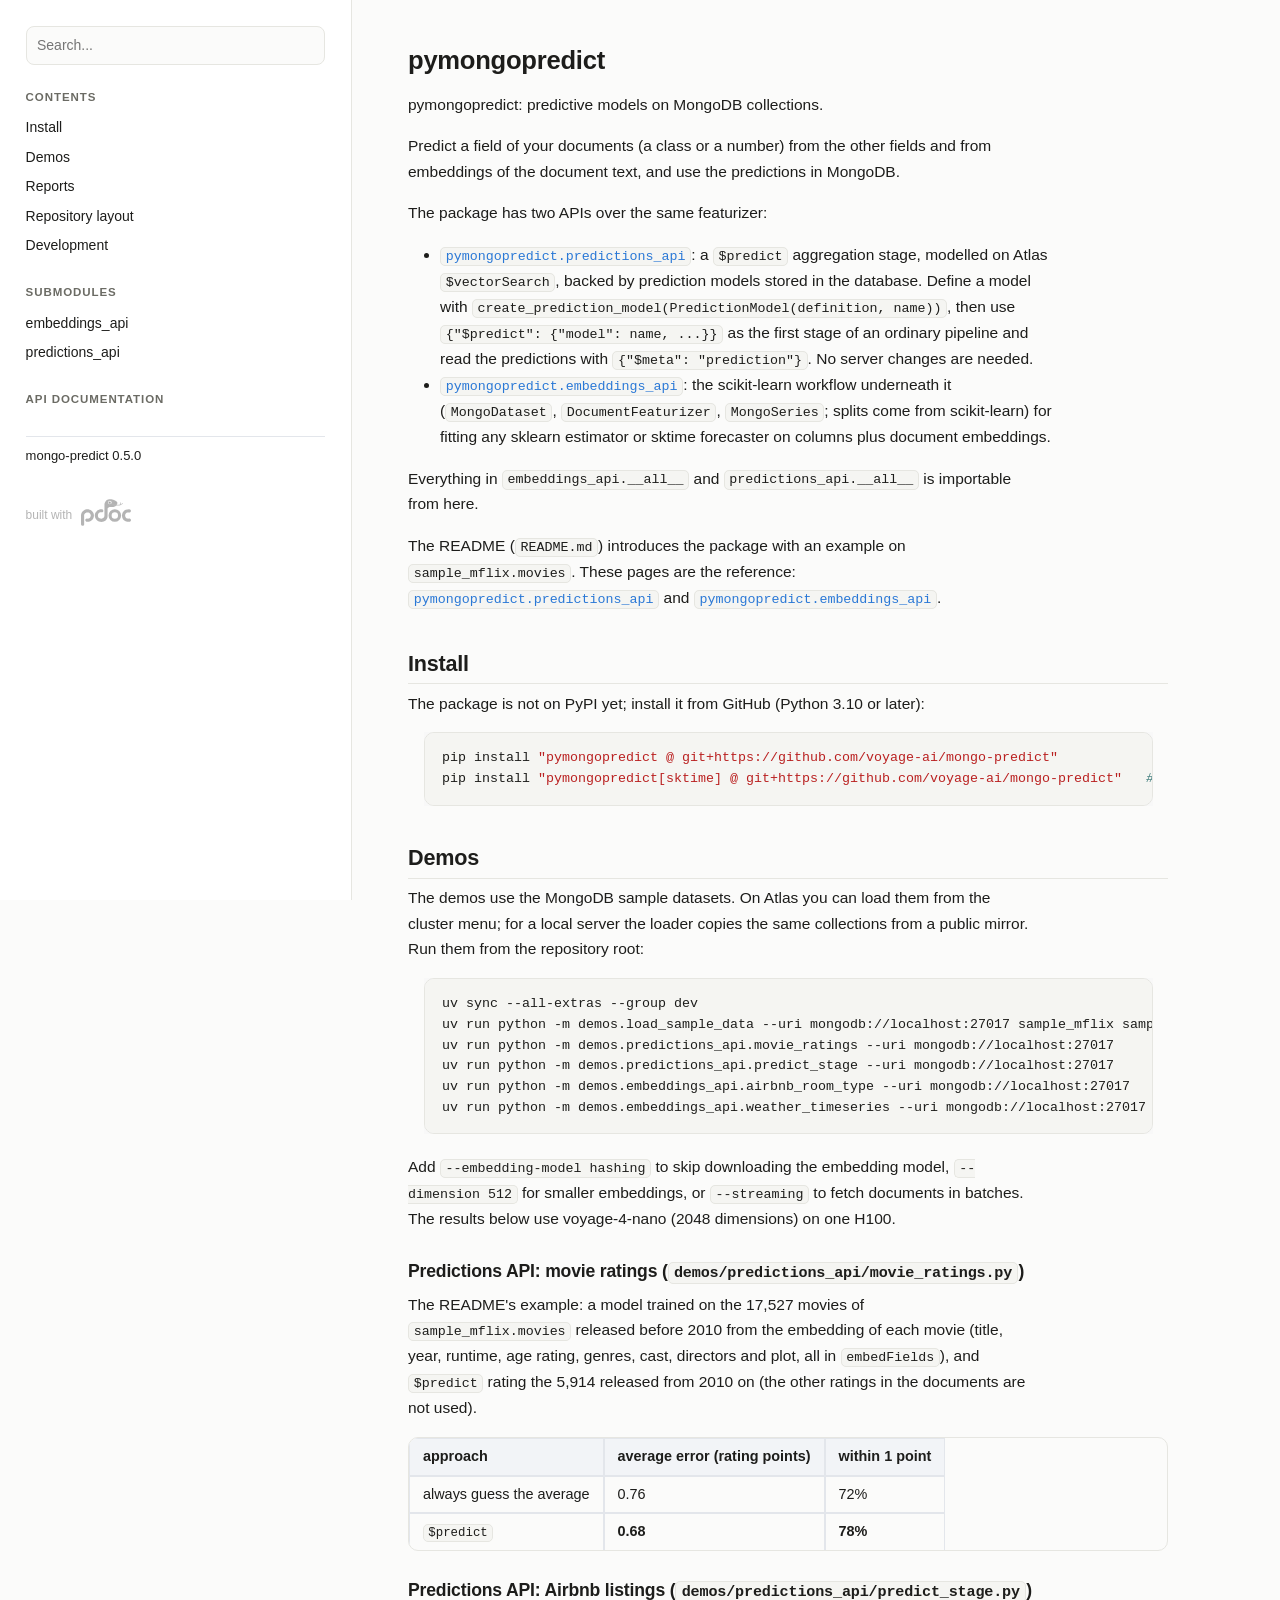
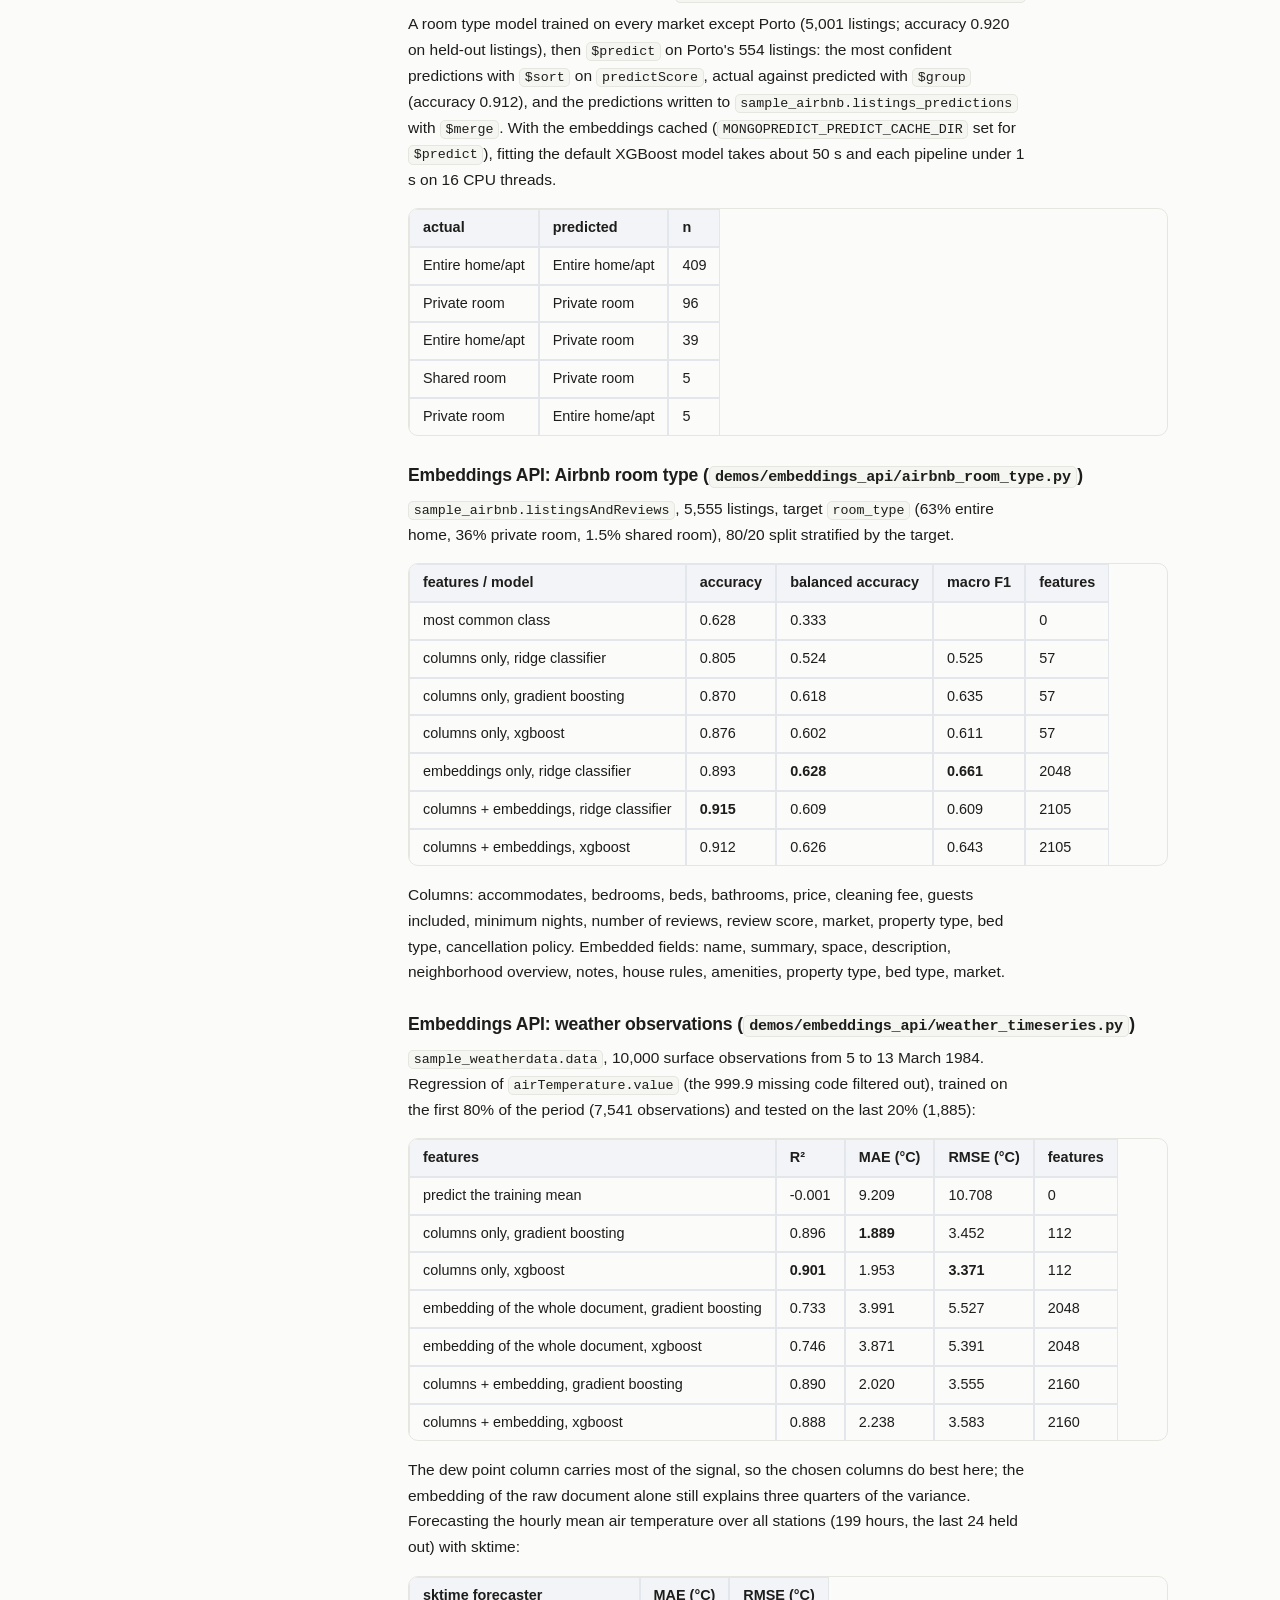
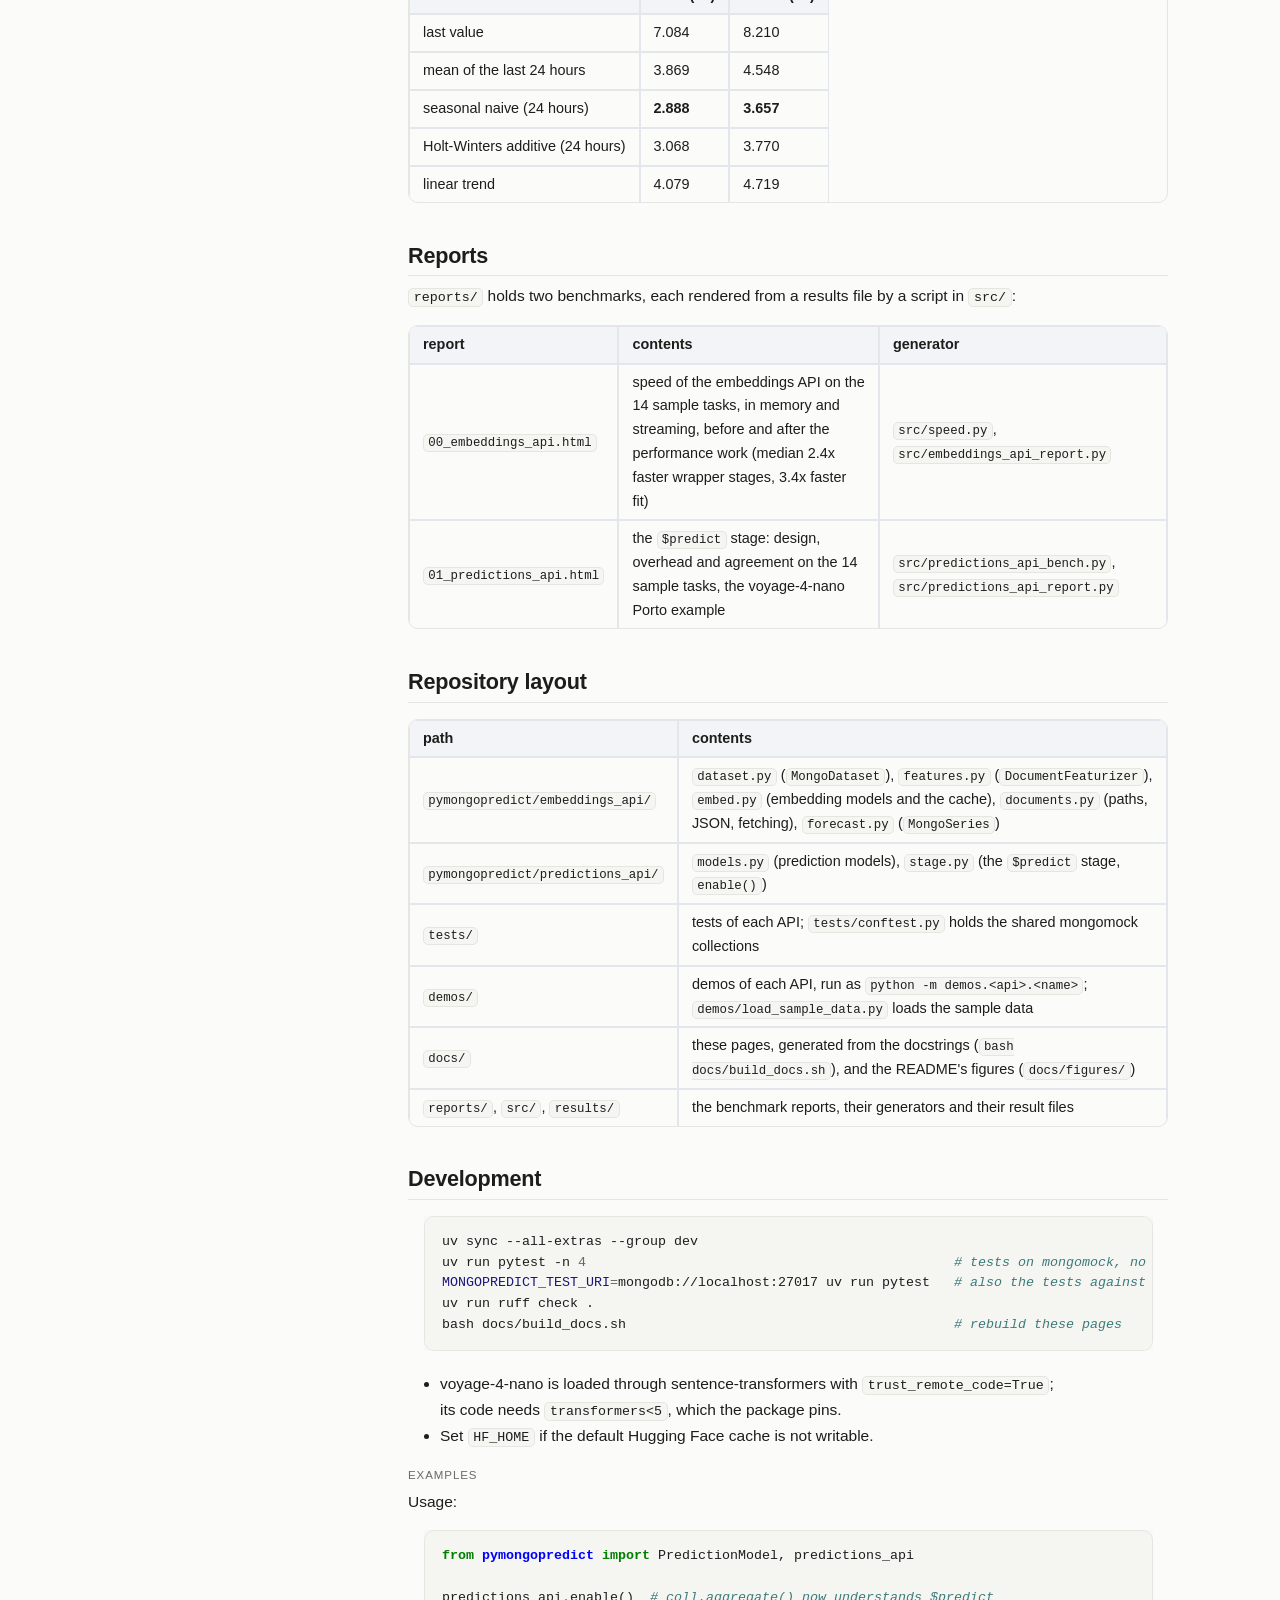
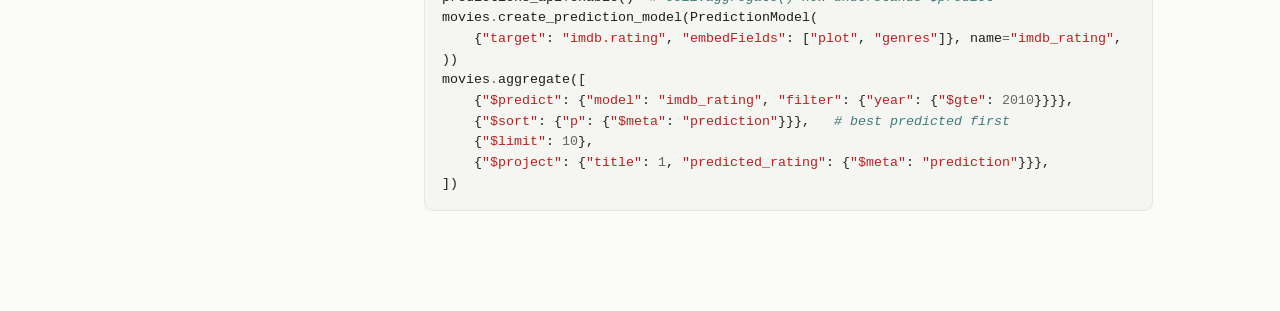
<file: docs/index.html>
<!doctype html>
<html>
<head>
    <meta charset="utf-8">
    <meta http-equiv="refresh" content="0; url=./pymongopredict.html"/>
<!-- mongopredict-theme -->
<style>/* Theme added to every pdoc page by docs/_postprocess.py (light, and dark from the system setting). */
.pdoc{--text:#1d1d1b;--muted:#6b6b64;--link:#2a78d6;--link-hover:#1b5fb0;--code:#f5f5f2;--active:#fff6d6;
      --accent:#f2f4f7;--accent2:#e3e6eb;--nav-hover:rgba(42,120,214,.08);--name:#1b5fb0;--def:#8a3ffc;
      --annotation:#0a7f6f;--border:#e6e6e1;--surface:#fff;--chip:#eef4fc}
:root{--pdoc-background:#fbfbfa}
@media (prefers-color-scheme: dark){
  :root{--pdoc-background:#111110}
  .pdoc{--text:#ecebe6;--muted:#a3a29a;--link:#6aa8f5;--link-hover:#9cc6fa;--code:#1b1b19;--active:#3a3420;
        --accent:#1d1d1b;--accent2:#2a2a27;--nav-hover:rgba(106,168,245,.10);--name:#8ab8f7;--def:#c39bff;
        --annotation:#4fd1bd;--border:#2c2c29;--surface:#171715;--chip:#1c2a3d}
}
html,body{background:var(--pdoc-background)}
.pdoc{font-family:Inter,-apple-system,"Segoe UI",Roboto,Helvetica,Arial,sans-serif;font-size:15.5px;line-height:1.65;
      -webkit-font-smoothing:antialiased;color:var(--text)}
.pdoc code,.pdoc pre,.pdoc .signature{font-family:"JetBrains Mono",ui-monospace,SFMono-Regular,Menlo,Consolas,monospace;
      font-size:.86em}
@media (min-width:770px){main.pdoc{padding:2.5rem 3rem 4rem calc(var(--sidebar-width) + 3.5rem)}}
.pdoc h1,.pdoc h2,.pdoc h3,.pdoc h4{font-weight:650;letter-spacing:-.01em;line-height:1.25}
.pdoc h1{font-size:1.9rem;margin:.2rem 0 1rem}
.pdoc h2{font-size:1.35rem;margin-top:2.2rem;padding-bottom:.35rem;border-bottom:1px solid var(--border)}
.pdoc h3{font-size:1.1rem;margin-top:1.6rem}
.pdoc a{text-decoration:none}
.pdoc a:hover{text-decoration:underline;text-underline-offset:3px}
.pdoc .modulename{font-size:1.6rem;font-weight:700;margin-bottom:.5rem}
/* inline code */
.pdoc :not(pre)>code{background:var(--code);border:1px solid var(--border);border-radius:5px;padding:.08em .35em}
/* code blocks */
.pdoc .pdoc-code{position:relative;margin:1rem 0 1.25rem}
.pdoc .pdoc-code pre,.pdoc pre{background:var(--code) !important;border:1px solid var(--border);border-radius:10px;
      padding:.95rem 1.1rem;line-height:1.55;overflow-x:auto}
.pdoc .mp-copy{position:absolute;top:.5rem;right:.5rem;font:500 12px/1 Inter,-apple-system,"Segoe UI",sans-serif;
      color:var(--muted);background:var(--surface);border:1px solid var(--border);border-radius:6px;padding:.35rem .55rem;
      cursor:pointer;opacity:0;transition:opacity .15s}
.pdoc .pdoc-code:hover .mp-copy,.pdoc .mp-copy:focus{opacity:1}
.pdoc .mp-copy.done{color:var(--link)}
/* each class and function as a card */
main.pdoc > section[id]{background:var(--surface);border:1px solid var(--border);border-radius:14px;
      padding:1.2rem 1.5rem 1rem;margin:1.5rem 0;box-shadow:0 1px 3px rgba(0,0,0,.05)}
.pdoc .classattr{border-top:1px solid var(--border);padding-top:.9rem;margin-top:.9rem}
.pdoc .attr{background:none;border:0;padding:0;margin:0 0 .4rem;font-size:1.02rem}
.pdoc .signature{display:block;margin-top:.5rem;padding:.6rem .85rem;white-space:pre-wrap;
      background:var(--code) !important;border:1px solid var(--border);border-radius:8px}
.pdoc .def{color:var(--def);font-weight:600}
.pdoc .name{color:var(--name);font-weight:650}
.pdoc .annotation{color:var(--annotation)}
.pdoc .headerlink{opacity:0;transition:opacity .15s}
.pdoc .attr:hover .headerlink,.pdoc h2:hover .headerlink{opacity:.6}
.pdoc .docstring{margin-top:.6rem}
.pdoc .docstring > p,.pdoc .docstring li{max-width:72ch}
/* numpy sections: Parameters / Returns / Raises headers */
.pdoc .docstring h6{font-size:.72rem;letter-spacing:.08em;text-transform:uppercase;color:var(--muted);margin:1.2rem 0 .4rem}
.pdoc .docstring dl dt code,.pdoc .docstring dt{font-weight:600}
/* tables */
.pdoc table{border-collapse:separate;border-spacing:0;width:auto;border:1px solid var(--border);border-radius:10px;
      overflow:hidden;margin:1rem 0;font-size:.93em}
.pdoc th{background:var(--accent);text-align:left;font-weight:600}
.pdoc th,.pdoc td{padding:.5rem .8rem;border-bottom:1px solid var(--border)}
.pdoc tr:last-child td{border-bottom:0}
.pdoc tbody tr:hover td{background:var(--nav-hover)}
/* sidebar */
nav.pdoc{background:var(--surface);border-right:1px solid var(--border);box-shadow:none;font-size:14px}
nav.pdoc a:hover{text-decoration:none}
nav.pdoc li{border-radius:6px}
nav.pdoc h2{font-size:.72rem;letter-spacing:.08em;text-transform:uppercase;color:var(--muted);border:0;margin-top:1.4rem}
nav.pdoc input[type=search]{border:1px solid var(--border);border-radius:8px;background:var(--pdoc-background);
      color:var(--text);padding:.45rem .65rem}
.pdoc .attribution{color:var(--muted);font-size:12px}

@media (prefers-color-scheme: dark){
pre { line-height: 125%; }
td.linenos .normal { color: #6e7681; background-color: #0d1117; padding-left: 5px; padding-right: 5px; }
span.linenos { color: #6e7681; background-color: #0d1117; padding-left: 5px; padding-right: 5px; }
td.linenos .special { color: #e6edf3; background-color: #6e7681; padding-left: 5px; padding-right: 5px; }
span.linenos.special { color: #e6edf3; background-color: #6e7681; padding-left: 5px; padding-right: 5px; }
.pdoc .pdoc-code .hll { background-color: #6e7681 }
.pdoc .pdoc-code { background: #0d1117; color: #E6EDF3 }
.pdoc .pdoc-code .c { color: #8B949E; font-style: italic } /* Comment */
.pdoc .pdoc-code .err { color: #F85149 } /* Error */
.pdoc .pdoc-code .esc { color: #E6EDF3 } /* Escape */
.pdoc .pdoc-code .g { color: #E6EDF3 } /* Generic */
.pdoc .pdoc-code .k { color: #FF7B72 } /* Keyword */
.pdoc .pdoc-code .l { color: #A5D6FF } /* Literal */
.pdoc .pdoc-code .n { color: #E6EDF3 } /* Name */
.pdoc .pdoc-code .o { color: #FF7B72; font-weight: bold } /* Operator */
.pdoc .pdoc-code .x { color: #E6EDF3 } /* Other */
.pdoc .pdoc-code .p { color: #E6EDF3 } /* Punctuation */
.pdoc .pdoc-code .ch { color: #8B949E; font-style: italic } /* Comment.Hashbang */
.pdoc .pdoc-code .cm { color: #8B949E; font-style: italic } /* Comment.Multiline */
.pdoc .pdoc-code .cp { color: #8B949E; font-weight: bold; font-style: italic } /* Comment.Preproc */
.pdoc .pdoc-code .cpf { color: #8B949E; font-style: italic } /* Comment.PreprocFile */
.pdoc .pdoc-code .c1 { color: #8B949E; font-style: italic } /* Comment.Single */
.pdoc .pdoc-code .cs { color: #8B949E; font-weight: bold; font-style: italic } /* Comment.Special */
.pdoc .pdoc-code .gd { color: #FFA198; background-color: #490202 } /* Generic.Deleted */
.pdoc .pdoc-code .ge { color: #E6EDF3; font-style: italic } /* Generic.Emph */
.pdoc .pdoc-code .ges { color: #E6EDF3; font-weight: bold; font-style: italic } /* Generic.EmphStrong */
.pdoc .pdoc-code .gr { color: #FFA198 } /* Generic.Error */
.pdoc .pdoc-code .gh { color: #79C0FF; font-weight: bold } /* Generic.Heading */
.pdoc .pdoc-code .gi { color: #56D364; background-color: #0F5323 } /* Generic.Inserted */
.pdoc .pdoc-code .go { color: #8B949E } /* Generic.Output */
.pdoc .pdoc-code .gp { color: #8B949E } /* Generic.Prompt */
.pdoc .pdoc-code .gs { color: #E6EDF3; font-weight: bold } /* Generic.Strong */
.pdoc .pdoc-code .gu { color: #79C0FF } /* Generic.Subheading */
.pdoc .pdoc-code .gt { color: #FF7B72 } /* Generic.Traceback */
.pdoc .pdoc-code .g-Underline { color: #E6EDF3; text-decoration: underline } /* Generic.Underline */
.pdoc .pdoc-code .kc { color: #79C0FF } /* Keyword.Constant */
.pdoc .pdoc-code .kd { color: #FF7B72 } /* Keyword.Declaration */
.pdoc .pdoc-code .kn { color: #FF7B72 } /* Keyword.Namespace */
.pdoc .pdoc-code .kp { color: #79C0FF } /* Keyword.Pseudo */
.pdoc .pdoc-code .kr { color: #FF7B72 } /* Keyword.Reserved */
.pdoc .pdoc-code .kt { color: #FF7B72 } /* Keyword.Type */
.pdoc .pdoc-code .ld { color: #79C0FF } /* Literal.Date */
.pdoc .pdoc-code .m { color: #A5D6FF } /* Literal.Number */
.pdoc .pdoc-code .s { color: #A5D6FF } /* Literal.String */
.pdoc .pdoc-code .na { color: #E6EDF3 } /* Name.Attribute */
.pdoc .pdoc-code .nb { color: #E6EDF3 } /* Name.Builtin */
.pdoc .pdoc-code .nc { color: #F0883E; font-weight: bold } /* Name.Class */
.pdoc .pdoc-code .no { color: #79C0FF; font-weight: bold } /* Name.Constant */
.pdoc .pdoc-code .nd { color: #D2A8FF; font-weight: bold } /* Name.Decorator */
.pdoc .pdoc-code .ni { color: #FFA657 } /* Name.Entity */
.pdoc .pdoc-code .ne { color: #F0883E; font-weight: bold } /* Name.Exception */
.pdoc .pdoc-code .nf { color: #D2A8FF; font-weight: bold } /* Name.Function */
.pdoc .pdoc-code .nl { color: #79C0FF; font-weight: bold } /* Name.Label */
.pdoc .pdoc-code .nn { color: #FF7B72 } /* Name.Namespace */
.pdoc .pdoc-code .nx { color: #E6EDF3 } /* Name.Other */
.pdoc .pdoc-code .py { color: #79C0FF } /* Name.Property */
.pdoc .pdoc-code .nt { color: #7EE787 } /* Name.Tag */
.pdoc .pdoc-code .nv { color: #79C0FF } /* Name.Variable */
.pdoc .pdoc-code .ow { color: #FF7B72; font-weight: bold } /* Operator.Word */
.pdoc .pdoc-code .pm { color: #E6EDF3 } /* Punctuation.Marker */
.pdoc .pdoc-code .w { color: #6E7681 } /* Text.Whitespace */
.pdoc .pdoc-code .mb { color: #A5D6FF } /* Literal.Number.Bin */
.pdoc .pdoc-code .mf { color: #A5D6FF } /* Literal.Number.Float */
.pdoc .pdoc-code .mh { color: #A5D6FF } /* Literal.Number.Hex */
.pdoc .pdoc-code .mi { color: #A5D6FF } /* Literal.Number.Integer */
.pdoc .pdoc-code .mo { color: #A5D6FF } /* Literal.Number.Oct */
.pdoc .pdoc-code .sa { color: #79C0FF } /* Literal.String.Affix */
.pdoc .pdoc-code .sb { color: #A5D6FF } /* Literal.String.Backtick */
.pdoc .pdoc-code .sc { color: #A5D6FF } /* Literal.String.Char */
.pdoc .pdoc-code .dl { color: #79C0FF } /* Literal.String.Delimiter */
.pdoc .pdoc-code .sd { color: #A5D6FF } /* Literal.String.Doc */
.pdoc .pdoc-code .s2 { color: #A5D6FF } /* Literal.String.Double */
.pdoc .pdoc-code .se { color: #79C0FF } /* Literal.String.Escape */
.pdoc .pdoc-code .sh { color: #79C0FF } /* Literal.String.Heredoc */
.pdoc .pdoc-code .si { color: #A5D6FF } /* Literal.String.Interpol */
.pdoc .pdoc-code .sx { color: #A5D6FF } /* Literal.String.Other */
.pdoc .pdoc-code .sr { color: #79C0FF } /* Literal.String.Regex */
.pdoc .pdoc-code .s1 { color: #A5D6FF } /* Literal.String.Single */
.pdoc .pdoc-code .ss { color: #A5D6FF } /* Literal.String.Symbol */
.pdoc .pdoc-code .bp { color: #E6EDF3 } /* Name.Builtin.Pseudo */
.pdoc .pdoc-code .fm { color: #D2A8FF; font-weight: bold } /* Name.Function.Magic */
.pdoc .pdoc-code .vc { color: #79C0FF } /* Name.Variable.Class */
.pdoc .pdoc-code .vg { color: #79C0FF } /* Name.Variable.Global */
.pdoc .pdoc-code .vi { color: #79C0FF } /* Name.Variable.Instance */
.pdoc .pdoc-code .vm { color: #79C0FF } /* Name.Variable.Magic */
.pdoc .pdoc-code .il { color: #A5D6FF } /* Literal.Number.Integer.Long */
}</style>
</head>
</html>
<script>
document.querySelectorAll('.pdoc .pdoc-code').forEach(function (box) {
  if (box.querySelector('.mp-copy')) return;
  var b = document.createElement('button');
  b.className = 'mp-copy'; b.type = 'button'; b.textContent = 'Copy';
  b.addEventListener('click', function () {
    var text = box.querySelector('pre').innerText;
    navigator.clipboard.writeText(text).then(function () {
      b.textContent = 'Copied'; b.classList.add('done');
      setTimeout(function () { b.textContent = 'Copy'; b.classList.remove('done'); }, 1400);
    });
  });
  box.appendChild(b);
});
</script>
</file>
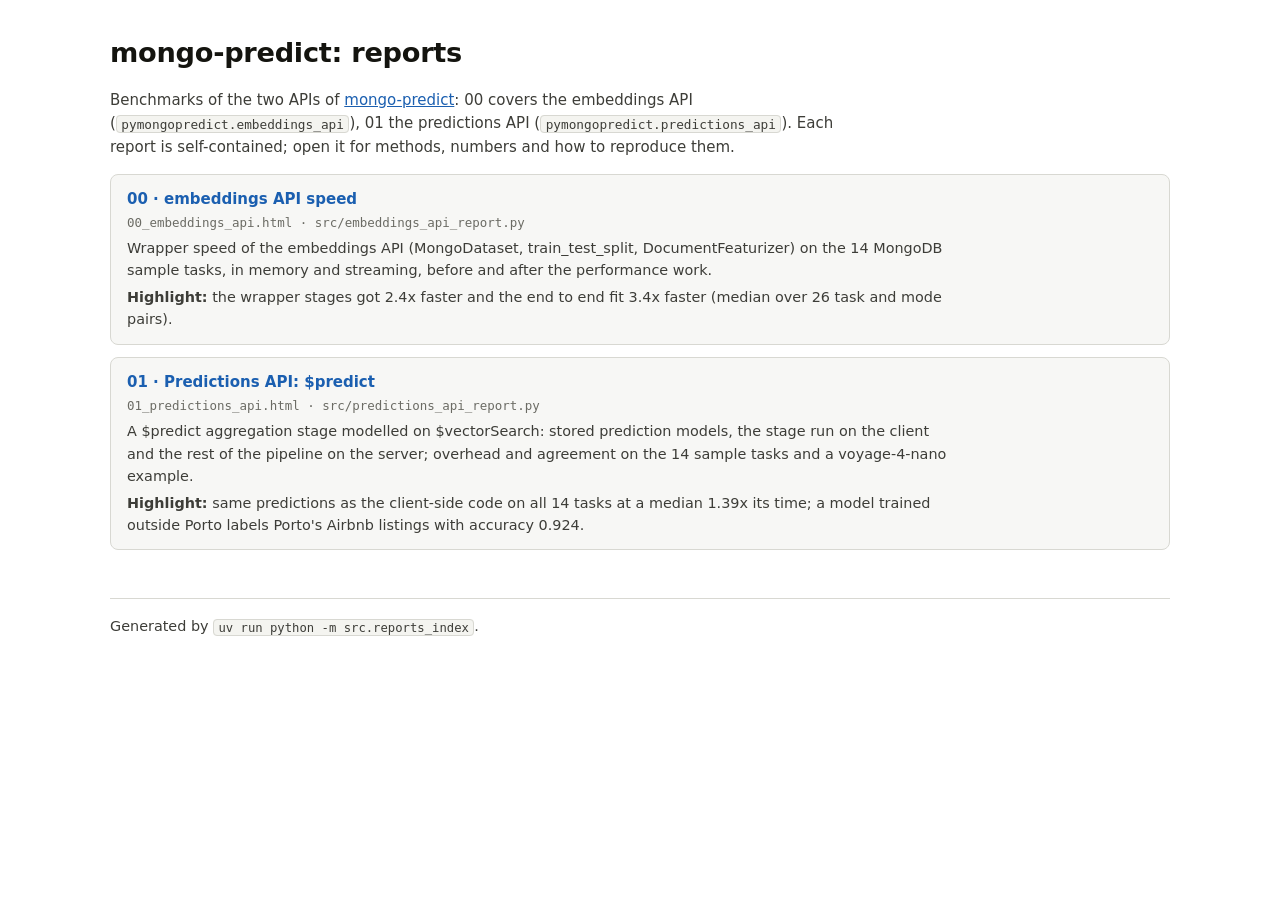
<file: reports/index.html>
<!doctype html><html lang="en"><head><meta charset="utf-8">
<meta name="viewport" content="width=device-width,initial-scale=1">
<title>mongo-predict reports</title>
<style>
:root { --surface-0:#ffffff; --surface-1:#f7f7f5; --surface-2:#ecece7; --border:#d8d8d2;
  --text-1:#14140f; --text-2:#3d3d38; --text-3:#6b6b64; --accent:#1b5fb0; --callout:#eef4fd;
  --good:#1b5fb0; --bad:#c0392b; --code-bg:#f4f4f0; --radius:8px; }
* { box-sizing:border-box; }
body { font:15px/1.55 system-ui,-apple-system,"Segoe UI",Roboto,Helvetica,Arial,sans-serif;
  color:var(--text-1); background:var(--surface-0); max-width:1100px; margin:0 auto; padding:2rem 1.25rem 4rem; }
h1 { font-size:1.7rem; margin:0 0 .25rem; letter-spacing:-.01em; }
h2 { font-size:1.2rem; margin:2.2rem 0 .8rem; padding-bottom:.35rem; border-bottom:1px solid var(--border); }
h3 { font-size:1rem; margin:1.4rem 0 .4rem; }
p, li { color:var(--text-2); max-width:80ch; }
a { color:var(--accent); }
code { font-family:ui-monospace,Menlo,monospace; font-size:.85em; background:var(--code-bg);
  border:1px solid var(--border); border-radius:4px; padding:.05em .35em; }
pre { background:var(--code-bg); border:1px solid var(--border); border-radius:var(--radius); padding:1rem 1.1rem;
  white-space:pre-wrap; overflow-wrap:anywhere; font-family:ui-monospace,Menlo,monospace; font-size:.8rem;
  line-height:1.5; color:var(--text-2); }
.wrap { overflow-x:auto; }
table { border-collapse:collapse; width:100%; font-size:.82rem; background:var(--surface-1);
  border:1px solid var(--border); border-radius:var(--radius); overflow:hidden; margin:.6rem 0; }
th,td { text-align:right; padding:.4rem .6rem; border-bottom:1px solid var(--border); white-space:nowrap;
  font-variant-numeric:tabular-nums; }
th:first-child,td:first-child { text-align:left; }
th { color:var(--text-2); font-weight:600; background:var(--surface-0); position:sticky; top:0; }
tr:last-child td { border-bottom:none; }
tr.avg td { background:var(--callout); font-weight:600; border-top:2px solid var(--border); }
td.txt { white-space:normal; text-align:left; }
tr.span td { background:var(--surface-0); text-align:left; white-space:nowrap; }
.pos { color:var(--good); } .neg { color:var(--bad); }
.tiles { display:flex; flex-wrap:wrap; gap:.9rem; margin:1rem 0; }
.tile { background:var(--surface-1); border:1px solid var(--border); border-radius:var(--radius);
  padding:.85rem 1rem; min-width:150px; }
.tile .num { font-size:1.5rem; font-weight:650; letter-spacing:-.02em; line-height:1.1; }
.tile .lbl { color:var(--text-2); font-size:.82rem; margin-top:.2rem; max-width:22ch; }
.callout { background:var(--callout); border:1px solid var(--border); border-radius:var(--radius);
  padding:1rem 1.15rem; margin:1rem 0; }
details { margin:.8rem 0; border:1px solid var(--border); border-radius:var(--radius); padding:.4rem .9rem; background:var(--surface-1); }
summary { cursor:pointer; font-weight:600; color:var(--text-2); }
header.top { display:flex; justify-content:space-between; align-items:baseline; border-bottom:1px solid var(--border);
  padding-bottom:.5rem; margin-bottom:1.2rem; font-size:.9rem; color:var(--text-2); }
.note { color:var(--text-3); font-size:.9rem; }
caption { caption-side:top; text-align:center; color:var(--text-3); font-size:.8rem; padding:0 0 4px; }
footer { margin-top:3rem; padding-top:1rem; border-top:1px solid var(--border); color:var(--text-2); font-size:.9rem; }

.lead { max-width:80ch; }
.card { background:var(--surface-1); border:1px solid var(--border);
  border-radius:var(--radius); padding:.8rem 1rem; margin:.8rem 0; }
.card .t { font-weight:650; }
.card .t a { text-decoration:none; }
.card .f { font-family:ui-monospace,Menlo,monospace; font-size:.78rem; color:var(--text-3); margin:.1rem 0 .3rem; }
.card .d, .card .h { color:var(--text-2); font-size:.9rem; max-width:90ch; }
.card .h { margin-top:.3rem; }
</style></head>
<body>
<h1>mongo-predict: reports</h1>
<p class="lead">Benchmarks of the two APIs of <a href="https://github.com/voyage-ai/mongo-predict">mongo-predict</a>: 00 covers
the embeddings API (<code>pymongopredict.embeddings_api</code>), 01 the predictions API (<code>pymongopredict.predictions_api</code>). Each report
is self-contained; open it for methods, numbers and how to reproduce them.</p>
<div class="card"><div class="t"><a href="00_embeddings_api.html">00 · embeddings API speed</a></div><div class="f">00_embeddings_api.html · src/embeddings_api_report.py</div><div class="d">Wrapper speed of the embeddings API (MongoDataset, train_test_split, DocumentFeaturizer) on the 14 MongoDB sample tasks, in memory and streaming, before and after the performance work.</div><div class="h"><b>Highlight:</b> the wrapper stages got 2.4x faster and the end to end fit 3.4x faster (median over 26 task and mode pairs).</div></div><div class="card"><div class="t"><a href="01_predictions_api.html">01 · Predictions API: $predict</a></div><div class="f">01_predictions_api.html · src/predictions_api_report.py</div><div class="d">A $predict aggregation stage modelled on $vectorSearch: stored prediction models, the stage run on the client and the rest of the pipeline on the server; overhead and agreement on the 14 sample tasks and a voyage-4-nano example.</div><div class="h"><b>Highlight:</b> same predictions as the client-side code on all 14 tasks at a median 1.39x its time; a model trained outside Porto labels Porto&#x27;s Airbnb listings with accuracy 0.924.</div></div>
<footer>Generated by <code>uv run python -m src.reports_index</code>.</footer>
</body></html>
</file>
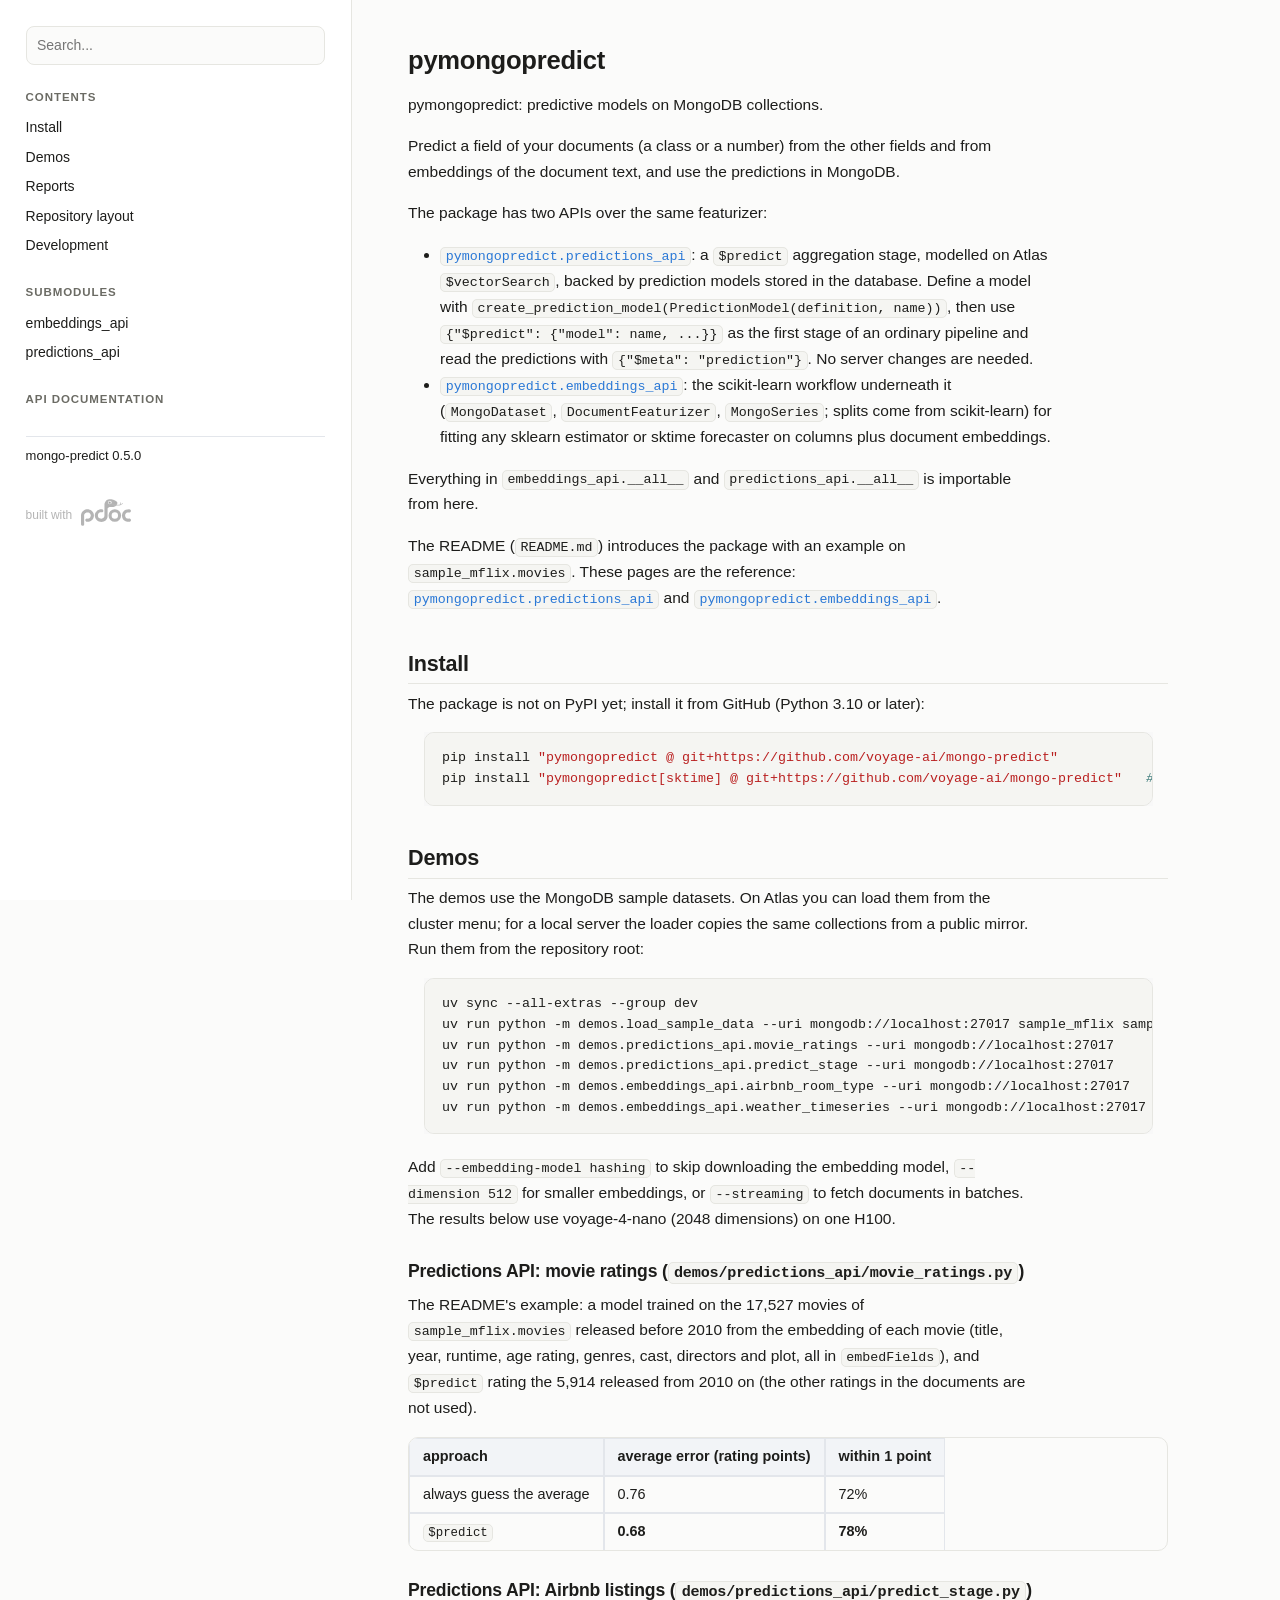
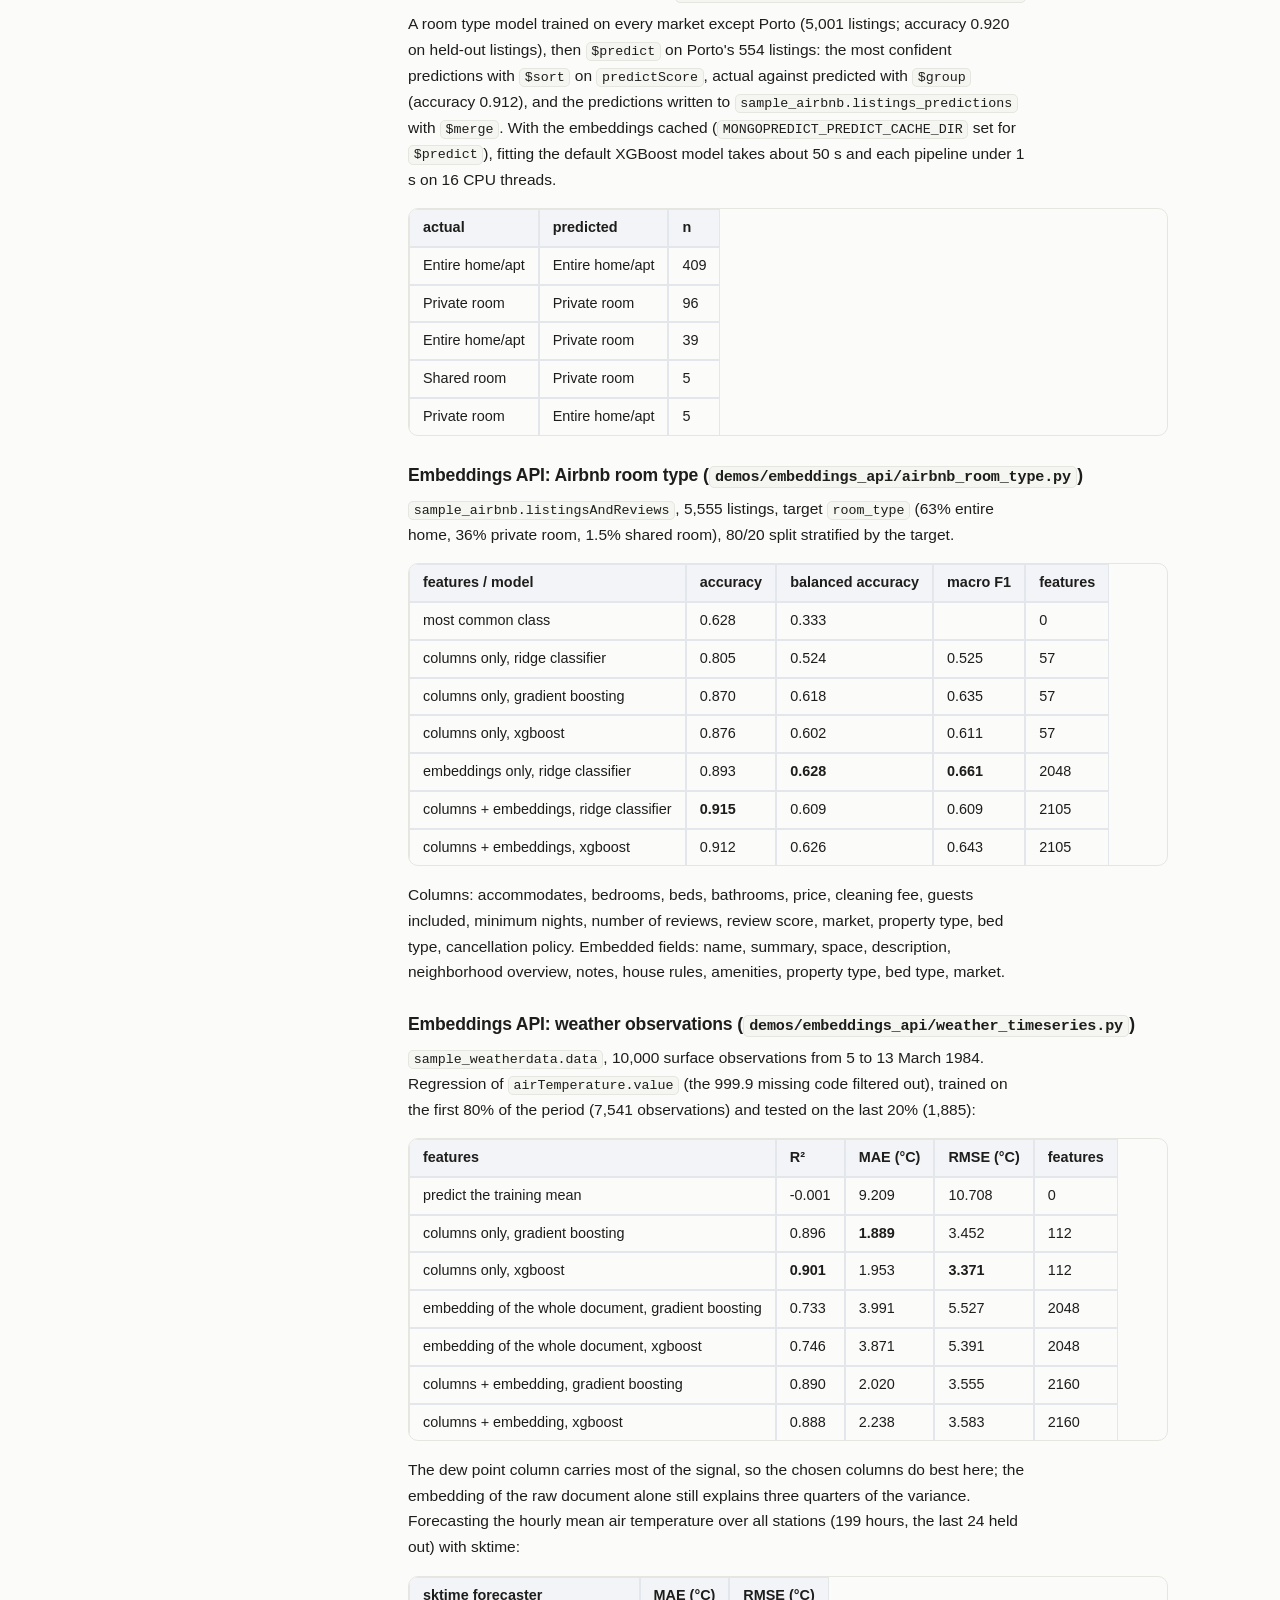
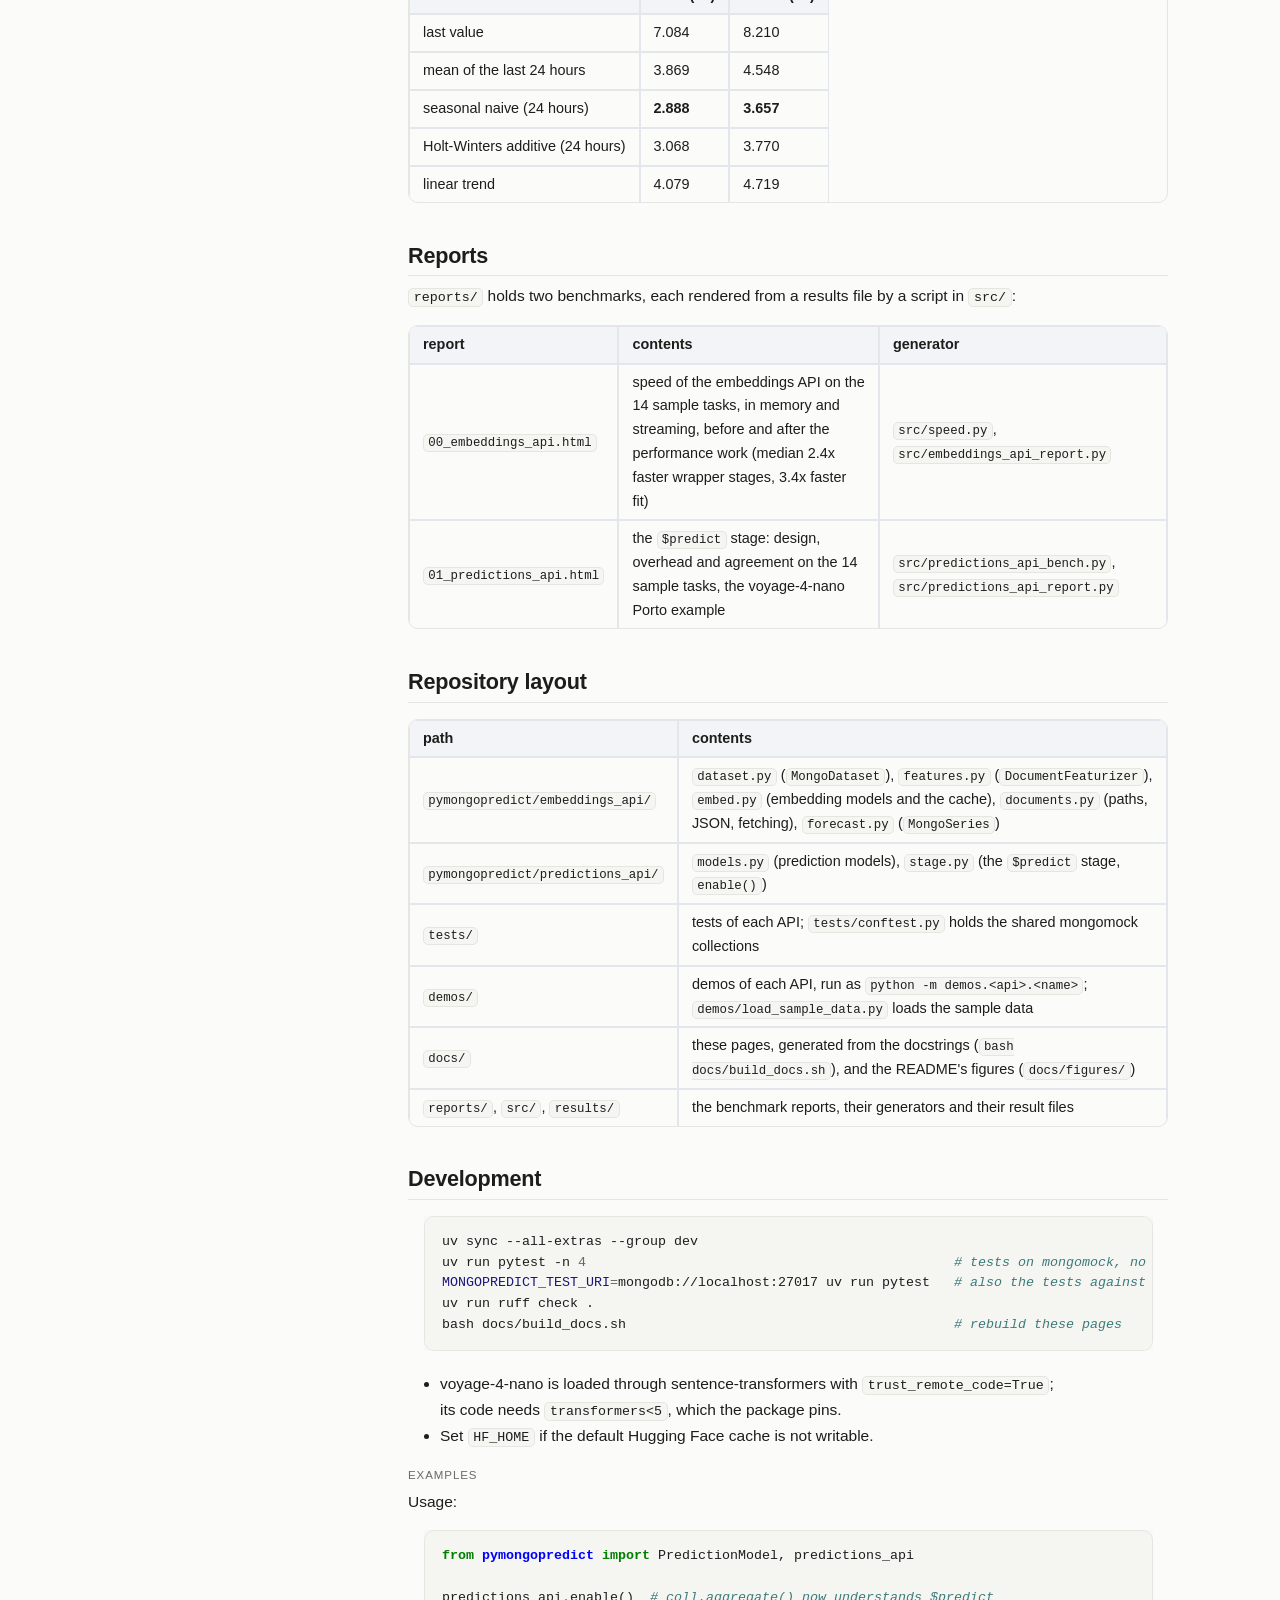
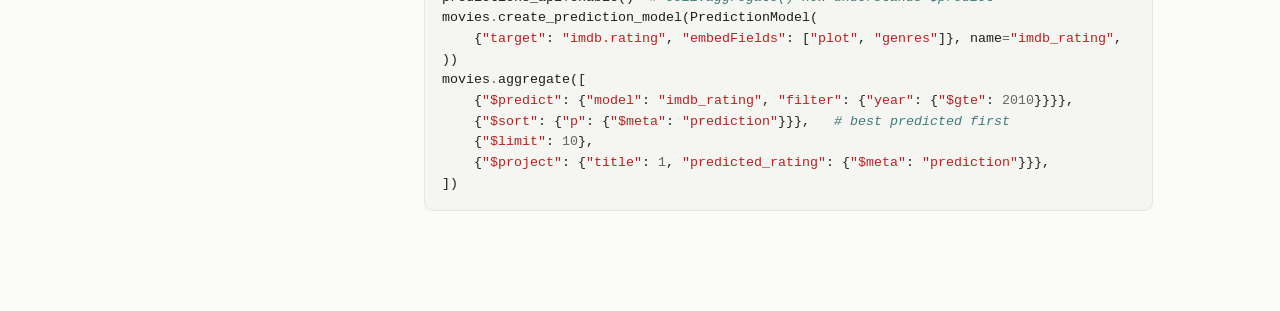
<file: docs/pymongopredict.html>
<!doctype html>
<html lang="en">
<head>
    <meta charset="utf-8">
    <meta name="viewport" content="width=device-width, initial-scale=1">
    <meta name="generator" content="pdoc 16.0.0"/>
    <title>pymongopredict API documentation</title>

    <style>/*! * Bootstrap Reboot v5.0.0 (https://getbootstrap.com/) * Copyright 2011-2021 The Bootstrap Authors * Copyright 2011-2021 Twitter, Inc. * Licensed under MIT (https://github.com/twbs/bootstrap/blob/main/LICENSE) * Forked from Normalize.css, licensed MIT (https://github.com/necolas/normalize.css/blob/master/LICENSE.md) */*,::after,::before{box-sizing:border-box}@media (prefers-reduced-motion:no-preference){:root{scroll-behavior:smooth}}body{margin:0;font-family:system-ui,-apple-system,"Segoe UI",Roboto,"Helvetica Neue",Arial,"Noto Sans","Liberation Sans",sans-serif,"Apple Color Emoji","Segoe UI Emoji","Segoe UI Symbol","Noto Color Emoji";font-size:1rem;font-weight:400;line-height:1.5;color:#212529;background-color:#fff;-webkit-text-size-adjust:100%;-webkit-tap-highlight-color:transparent}hr{margin:1rem 0;color:inherit;background-color:currentColor;border:0;opacity:.25}hr:not([size]){height:1px}h1,h2,h3,h4,h5,h6{margin-top:0;margin-bottom:.5rem;font-weight:500;line-height:1.2}h1{font-size:calc(1.375rem + 1.5vw)}@media (min-width:1200px){h1{font-size:2.5rem}}h2{font-size:calc(1.325rem + .9vw)}@media (min-width:1200px){h2{font-size:2rem}}h3{font-size:calc(1.3rem + .6vw)}@media (min-width:1200px){h3{font-size:1.75rem}}h4{font-size:calc(1.275rem + .3vw)}@media (min-width:1200px){h4{font-size:1.5rem}}h5{font-size:1.25rem}h6{font-size:1rem}p{margin-top:0;margin-bottom:1rem}abbr[data-bs-original-title],abbr[title]{-webkit-text-decoration:underline dotted;text-decoration:underline dotted;cursor:help;-webkit-text-decoration-skip-ink:none;text-decoration-skip-ink:none}address{margin-bottom:1rem;font-style:normal;line-height:inherit}ol,ul{padding-left:2rem}dl,ol,ul{margin-top:0;margin-bottom:1rem}ol ol,ol ul,ul ol,ul ul{margin-bottom:0}dt{font-weight:700}dd{margin-bottom:.5rem;margin-left:0}blockquote{margin:0 0 1rem}b,strong{font-weight:bolder}small{font-size:.875em}mark{padding:.2em;background-color:#fcf8e3}sub,sup{position:relative;font-size:.75em;line-height:0;vertical-align:baseline}sub{bottom:-.25em}sup{top:-.5em}a{color:#0d6efd;text-decoration:underline}a:hover{color:#0a58ca}a:not([href]):not([class]),a:not([href]):not([class]):hover{color:inherit;text-decoration:none}code,kbd,pre,samp{font-family:SFMono-Regular,Menlo,Monaco,Consolas,"Liberation Mono","Courier New",monospace;font-size:1em;direction:ltr;unicode-bidi:bidi-override}pre{display:block;margin-top:0;margin-bottom:1rem;overflow:auto;font-size:.875em}pre code{font-size:inherit;color:inherit;word-break:normal}code{font-size:.875em;color:#d63384;word-wrap:break-word}a>code{color:inherit}kbd{padding:.2rem .4rem;font-size:.875em;color:#fff;background-color:#212529;border-radius:.2rem}kbd kbd{padding:0;font-size:1em;font-weight:700}figure{margin:0 0 1rem}img,svg{vertical-align:middle}table{caption-side:bottom;border-collapse:collapse}caption{padding-top:.5rem;padding-bottom:.5rem;color:#6c757d;text-align:left}th{text-align:inherit;text-align:-webkit-match-parent}tbody,td,tfoot,th,thead,tr{border-color:inherit;border-style:solid;border-width:0}label{display:inline-block}button{border-radius:0}button:focus:not(:focus-visible){outline:0}button,input,optgroup,select,textarea{margin:0;font-family:inherit;font-size:inherit;line-height:inherit}button,select{text-transform:none}[role=button]{cursor:pointer}select{word-wrap:normal}select:disabled{opacity:1}[list]::-webkit-calendar-picker-indicator{display:none}[type=button],[type=reset],[type=submit],button{-webkit-appearance:button}[type=button]:not(:disabled),[type=reset]:not(:disabled),[type=submit]:not(:disabled),button:not(:disabled){cursor:pointer}::-moz-focus-inner{padding:0;border-style:none}textarea{resize:vertical}fieldset{min-width:0;padding:0;margin:0;border:0}legend{float:left;width:100%;padding:0;margin-bottom:.5rem;font-size:calc(1.275rem + .3vw);line-height:inherit}@media (min-width:1200px){legend{font-size:1.5rem}}legend+*{clear:left}::-webkit-datetime-edit-day-field,::-webkit-datetime-edit-fields-wrapper,::-webkit-datetime-edit-hour-field,::-webkit-datetime-edit-minute,::-webkit-datetime-edit-month-field,::-webkit-datetime-edit-text,::-webkit-datetime-edit-year-field{padding:0}::-webkit-inner-spin-button{height:auto}[type=search]{outline-offset:-2px;-webkit-appearance:textfield}::-webkit-search-decoration{-webkit-appearance:none}::-webkit-color-swatch-wrapper{padding:0}::file-selector-button{font:inherit}::-webkit-file-upload-button{font:inherit;-webkit-appearance:button}output{display:inline-block}iframe{border:0}summary{display:list-item;cursor:pointer}progress{vertical-align:baseline}[hidden]{display:none!important}</style>
    <style>/*! syntax-highlighting.css */pre{line-height:125%;}span.linenos{color:inherit; background-color:transparent; padding-left:5px; padding-right:20px;}.pdoc-code .hll{background-color:#ffffcc}.pdoc-code{background:#f8f8f8;}.pdoc-code .c{color:#3D7B7B; font-style:italic}.pdoc-code .err{border:1px solid #FF0000}.pdoc-code .k{color:#008000; font-weight:bold}.pdoc-code .o{color:#666666}.pdoc-code .ch{color:#3D7B7B; font-style:italic}.pdoc-code .cm{color:#3D7B7B; font-style:italic}.pdoc-code .cp{color:#9C6500}.pdoc-code .cpf{color:#3D7B7B; font-style:italic}.pdoc-code .c1{color:#3D7B7B; font-style:italic}.pdoc-code .cs{color:#3D7B7B; font-style:italic}.pdoc-code .gd{color:#A00000}.pdoc-code .ge{font-style:italic}.pdoc-code .gr{color:#E40000}.pdoc-code .gh{color:#000080; font-weight:bold}.pdoc-code .gi{color:#008400}.pdoc-code .go{color:#717171}.pdoc-code .gp{color:#000080; font-weight:bold}.pdoc-code .gs{font-weight:bold}.pdoc-code .gu{color:#800080; font-weight:bold}.pdoc-code .gt{color:#0044DD}.pdoc-code .kc{color:#008000; font-weight:bold}.pdoc-code .kd{color:#008000; font-weight:bold}.pdoc-code .kn{color:#008000; font-weight:bold}.pdoc-code .kp{color:#008000}.pdoc-code .kr{color:#008000; font-weight:bold}.pdoc-code .kt{color:#B00040}.pdoc-code .m{color:#666666}.pdoc-code .s{color:#BA2121}.pdoc-code .na{color:#687822}.pdoc-code .nb{color:#008000}.pdoc-code .nc{color:#0000FF; font-weight:bold}.pdoc-code .no{color:#880000}.pdoc-code .nd{color:#AA22FF}.pdoc-code .ni{color:#717171; font-weight:bold}.pdoc-code .ne{color:#CB3F38; font-weight:bold}.pdoc-code .nf{color:#0000FF}.pdoc-code .nl{color:#767600}.pdoc-code .nn{color:#0000FF; font-weight:bold}.pdoc-code .nt{color:#008000; font-weight:bold}.pdoc-code .nv{color:#19177C}.pdoc-code .ow{color:#AA22FF; font-weight:bold}.pdoc-code .w{color:#bbbbbb}.pdoc-code .mb{color:#666666}.pdoc-code .mf{color:#666666}.pdoc-code .mh{color:#666666}.pdoc-code .mi{color:#666666}.pdoc-code .mo{color:#666666}.pdoc-code .sa{color:#BA2121}.pdoc-code .sb{color:#BA2121}.pdoc-code .sc{color:#BA2121}.pdoc-code .dl{color:#BA2121}.pdoc-code .sd{color:#BA2121; font-style:italic}.pdoc-code .s2{color:#BA2121}.pdoc-code .se{color:#AA5D1F; font-weight:bold}.pdoc-code .sh{color:#BA2121}.pdoc-code .si{color:#A45A77; font-weight:bold}.pdoc-code .sx{color:#008000}.pdoc-code .sr{color:#A45A77}.pdoc-code .s1{color:#BA2121}.pdoc-code .ss{color:#19177C}.pdoc-code .bp{color:#008000}.pdoc-code .fm{color:#0000FF}.pdoc-code .vc{color:#19177C}.pdoc-code .vg{color:#19177C}.pdoc-code .vi{color:#19177C}.pdoc-code .vm{color:#19177C}.pdoc-code .il{color:#666666}</style>
    <style>/*! theme.css */:root{--pdoc-background:#fff;}.pdoc{--text:#212529;--muted:#6c757d;--link:#3660a5;--link-hover:#1659c5;--code:#f8f8f8;--active:#fff598;--accent:#eee;--accent2:#c1c1c1;--nav-hover:rgba(255, 255, 255, 0.5);--name:#0066BB;--def:#008800;--annotation:#007020;}</style>
    <style>/*! layout.css */html, body{width:100%;height:100%;}html, main{scroll-behavior:smooth;}body{background-color:var(--pdoc-background);}@media (max-width:769px){#navtoggle{cursor:pointer;position:absolute;width:50px;height:40px;top:1rem;right:1rem;border-color:var(--text);color:var(--text);display:flex;opacity:0.8;z-index:999;}#navtoggle:hover{opacity:1;}#togglestate + div{display:none;}#togglestate:checked + div{display:inherit;}main, header{padding:2rem 3vw;}header + main{margin-top:-3rem;}.git-button{display:none !important;}nav input[type="search"]{max-width:77%;}nav input[type="search"]:first-child{margin-top:-6px;}nav input[type="search"]:valid ~ *{display:none !important;}}@media (min-width:770px){:root{--sidebar-width:clamp(12.5rem, 28vw, 22rem);}nav{position:fixed;overflow:auto;height:100vh;width:var(--sidebar-width);}main, header{padding:3rem 2rem 3rem calc(var(--sidebar-width) + 3rem);width:calc(54rem + var(--sidebar-width));max-width:100%;}header + main{margin-top:-4rem;}#navtoggle{display:none;}}#togglestate{position:absolute;height:0;opacity:0;}nav.pdoc{--pad:clamp(0.5rem, 2vw, 1.75rem);--indent:1.5rem;background-color:var(--accent);border-right:1px solid var(--accent2);box-shadow:0 0 20px rgba(50, 50, 50, .2) inset;padding:0 0 0 var(--pad);overflow-wrap:anywhere;scrollbar-width:thin; scrollbar-color:var(--accent2) transparent; z-index:1}nav.pdoc::-webkit-scrollbar{width:.4rem; }nav.pdoc::-webkit-scrollbar-thumb{background-color:var(--accent2); }nav.pdoc > div{padding:var(--pad) 0;}nav.pdoc .module-list-button{display:inline-flex;align-items:center;color:var(--text);border-color:var(--muted);margin-bottom:1rem;}nav.pdoc .module-list-button:hover{border-color:var(--text);}nav.pdoc input[type=search]{display:block;outline-offset:0;width:calc(100% - var(--pad));}nav.pdoc .logo{max-width:calc(100% - var(--pad));max-height:35vh;display:block;margin:0 auto 1rem;transform:translate(calc(-.5 * var(--pad)), 0);}nav.pdoc ul{list-style:none;padding-left:0;}nav.pdoc > div > ul{margin-left:calc(0px - var(--pad));}nav.pdoc li a{padding:.2rem 0 .2rem calc(var(--pad) + var(--indent));}nav.pdoc > div > ul > li > a{padding-left:var(--pad);}nav.pdoc li{transition:all 100ms;}nav.pdoc li:hover{background-color:var(--nav-hover);}nav.pdoc a, nav.pdoc a:hover{color:var(--text);}nav.pdoc a{display:block;}nav.pdoc > h2:first-of-type{margin-top:1.5rem;}nav.pdoc .class:before{content:"class ";color:var(--muted);}nav.pdoc .function:after{content:"()";color:var(--muted);}nav.pdoc footer:before{content:"";display:block;width:calc(100% - var(--pad));border-top:solid var(--accent2) 1px;margin-top:1.5rem;padding-top:.5rem;}nav.pdoc footer{font-size:small;}</style>
    <style>/*! content.css */.pdoc{color:var(--text);box-sizing:border-box;line-height:1.5;background:none;}.pdoc .pdoc-button{cursor:pointer;display:inline-block;border:solid black 1px;border-radius:2px;font-size:.75rem;padding:calc(0.5em - 1px) 1em;transition:100ms all;}.pdoc .alert{padding:1rem 1rem 1rem calc(1.5rem + 24px);border:1px solid transparent;border-radius:.25rem;background-repeat:no-repeat;background-position:.75rem center;margin-bottom:1rem;}.pdoc .alert > em{display:none;}.pdoc .alert > *:last-child{margin-bottom:0;}.pdoc .alert.note{color:#084298;background-color:#cfe2ff;border-color:#b6d4fe;background-image:url("data:image/svg+xml,%3Csvg%20xmlns%3D%22http%3A//www.w3.org/2000/svg%22%20width%3D%2224%22%20height%3D%2224%22%20fill%3D%22%23084298%22%20viewBox%3D%220%200%2016%2016%22%3E%3Cpath%20d%3D%22M8%2016A8%208%200%201%200%208%200a8%208%200%200%200%200%2016zm.93-9.412-1%204.705c-.07.34.029.533.304.533.194%200%20.487-.07.686-.246l-.088.416c-.287.346-.92.598-1.465.598-.703%200-1.002-.422-.808-1.319l.738-3.468c.064-.293.006-.399-.287-.47l-.451-.081.082-.381%202.29-.287zM8%205.5a1%201%200%201%201%200-2%201%201%200%200%201%200%202z%22/%3E%3C/svg%3E");}.pdoc .alert.tip{color:#0a3622;background-color:#d1e7dd;border-color:#a3cfbb;background-image:url("data:image/svg+xml,%3Csvg%20xmlns%3D%22http%3A//www.w3.org/2000/svg%22%20width%3D%2224%22%20height%3D%2224%22%20fill%3D%22%230a3622%22%20viewBox%3D%220%200%2016%2016%22%3E%3Cpath%20d%3D%22M2%206a6%206%200%201%201%2010.174%204.31c-.203.196-.359.4-.453.619l-.762%201.769A.5.5%200%200%201%2010.5%2013a.5.5%200%200%201%200%201%20.5.5%200%200%201%200%201l-.224.447a1%201%200%200%201-.894.553H6.618a1%201%200%200%201-.894-.553L5.5%2015a.5.5%200%200%201%200-1%20.5.5%200%200%201%200-1%20.5.5%200%200%201-.46-.302l-.761-1.77a2%202%200%200%200-.453-.618A5.98%205.98%200%200%201%202%206m6-5a5%205%200%200%200-3.479%208.592c.263.254.514.564.676.941L5.83%2012h4.342l.632-1.467c.162-.377.413-.687.676-.941A5%205%200%200%200%208%201%22/%3E%3C/svg%3E");}.pdoc .alert.important{color:#055160;background-color:#cff4fc;border-color:#9eeaf9;background-image:url("data:image/svg+xml,%3Csvg%20xmlns%3D%22http%3A//www.w3.org/2000/svg%22%20width%3D%2224%22%20height%3D%2224%22%20fill%3D%22%23055160%22%20viewBox%3D%220%200%2016%2016%22%3E%3Cpath%20d%3D%22M2%200a2%202%200%200%200-2%202v12a2%202%200%200%200%202%202h12a2%202%200%200%200%202-2V2a2%202%200%200%200-2-2zm6%204c.535%200%20.954.462.9.995l-.35%203.507a.552.552%200%200%201-1.1%200L7.1%204.995A.905.905%200%200%201%208%204m.002%206a1%201%200%201%201%200%202%201%201%200%200%201%200-2%22/%3E%3C/svg%3E");}.pdoc .alert.warning{color:#664d03;background-color:#fff3cd;border-color:#ffecb5;background-image:url("data:image/svg+xml,%3Csvg%20xmlns%3D%22http%3A//www.w3.org/2000/svg%22%20width%3D%2224%22%20height%3D%2224%22%20fill%3D%22%23664d03%22%20viewBox%3D%220%200%2016%2016%22%3E%3Cpath%20d%3D%22M8.982%201.566a1.13%201.13%200%200%200-1.96%200L.165%2013.233c-.457.778.091%201.767.98%201.767h13.713c.889%200%201.438-.99.98-1.767L8.982%201.566zM8%205c.535%200%20.954.462.9.995l-.35%203.507a.552.552%200%200%201-1.1%200L7.1%205.995A.905.905%200%200%201%208%205zm.002%206a1%201%200%201%201%200%202%201%201%200%200%201%200-2z%22/%3E%3C/svg%3E");}.pdoc .alert.caution{color:#842029;background-color:#f8d7da;border-color:#f5c2c7;background-image:url("data:image/svg+xml,%3Csvg%20xmlns%3D%22http%3A//www.w3.org/2000/svg%22%20width%3D%2224%22%20height%3D%2224%22%20fill%3D%22%23842029%22%20viewBox%3D%220%200%2016%2016%22%3E%3Cpath%20d%3D%22M11.46.146A.5.5%200%200%200%2011.107%200H4.893a.5.5%200%200%200-.353.146L.146%204.54A.5.5%200%200%200%200%204.893v6.214a.5.5%200%200%200%20.146.353l4.394%204.394a.5.5%200%200%200%20.353.146h6.214a.5.5%200%200%200%20.353-.146l4.394-4.394a.5.5%200%200%200%20.146-.353V4.893a.5.5%200%200%200-.146-.353zM8%204c.535%200%20.954.462.9.995l-.35%203.507a.552.552%200%200%201-1.1%200L7.1%204.995A.905.905%200%200%201%208%204m.002%206a1%201%200%201%201%200%202%201%201%200%200%201%200-2%22/%3E%3C/svg%3E");}.pdoc .alert.danger{color:#842029;background-color:#f8d7da;border-color:#f5c2c7;background-image:url("data:image/svg+xml,%3Csvg%20xmlns%3D%22http%3A//www.w3.org/2000/svg%22%20width%3D%2224%22%20height%3D%2224%22%20fill%3D%22%23842029%22%20viewBox%3D%220%200%2016%2016%22%3E%3Cpath%20d%3D%22M5.52.359A.5.5%200%200%201%206%200h4a.5.5%200%200%201%20.474.658L8.694%206H12.5a.5.5%200%200%201%20.395.807l-7%209a.5.5%200%200%201-.873-.454L6.823%209.5H3.5a.5.5%200%200%201-.48-.641l2.5-8.5z%22/%3E%3C/svg%3E");}.pdoc .visually-hidden{position:absolute !important;width:1px !important;height:1px !important;padding:0 !important;margin:-1px !important;overflow:hidden !important;clip:rect(0, 0, 0, 0) !important;white-space:nowrap !important;border:0 !important;}.pdoc h1, .pdoc h2, .pdoc h3{font-weight:300;margin:.3em 0;padding:.2em 0;}.pdoc > section:not(.module-info) h1{font-size:1.5rem;font-weight:500;}.pdoc > section:not(.module-info) h2{font-size:1.4rem;font-weight:500;}.pdoc > section:not(.module-info) h3{font-size:1.3rem;font-weight:500;}.pdoc > section:not(.module-info) h4{font-size:1.2rem;}.pdoc > section:not(.module-info) h5{font-size:1.1rem;}.pdoc a{text-decoration:none;color:var(--link);}.pdoc a:hover{color:var(--link-hover);}.pdoc blockquote{margin-left:2rem;}.pdoc pre{border-top:1px solid var(--accent2);border-bottom:1px solid var(--accent2);margin-top:0;margin-bottom:1em;padding:.5rem 0 .5rem .5rem;overflow-x:auto;background-color:var(--code);}.pdoc code{color:var(--text);padding:.2em .4em;margin:0;font-size:85%;background-color:var(--accent);border-radius:6px;}.pdoc a > code{color:inherit;}.pdoc pre > code{display:inline-block;font-size:inherit;background:none;border:none;padding:0;}.pdoc > section:not(.module-info){margin-bottom:1.5rem;}.pdoc .modulename{margin-top:0;font-weight:bold;}.pdoc .modulename a{color:var(--link);transition:100ms all;}.pdoc .git-button{float:right;border:solid var(--link) 1px;}.pdoc .git-button:hover{background-color:var(--link);color:var(--pdoc-background);}.view-source-toggle-state,.view-source-toggle-state ~ .pdoc-code{display:none;}.view-source-toggle-state:checked ~ .pdoc-code{display:block;}.view-source-button{display:inline-block;float:right;font-size:.75rem;line-height:1.5rem;color:var(--muted);padding:0 .4rem 0 1.3rem;cursor:pointer;text-indent:-2px;}.view-source-button > span{visibility:hidden;}.module-info .view-source-button{float:none;display:flex;justify-content:flex-end;margin:-1.2rem .4rem -.2rem 0;}.view-source-button::before{position:absolute;content:"View Source";display:list-item;list-style-type:disclosure-closed;}.view-source-toggle-state:checked ~ .attr .view-source-button::before,.view-source-toggle-state:checked ~ .view-source-button::before{list-style-type:disclosure-open;}.pdoc .docstring{margin-bottom:1.5rem;}.pdoc section:not(.module-info) .docstring{margin-left:clamp(0rem, 5vw - 2rem, 1rem);}.pdoc .docstring .pdoc-code{margin-left:1em;margin-right:1em;}.pdoc h1:target,.pdoc h2:target,.pdoc h3:target,.pdoc h4:target,.pdoc h5:target,.pdoc h6:target,.pdoc .pdoc-code > pre > span:target{background-color:var(--active);box-shadow:-1rem 0 0 0 var(--active);}.pdoc .pdoc-code > pre > span:target{display:block;}.pdoc div:target > .attr,.pdoc section:target > .attr,.pdoc dd:target > a{background-color:var(--active);}.pdoc *{scroll-margin:2rem;}.pdoc .pdoc-code .linenos{user-select:none;}.pdoc .attr:hover{filter:contrast(0.95);}.pdoc section, .pdoc .classattr{position:relative;}.pdoc .headerlink{--width:clamp(1rem, 3vw, 2rem);position:absolute;top:0;left:calc(0rem - var(--width));transition:all 100ms ease-in-out;opacity:0;}.pdoc .headerlink::before{content:"#";display:block;text-align:center;width:var(--width);height:2.3rem;line-height:2.3rem;font-size:1.5rem;}.pdoc .attr:hover ~ .headerlink,.pdoc *:target > .headerlink,.pdoc .headerlink:hover{opacity:1;}.pdoc .attr{display:block;margin:.5rem 0 .5rem;padding:.4rem .4rem .4rem 1rem;background-color:var(--accent);overflow-x:auto;}.pdoc .classattr{margin-left:2rem;}.pdoc .decorator-deprecated{color:#842029;}.pdoc .decorator-deprecated ~ span{filter:grayscale(1) opacity(0.8);}.pdoc .name{color:var(--name);font-weight:bold;}.pdoc .def{color:var(--def);font-weight:bold;}.pdoc .signature{background-color:transparent;}.pdoc .param, .pdoc .return-annotation{white-space:pre;}.pdoc .signature.multiline .param{display:block;}.pdoc .signature.condensed .param{display:inline-block;}.pdoc .annotation{color:var(--annotation);}.pdoc .view-value-toggle-state,.pdoc .view-value-toggle-state ~ .default_value{display:none;}.pdoc .view-value-toggle-state:checked ~ .default_value{display:inherit;}.pdoc .view-value-button{font-size:.5rem;vertical-align:middle;border-style:dashed;margin-top:-0.1rem;}.pdoc .view-value-button:hover{background:white;}.pdoc .view-value-button::before{content:"show";text-align:center;width:2.2em;display:inline-block;}.pdoc .view-value-toggle-state:checked ~ .view-value-button::before{content:"hide";}.pdoc .inherited{margin-left:2rem;}.pdoc .inherited dt{font-weight:700;}.pdoc .inherited dt, .pdoc .inherited dd{display:inline;margin-left:0;margin-bottom:.5rem;}.pdoc .inherited dd:not(:last-child):after{content:", ";}.pdoc .inherited .class:before{content:"class ";}.pdoc .inherited .function a:after{content:"()";}.pdoc .search-result .docstring{overflow:auto;max-height:25vh;}.pdoc .search-result.focused > .attr{background-color:var(--active);}.pdoc .attribution{margin-top:2rem;display:block;opacity:0.5;transition:all 200ms;filter:grayscale(100%);}.pdoc .attribution:hover{opacity:1;filter:grayscale(0%);}.pdoc .attribution img{margin-left:5px;height:27px;vertical-align:bottom;width:50px;transition:all 200ms;}.pdoc table{display:block;width:max-content;max-width:100%;overflow:auto;margin-bottom:1rem;}.pdoc table th{font-weight:600;}.pdoc table th, .pdoc table td{padding:6px 13px;border:1px solid var(--accent2);}</style>
    <style>/*! custom.css */</style><!-- mongopredict-theme -->
<style>/* Theme added to every pdoc page by docs/_postprocess.py (light, and dark from the system setting). */
.pdoc{--text:#1d1d1b;--muted:#6b6b64;--link:#2a78d6;--link-hover:#1b5fb0;--code:#f5f5f2;--active:#fff6d6;
      --accent:#f2f4f7;--accent2:#e3e6eb;--nav-hover:rgba(42,120,214,.08);--name:#1b5fb0;--def:#8a3ffc;
      --annotation:#0a7f6f;--border:#e6e6e1;--surface:#fff;--chip:#eef4fc}
:root{--pdoc-background:#fbfbfa}
@media (prefers-color-scheme: dark){
  :root{--pdoc-background:#111110}
  .pdoc{--text:#ecebe6;--muted:#a3a29a;--link:#6aa8f5;--link-hover:#9cc6fa;--code:#1b1b19;--active:#3a3420;
        --accent:#1d1d1b;--accent2:#2a2a27;--nav-hover:rgba(106,168,245,.10);--name:#8ab8f7;--def:#c39bff;
        --annotation:#4fd1bd;--border:#2c2c29;--surface:#171715;--chip:#1c2a3d}
}
html,body{background:var(--pdoc-background)}
.pdoc{font-family:Inter,-apple-system,"Segoe UI",Roboto,Helvetica,Arial,sans-serif;font-size:15.5px;line-height:1.65;
      -webkit-font-smoothing:antialiased;color:var(--text)}
.pdoc code,.pdoc pre,.pdoc .signature{font-family:"JetBrains Mono",ui-monospace,SFMono-Regular,Menlo,Consolas,monospace;
      font-size:.86em}
@media (min-width:770px){main.pdoc{padding:2.5rem 3rem 4rem calc(var(--sidebar-width) + 3.5rem)}}
.pdoc h1,.pdoc h2,.pdoc h3,.pdoc h4{font-weight:650;letter-spacing:-.01em;line-height:1.25}
.pdoc h1{font-size:1.9rem;margin:.2rem 0 1rem}
.pdoc h2{font-size:1.35rem;margin-top:2.2rem;padding-bottom:.35rem;border-bottom:1px solid var(--border)}
.pdoc h3{font-size:1.1rem;margin-top:1.6rem}
.pdoc a{text-decoration:none}
.pdoc a:hover{text-decoration:underline;text-underline-offset:3px}
.pdoc .modulename{font-size:1.6rem;font-weight:700;margin-bottom:.5rem}
/* inline code */
.pdoc :not(pre)>code{background:var(--code);border:1px solid var(--border);border-radius:5px;padding:.08em .35em}
/* code blocks */
.pdoc .pdoc-code{position:relative;margin:1rem 0 1.25rem}
.pdoc .pdoc-code pre,.pdoc pre{background:var(--code) !important;border:1px solid var(--border);border-radius:10px;
      padding:.95rem 1.1rem;line-height:1.55;overflow-x:auto}
.pdoc .mp-copy{position:absolute;top:.5rem;right:.5rem;font:500 12px/1 Inter,-apple-system,"Segoe UI",sans-serif;
      color:var(--muted);background:var(--surface);border:1px solid var(--border);border-radius:6px;padding:.35rem .55rem;
      cursor:pointer;opacity:0;transition:opacity .15s}
.pdoc .pdoc-code:hover .mp-copy,.pdoc .mp-copy:focus{opacity:1}
.pdoc .mp-copy.done{color:var(--link)}
/* each class and function as a card */
main.pdoc > section[id]{background:var(--surface);border:1px solid var(--border);border-radius:14px;
      padding:1.2rem 1.5rem 1rem;margin:1.5rem 0;box-shadow:0 1px 3px rgba(0,0,0,.05)}
.pdoc .classattr{border-top:1px solid var(--border);padding-top:.9rem;margin-top:.9rem}
.pdoc .attr{background:none;border:0;padding:0;margin:0 0 .4rem;font-size:1.02rem}
.pdoc .signature{display:block;margin-top:.5rem;padding:.6rem .85rem;white-space:pre-wrap;
      background:var(--code) !important;border:1px solid var(--border);border-radius:8px}
.pdoc .def{color:var(--def);font-weight:600}
.pdoc .name{color:var(--name);font-weight:650}
.pdoc .annotation{color:var(--annotation)}
.pdoc .headerlink{opacity:0;transition:opacity .15s}
.pdoc .attr:hover .headerlink,.pdoc h2:hover .headerlink{opacity:.6}
.pdoc .docstring{margin-top:.6rem}
.pdoc .docstring > p,.pdoc .docstring li{max-width:72ch}
/* numpy sections: Parameters / Returns / Raises headers */
.pdoc .docstring h6{font-size:.72rem;letter-spacing:.08em;text-transform:uppercase;color:var(--muted);margin:1.2rem 0 .4rem}
.pdoc .docstring dl dt code,.pdoc .docstring dt{font-weight:600}
/* tables */
.pdoc table{border-collapse:separate;border-spacing:0;width:auto;border:1px solid var(--border);border-radius:10px;
      overflow:hidden;margin:1rem 0;font-size:.93em}
.pdoc th{background:var(--accent);text-align:left;font-weight:600}
.pdoc th,.pdoc td{padding:.5rem .8rem;border-bottom:1px solid var(--border)}
.pdoc tr:last-child td{border-bottom:0}
.pdoc tbody tr:hover td{background:var(--nav-hover)}
/* sidebar */
nav.pdoc{background:var(--surface);border-right:1px solid var(--border);box-shadow:none;font-size:14px}
nav.pdoc a:hover{text-decoration:none}
nav.pdoc li{border-radius:6px}
nav.pdoc h2{font-size:.72rem;letter-spacing:.08em;text-transform:uppercase;color:var(--muted);border:0;margin-top:1.4rem}
nav.pdoc input[type=search]{border:1px solid var(--border);border-radius:8px;background:var(--pdoc-background);
      color:var(--text);padding:.45rem .65rem}
.pdoc .attribution{color:var(--muted);font-size:12px}

@media (prefers-color-scheme: dark){
pre { line-height: 125%; }
td.linenos .normal { color: #6e7681; background-color: #0d1117; padding-left: 5px; padding-right: 5px; }
span.linenos { color: #6e7681; background-color: #0d1117; padding-left: 5px; padding-right: 5px; }
td.linenos .special { color: #e6edf3; background-color: #6e7681; padding-left: 5px; padding-right: 5px; }
span.linenos.special { color: #e6edf3; background-color: #6e7681; padding-left: 5px; padding-right: 5px; }
.pdoc .pdoc-code .hll { background-color: #6e7681 }
.pdoc .pdoc-code { background: #0d1117; color: #E6EDF3 }
.pdoc .pdoc-code .c { color: #8B949E; font-style: italic } /* Comment */
.pdoc .pdoc-code .err { color: #F85149 } /* Error */
.pdoc .pdoc-code .esc { color: #E6EDF3 } /* Escape */
.pdoc .pdoc-code .g { color: #E6EDF3 } /* Generic */
.pdoc .pdoc-code .k { color: #FF7B72 } /* Keyword */
.pdoc .pdoc-code .l { color: #A5D6FF } /* Literal */
.pdoc .pdoc-code .n { color: #E6EDF3 } /* Name */
.pdoc .pdoc-code .o { color: #FF7B72; font-weight: bold } /* Operator */
.pdoc .pdoc-code .x { color: #E6EDF3 } /* Other */
.pdoc .pdoc-code .p { color: #E6EDF3 } /* Punctuation */
.pdoc .pdoc-code .ch { color: #8B949E; font-style: italic } /* Comment.Hashbang */
.pdoc .pdoc-code .cm { color: #8B949E; font-style: italic } /* Comment.Multiline */
.pdoc .pdoc-code .cp { color: #8B949E; font-weight: bold; font-style: italic } /* Comment.Preproc */
.pdoc .pdoc-code .cpf { color: #8B949E; font-style: italic } /* Comment.PreprocFile */
.pdoc .pdoc-code .c1 { color: #8B949E; font-style: italic } /* Comment.Single */
.pdoc .pdoc-code .cs { color: #8B949E; font-weight: bold; font-style: italic } /* Comment.Special */
.pdoc .pdoc-code .gd { color: #FFA198; background-color: #490202 } /* Generic.Deleted */
.pdoc .pdoc-code .ge { color: #E6EDF3; font-style: italic } /* Generic.Emph */
.pdoc .pdoc-code .ges { color: #E6EDF3; font-weight: bold; font-style: italic } /* Generic.EmphStrong */
.pdoc .pdoc-code .gr { color: #FFA198 } /* Generic.Error */
.pdoc .pdoc-code .gh { color: #79C0FF; font-weight: bold } /* Generic.Heading */
.pdoc .pdoc-code .gi { color: #56D364; background-color: #0F5323 } /* Generic.Inserted */
.pdoc .pdoc-code .go { color: #8B949E } /* Generic.Output */
.pdoc .pdoc-code .gp { color: #8B949E } /* Generic.Prompt */
.pdoc .pdoc-code .gs { color: #E6EDF3; font-weight: bold } /* Generic.Strong */
.pdoc .pdoc-code .gu { color: #79C0FF } /* Generic.Subheading */
.pdoc .pdoc-code .gt { color: #FF7B72 } /* Generic.Traceback */
.pdoc .pdoc-code .g-Underline { color: #E6EDF3; text-decoration: underline } /* Generic.Underline */
.pdoc .pdoc-code .kc { color: #79C0FF } /* Keyword.Constant */
.pdoc .pdoc-code .kd { color: #FF7B72 } /* Keyword.Declaration */
.pdoc .pdoc-code .kn { color: #FF7B72 } /* Keyword.Namespace */
.pdoc .pdoc-code .kp { color: #79C0FF } /* Keyword.Pseudo */
.pdoc .pdoc-code .kr { color: #FF7B72 } /* Keyword.Reserved */
.pdoc .pdoc-code .kt { color: #FF7B72 } /* Keyword.Type */
.pdoc .pdoc-code .ld { color: #79C0FF } /* Literal.Date */
.pdoc .pdoc-code .m { color: #A5D6FF } /* Literal.Number */
.pdoc .pdoc-code .s { color: #A5D6FF } /* Literal.String */
.pdoc .pdoc-code .na { color: #E6EDF3 } /* Name.Attribute */
.pdoc .pdoc-code .nb { color: #E6EDF3 } /* Name.Builtin */
.pdoc .pdoc-code .nc { color: #F0883E; font-weight: bold } /* Name.Class */
.pdoc .pdoc-code .no { color: #79C0FF; font-weight: bold } /* Name.Constant */
.pdoc .pdoc-code .nd { color: #D2A8FF; font-weight: bold } /* Name.Decorator */
.pdoc .pdoc-code .ni { color: #FFA657 } /* Name.Entity */
.pdoc .pdoc-code .ne { color: #F0883E; font-weight: bold } /* Name.Exception */
.pdoc .pdoc-code .nf { color: #D2A8FF; font-weight: bold } /* Name.Function */
.pdoc .pdoc-code .nl { color: #79C0FF; font-weight: bold } /* Name.Label */
.pdoc .pdoc-code .nn { color: #FF7B72 } /* Name.Namespace */
.pdoc .pdoc-code .nx { color: #E6EDF3 } /* Name.Other */
.pdoc .pdoc-code .py { color: #79C0FF } /* Name.Property */
.pdoc .pdoc-code .nt { color: #7EE787 } /* Name.Tag */
.pdoc .pdoc-code .nv { color: #79C0FF } /* Name.Variable */
.pdoc .pdoc-code .ow { color: #FF7B72; font-weight: bold } /* Operator.Word */
.pdoc .pdoc-code .pm { color: #E6EDF3 } /* Punctuation.Marker */
.pdoc .pdoc-code .w { color: #6E7681 } /* Text.Whitespace */
.pdoc .pdoc-code .mb { color: #A5D6FF } /* Literal.Number.Bin */
.pdoc .pdoc-code .mf { color: #A5D6FF } /* Literal.Number.Float */
.pdoc .pdoc-code .mh { color: #A5D6FF } /* Literal.Number.Hex */
.pdoc .pdoc-code .mi { color: #A5D6FF } /* Literal.Number.Integer */
.pdoc .pdoc-code .mo { color: #A5D6FF } /* Literal.Number.Oct */
.pdoc .pdoc-code .sa { color: #79C0FF } /* Literal.String.Affix */
.pdoc .pdoc-code .sb { color: #A5D6FF } /* Literal.String.Backtick */
.pdoc .pdoc-code .sc { color: #A5D6FF } /* Literal.String.Char */
.pdoc .pdoc-code .dl { color: #79C0FF } /* Literal.String.Delimiter */
.pdoc .pdoc-code .sd { color: #A5D6FF } /* Literal.String.Doc */
.pdoc .pdoc-code .s2 { color: #A5D6FF } /* Literal.String.Double */
.pdoc .pdoc-code .se { color: #79C0FF } /* Literal.String.Escape */
.pdoc .pdoc-code .sh { color: #79C0FF } /* Literal.String.Heredoc */
.pdoc .pdoc-code .si { color: #A5D6FF } /* Literal.String.Interpol */
.pdoc .pdoc-code .sx { color: #A5D6FF } /* Literal.String.Other */
.pdoc .pdoc-code .sr { color: #79C0FF } /* Literal.String.Regex */
.pdoc .pdoc-code .s1 { color: #A5D6FF } /* Literal.String.Single */
.pdoc .pdoc-code .ss { color: #A5D6FF } /* Literal.String.Symbol */
.pdoc .pdoc-code .bp { color: #E6EDF3 } /* Name.Builtin.Pseudo */
.pdoc .pdoc-code .fm { color: #D2A8FF; font-weight: bold } /* Name.Function.Magic */
.pdoc .pdoc-code .vc { color: #79C0FF } /* Name.Variable.Class */
.pdoc .pdoc-code .vg { color: #79C0FF } /* Name.Variable.Global */
.pdoc .pdoc-code .vi { color: #79C0FF } /* Name.Variable.Instance */
.pdoc .pdoc-code .vm { color: #79C0FF } /* Name.Variable.Magic */
.pdoc .pdoc-code .il { color: #A5D6FF } /* Literal.Number.Integer.Long */
}</style>
</head>
<body>
    <nav class="pdoc">
        <label id="navtoggle" for="togglestate" class="pdoc-button"><svg xmlns='http://www.w3.org/2000/svg' viewBox='0 0 30 30'><path stroke-linecap='round' stroke="currentColor" stroke-miterlimit='10' stroke-width='2' d='M4 7h22M4 15h22M4 23h22'/></svg></label>
        <input id="togglestate" type="checkbox" aria-hidden="true" tabindex="-1">
        <div>

            <input type="search" placeholder="Search..." role="searchbox" aria-label="search"
                   pattern=".+" required>

            <h2>Contents</h2>
            <ul>
  <li><a href="#install">Install</a></li>
  <li><a href="#demos">Demos</a></li>
  <li><a href="#reports">Reports</a></li>
  <li><a href="#repository-layout">Repository layout</a></li>
  <li><a href="#development">Development</a></li>
</ul>


            <h2>Submodules</h2>
            <ul>
                    <li><a href="pymongopredict/embeddings_api.html">embeddings_api</a></li>
                    <li><a href="pymongopredict/predictions_api.html">predictions_api</a></li>
            </ul>

            <h2>API Documentation</h2>
                <ul class="memberlist">
    </ul>


            <footer>mongo-predict 0.5.0</footer>

        <a class="attribution" title="pdoc: Python API documentation generator" href="https://pdoc.dev" target="_blank">
            built with <span class="visually-hidden">pdoc</span><img
                alt="pdoc logo"
                src="data:image/svg+xml,%3Csvg%20xmlns%3D%22http%3A//www.w3.org/2000/svg%22%20role%3D%22img%22%20aria-label%3D%22pdoc%20logo%22%20width%3D%22300%22%20height%3D%22160%22%20viewBox%3D%220%200%20150%2080%22%3E%3Ctitle%3Epdoc%3C/title%3E%3Cpath%20d%3D%22M132.316%2048.886c.276-4.679%202.342-6.698%204.409-7.982s4.27-1.165%206.751-1.055c1.586.07%203.044.156%204.222-.482%201.142-.619%202.026-1.932%202.162-3.739.268-3.576-1.929-5.368-5.006-5.551s-7.599.524-10.517%201.606c-4.455%201.652-8.588%206.606-9.552%208.992s-2.342%206.193-1.745%2010.873%202.664%209.221%205.878%2011.79%205.878%203.808%2010.103%204.312%203.444.229%206.062.229%205.006-2.202%204.914-4.909-2.296-5.001-4.501-4.863-3.077.505-5.281.229-7.715-2.064-7.899-9.451z%22%20fill%3D%22%23198754%22/%3E%3Ccircle%20cx%3D%22101.504%22%20cy%3D%2248.943%22%20r%3D%2214.208%22%20fill%3D%22none%22%20stroke%3D%22%23198754%22%20stroke-width%3D%229.354%22/%3E%3Cpath%20d%3D%22M87.81.002c-3.637.065-5.001.454-7.014%201.232s-3.443%201.363-6.3%204.282c-1.723%201.76-3.148%205.019-3.776%207.329-.413%201.521-.316%202.63-.316%202.63l-.195%2034.612c.065%205.774-6.755%208.305-9.612%208.37s-9.678-1.038-9.743-9.408%207.128-9.521%208.362-9.521c1.413-.13%202.526-.021%203.718-.016%202.071.009%204.157-.778%204.092-4.671s-4.157-4.736-4.157-4.736c-6.3-.843-11.43%202.206-11.43%202.206S40.917%2038.15%2041.372%2049.634%2051.568%2068.19%2061.311%2068.125s18.316-7.007%2018.445-17.193l.13-22.772c.046-2.291%202.683-3.644%204.476-4.203.745-.232%201.694-.274%201.694-.274l10.457-.13s4.871-.324%207.729-3.114%204.352-6.294%204.352-6.294.974-3.049.13-4.606-.195-1.233-2.792-3.309-8.573-4.477-8.573-4.477S91.447-.063%2087.81.002zM0%2047.169l.065%2028.417S0%2080.127%204.481%2079.997s5.072-3.866%205.049-4.152l-.113-28.482s1.624-7.656%209.937-7.721%2010.002%206.942%2010.002%208.499-.909%2010.51-9.093%2010.51c-.948%200-2.99-.567-4.145-.272-3.919%201-3.194%204.554-3.194%204.554s.065%205.061%207.404%204.996%2018.575-6.034%2018.575-19.074S26.953%2030.04%2019.549%2029.91%201.234%2035.296%200%2047.169z%22%20fill%3D%22%23198754%22/%3E%3Cg%20transform%3D%22matrix%28.325601%200%200%20.325256%20-10.32669%20-45.802786%29%22%3E%3Ccircle%20cx%3D%22297.554%22%20cy%3D%22172.286%22%20r%3D%2216.5%22%20fill%3D%22%23fff%22/%3E%3Cellipse%20cx%3D%22297.709%22%20cy%3D%22172.642%22%20rx%3D%2211.071%22%20ry%3D%2210.871%22%20fill%3D%22%23105a48%22/%3E%3Ccircle%20cx%3D%22304.104%22%20cy%3D%22167.667%22%20r%3D%224.5%22%20fill%3D%22%23fff%22/%3E%3C/g%3E%3Cpath%20d%3D%22M94.661%2017.032l.893-1.476s.99.714%201.916.925%201.575.114%202.955.114l14.565-.162c1.283-.032%203.085-.762%203.02-3.293s-.373-3.503-.373-3.503l1.283-.487s.52.503.877%201.573.309%201.995.292%202.66-.227%201.541-.227%201.541%201.564-.308%202.359-1.038.823-.779%201.489-1.508.812-.86.812-.86.552-.13.877.26.341.957.065%201.46-1.672%202.206-3.247%203.066-2.76%201.427-3.929%201.768-3.848.73-7.063.714l-10.944-.114s-2.143-.081-3.02-.373-2.241-.973-2.598-1.265z%22%20fill%3D%22%23d36d49%22/%3E%3Cg%20fill%3D%22%23105a48%22%3E%3Cellipse%20cx%3D%2293.052%22%20cy%3D%2243.567%22%20rx%3D%22.869%22%20ry%3D%221.014%22%20transform%3D%22rotate%28341.022%29%22/%3E%3Cellipse%20cx%3D%22104.3%22%20cy%3D%22-16.184%22%20rx%3D%22.865%22%20ry%3D%221.009%22%20transform%3D%22rotate%2814.786%29%22/%3E%3C/g%3E%3C/svg%3E"/>
        </a>
</div>
    </nav>
    <main class="pdoc">
            <section class="module-info">
                    <h1 class="modulename">
pymongopredict    </h1>

                        <div class="docstring"><p>pymongopredict: predictive models on MongoDB collections.</p>

<p>Predict a field of your documents (a class or a number) from the other fields and from
embeddings of the document text, and use the predictions in MongoDB.</p>

<p>The package has two APIs over the same featurizer:</p>

<ul>
<li><code><a href="pymongopredict/predictions_api.html">pymongopredict.predictions_api</a></code>: a <code>$predict</code> aggregation stage, modelled on Atlas
<code>$vectorSearch</code>, backed by prediction models stored in the database. Define a model with
<code>create_prediction_model(PredictionModel(definition, name))</code>, then use
<code>{"$predict": {"model": name, ...}}</code> as the first stage of an ordinary pipeline and read
the predictions with <code>{"$meta": "prediction"}</code>. No server changes are needed.</li>
<li><code><a href="pymongopredict/embeddings_api.html">pymongopredict.embeddings_api</a></code>: the scikit-learn workflow underneath it
(<code>MongoDataset</code>, <code>DocumentFeaturizer</code>, <code>MongoSeries</code>; splits come from scikit-learn) for fitting
any sklearn estimator or sktime forecaster on columns plus document embeddings.</li>
</ul>

<p>Everything in <code>embeddings_api.__all__</code> and <code>predictions_api.__all__</code> is importable from
here.</p>

<p>The README (<code>README.md</code>) introduces the package with an example on <code>sample_mflix.movies</code>. These pages are the
reference: <code><a href="pymongopredict/predictions_api.html">pymongopredict.predictions_api</a></code> and <code><a href="pymongopredict/embeddings_api.html">pymongopredict.embeddings_api</a></code>.</p>

<h2 id="install">Install</h2>

<p>The package is not on PyPI yet; install it from GitHub (Python 3.10 or later):</p>

<div class="pdoc-code codehilite"><pre><span></span>pip<span class="w"> </span>install<span class="w"> </span><span class="s2">"pymongopredict @ git+https://github.com/voyage-ai/mongo-predict"</span>
pip<span class="w"> </span>install<span class="w"> </span><span class="s2">"pymongopredict[sktime] @ git+https://github.com/voyage-ai/mongo-predict"</span><span class="w">   </span><span class="c1"># + sktime for forecasting</span>
</pre></div>

<h2 id="demos">Demos</h2>

<p>The demos use the MongoDB sample datasets. On Atlas you can load them from the cluster menu; for a local server the
loader copies the same collections from a public mirror. Run them from the repository root:</p>

<div class="pdoc-code codehilite"><pre><span></span>uv<span class="w"> </span>sync<span class="w"> </span>--all-extras<span class="w"> </span>--group<span class="w"> </span>dev
uv<span class="w"> </span>run<span class="w"> </span>python<span class="w"> </span>-m<span class="w"> </span>demos.load_sample_data<span class="w"> </span>--uri<span class="w"> </span>mongodb://localhost:27017<span class="w"> </span>sample_mflix<span class="w"> </span>sample_airbnb<span class="w"> </span>sample_weatherdata
uv<span class="w"> </span>run<span class="w"> </span>python<span class="w"> </span>-m<span class="w"> </span>demos.predictions_api.movie_ratings<span class="w"> </span>--uri<span class="w"> </span>mongodb://localhost:27017
uv<span class="w"> </span>run<span class="w"> </span>python<span class="w"> </span>-m<span class="w"> </span>demos.predictions_api.predict_stage<span class="w"> </span>--uri<span class="w"> </span>mongodb://localhost:27017
uv<span class="w"> </span>run<span class="w"> </span>python<span class="w"> </span>-m<span class="w"> </span>demos.embeddings_api.airbnb_room_type<span class="w"> </span>--uri<span class="w"> </span>mongodb://localhost:27017
uv<span class="w"> </span>run<span class="w"> </span>python<span class="w"> </span>-m<span class="w"> </span>demos.embeddings_api.weather_timeseries<span class="w"> </span>--uri<span class="w"> </span>mongodb://localhost:27017
</pre></div>

<p>Add <code>--embedding-model hashing</code> to skip downloading the embedding model, <code>--dimension 512</code> for smaller embeddings,
or <code>--streaming</code> to fetch documents in batches. The results below use voyage-4-nano (2048 dimensions) on one H100.</p>

<h3 id="predictions-api-movie-ratings-demospredictions_apimovie_ratingspy">Predictions API: movie ratings (<code>demos/predictions_api/movie_ratings.py</code>)</h3>

<p>The README's example: a model trained on the 17,527 movies of <code>sample_mflix.movies</code> released before 2010 from the
embedding of each movie (title, year, runtime, age rating, genres, cast, directors and plot, all in <code>embedFields</code>),
and <code>$predict</code> rating the 5,914 released from 2010 on (the other ratings in the documents are not used).</p>

<table>
<thead>
<tr>
  <th>approach</th>
  <th>average error (rating points)</th>
  <th>within 1 point</th>
</tr>
</thead>
<tbody>
<tr>
  <td>always guess the average</td>
  <td>0.76</td>
  <td>72%</td>
</tr>
<tr>
  <td><code>$predict</code></td>
  <td><strong>0.68</strong></td>
  <td><strong>78%</strong></td>
</tr>
</tbody>
</table>

<h3 id="predictions-api-airbnb-listings-demospredictions_apipredict_stagepy">Predictions API: Airbnb listings (<code>demos/predictions_api/predict_stage.py</code>)</h3>

<p>A room type model trained on every market except Porto (5,001 listings; accuracy 0.920 on held-out listings), then
<code>$predict</code> on Porto's 554 listings: the most confident predictions with <code>$sort</code> on <code>predictScore</code>, actual against
predicted with <code>$group</code> (accuracy 0.912), and the predictions written to <code>sample_airbnb.listings_predictions</code> with
<code>$merge</code>. With the embeddings cached (<code>MONGOPREDICT_PREDICT_CACHE_DIR</code> set for <code>$predict</code>), fitting the default
XGBoost model takes about 50 s and each pipeline under 1 s on 16 CPU threads.</p>

<table>
<thead>
<tr>
  <th>actual</th>
  <th>predicted</th>
  <th>n</th>
</tr>
</thead>
<tbody>
<tr>
  <td>Entire home/apt</td>
  <td>Entire home/apt</td>
  <td>409</td>
</tr>
<tr>
  <td>Private room</td>
  <td>Private room</td>
  <td>96</td>
</tr>
<tr>
  <td>Entire home/apt</td>
  <td>Private room</td>
  <td>39</td>
</tr>
<tr>
  <td>Shared room</td>
  <td>Private room</td>
  <td>5</td>
</tr>
<tr>
  <td>Private room</td>
  <td>Entire home/apt</td>
  <td>5</td>
</tr>
</tbody>
</table>

<h3 id="embeddings-api-airbnb-room-type-demosembeddings_apiairbnb_room_typepy">Embeddings API: Airbnb room type (<code>demos/embeddings_api/airbnb_room_type.py</code>)</h3>

<p><code>sample_airbnb.listingsAndReviews</code>, 5,555 listings, target <code>room_type</code> (63% entire home, 36% private room, 1.5%
shared room), 80/20 split stratified by the target.</p>

<table>
<thead>
<tr>
  <th>features / model</th>
  <th>accuracy</th>
  <th>balanced accuracy</th>
  <th>macro F1</th>
  <th>features</th>
</tr>
</thead>
<tbody>
<tr>
  <td>most common class</td>
  <td>0.628</td>
  <td>0.333</td>
  <td></td>
  <td>0</td>
</tr>
<tr>
  <td>columns only, ridge classifier</td>
  <td>0.805</td>
  <td>0.524</td>
  <td>0.525</td>
  <td>57</td>
</tr>
<tr>
  <td>columns only, gradient boosting</td>
  <td>0.870</td>
  <td>0.618</td>
  <td>0.635</td>
  <td>57</td>
</tr>
<tr>
  <td>columns only, xgboost</td>
  <td>0.876</td>
  <td>0.602</td>
  <td>0.611</td>
  <td>57</td>
</tr>
<tr>
  <td>embeddings only, ridge classifier</td>
  <td>0.893</td>
  <td><strong>0.628</strong></td>
  <td><strong>0.661</strong></td>
  <td>2048</td>
</tr>
<tr>
  <td>columns + embeddings, ridge classifier</td>
  <td><strong>0.915</strong></td>
  <td>0.609</td>
  <td>0.609</td>
  <td>2105</td>
</tr>
<tr>
  <td>columns + embeddings, xgboost</td>
  <td>0.912</td>
  <td>0.626</td>
  <td>0.643</td>
  <td>2105</td>
</tr>
</tbody>
</table>

<p>Columns: accommodates, bedrooms, beds, bathrooms, price, cleaning fee, guests included, minimum nights, number of
reviews, review score, market, property type, bed type, cancellation policy. Embedded fields: name, summary, space,
description, neighborhood overview, notes, house rules, amenities, property type, bed type, market.</p>

<h3 id="embeddings-api-weather-observations-demosembeddings_apiweather_timeseriespy">Embeddings API: weather observations (<code>demos/embeddings_api/weather_timeseries.py</code>)</h3>

<p><code>sample_weatherdata.data</code>, 10,000 surface observations from 5 to 13 March 1984. Regression of
<code>airTemperature.value</code> (the 999.9 missing code filtered out), trained on the first 80% of the period (7,541
observations) and tested on the last 20% (1,885):</p>

<table>
<thead>
<tr>
  <th>features</th>
  <th>R²</th>
  <th>MAE (°C)</th>
  <th>RMSE (°C)</th>
  <th>features</th>
</tr>
</thead>
<tbody>
<tr>
  <td>predict the training mean</td>
  <td>-0.001</td>
  <td>9.209</td>
  <td>10.708</td>
  <td>0</td>
</tr>
<tr>
  <td>columns only, gradient boosting</td>
  <td>0.896</td>
  <td><strong>1.889</strong></td>
  <td>3.452</td>
  <td>112</td>
</tr>
<tr>
  <td>columns only, xgboost</td>
  <td><strong>0.901</strong></td>
  <td>1.953</td>
  <td><strong>3.371</strong></td>
  <td>112</td>
</tr>
<tr>
  <td>embedding of the whole document, gradient boosting</td>
  <td>0.733</td>
  <td>3.991</td>
  <td>5.527</td>
  <td>2048</td>
</tr>
<tr>
  <td>embedding of the whole document, xgboost</td>
  <td>0.746</td>
  <td>3.871</td>
  <td>5.391</td>
  <td>2048</td>
</tr>
<tr>
  <td>columns + embedding, gradient boosting</td>
  <td>0.890</td>
  <td>2.020</td>
  <td>3.555</td>
  <td>2160</td>
</tr>
<tr>
  <td>columns + embedding, xgboost</td>
  <td>0.888</td>
  <td>2.238</td>
  <td>3.583</td>
  <td>2160</td>
</tr>
</tbody>
</table>

<p>The dew point column carries most of the signal, so the chosen columns do best here; the embedding of the raw
document alone still explains three quarters of the variance. Forecasting the hourly mean air temperature over all
stations (199 hours, the last 24 held out) with sktime:</p>

<table>
<thead>
<tr>
  <th>sktime forecaster</th>
  <th>MAE (°C)</th>
  <th>RMSE (°C)</th>
</tr>
</thead>
<tbody>
<tr>
  <td>last value</td>
  <td>7.084</td>
  <td>8.210</td>
</tr>
<tr>
  <td>mean of the last 24 hours</td>
  <td>3.869</td>
  <td>4.548</td>
</tr>
<tr>
  <td>seasonal naive (24 hours)</td>
  <td><strong>2.888</strong></td>
  <td><strong>3.657</strong></td>
</tr>
<tr>
  <td>Holt-Winters additive (24 hours)</td>
  <td>3.068</td>
  <td>3.770</td>
</tr>
<tr>
  <td>linear trend</td>
  <td>4.079</td>
  <td>4.719</td>
</tr>
</tbody>
</table>

<h2 id="reports">Reports</h2>

<p><code>reports/</code> holds two benchmarks, each rendered from a results file by a script in <code>src/</code>:</p>

<table>
<thead>
<tr>
  <th>report</th>
  <th>contents</th>
  <th>generator</th>
</tr>
</thead>
<tbody>
<tr>
  <td><code>00_embeddings_api.html</code></td>
  <td>speed of the embeddings API on the 14 sample tasks, in memory and streaming, before and after the performance work (median 2.4x faster wrapper stages, 3.4x faster fit)</td>
  <td><code>src/speed.py</code>, <code>src/embeddings_api_report.py</code></td>
</tr>
<tr>
  <td><code>01_predictions_api.html</code></td>
  <td>the <code>$predict</code> stage: design, overhead and agreement on the 14 sample tasks, the voyage-4-nano Porto example</td>
  <td><code>src/predictions_api_bench.py</code>, <code>src/predictions_api_report.py</code></td>
</tr>
</tbody>
</table>

<h2 id="repository-layout">Repository layout</h2>

<table>
<thead>
<tr>
  <th>path</th>
  <th>contents</th>
</tr>
</thead>
<tbody>
<tr>
  <td><code>pymongopredict/embeddings_api/</code></td>
  <td><code>dataset.py</code> (<code>MongoDataset</code>), <code>features.py</code> (<code>DocumentFeaturizer</code>), <code>embed.py</code> (embedding models and the cache), <code>documents.py</code> (paths, JSON, fetching), <code>forecast.py</code> (<code>MongoSeries</code>)</td>
</tr>
<tr>
  <td><code>pymongopredict/predictions_api/</code></td>
  <td><code>models.py</code> (prediction models), <code>stage.py</code> (the <code>$predict</code> stage, <code>enable()</code>)</td>
</tr>
<tr>
  <td><code>tests/</code></td>
  <td>tests of each API; <code>tests/conftest.py</code> holds the shared mongomock collections</td>
</tr>
<tr>
  <td><code>demos/</code></td>
  <td>demos of each API, run as <code>python -m demos.&lt;api&gt;.&lt;name&gt;</code>; <code>demos/load_sample_data.py</code> loads the sample data</td>
</tr>
<tr>
  <td><code>docs/</code></td>
  <td>these pages, generated from the docstrings (<code>bash docs/build_docs.sh</code>), and the README's figures (<code>docs/figures/</code>)</td>
</tr>
<tr>
  <td><code>reports/</code>, <code>src/</code>, <code>results/</code></td>
  <td>the benchmark reports, their generators and their result files</td>
</tr>
</tbody>
</table>

<h2 id="development">Development</h2>

<div class="pdoc-code codehilite"><pre><span></span>uv<span class="w"> </span>sync<span class="w"> </span>--all-extras<span class="w"> </span>--group<span class="w"> </span>dev
uv<span class="w"> </span>run<span class="w"> </span>pytest<span class="w"> </span>-n<span class="w"> </span><span class="m">4</span><span class="w">                                              </span><span class="c1"># tests on mongomock, no network or GPU needed</span>
<span class="nv">MONGOPREDICT_TEST_URI</span><span class="o">=</span>mongodb://localhost:27017<span class="w"> </span>uv<span class="w"> </span>run<span class="w"> </span>pytest<span class="w">   </span><span class="c1"># also the tests against a real server</span>
uv<span class="w"> </span>run<span class="w"> </span>ruff<span class="w"> </span>check<span class="w"> </span>.
bash<span class="w"> </span>docs/build_docs.sh<span class="w">                                         </span><span class="c1"># rebuild these pages</span>
</pre></div>

<ul>
<li>voyage-4-nano is loaded through sentence-transformers with <code>trust_remote_code=True</code>; its code needs
<code>transformers&lt;5</code>, which the package pins.</li>
<li>Set <code>HF_HOME</code> if the default Hugging Face cache is not writable.</li>
</ul>

<h6 id="examples">Examples</h6>

<p>Usage:</p>

<div class="pdoc-code codehilite"><pre><span></span><span class="kn">from</span><span class="w"> </span><span class="nn">pymongopredict</span><span class="w"> </span><span class="kn">import</span> <span class="n">PredictionModel</span><span class="p">,</span> <span class="n">predictions_api</span>

<span class="n">predictions_api</span><span class="o">.</span><span class="n">enable</span><span class="p">()</span>  <span class="c1"># coll.aggregate() now understands $predict</span>
<span class="n">movies</span><span class="o">.</span><span class="n">create_prediction_model</span><span class="p">(</span><span class="n">PredictionModel</span><span class="p">(</span>
    <span class="p">{</span><span class="s2">"target"</span><span class="p">:</span> <span class="s2">"imdb.rating"</span><span class="p">,</span> <span class="s2">"embedFields"</span><span class="p">:</span> <span class="p">[</span><span class="s2">"plot"</span><span class="p">,</span> <span class="s2">"genres"</span><span class="p">]},</span> <span class="n">name</span><span class="o">=</span><span class="s2">"imdb_rating"</span><span class="p">,</span>
<span class="p">))</span>
<span class="n">movies</span><span class="o">.</span><span class="n">aggregate</span><span class="p">([</span>
    <span class="p">{</span><span class="s2">"$predict"</span><span class="p">:</span> <span class="p">{</span><span class="s2">"model"</span><span class="p">:</span> <span class="s2">"imdb_rating"</span><span class="p">,</span> <span class="s2">"filter"</span><span class="p">:</span> <span class="p">{</span><span class="s2">"year"</span><span class="p">:</span> <span class="p">{</span><span class="s2">"$gte"</span><span class="p">:</span> <span class="mi">2010</span><span class="p">}}}},</span>
    <span class="p">{</span><span class="s2">"$sort"</span><span class="p">:</span> <span class="p">{</span><span class="s2">"p"</span><span class="p">:</span> <span class="p">{</span><span class="s2">"$meta"</span><span class="p">:</span> <span class="s2">"prediction"</span><span class="p">}}},</span>   <span class="c1"># best predicted first</span>
    <span class="p">{</span><span class="s2">"$limit"</span><span class="p">:</span> <span class="mi">10</span><span class="p">},</span>
    <span class="p">{</span><span class="s2">"$project"</span><span class="p">:</span> <span class="p">{</span><span class="s2">"title"</span><span class="p">:</span> <span class="mi">1</span><span class="p">,</span> <span class="s2">"predicted_rating"</span><span class="p">:</span> <span class="p">{</span><span class="s2">"$meta"</span><span class="p">:</span> <span class="s2">"prediction"</span><span class="p">}}},</span>
<span class="p">])</span>
</pre></div>
</div>

                
                
                
            </section>
    </main>
<script>
    function escapeHTML(html) {
        return document.createElement('div').appendChild(document.createTextNode(html)).parentNode.innerHTML;
    }

    const originalContent = document.querySelector("main.pdoc");
    let currentContent = originalContent;

    function setContent(innerHTML) {
        let elem;
        if (innerHTML) {
            elem = document.createElement("main");
            elem.classList.add("pdoc");
            elem.innerHTML = innerHTML;
        } else {
            elem = originalContent;
        }
        if (currentContent !== elem) {
            currentContent.replaceWith(elem);
            currentContent = elem;
        }
    }

    function getSearchTerm() {
        return (new URL(window.location)).searchParams.get("search");
    }

    const searchBox = document.querySelector(".pdoc input[type=search]");
    searchBox.addEventListener("input", function () {
        let url = new URL(window.location);
        if (searchBox.value.trim()) {
            url.hash = "";
            url.searchParams.set("search", searchBox.value);
        } else {
            url.searchParams.delete("search");
        }
        history.replaceState("", "", url.toString());
        onInput();
    });
    window.addEventListener("popstate", onInput);


    let search, searchErr;

    async function initialize() {
        try {
            search = await new Promise((resolve, reject) => {
                const script = document.createElement("script");
                script.type = "text/javascript";
                script.async = true;
                script.onload = () => resolve(window.pdocSearch);
                script.onerror = (e) => reject(e);
                script.src = "search.js";
                document.getElementsByTagName("head")[0].appendChild(script);
            });
        } catch (e) {
            console.error("Cannot fetch pdoc search index");
            searchErr = "Cannot fetch search index.";
        }
        onInput();

        document.querySelector("nav.pdoc").addEventListener("click", e => {
            if (e.target.hash) {
                searchBox.value = "";
                searchBox.dispatchEvent(new Event("input"));
            }
        });
    }

    function onInput() {
        setContent((() => {
            const term = getSearchTerm();
            if (!term) {
                return null
            }
            if (searchErr) {
                return `<h3>Error: ${searchErr}</h3>`
            }
            if (!search) {
                return "<h3>Searching...</h3>"
            }

            window.scrollTo({top: 0, left: 0, behavior: 'auto'});

            const results = search(term);

            let html;
            if (results.length === 0) {
                html = `No search results for '${escapeHTML(term)}'.`
            } else {
                html = `<h4>${results.length} search result${results.length > 1 ? "s" : ""} for '${escapeHTML(term)}'.</h4>`;
            }
            for (let result of results.slice(0, 10)) {
                let doc = result.doc;
                let url = `${doc.modulename.replaceAll(".", "/")}.html`;
                if (doc.qualname) {
                    url += `#${doc.qualname}`;
                }

                let heading;
                switch (result.doc.kind) {
                    case "function":
                        if (doc.fullname.endsWith(".__init__")) {
                            heading = `<span class="name">${doc.fullname.replace(/\.__init__$/, "")}</span>${doc.signature}`;
                        } else {
                            heading = `<span class="def">${doc.funcdef}</span> <span class="name">${doc.fullname}</span>${doc.signature}`;
                        }
                        break;
                    case "class":
                        heading = `<span class="def">class</span> <span class="name">${doc.fullname}</span>`;
                        if (doc.bases)
                            heading += `<wbr>(<span class="base">${doc.bases}</span>)`;
                        heading += `:`;
                        break;
                    case "variable":
                        heading = `<span class="name">${doc.fullname}</span>`;
                        if (doc.annotation)
                            heading += `<span class="annotation">${doc.annotation}</span>`;
                        if (doc.default_value)
                            heading += `<span class="default_value"> = ${doc.default_value}</span>`;
                        break;
                    default:
                        heading = `<span class="name">${doc.fullname}</span>`;
                        break;
                }
                html += `
                        <section class="search-result">
                        <a href="${url}" class="attr ${doc.kind}">${heading}</a>
                        <div class="docstring">${doc.doc}</div>
                        </section>
                    `;

            }
            return html;
        })());
    }

    if (getSearchTerm()) {
        initialize();
        searchBox.value = getSearchTerm();
        onInput();
    } else {
        searchBox.addEventListener("focus", initialize, {once: true});
    }

    searchBox.addEventListener("keydown", e => {
        if (["ArrowDown", "ArrowUp", "Enter"].includes(e.key)) {
            let focused = currentContent.querySelector(".search-result.focused");
            if (!focused) {
                currentContent.querySelector(".search-result").classList.add("focused");
            } else if (
                e.key === "ArrowDown"
                && focused.nextElementSibling
                && focused.nextElementSibling.classList.contains("search-result")
            ) {
                focused.classList.remove("focused");
                focused.nextElementSibling.classList.add("focused");
                focused.nextElementSibling.scrollIntoView({
                    behavior: "smooth",
                    block: "nearest",
                    inline: "nearest"
                });
            } else if (
                e.key === "ArrowUp"
                && focused.previousElementSibling
                && focused.previousElementSibling.classList.contains("search-result")
            ) {
                focused.classList.remove("focused");
                focused.previousElementSibling.classList.add("focused");
                focused.previousElementSibling.scrollIntoView({
                    behavior: "smooth",
                    block: "nearest",
                    inline: "nearest"
                });
            } else if (
                e.key === "Enter"
            ) {
                focused.querySelector("a").click();
            }
        }
    });
</script><script>
document.querySelectorAll('.pdoc .pdoc-code').forEach(function (box) {
  if (box.querySelector('.mp-copy')) return;
  var b = document.createElement('button');
  b.className = 'mp-copy'; b.type = 'button'; b.textContent = 'Copy';
  b.addEventListener('click', function () {
    var text = box.querySelector('pre').innerText;
    navigator.clipboard.writeText(text).then(function () {
      b.textContent = 'Copied'; b.classList.add('done');
      setTimeout(function () { b.textContent = 'Copy'; b.classList.remove('done'); }, 1400);
    });
  });
  box.appendChild(b);
});
</script>
</body>
</html>
</file>
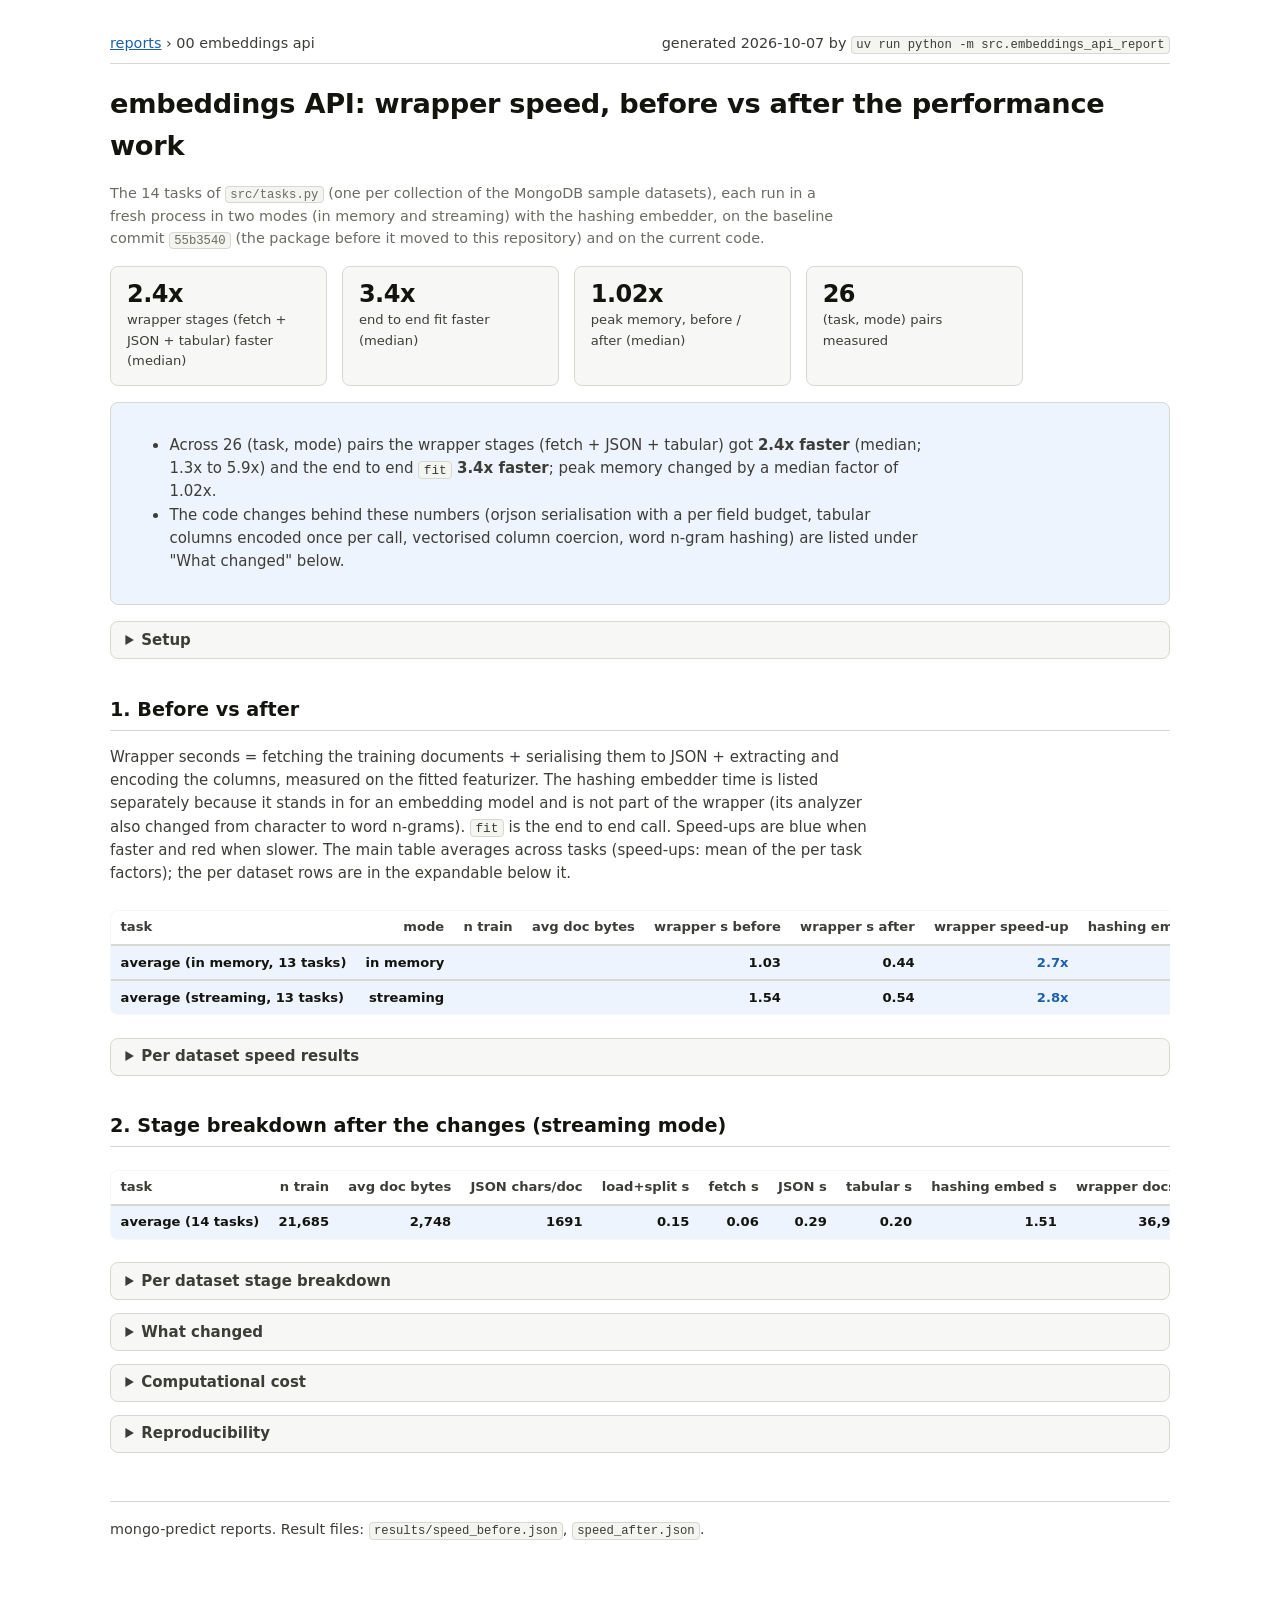
<file: reports/00_embeddings_api.html>
<!doctype html><html lang="en"><head><meta charset="utf-8">
<meta name="viewport" content="width=device-width,initial-scale=1">
<title>embeddings API speed</title><style>
:root { --surface-0:#ffffff; --surface-1:#f7f7f5; --surface-2:#ecece7; --border:#d8d8d2;
  --text-1:#14140f; --text-2:#3d3d38; --text-3:#6b6b64; --accent:#1b5fb0; --callout:#eef4fd;
  --good:#1b5fb0; --bad:#c0392b; --code-bg:#f4f4f0; --radius:8px; }
* { box-sizing:border-box; }
body { font:15px/1.55 system-ui,-apple-system,"Segoe UI",Roboto,Helvetica,Arial,sans-serif;
  color:var(--text-1); background:var(--surface-0); max-width:1100px; margin:0 auto; padding:2rem 1.25rem 4rem; }
h1 { font-size:1.7rem; margin:0 0 .25rem; letter-spacing:-.01em; }
h2 { font-size:1.2rem; margin:2.2rem 0 .8rem; padding-bottom:.35rem; border-bottom:1px solid var(--border); }
h3 { font-size:1rem; margin:1.4rem 0 .4rem; }
p, li { color:var(--text-2); max-width:80ch; }
a { color:var(--accent); }
code { font-family:ui-monospace,Menlo,monospace; font-size:.85em; background:var(--code-bg);
  border:1px solid var(--border); border-radius:4px; padding:.05em .35em; }
pre { background:var(--code-bg); border:1px solid var(--border); border-radius:var(--radius); padding:1rem 1.1rem;
  white-space:pre-wrap; overflow-wrap:anywhere; font-family:ui-monospace,Menlo,monospace; font-size:.8rem;
  line-height:1.5; color:var(--text-2); }
.wrap { overflow-x:auto; }
table { border-collapse:collapse; width:100%; font-size:.82rem; background:var(--surface-1);
  border:1px solid var(--border); border-radius:var(--radius); overflow:hidden; margin:.6rem 0; }
th,td { text-align:right; padding:.4rem .6rem; border-bottom:1px solid var(--border); white-space:nowrap;
  font-variant-numeric:tabular-nums; }
th:first-child,td:first-child { text-align:left; }
th { color:var(--text-2); font-weight:600; background:var(--surface-0); position:sticky; top:0; }
tr:last-child td { border-bottom:none; }
tr.avg td { background:var(--callout); font-weight:600; border-top:2px solid var(--border); }
td.txt { white-space:normal; text-align:left; }
tr.span td { background:var(--surface-0); text-align:left; white-space:nowrap; }
.pos { color:var(--good); } .neg { color:var(--bad); }
.tiles { display:flex; flex-wrap:wrap; gap:.9rem; margin:1rem 0; }
.tile { background:var(--surface-1); border:1px solid var(--border); border-radius:var(--radius);
  padding:.85rem 1rem; min-width:150px; }
.tile .num { font-size:1.5rem; font-weight:650; letter-spacing:-.02em; line-height:1.1; }
.tile .lbl { color:var(--text-2); font-size:.82rem; margin-top:.2rem; max-width:22ch; }
.callout { background:var(--callout); border:1px solid var(--border); border-radius:var(--radius);
  padding:1rem 1.15rem; margin:1rem 0; }
details { margin:.8rem 0; border:1px solid var(--border); border-radius:var(--radius); padding:.4rem .9rem; background:var(--surface-1); }
summary { cursor:pointer; font-weight:600; color:var(--text-2); }
header.top { display:flex; justify-content:space-between; align-items:baseline; border-bottom:1px solid var(--border);
  padding-bottom:.5rem; margin-bottom:1.2rem; font-size:.9rem; color:var(--text-2); }
.note { color:var(--text-3); font-size:.9rem; }
caption { caption-side:top; text-align:center; color:var(--text-3); font-size:.8rem; padding:0 0 4px; }
footer { margin-top:3rem; padding-top:1rem; border-top:1px solid var(--border); color:var(--text-2); font-size:.9rem; }
</style></head><body>
<header class="top"><span><a href="index.html">reports</a> &rsaquo; 00 embeddings api</span>
<span>generated 2026-10-07 by <code>uv run python -m src.embeddings_api_report</code></span></header>

<h1>embeddings API: wrapper speed, before vs after the performance work</h1>
<p class="note">The 14 tasks of <code>src/tasks.py</code> (one per collection of the MongoDB sample
datasets), each run in a fresh process in two modes (in memory and streaming) with the hashing embedder, on the baseline commit
<code>55b3540</code> (the package before it moved to this repository) and on the current code.</p>

<div class="tiles">
<div class='tile'><div class='num'>2.4x</div><div class='lbl'>wrapper stages (fetch + JSON + tabular) faster (median)</div></div>
<div class='tile'><div class='num'>3.4x</div><div class='lbl'>end to end fit faster (median)</div></div>
<div class='tile'><div class='num'>1.02x</div><div class='lbl'>peak memory, before / after (median)</div></div>
<div class='tile'><div class='num'>26</div><div class='lbl'>(task, mode) pairs measured</div></div>
</div>

<div class="callout">
<ul>
<li>Across 26 (task, mode) pairs the wrapper stages (fetch + JSON + tabular) got <b>2.4x faster</b>
(median; 1.3x to 5.9x) and the end to end <code>fit</code> <b>3.4x faster</b>; peak memory changed by a
median factor of 1.02x.</li>
<li>The code changes behind these numbers (orjson serialisation with a per field budget, tabular columns encoded once per call,
vectorised column coercion, word n-gram hashing) are listed under "What changed" below.</li>
</ul>
</div>

<details><summary>Setup</summary>
<ul>
<li>MongoDB 7.0 standalone on the same machine, sample datasets loaded with <code>python -m demos.load_sample_data</code>.</li>
<li>Every (task, mode) pair runs in a fresh process, hashing embedder (256 features, no cache), linear estimator;
"before" is commit <code>55b3540</code> of the package before it moved to this repository, "after" is the current code. Task definitions are in
<code>src/tasks.py</code>.</li>
</ul>
</details>

<h2>1. Before vs after</h2>
<p>Wrapper seconds = fetching the training documents + serialising them to JSON + extracting and encoding the columns, measured on the
fitted featurizer. The hashing embedder time is listed separately because it stands in for an embedding model and is not part of the
wrapper (its analyzer also changed from character to word n-grams). <code>fit</code> is the end to end call. Speed-ups are blue when
faster and red when slower. The main table averages across tasks (speed-ups: mean of the per task factors); the per dataset rows are
in the expandable below it.</p>
<div class='wrap'><table><thead><tr><th>task</th><th>mode</th><th>n train</th><th>avg doc bytes</th><th>wrapper s before</th><th>wrapper s after</th><th>wrapper speed-up</th><th>hashing embed s before</th><th>hashing embed s after</th><th>fit s before</th><th>fit s after</th><th>fit speed-up</th><th>peak MB before</th><th>peak MB after</th></tr></thead><tbody><tr class='avg'><td>average (in memory, 13 tasks)</td><td>in memory</td><td></td><td></td><td>1.03</td><td>0.44</td><td><span class='pos'>2.7x</span></td><td>9.90</td><td>1.22</td><td>13.08</td><td>4.10</td><td><span class='pos'>4.1x</span></td><td>771</td><td>744</td></tr><tr class='avg'><td>average (streaming, 13 tasks)</td><td>streaming</td><td></td><td></td><td>1.54</td><td>0.54</td><td><span class='pos'>2.8x</span></td><td>9.94</td><td>1.44</td><td>13.95</td><td>4.43</td><td><span class='pos'>3.7x</span></td><td>697</td><td>674</td></tr></tbody></table></div>
<details><summary>Per dataset speed results</summary><div class='wrap'><table><thead><tr><th>task</th><th>mode</th><th>n train</th><th>avg doc bytes</th><th>wrapper s before</th><th>wrapper s after</th><th>wrapper speed-up</th><th>hashing embed s before</th><th>hashing embed s after</th><th>fit s before</th><th>fit s after</th><th>fit speed-up</th><th>peak MB before</th><th>peak MB after</th></tr></thead><tbody><tr><td>airbnb_room_type</td><td>in memory</td><td>4444</td><td>16986</td><td>1.37</td><td>0.54</td><td><span class='pos'>2.5x</span></td><td>18.24</td><td>2.99</td><td>20.28</td><td>3.86</td><td><span class='pos'>5.3x</span></td><td>586</td><td>548</td></tr><tr><td>weather_air_temperature</td><td>in memory</td><td>7541</td><td>1684</td><td>0.61</td><td>0.27</td><td><span class='pos'>2.2x</span></td><td>10.52</td><td>0.92</td><td>12.21</td><td>1.90</td><td><span class='pos'>6.4x</span></td><td>452</td><td>443</td></tr><tr><td>mflix_imdb_rating</td><td>in memory</td><td>18782</td><td>1598</td><td>1.67</td><td>0.58</td><td><span class='pos'>2.9x</span></td><td>23.67</td><td>3.06</td><td>25.73</td><td>5.13</td><td><span class='pos'>5.0x</span></td><td>572</td><td>595</td></tr><tr><td>analytics_transaction_count</td><td>in memory</td><td>1396</td><td>9242</td><td>0.35</td><td>0.06</td><td><span class='pos'>5.9x</span></td><td>7.45</td><td>0.68</td><td>7.84</td><td>0.80</td><td><span class='pos'>9.8x</span></td><td>509</td><td>272</td></tr><tr><td>geospatial_wreck_type</td><td>in memory</td><td>8806</td><td>328</td><td>0.57</td><td>0.15</td><td><span class='pos'>3.9x</span></td><td>2.52</td><td>0.21</td><td>4.87</td><td>1.60</td><td><span class='pos'>3.1x</span></td><td>386</td><td>403</td></tr><tr><td>supplies_purchase_method</td><td>in memory</td><td>4000</td><td>865</td><td>0.32</td><td>0.18</td><td><span class='pos'>1.8x</span></td><td>1.83</td><td>0.25</td><td>2.28</td><td>0.67</td><td><span class='pos'>3.4x</span></td><td>254</td><td>250</td></tr><tr><td>grades_exam_score</td><td>in memory</td><td>80000</td><td>225</td><td>1.90</td><td>0.80</td><td><span class='pos'>2.4x</span></td><td>12.44</td><td>1.42</td><td>17.03</td><td>6.58</td><td><span class='pos'>2.6x</span></td><td>1333</td><td>1320</td></tr><tr><td>inspections_result</td><td>in memory</td><td>59676</td><td>276</td><td>1.42</td><td>1.09</td><td><span class='pos'>1.3x</span></td><td>8.95</td><td>1.54</td><td>17.79</td><td>9.78</td><td><span class='pos'>1.8x</span></td><td>1675</td><td>1675</td></tr><tr><td>routes_codeshare</td><td>in memory</td><td>53588</td><td>184</td><td>2.23</td><td>0.85</td><td><span class='pos'>2.6x</span></td><td>5.63</td><td>0.77</td><td>15.32</td><td>11.28</td><td><span class='pos'>1.4x</span></td><td>2106</td><td>2088</td></tr><tr><td>stories_media</td><td>in memory</td><td>7873</td><td>1024</td><td>0.31</td><td>0.17</td><td><span class='pos'>1.8x</span></td><td>5.66</td><td>0.69</td><td>8.18</td><td>1.62</td><td><span class='pos'>5.0x</span></td><td>349</td><td>338</td></tr><tr><td>trips_usertype</td><td>in memory</td><td>8000</td><td>440</td><td>0.28</td><td>0.15</td><td><span class='pos'>1.9x</span></td><td>2.59</td><td>0.39</td><td>3.08</td><td>1.38</td><td><span class='pos'>2.2x</span></td><td>323</td><td>327</td></tr><tr><td>tweets_user_lang</td><td>in memory</td><td>19428</td><td>1663</td><td>1.33</td><td>0.67</td><td><span class='pos'>2.0x</span></td><td>27.73</td><td>2.67</td><td>31.37</td><td>5.89</td><td><span class='pos'>5.3x</span></td><td>796</td><td>771</td></tr><tr><td>zips_population</td><td>in memory</td><td>23576</td><td>111</td><td>1.00</td><td>0.26</td><td><span class='pos'>3.8x</span></td><td>1.50</td><td>0.27</td><td>4.09</td><td>2.85</td><td><span class='pos'>1.4x</span></td><td>681</td><td>645</td></tr><tr><td>airbnb_room_type</td><td>streaming</td><td>4444</td><td>16986</td><td>2.03</td><td>0.90</td><td><span class='pos'>2.3x</span></td><td>20.80</td><td>3.16</td><td>21.70</td><td>4.93</td><td><span class='pos'>4.4x</span></td><td>404</td><td>376</td></tr><tr><td>weather_air_temperature</td><td>streaming</td><td>7541</td><td>1684</td><td>1.14</td><td>0.39</td><td><span class='pos'>2.9x</span></td><td>8.80</td><td>1.27</td><td>12.15</td><td>2.31</td><td><span class='pos'>5.3x</span></td><td>342</td><td>338</td></tr><tr><td>mflix_imdb_rating</td><td>streaming</td><td>18782</td><td>1598</td><td>1.82</td><td>0.73</td><td><span class='pos'>2.5x</span></td><td>19.17</td><td>3.54</td><td>24.86</td><td>5.61</td><td><span class='pos'>4.4x</span></td><td>450</td><td>468</td></tr><tr><td>analytics_transaction_count</td><td>streaming</td><td>1396</td><td>9242</td><td>0.44</td><td>0.11</td><td><span class='pos'>4.2x</span></td><td>7.79</td><td>0.64</td><td>8.05</td><td>0.98</td><td><span class='pos'>8.2x</span></td><td>435</td><td>252</td></tr><tr><td>geospatial_wreck_type</td><td>streaming</td><td>8806</td><td>328</td><td>0.39</td><td>0.18</td><td><span class='pos'>2.1x</span></td><td>1.63</td><td>0.32</td><td>6.85</td><td>1.57</td><td><span class='pos'>4.3x</span></td><td>371</td><td>373</td></tr><tr><td>supplies_purchase_method</td><td>streaming</td><td>4000</td><td>865</td><td>0.47</td><td>0.26</td><td><span class='pos'>1.8x</span></td><td>1.84</td><td>0.29</td><td>2.46</td><td>0.82</td><td><span class='pos'>3.0x</span></td><td>242</td><td>237</td></tr><tr><td>grades_exam_score</td><td>streaming</td><td>80000</td><td>225</td><td>2.73</td><td>0.96</td><td><span class='pos'>2.9x</span></td><td>12.32</td><td>1.78</td><td>18.23</td><td>7.33</td><td><span class='pos'>2.5x</span></td><td>1312</td><td>1319</td></tr><tr><td>inspections_result</td><td>streaming</td><td>59676</td><td>276</td><td>3.44</td><td>1.05</td><td><span class='pos'>3.3x</span></td><td>13.96</td><td>1.64</td><td>26.20</td><td>9.95</td><td><span class='pos'>2.6x</span></td><td>1571</td><td>1535</td></tr><tr><td>routes_codeshare</td><td>streaming</td><td>53588</td><td>184</td><td>3.55</td><td>0.98</td><td><span class='pos'>3.6x</span></td><td>6.79</td><td>1.02</td><td>16.90</td><td>11.53</td><td><span class='pos'>1.5x</span></td><td>2024</td><td>2010</td></tr><tr><td>stories_media</td><td>streaming</td><td>7873</td><td>1024</td><td>0.41</td><td>0.18</td><td><span class='pos'>2.2x</span></td><td>5.60</td><td>0.75</td><td>6.21</td><td>1.80</td><td><span class='pos'>3.4x</span></td><td>309</td><td>302</td></tr><tr><td>trips_usertype</td><td>streaming</td><td>8000</td><td>440</td><td>0.33</td><td>0.20</td><td><span class='pos'>1.7x</span></td><td>2.36</td><td>0.57</td><td>3.36</td><td>1.43</td><td><span class='pos'>2.4x</span></td><td>299</td><td>305</td></tr><tr><td>tweets_user_lang</td><td>streaming</td><td>19428</td><td>1663</td><td>1.95</td><td>0.82</td><td><span class='pos'>2.4x</span></td><td>26.58</td><td>3.43</td><td>29.90</td><td>6.64</td><td><span class='pos'>4.5x</span></td><td>640</td><td>618</td></tr><tr><td>zips_population</td><td>streaming</td><td>23576</td><td>111</td><td>1.26</td><td>0.30</td><td><span class='pos'>4.2x</span></td><td>1.57</td><td>0.30</td><td>4.45</td><td>2.72</td><td><span class='pos'>1.6x</span></td><td>663</td><td>626</td></tr></tbody></table></div></details>

<h2>2. Stage breakdown after the changes (streaming mode)</h2>
<div class='wrap'><table><thead><tr><th>task</th><th>n train</th><th>avg doc bytes</th><th>JSON chars/doc</th><th>load+split s</th><th>fetch s</th><th>JSON s</th><th>tabular s</th><th>hashing embed s</th><th>wrapper docs/s</th></tr></thead><tbody><tr class='avg'><td>average (14 tasks)</td><td>21,685</td><td>2,748</td><td>1691</td><td>0.15</td><td>0.06</td><td>0.29</td><td>0.20</td><td>1.51</td><td>36,913</td></tr></tbody></table></div>
<details><summary>Per dataset stage breakdown</summary><div class='wrap'><table><thead><tr><th>task</th><th>n train</th><th>avg doc bytes</th><th>JSON chars/doc</th><th>load+split s</th><th>fetch s</th><th>JSON s</th><th>tabular s</th><th>hashing embed s</th><th>wrapper docs/s</th></tr></thead><tbody><tr><td>airbnb_room_type</td><td>4444</td><td>16986</td><td>6119</td><td>0.02</td><td>0.13</td><td>0.62</td><td>0.15</td><td>3.16</td><td>4,962</td></tr><tr><td>weather_air_temperature</td><td>7541</td><td>1684</td><td>1512</td><td>0.09</td><td>0.05</td><td>0.20</td><td>0.14</td><td>1.27</td><td>19,301</td></tr><tr><td>mflix_imdb_rating</td><td>18782</td><td>1598</td><td>1514</td><td>0.17</td><td>0.07</td><td>0.42</td><td>0.24</td><td>3.54</td><td>25,900</td></tr><tr><td>analytics_transaction_count</td><td>1396</td><td>9242</td><td>6298</td><td>0.01</td><td>0.06</td><td>0.03</td><td>0.01</td><td>0.64</td><td>13,293</td></tr><tr><td>geospatial_wreck_type</td><td>8806</td><td>328</td><td>260</td><td>0.03</td><td>0.01</td><td>0.10</td><td>0.07</td><td>0.32</td><td>47,688</td></tr><tr><td>supplies_purchase_method</td><td>4000</td><td>865</td><td>649</td><td>0.02</td><td>0.02</td><td>0.20</td><td>0.03</td><td>0.29</td><td>15,599</td></tr><tr><td>companies_category</td><td>6474</td><td>3839</td><td>3538</td><td>0.03</td><td>0.11</td><td>0.50</td><td>0.07</td><td>2.47</td><td>9,434</td></tr><tr><td>grades_exam_score</td><td>80000</td><td>225</td><td>195</td><td>0.90</td><td>0.13</td><td>0.47</td><td>0.35</td><td>1.78</td><td>83,694</td></tr><tr><td>inspections_result</td><td>59676</td><td>276</td><td>230</td><td>0.26</td><td>0.08</td><td>0.40</td><td>0.57</td><td>1.64</td><td>56,825</td></tr><tr><td>routes_codeshare</td><td>53588</td><td>184</td><td>141</td><td>0.19</td><td>0.07</td><td>0.30</td><td>0.61</td><td>1.02</td><td>54,497</td></tr><tr><td>stories_media</td><td>7873</td><td>1024</td><td>990</td><td>0.03</td><td>0.02</td><td>0.11</td><td>0.06</td><td>0.75</td><td>42,722</td></tr><tr><td>trips_usertype</td><td>8000</td><td>440</td><td>426</td><td>0.10</td><td>0.02</td><td>0.11</td><td>0.07</td><td>0.57</td><td>40,317</td></tr><tr><td>tweets_user_lang</td><td>19428</td><td>1663</td><td>1726</td><td>0.15</td><td>0.08</td><td>0.48</td><td>0.27</td><td>3.43</td><td>23,577</td></tr><tr><td>zips_population</td><td>23576</td><td>111</td><td>82</td><td>0.11</td><td>0.05</td><td>0.11</td><td>0.14</td><td>0.30</td><td>78,978</td></tr></tbody></table></div></details>
<details><summary>What changed</summary>
<ul>
<li><b>JSON serialisation</b> uses <code>orjson</code> with a <code>default</code> hook for BSON types instead of a recursive pure-Python
conversion followed by <code>json.dumps</code>, and the <code>max_json_chars</code> budget is applied field by field so a huge trailing
array (reviews, transactions) is never serialised only to be cut off: 3x to 11x faster per document.</li>
<li><b>Tabular columns are encoded once per call</b>: <code>transform_batches</code> collects the small column frames of all batches and runs
the sklearn preprocessing a single time (embeddings still go batch by batch). Per batch sklearn overhead used to dominate on collections of
small documents (routes: 2.2 s to 0.7 s for 67k documents).</li>
<li><b>Column coercion</b> is vectorised and dotted paths are pre-split once per column.</li>
<li><b>Hashing embedder</b> defaults to hashed word uni/bigrams instead of character 3-5 grams (about 10x faster on long JSON).</li>
<li><b>Prefetching</b>: in streaming mode the next <code>_id</code> batch is fetched in a background thread while the current one is
embedded. Measured separately with voyage-4-nano on 2,048 Airbnb documents: 17.6 / 15.2 s without vs 15.1 / 15.3 s with prefetch, i.e. no
measurable gain with a local MongoDB, where fetching is under 1% of the embedding time.</li>
<li><b>Embedding models</b>: bfloat16 on CUDA (float16 overflows in voyage-4-nano and produced NaN vectors; a non-finite batch now triggers a
float32 fallback), the token limit is capped at each model's own maximum, texts are grouped by length so a batch holds at most
<code>max_batch_tokens</code>, and Matryoshka truncation (<code>"voyage-4-nano@512"</code>) is applied after the cache.</li>
<li>Fixed: removing a nested target such as <code>scores.0.score</code> from the embedded JSON now descends through arrays; stratified
splits pool singleton classes instead of failing.</li>
</ul></details>

<details><summary>Computational cost</summary>
<ul>
<li>54 (task, mode) runs (before and after), CPU only, 10 minutes of measured stage time on a shared 176 core box;
no GPU (0 H100 node hours).</li>
<li>Throughput after the changes: 5,166 training documents per second of end to end <code>fit</code>
with the hashing embedder, summed over all runs.</li>
</ul></details>

<details><summary>Reproducibility</summary>
<pre># MongoDB with the sample data (any 7.x server; the loader pulls the collections from a public mirror)
uv run python -m demos.load_sample_data --uri mongodb://localhost:27017 \
    sample_airbnb sample_weatherdata sample_analytics sample_geospatial sample_mflix sample_supplies sample_training
# baseline: a git worktree of the package at 55b3540 (before the changes and the move here) with src/ copied in
uv run python -m src.speed --uri mongodb://localhost:27017 --tag before
# current code
uv run python -m src.speed --uri mongodb://localhost:27017 --tag after
# this document
uv run python -m src.embeddings_api_report</pre>
<p>Prompt for a coding agent: "In the mongo-predict repo (github.com/voyage-ai/mongo-predict), load all MongoDB sample datasets into a local
MongoDB, run <code>python -m src.speed</code> for the baseline (tag <code>before</code>, from a git worktree of the package before it moved here, at
commit 55b3540 with this repo's <code>src/</code> copied in) and for the current code (tag <code>after</code>), then render
<code>reports/00_embeddings_api.html</code> with <code>python -m src.embeddings_api_report</code>. Tasks are defined in
<code>src/tasks.py</code>; each (task, mode) pair runs in a fresh process via <code>src/_speed_one.py</code>."</p>
</details>
<footer>mongo-predict reports. Result files: <code>results/speed_before.json</code>, <code>speed_after.json</code>.</footer>
</body></html>
</file>
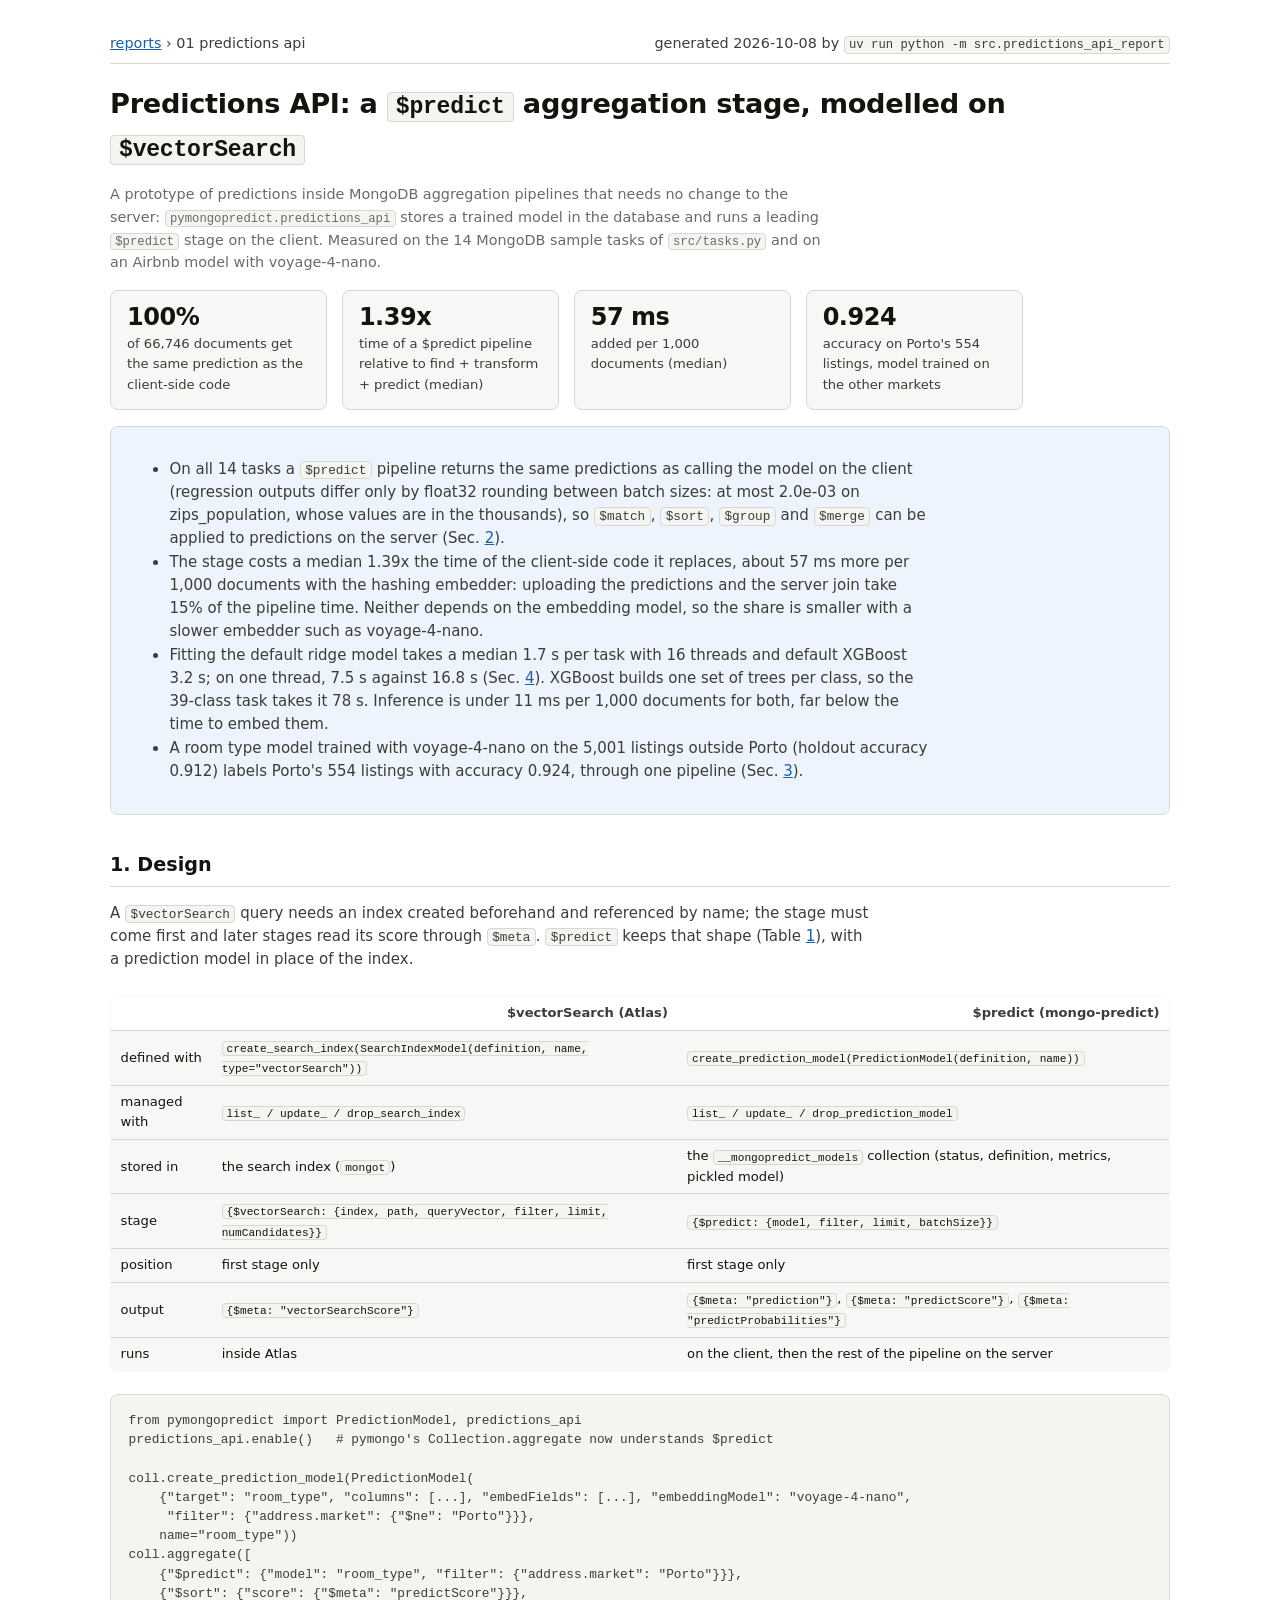
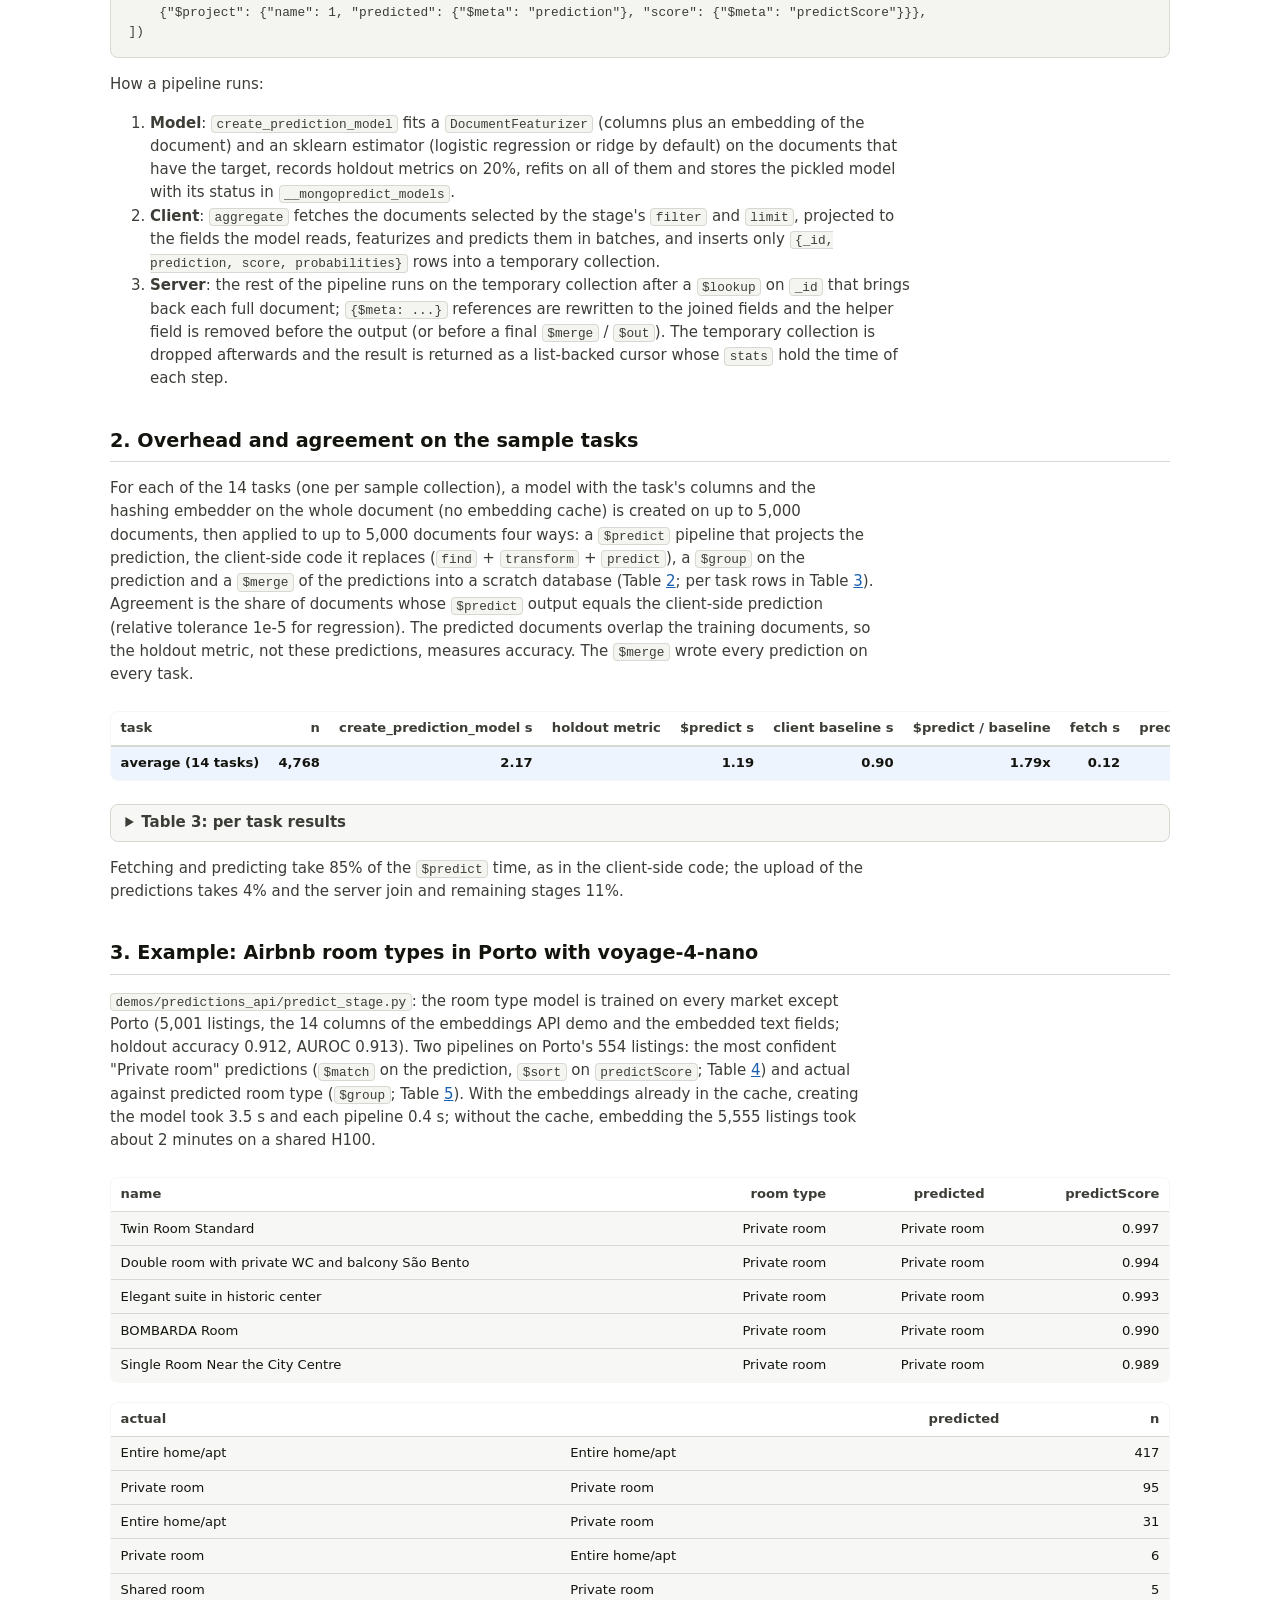
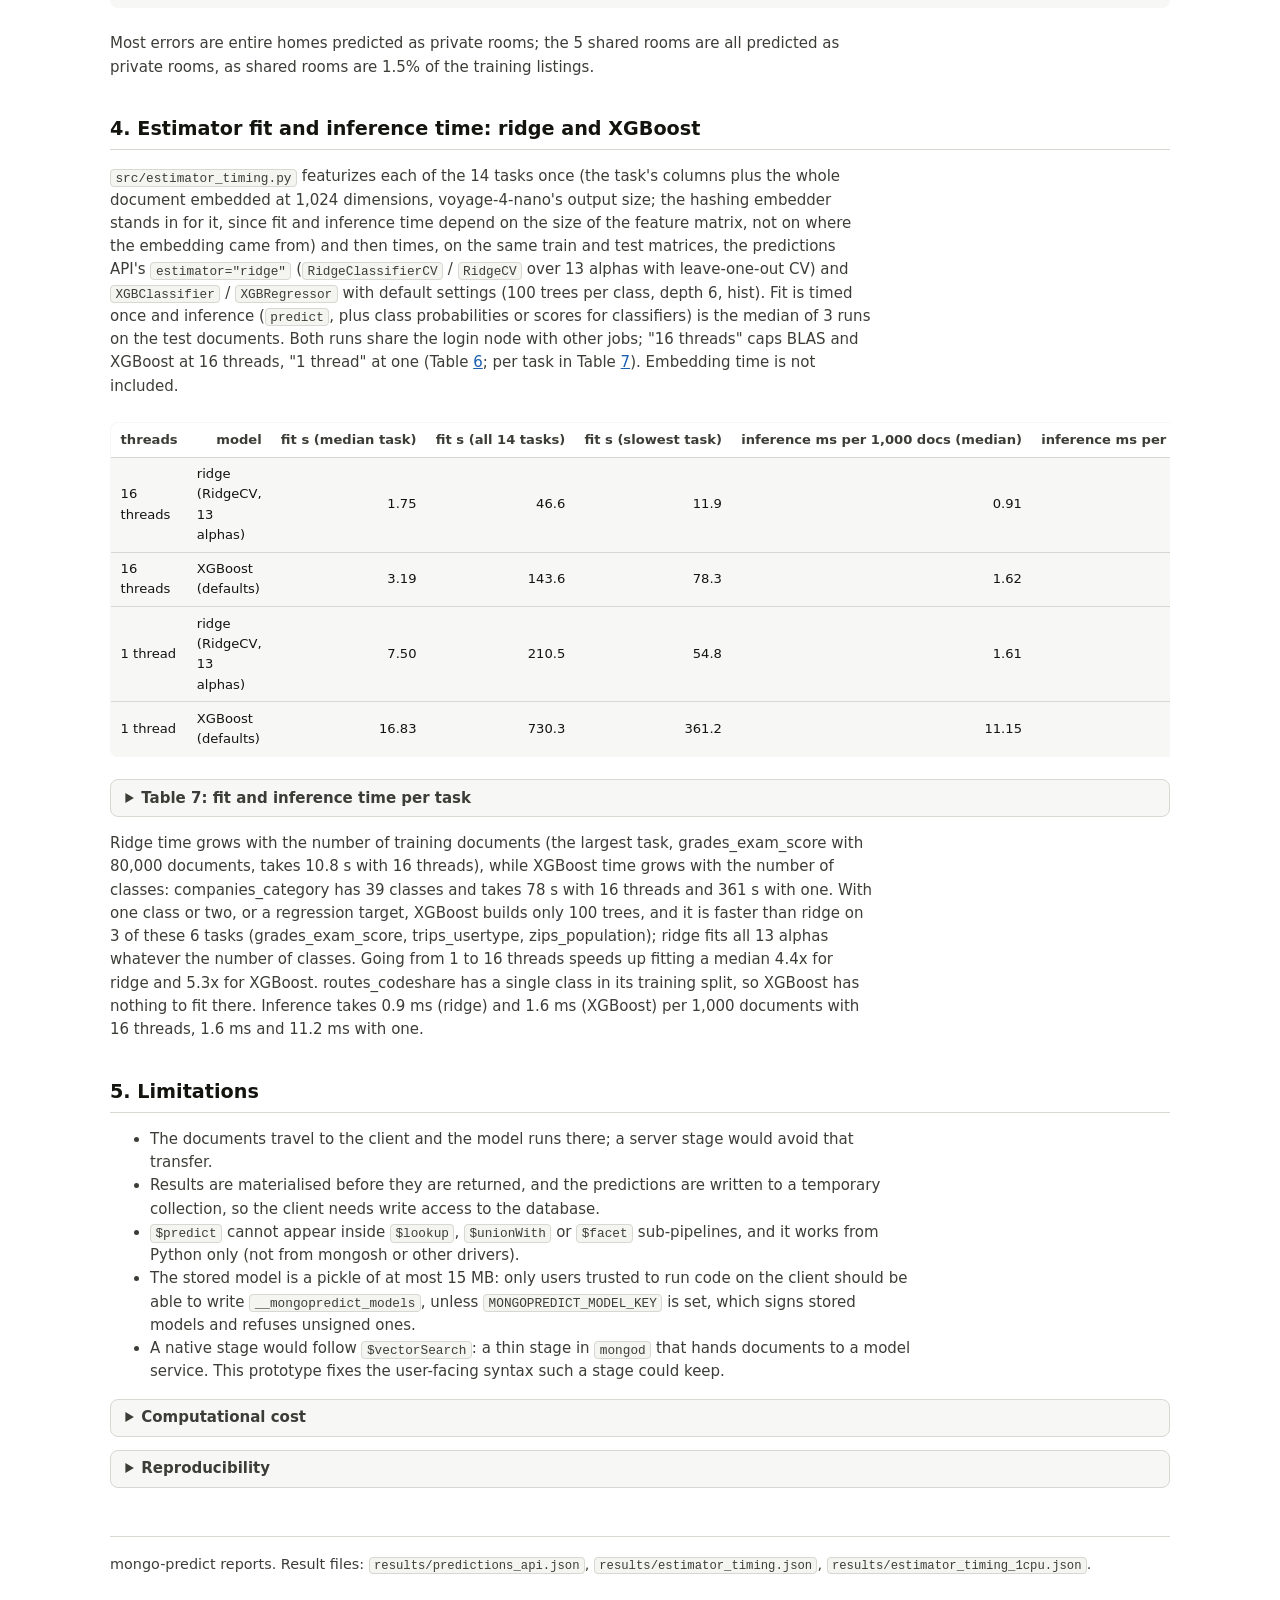
<file: reports/01_predictions_api.html>
<!doctype html><html lang="en"><head><meta charset="utf-8">
<meta name="viewport" content="width=device-width,initial-scale=1">
<title>Predictions API $predict</title><style>
:root { --surface-0:#ffffff; --surface-1:#f7f7f5; --surface-2:#ecece7; --border:#d8d8d2;
  --text-1:#14140f; --text-2:#3d3d38; --text-3:#6b6b64; --accent:#1b5fb0; --callout:#eef4fd;
  --good:#1b5fb0; --bad:#c0392b; --code-bg:#f4f4f0; --radius:8px; }
* { box-sizing:border-box; }
body { font:15px/1.55 system-ui,-apple-system,"Segoe UI",Roboto,Helvetica,Arial,sans-serif;
  color:var(--text-1); background:var(--surface-0); max-width:1100px; margin:0 auto; padding:2rem 1.25rem 4rem; }
h1 { font-size:1.7rem; margin:0 0 .25rem; letter-spacing:-.01em; }
h2 { font-size:1.2rem; margin:2.2rem 0 .8rem; padding-bottom:.35rem; border-bottom:1px solid var(--border); }
h3 { font-size:1rem; margin:1.4rem 0 .4rem; }
p, li { color:var(--text-2); max-width:80ch; }
a { color:var(--accent); }
code { font-family:ui-monospace,Menlo,monospace; font-size:.85em; background:var(--code-bg);
  border:1px solid var(--border); border-radius:4px; padding:.05em .35em; }
pre { background:var(--code-bg); border:1px solid var(--border); border-radius:var(--radius); padding:1rem 1.1rem;
  white-space:pre-wrap; overflow-wrap:anywhere; font-family:ui-monospace,Menlo,monospace; font-size:.8rem;
  line-height:1.5; color:var(--text-2); }
.wrap { overflow-x:auto; }
table { border-collapse:collapse; width:100%; font-size:.82rem; background:var(--surface-1);
  border:1px solid var(--border); border-radius:var(--radius); overflow:hidden; margin:.6rem 0; }
th,td { text-align:right; padding:.4rem .6rem; border-bottom:1px solid var(--border); white-space:nowrap;
  font-variant-numeric:tabular-nums; }
th:first-child,td:first-child { text-align:left; }
th { color:var(--text-2); font-weight:600; background:var(--surface-0); position:sticky; top:0; }
tr:last-child td { border-bottom:none; }
tr.avg td { background:var(--callout); font-weight:600; border-top:2px solid var(--border); }
td.txt { white-space:normal; text-align:left; }
tr.span td { background:var(--surface-0); text-align:left; white-space:nowrap; }
.pos { color:var(--good); } .neg { color:var(--bad); }
.tiles { display:flex; flex-wrap:wrap; gap:.9rem; margin:1rem 0; }
.tile { background:var(--surface-1); border:1px solid var(--border); border-radius:var(--radius);
  padding:.85rem 1rem; min-width:150px; }
.tile .num { font-size:1.5rem; font-weight:650; letter-spacing:-.02em; line-height:1.1; }
.tile .lbl { color:var(--text-2); font-size:.82rem; margin-top:.2rem; max-width:22ch; }
.callout { background:var(--callout); border:1px solid var(--border); border-radius:var(--radius);
  padding:1rem 1.15rem; margin:1rem 0; }
details { margin:.8rem 0; border:1px solid var(--border); border-radius:var(--radius); padding:.4rem .9rem; background:var(--surface-1); }
summary { cursor:pointer; font-weight:600; color:var(--text-2); }
header.top { display:flex; justify-content:space-between; align-items:baseline; border-bottom:1px solid var(--border);
  padding-bottom:.5rem; margin-bottom:1.2rem; font-size:.9rem; color:var(--text-2); }
.note { color:var(--text-3); font-size:.9rem; }
caption { caption-side:top; text-align:center; color:var(--text-3); font-size:.8rem; padding:0 0 4px; }
footer { margin-top:3rem; padding-top:1rem; border-top:1px solid var(--border); color:var(--text-2); font-size:.9rem; }
</style></head><body>
<header class="top"><span><a href="index.html">reports</a> &rsaquo; 01 predictions api</span>
<span>generated 2026-10-08 by <code>uv run python -m src.predictions_api_report</code></span></header>

<h1>Predictions API: a <code>$predict</code> aggregation stage, modelled on <code>$vectorSearch</code></h1>
<p class="note">A prototype of predictions inside MongoDB aggregation pipelines that needs no change to the server:
<code>pymongopredict.predictions_api</code> stores a trained model in the database and runs a leading <code>$predict</code> stage on the
client. Measured on the 14 MongoDB sample tasks of <code>src/tasks.py</code> and on an Airbnb model with voyage-4-nano.</p>

<div class="tiles">
<div class='tile'><div class='num'>100%</div><div class='lbl'>of 66,746 documents get the same prediction as the client-side code</div></div>
<div class='tile'><div class='num'>1.39x</div><div class='lbl'>time of a $predict pipeline relative to find + transform + predict (median)</div></div>
<div class='tile'><div class='num'>57 ms</div><div class='lbl'>added per 1,000 documents (median)</div></div>
<div class='tile'><div class='num'>0.924</div><div class='lbl'>accuracy on Porto's 554 listings, model trained on the other markets</div></div>
</div>

<div class="callout"><ul>
<li>On all 14 tasks a <code>$predict</code> pipeline returns the same predictions as calling the model on the client
(regression outputs differ only by float32 rounding between batch sizes: at most 2.0e-03 on
zips_population, whose values are in the thousands), so <code>$match</code>, <code>$sort</code>,
<code>$group</code> and <code>$merge</code> can be applied to predictions on the server (Sec. <a href='#sec-2'>2</a>).</li>
<li>The stage costs a median 1.39x the time of the client-side code it replaces, about 57 ms more per 1,000
documents with the hashing embedder: uploading the predictions and the server join take 15%
of the pipeline time. Neither depends on the embedding model, so the share is smaller with a slower embedder such as voyage-4-nano.</li>
<li>Fitting the default ridge model takes a median 1.7 s per task with 16 threads and default XGBoost
3.2 s; on one thread, 7.5 s against 16.8 s (Sec. <a href='#sec-4'>4</a>). XGBoost builds one set of trees per class, so the 39-class task takes it
78 s. Inference is under 11 ms per 1,000 documents for both, far below the time to embed them.</li>
<li>A room type model trained with voyage-4-nano on the 5,001 listings outside Porto (holdout accuracy
0.912) labels Porto's 554 listings with accuracy 0.924, through one pipeline
(Sec. <a href='#sec-3'>3</a>).</li>
</ul></div>

<h2 id="sec-1">1. Design</h2>
<p>A <code>$vectorSearch</code> query needs an index created beforehand and referenced by name; the stage must come first and later
stages read its score through <code>$meta</code>. <code>$predict</code> keeps that shape (Table <a href='#tab-1'>1</a>), with a prediction model in
place of the index.</p>
<div id="tab-1"><div class='wrap'><table><thead><tr><th></th><th>$vectorSearch (Atlas)</th><th>$predict (mongo-predict)</th></tr></thead><tbody><tr><td class='txt'>defined with</td><td class='txt'><code>create_search_index(SearchIndexModel(definition, name, type="vectorSearch"))</code></td><td class='txt'><code>create_prediction_model(PredictionModel(definition, name))</code></td></tr><tr><td class='txt'>managed with</td><td class='txt'><code>list_ / update_ / drop_search_index</code></td><td class='txt'><code>list_ / update_ / drop_prediction_model</code></td></tr><tr><td class='txt'>stored in</td><td class='txt'>the search index (<code>mongot</code>)</td><td class='txt'>the <code>__mongopredict_models</code> collection (status, definition, metrics, pickled model)</td></tr><tr><td class='txt'>stage</td><td class='txt'><code>{$vectorSearch: {index, path, queryVector, filter, limit, numCandidates}}</code></td><td class='txt'><code>{$predict: {model, filter, limit, batchSize}}</code></td></tr><tr><td class='txt'>position</td><td class='txt'>first stage only</td><td class='txt'>first stage only</td></tr><tr><td class='txt'>output</td><td class='txt'><code>{$meta: "vectorSearchScore"}</code></td><td class='txt'><code>{$meta: "prediction"}</code>, <code>{$meta: "predictScore"}</code>, <code>{$meta: "predictProbabilities"}</code></td></tr><tr><td class='txt'>runs</td><td class='txt'>inside Atlas</td><td class='txt'>on the client, then the rest of the pipeline on the server</td></tr></tbody></table></div></div>
<pre>from pymongopredict import PredictionModel, predictions_api
predictions_api.enable()   # pymongo's Collection.aggregate now understands $predict

coll.create_prediction_model(PredictionModel(
    {"target": "room_type", "columns": [...], "embedFields": [...], "embeddingModel": "voyage-4-nano",
     "filter": {"address.market": {"$ne": "Porto"}}},
    name="room_type"))
coll.aggregate([
    {"$predict": {"model": "room_type", "filter": {"address.market": "Porto"}}},
    {"$sort": {"score": {"$meta": "predictScore"}}},
    {"$project": {"name": 1, "predicted": {"$meta": "prediction"}, "score": {"$meta": "predictScore"}}},
])</pre>
<p>How a pipeline runs:</p>
<ol>
<li><b>Model</b>: <code>create_prediction_model</code> fits a <code>DocumentFeaturizer</code> (columns plus an embedding of the
document) and an sklearn estimator (logistic regression or ridge by default) on the documents that have the target, records holdout
metrics on 20%, refits on all of them and stores the pickled model with its status in <code>__mongopredict_models</code>.</li>
<li><b>Client</b>: <code>aggregate</code> fetches the documents selected by the stage's <code>filter</code> and <code>limit</code>,
projected to the fields the model reads, featurizes and predicts them in batches, and inserts only
<code>{_id, prediction, score, probabilities}</code> rows into a temporary collection.</li>
<li><b>Server</b>: the rest of the pipeline runs on the temporary collection after a <code>$lookup</code> on <code>_id</code> that
brings back each full document; <code>{$meta: ...}</code> references are rewritten to the joined fields and the helper field is
removed before the output (or before a final <code>$merge</code> / <code>$out</code>). The temporary collection is dropped
afterwards and the result is returned as a list-backed cursor whose <code>stats</code> hold the time of each step.</li>
</ol>

<h2 id="sec-2">2. Overhead and agreement on the sample tasks</h2>
<p>For each of the 14 tasks (one per sample collection), a model with the task's columns and the hashing embedder on the whole
document (no embedding cache) is created on up to 5,000 documents, then applied to up to 5,000 documents four ways: a
<code>$predict</code> pipeline that projects the prediction, the client-side code it replaces (<code>find</code> +
<code>transform</code> + <code>predict</code>), a <code>$group</code> on the prediction and a <code>$merge</code> of the predictions into
a scratch database (Table <a href='#tab-2'>2</a>; per task rows in Table <a href='#tab-3'>3</a>). Agreement is the share of documents whose
<code>$predict</code> output equals the client-side prediction (relative tolerance 1e-5 for regression). The predicted documents
overlap the training documents, so the holdout metric, not these predictions, measures accuracy. The <code>$merge</code> wrote
every prediction on every task.</p>
<div id="tab-2"><div class='wrap'><table><thead><tr><th>task</th><th>n</th><th>create_prediction_model s</th><th>holdout metric</th><th>$predict s</th><th>client baseline s</th><th>$predict / baseline</th><th>fetch s</th><th>predict s</th><th>upload s</th><th>server s</th><th>agreement</th><th>$group s</th><th>$merge s</th></tr></thead><tbody><tr class='avg'><td>average (14 tasks)</td><td>4,768</td><td>2.17</td><td></td><td>1.19</td><td>0.90</td><td>1.79x</td><td>0.12</td><td>0.90</td><td>0.05</td><td>0.13</td><td>100.0%</td><td>1.24</td><td>1.32</td></tr></tbody></table></div></div>
<details id="tab-3"><summary>Table 3: per task results</summary><div class='wrap'><table><thead><tr><th>task</th><th>n</th><th>create_prediction_model s</th><th>holdout metric</th><th>$predict s</th><th>client baseline s</th><th>$predict / baseline</th><th>fetch s</th><th>predict s</th><th>upload s</th><th>server s</th><th>agreement</th><th>$group s</th><th>$merge s</th></tr></thead><tbody><tr><td>airbnb_room_type</td><td>5,000</td><td>9.12</td><td>accuracy 0.858</td><td>4.68</td><td>4.28</td><td>1.09x</td><td>0.47</td><td>4.01</td><td>0.05</td><td>0.15</td><td>100.0%</td><td>4.92</td><td>4.69</td></tr><tr><td>weather_air_temperature</td><td>5,000</td><td>2.07</td><td>R² 0.598</td><td>1.30</td><td>0.98</td><td>1.33x</td><td>0.20</td><td>0.92</td><td>0.05</td><td>0.13</td><td>100.0%</td><td>1.26</td><td>1.50</td></tr><tr><td>mflix_imdb_rating</td><td>5,000</td><td>2.33</td><td>R² 0.377</td><td>1.21</td><td>0.95</td><td>1.28x</td><td>0.05</td><td>0.98</td><td>0.04</td><td>0.13</td><td>100.0%</td><td>1.29</td><td>1.32</td></tr><tr><td>analytics_transaction_count</td><td>1,746</td><td>1.80</td><td>R² 0.341</td><td>0.95</td><td>0.83</td><td>1.14x</td><td>0.11</td><td>0.76</td><td>0.03</td><td>0.05</td><td>100.0%</td><td>1.00</td><td>0.98</td></tr><tr><td>geospatial_wreck_type</td><td>5,000</td><td>0.71</td><td>accuracy 0.930</td><td>0.53</td><td>0.24</td><td>2.25x</td><td>0.02</td><td>0.33</td><td>0.04</td><td>0.13</td><td>100.0%</td><td>0.48</td><td>0.66</td></tr><tr><td>supplies_purchase_method</td><td>5,000</td><td>1.39</td><td>accuracy 0.556</td><td>0.90</td><td>0.64</td><td>1.42x</td><td>0.15</td><td>0.58</td><td>0.04</td><td>0.13</td><td>100.0%</td><td>0.90</td><td>1.03</td></tr><tr><td>companies_category</td><td>5,000</td><td>5.79</td><td>accuracy 0.331</td><td>2.70</td><td>2.10</td><td>1.28x</td><td>0.35</td><td>2.11</td><td>0.09</td><td>0.14</td><td>100.0%</td><td>2.86</td><td>3.03</td></tr><tr><td>grades_exam_score</td><td>5,000</td><td>0.54</td><td>R² -0.003</td><td>0.36</td><td>0.16</td><td>2.28x</td><td>0.02</td><td>0.18</td><td>0.04</td><td>0.12</td><td>100.0%</td><td>0.44</td><td>0.45</td></tr><tr><td>inspections_result</td><td>5,000</td><td>0.84</td><td>accuracy 0.647</td><td>0.56</td><td>0.19</td><td>2.85x</td><td>0.07</td><td>0.28</td><td>0.05</td><td>0.16</td><td>100.0%</td><td>0.48</td><td>0.63</td></tr><tr><td>routes_codeshare</td><td>5,000</td><td>0.64</td><td>accuracy 0.962</td><td>0.44</td><td>0.19</td><td>2.36x</td><td>0.02</td><td>0.25</td><td>0.04</td><td>0.13</td><td>100.0%</td><td>0.49</td><td>0.51</td></tr><tr><td>stories_media</td><td>5,000</td><td>1.53</td><td>accuracy 0.827</td><td>0.83</td><td>0.61</td><td>1.36x</td><td>0.04</td><td>0.61</td><td>0.04</td><td>0.13</td><td>100.0%</td><td>0.97</td><td>0.99</td></tr><tr><td>trips_usertype</td><td>5,000</td><td>0.79</td><td>accuracy 0.998</td><td>0.65</td><td>0.34</td><td>1.94x</td><td>0.02</td><td>0.41</td><td>0.04</td><td>0.17</td><td>100.0%</td><td>0.59</td><td>0.86</td></tr><tr><td>tweets_user_lang</td><td>5,000</td><td>2.17</td><td>accuracy 0.905</td><td>1.21</td><td>0.96</td><td>1.26x</td><td>0.09</td><td>0.94</td><td>0.05</td><td>0.13</td><td>100.0%</td><td>1.28</td><td>1.38</td></tr><tr><td>zips_population</td><td>5,000</td><td>0.62</td><td>R² 0.249</td><td>0.40</td><td>0.12</td><td>3.24x</td><td>0.01</td><td>0.21</td><td>0.04</td><td>0.13</td><td>100.0%</td><td>0.40</td><td>0.52</td></tr></tbody></table></div></details>
<p>Fetching and predicting take 85% of the <code>$predict</code> time, as in
the client-side code; the upload of the predictions takes 4% and the server join and remaining
stages 11%.</p>

<h2 id="sec-3">3. Example: Airbnb room types in Porto with voyage-4-nano</h2>
<p><code>demos/predictions_api/predict_stage.py</code>: the room type model is trained on every market except Porto
(5,001 listings, the 14 columns of the embeddings API demo and the embedded text fields; holdout accuracy
0.912, AUROC 0.913). Two pipelines on Porto's 554 listings:
the most confident "Private room" predictions (<code>$match</code> on the prediction, <code>$sort</code> on
<code>predictScore</code>; Table <a href='#tab-4'>4</a>) and actual against predicted room type (<code>$group</code>; Table <a href='#tab-5'>5</a>).
With the embeddings already in the cache, creating the model took 3.5 s and each pipeline
0.4 s; without the cache, embedding the 5,555 listings took about 2 minutes on a shared H100.</p>
<div id="tab-4"><div class='wrap'><table><thead><tr><th>name</th><th>room type</th><th>predicted</th><th>predictScore</th></tr></thead><tbody><tr><td class='txt'>Twin Room Standard</td><td>Private room</td><td>Private room</td><td>0.997</td></tr><tr><td class='txt'>Double room with private WC and balcony São Bento</td><td>Private room</td><td>Private room</td><td>0.994</td></tr><tr><td class='txt'>Elegant suite in historic center</td><td>Private room</td><td>Private room</td><td>0.993</td></tr><tr><td class='txt'>BOMBARDA Room</td><td>Private room</td><td>Private room</td><td>0.990</td></tr><tr><td class='txt'>Single Room Near the City Centre</td><td>Private room</td><td>Private room</td><td>0.989</td></tr></tbody></table></div></div>
<div id="tab-5"><div class='wrap'><table><thead><tr><th>actual</th><th>predicted</th><th>n</th></tr></thead><tbody><tr><td class='txt'>Entire home/apt</td><td class='txt'>Entire home/apt</td><td>417</td></tr><tr><td class='txt'>Private room</td><td class='txt'>Private room</td><td>95</td></tr><tr><td class='txt'>Entire home/apt</td><td class='txt'>Private room</td><td>31</td></tr><tr><td class='txt'>Private room</td><td class='txt'>Entire home/apt</td><td>6</td></tr><tr><td class='txt'>Shared room</td><td class='txt'>Private room</td><td>5</td></tr></tbody></table></div></div>
<p>Most errors are entire homes predicted as private rooms; the 5 shared rooms are all predicted as private rooms, as shared rooms
are 1.5% of the training listings.</p>

<h2 id="sec-4">4. Estimator fit and inference time: ridge and XGBoost</h2>
<p><code>src/estimator_timing.py</code> featurizes each of the 14 tasks once (the task's columns plus the whole document
embedded at 1,024 dimensions, voyage-4-nano's output size; the hashing embedder stands in for it, since fit and inference time
depend on the size of the feature matrix, not on where the embedding came from) and then times, on the same train and test
matrices, the predictions API's <code>estimator="ridge"</code> (<code>RidgeClassifierCV</code> / <code>RidgeCV</code> over 13
alphas with leave-one-out CV) and <code>XGBClassifier</code> / <code>XGBRegressor</code> with default settings (100 trees per class,
depth 6, hist). Fit is timed once and inference (<code>predict</code>, plus class probabilities or scores for classifiers) is the
median of 3 runs on the test documents. Both runs share the login node with other jobs; "16 threads" caps BLAS and XGBoost at 16
threads, "1 thread" at one (Table <a href='#tab-6'>6</a>; per task in Table <a href='#tab-7'>7</a>). Embedding time is not included.</p>
<div id="tab-6"><div class='wrap'><table><thead><tr><th>threads</th><th>model</th><th>fit s (median task)</th><th>fit s (all 14 tasks)</th><th>fit s (slowest task)</th><th>inference ms per 1,000 docs (median)</th><th>inference ms per test set (median)</th></tr></thead><tbody><tr><td class='txt'>16 threads</td><td class='txt'>ridge (RidgeCV, 13 alphas)</td><td>1.75</td><td>46.6</td><td>11.9</td><td>0.91</td><td>2.2</td></tr><tr><td class='txt'>16 threads</td><td class='txt'>XGBoost (defaults)</td><td>3.19</td><td>143.6</td><td>78.3</td><td>1.62</td><td>2.7</td></tr><tr><td class='txt'>1 thread</td><td class='txt'>ridge (RidgeCV, 13 alphas)</td><td>7.50</td><td>210.5</td><td>54.8</td><td>1.61</td><td>3.4</td></tr><tr><td class='txt'>1 thread</td><td class='txt'>XGBoost (defaults)</td><td>16.83</td><td>730.3</td><td>361.2</td><td>11.15</td><td>25.8</td></tr></tbody></table></div></div>
<details id="tab-7"><summary>Table 7: fit and inference time per task</summary><div class='wrap'><table><thead><tr><th>task</th><th>train / test docs</th><th>classes</th><th>ridge fit s (16 threads)</th><th>XGBoost fit s (16 threads)</th><th>ridge inference ms (16 threads)</th><th>XGBoost inference ms (16 threads)</th><th>ridge fit s (1 thread)</th><th>XGBoost fit s (1 thread)</th><th>ridge inference ms (1 thread)</th><th>XGBoost inference ms (1 thread)</th></tr></thead><tbody><tr><td class='txt'>airbnb_room_type</td><td>4,444 / 1,111</td><td>3</td><td>0.98</td><td>9.71</td><td>1.4</td><td>2.6</td><td>3.78</td><td>41.21</td><td>2.3</td><td>15.1</td></tr><tr><td class='txt'>weather_air_temperature</td><td>7,199 / 2,227</td><td>regression</td><td>1.37</td><td>2.04</td><td>1.2</td><td>2.0</td><td>6.05</td><td>10.14</td><td>1.2</td><td>10.0</td></tr><tr><td class='txt'>mflix_imdb_rating</td><td>18,782 / 4,696</td><td>regression</td><td>3.15</td><td>7.89</td><td>2.6</td><td>2.8</td><td>12.54</td><td>41.51</td><td>2.4</td><td>19.8</td></tr><tr><td class='txt'>analytics_transaction_count</td><td>1,396 / 350</td><td>regression</td><td>0.26</td><td>3.17</td><td>0.3</td><td>0.8</td><td>1.39</td><td>18.17</td><td>0.3</td><td>1.8</td></tr><tr><td class='txt'>geospatial_wreck_type</td><td>8,806 / 2,202</td><td>3</td><td>2.01</td><td>1.73</td><td>2.2</td><td>3.9</td><td>8.71</td><td>7.97</td><td>4.5</td><td>32.1</td></tr><tr><td class='txt'>supplies_purchase_method</td><td>4,000 / 1,000</td><td>3</td><td>0.87</td><td>3.20</td><td>1.1</td><td>2.6</td><td>3.14</td><td>14.23</td><td>1.9</td><td>14.3</td></tr><tr><td class='txt'>companies_category</td><td>6,474 / 1,619</td><td>39</td><td>1.26</td><td>78.30</td><td>2.1</td><td>12.8</td><td>5.69</td><td>361.23</td><td>6.1</td><td>134.2</td></tr><tr><td class='txt'>grades_exam_score</td><td>80,000 / 20,000</td><td>regression</td><td>10.82</td><td>1.87</td><td>9.9</td><td>7.3</td><td>49.56</td><td>15.49</td><td>12.3</td><td>81.1</td></tr><tr><td class='txt'>inspections_result</td><td>59,676 / 14,919</td><td>5</td><td>11.92</td><td>8.79</td><td>17.7</td><td>25.5</td><td>54.80</td><td>75.56</td><td>30.5</td><td>302.5</td></tr><tr><td class='txt'>routes_codeshare</td><td>11,671 / 2,918</td><td>1</td><td>3.12</td><td>0.37</td><td>3.0</td><td>2.7</td><td>15.85</td><td>2.66</td><td>4.0</td><td>25.5</td></tr><tr><td class='txt'>stories_media</td><td>7,873 / 1,969</td><td>3</td><td>1.45</td><td>7.13</td><td>1.8</td><td>3.0</td><td>6.10</td><td>36.83</td><td>3.6</td><td>28.8</td></tr><tr><td class='txt'>trips_usertype</td><td>8,000 / 2,000</td><td>2</td><td>1.48</td><td>0.31</td><td>1.7</td><td>2.1</td><td>6.29</td><td>1.71</td><td>2.3</td><td>13.6</td></tr><tr><td class='txt'>tweets_user_lang</td><td>19,428 / 4,857</td><td>3</td><td>3.92</td><td>18.29</td><td>4.5</td><td>9.7</td><td>17.36</td><td>98.43</td><td>9.6</td><td>72.6</td></tr><tr><td class='txt'>zips_population</td><td>23,576 / 5,894</td><td>regression</td><td>4.01</td><td>0.76</td><td>3.1</td><td>2.2</td><td>19.24</td><td>5.14</td><td>3.2</td><td>26.2</td></tr></tbody></table></div></details>
<p>Ridge time grows with the number of training documents (the largest task, grades_exam_score with
80,000 documents, takes 10.8 s with 16 threads), while XGBoost time grows with the number of
classes: companies_category has 39 classes and takes 78 s with 16 threads and 361 s with one.
With one class or two, or a regression target, XGBoost builds only 100 trees, and it is faster than ridge on
3 of these 6 tasks (grades_exam_score, trips_usertype, zips_population); ridge fits all 13 alphas
whatever the number of classes. Going from 1 to 16 threads speeds up fitting a median 4.4x for ridge and 5.3x for XGBoost. routes_codeshare has a single class in its training split, so XGBoost has nothing to fit there. Inference
takes 0.9 ms (ridge) and 1.6 ms (XGBoost) per 1,000 documents with 16 threads, 1.6 ms and 11.2 ms with one.</p>

<h2 id="sec-5">5. Limitations</h2>
<ul>
<li>The documents travel to the client and the model runs there; a server stage would avoid that transfer.</li>
<li>Results are materialised before they are returned, and the predictions are written to a temporary collection, so the client
needs write access to the database.</li>
<li><code>$predict</code> cannot appear inside <code>$lookup</code>, <code>$unionWith</code> or <code>$facet</code> sub-pipelines, and it
works from Python only (not from mongosh or other drivers).</li>
<li>The stored model is a pickle of at most 15 MB: only users trusted to run code on the client should be able to write
<code>__mongopredict_models</code>, unless <code>MONGOPREDICT_MODEL_KEY</code> is set, which signs stored models and refuses
unsigned ones.</li>
<li>A native stage would follow <code>$vectorSearch</code>: a thin stage in <code>mongod</code> that hands documents to a model
service. This prototype fixes the user-facing syntax such a stage could keep.</li>
</ul>

<details><summary>Computational cost</summary>
<ul>
<li>Sec. <a href='#sec-2'>2</a>: 1.6 minutes of measured time on the login node's CPUs (MongoDB 7.0.14 on the same machine), no GPU
(0 H100 node hours). Throughput of the <code>$predict</code> pipelines: 3,994
documents per second with the hashing embedder.</li>
<li>Sec. <a href='#sec-4'>4</a>: 18.9 minutes of fit and inference on the login node's CPUs over the 2 thread settings
(0 H100 node hours), plus featurizing the 14 tasks with the hashing embedder for each run.</li>
<li>Sec. <a href='#sec-3'>3</a>: voyage-4-nano embeddings of the 5,555 listings, computed once on one shared H100 (about 2 minutes, under 0.01 H100
node hours) and then read from the embedding cache.</li>
</ul></details>

<details><summary>Reproducibility</summary>
<pre># MongoDB with the sample data
uv run python -m demos.load_sample_data --uri mongodb://localhost:27017 \
    sample_airbnb sample_weatherdata sample_analytics sample_geospatial sample_mflix sample_supplies sample_training
# benchmark (part 2 embeds with voyage-4-nano: a GPU, or a cache that holds the embeddings)
uv run python -m src.predictions_api_bench --uri mongodb://localhost:27017 --cache-dir .mongopredict_cache
# Sec. 4: ridge and XGBoost timing, 16 threads and 1 thread
OMP_NUM_THREADS=16 OPENBLAS_NUM_THREADS=16 MKL_NUM_THREADS=16 uv run python -m src.estimator_timing --threads 16
OMP_NUM_THREADS=1 OPENBLAS_NUM_THREADS=1 MKL_NUM_THREADS=1 uv run python -m src.estimator_timing --threads 1 \
    --out results/estimator_timing_1cpu.json
# this document
uv run python -m src.predictions_api_report</pre>
<p>Prompt for a coding agent: "In the mongo-predict repo (github.com/voyage-ai/mongo-predict), load the MongoDB sample datasets into a
local MongoDB, run <code>python -m src.predictions_api_bench</code> (part 1: for each task of <code>src/tasks.py</code>, create a prediction
model with the hashing embedder on up to 5,000 documents and time a <code>$predict</code> projection, the client-side
find + transform + predict, a <code>$group</code> and a <code>$merge</code>, checking that the predictions agree; part 2: the Airbnb room
type model trained outside Porto with voyage-4-nano and queried on Porto), which writes <code>results/predictions_api.json</code>; run
<code>python -m src.estimator_timing</code> with 16 threads and with 1 thread (BLAS and XGBoost capped through the environment and
<code>--threads</code>; the second with <code>--out results/estimator_timing_1cpu.json</code>) to time fitting and inference of the
ridge estimator against default XGBoost on the same 1,024-dimension embedding plus column features of each task; then
render <code>reports/01_predictions_api.html</code> with <code>python -m src.predictions_api_report</code>. The stage is in
<code>pymongopredict/predictions_api/</code>."</p>
</details>
<footer>mongo-predict reports. Result files: <code>results/predictions_api.json</code>, <code>results/estimator_timing.json</code>,
<code>results/estimator_timing_1cpu.json</code>.</footer>
</body></html>
</file>
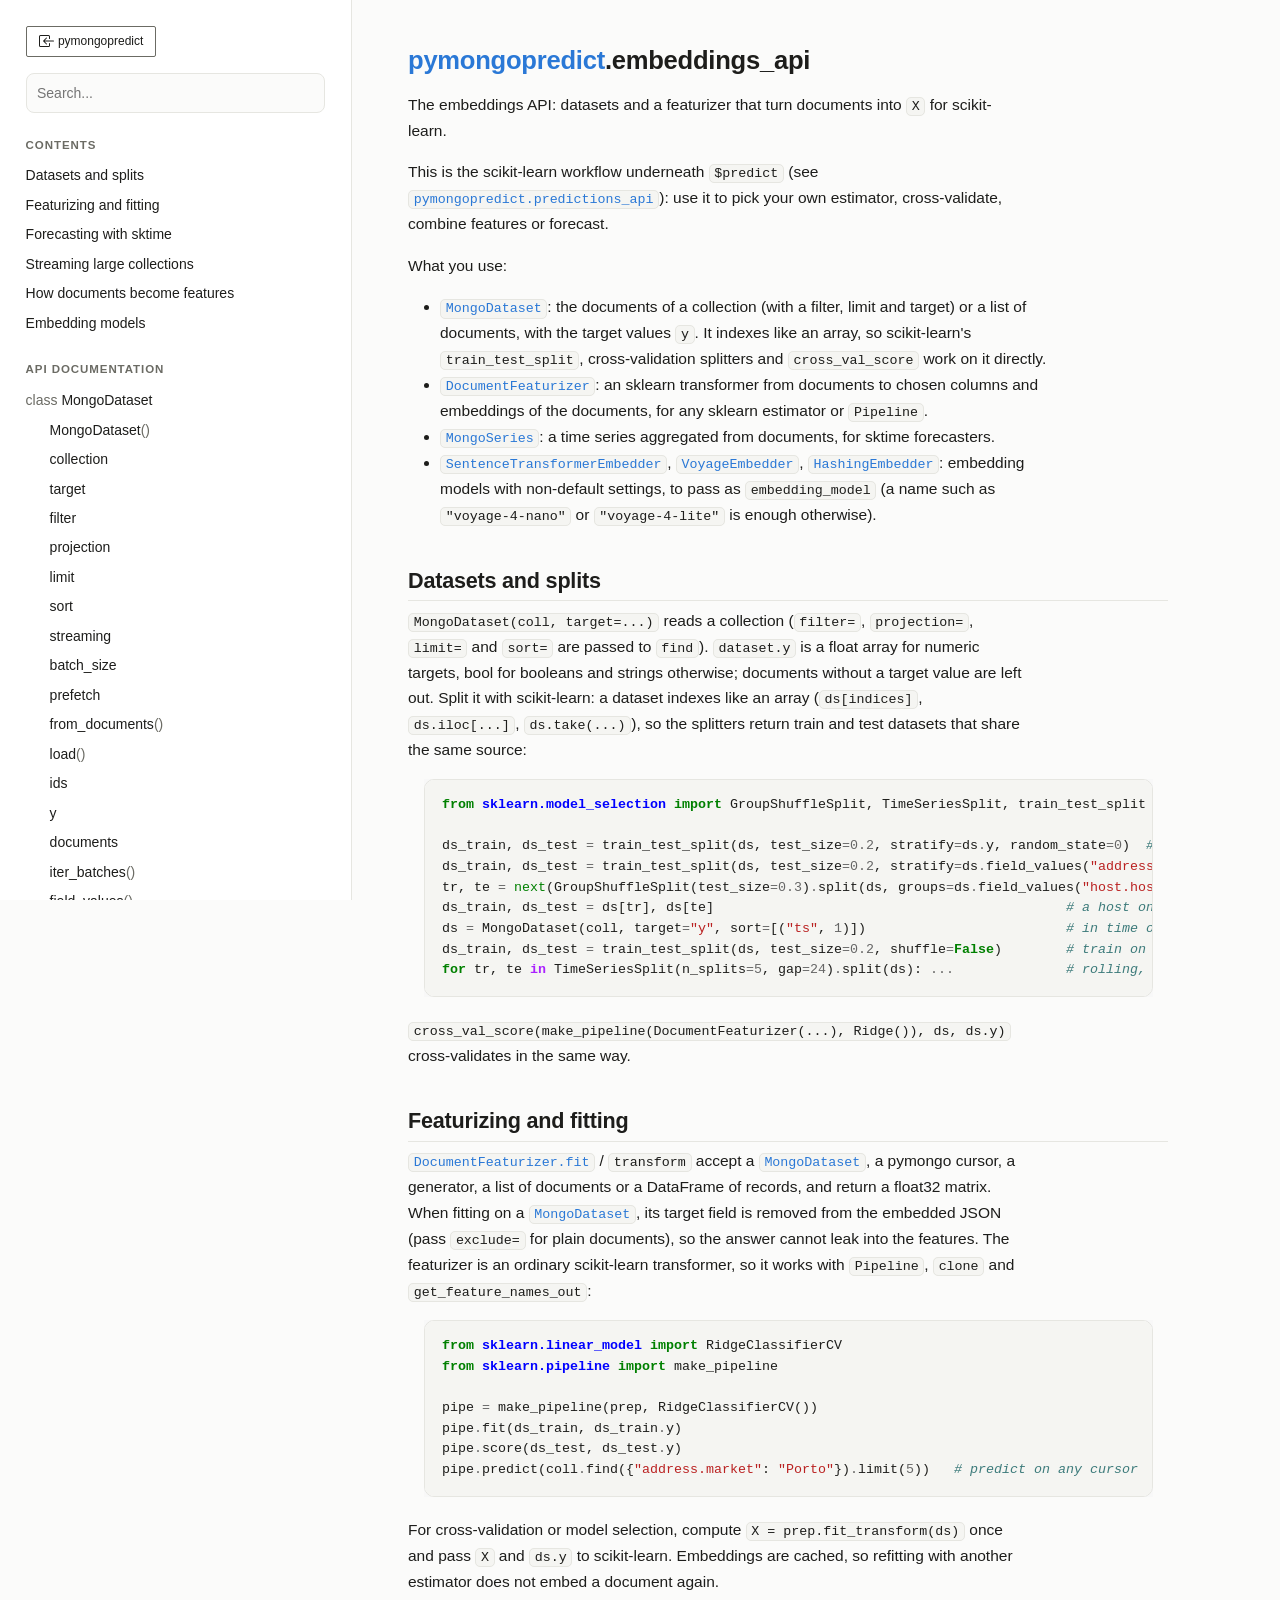
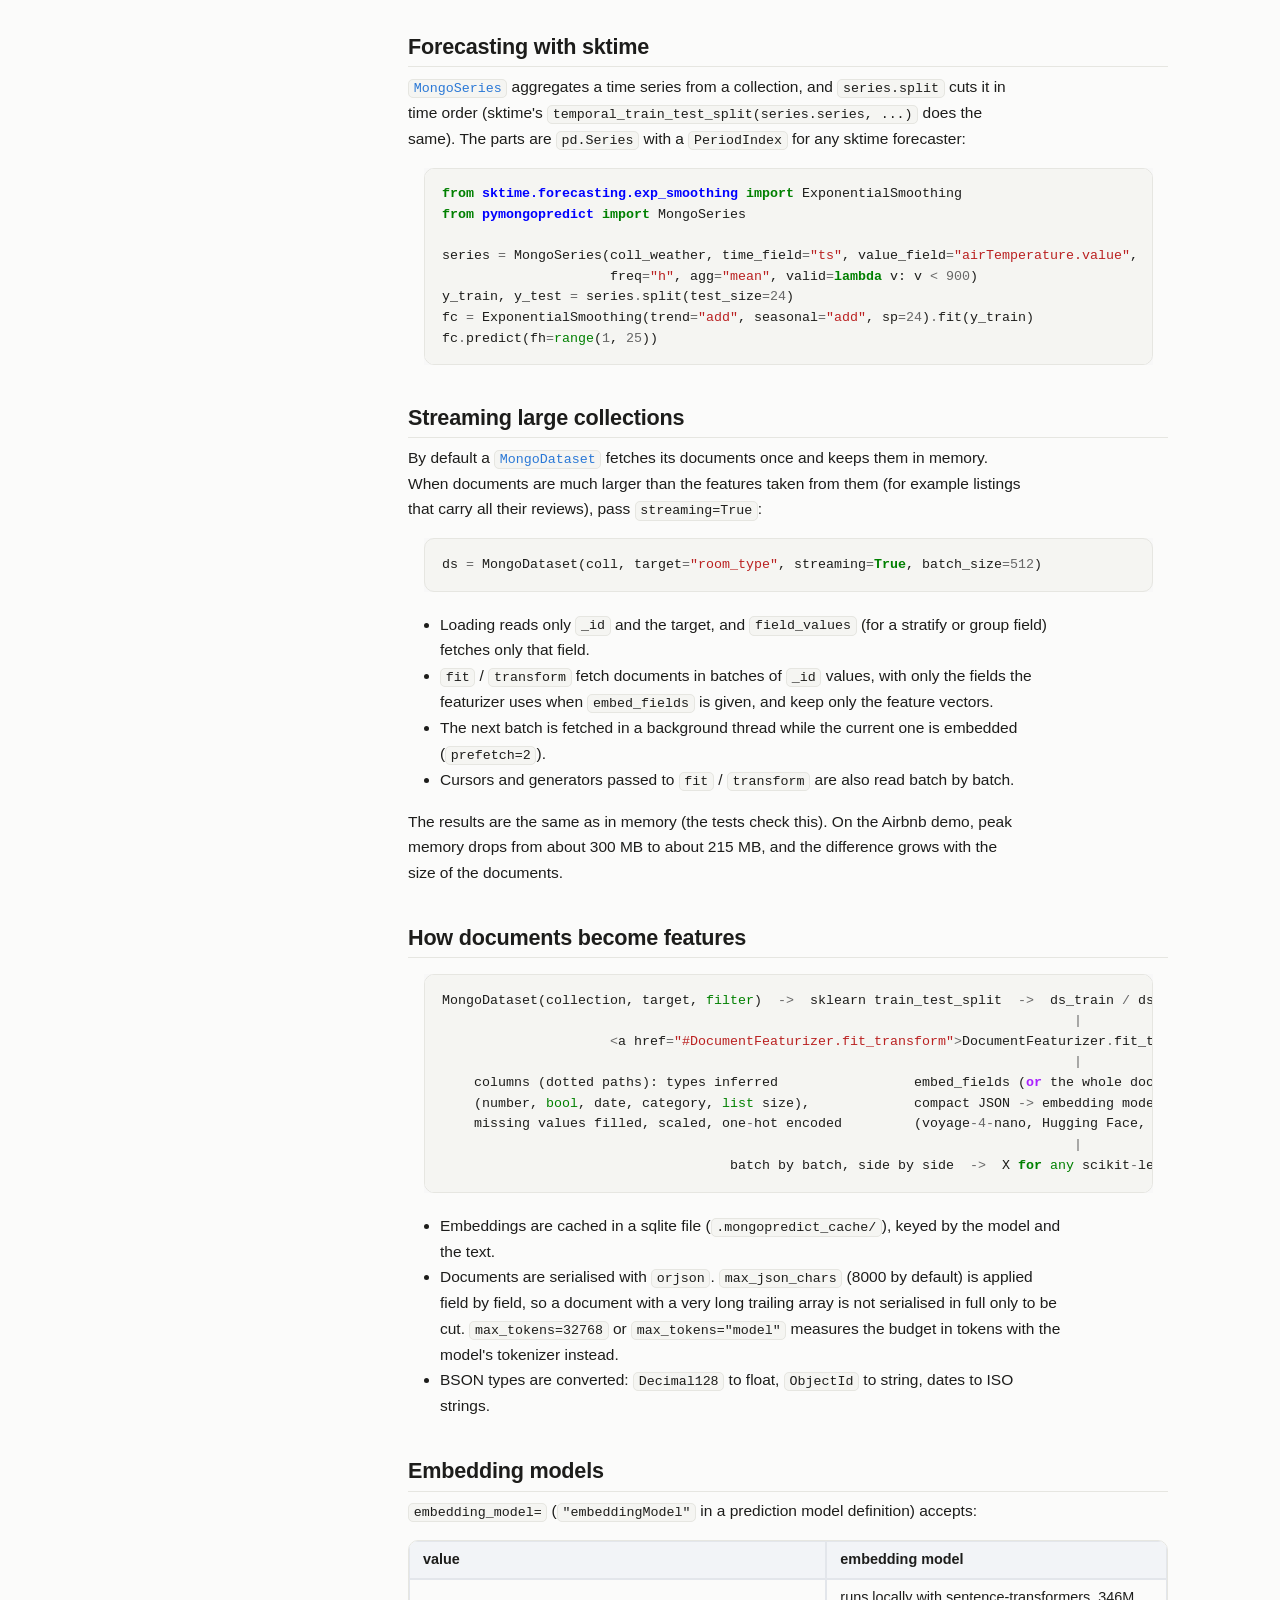
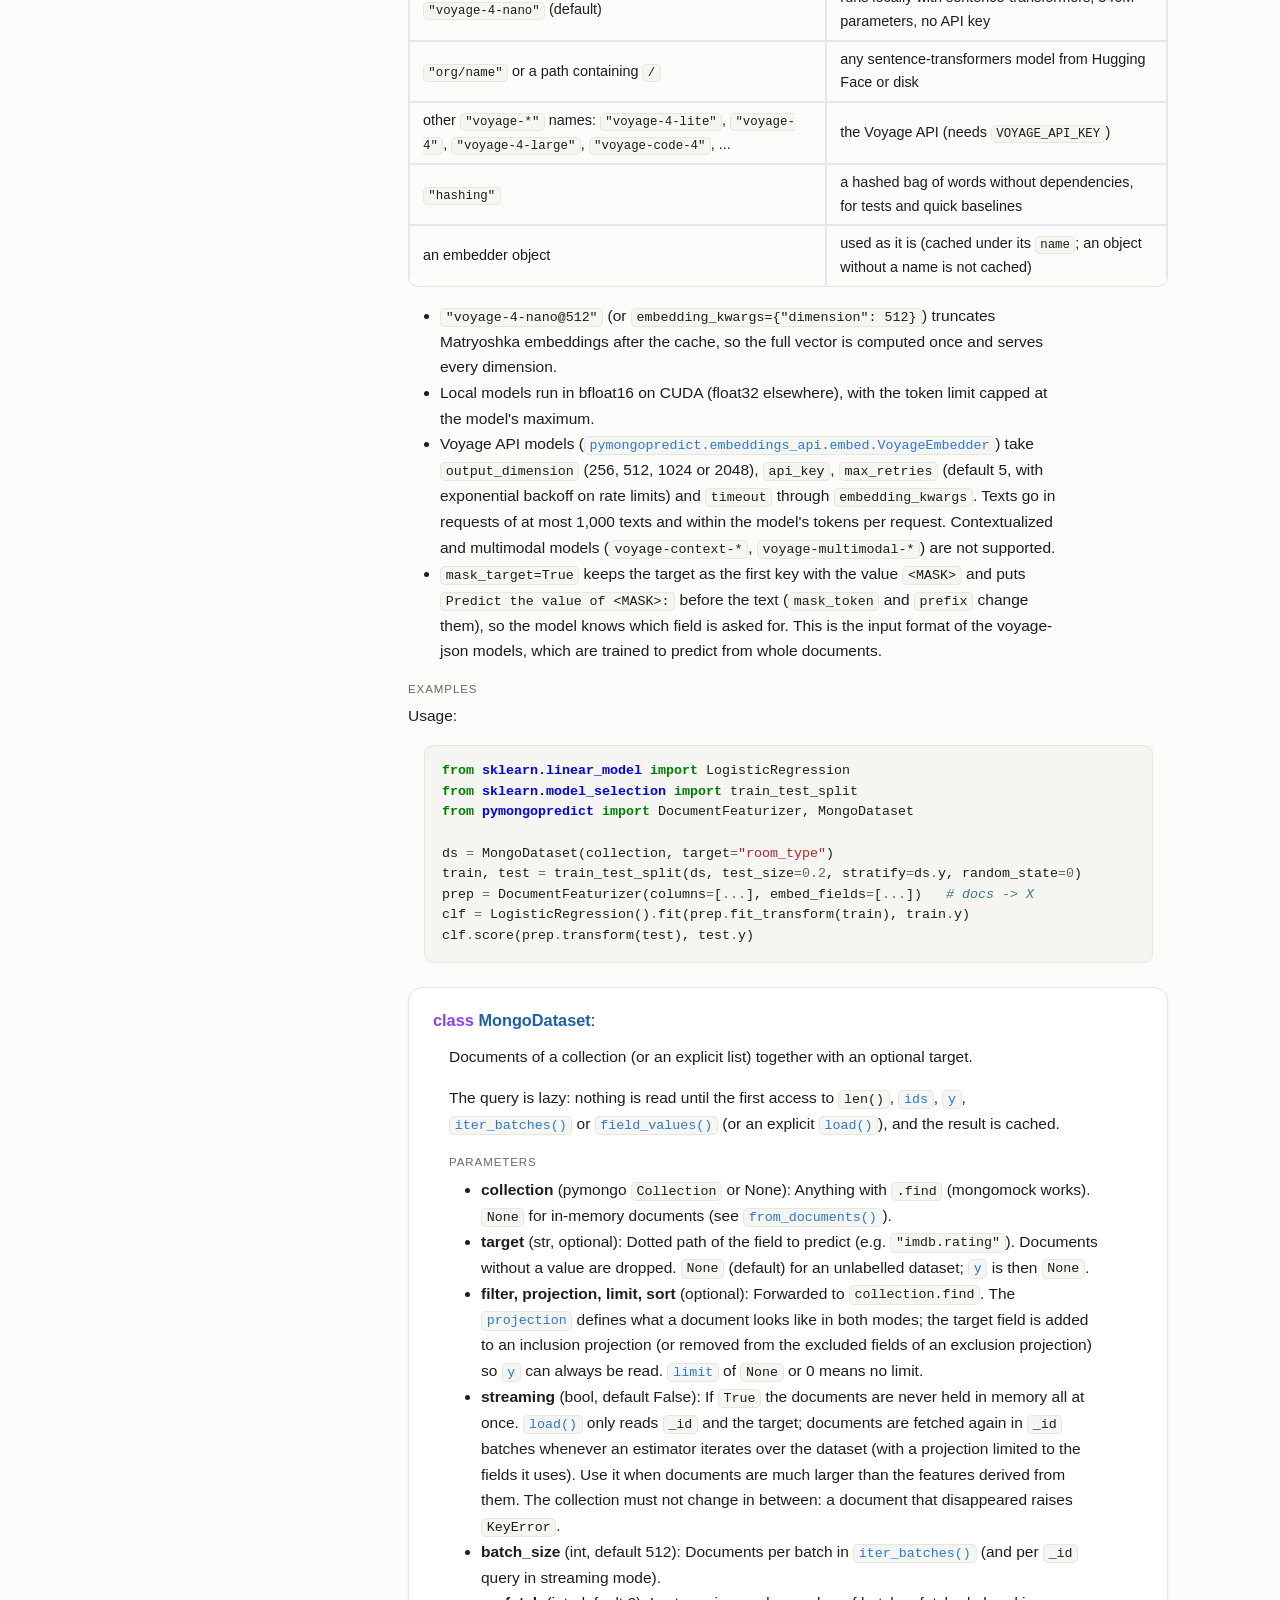
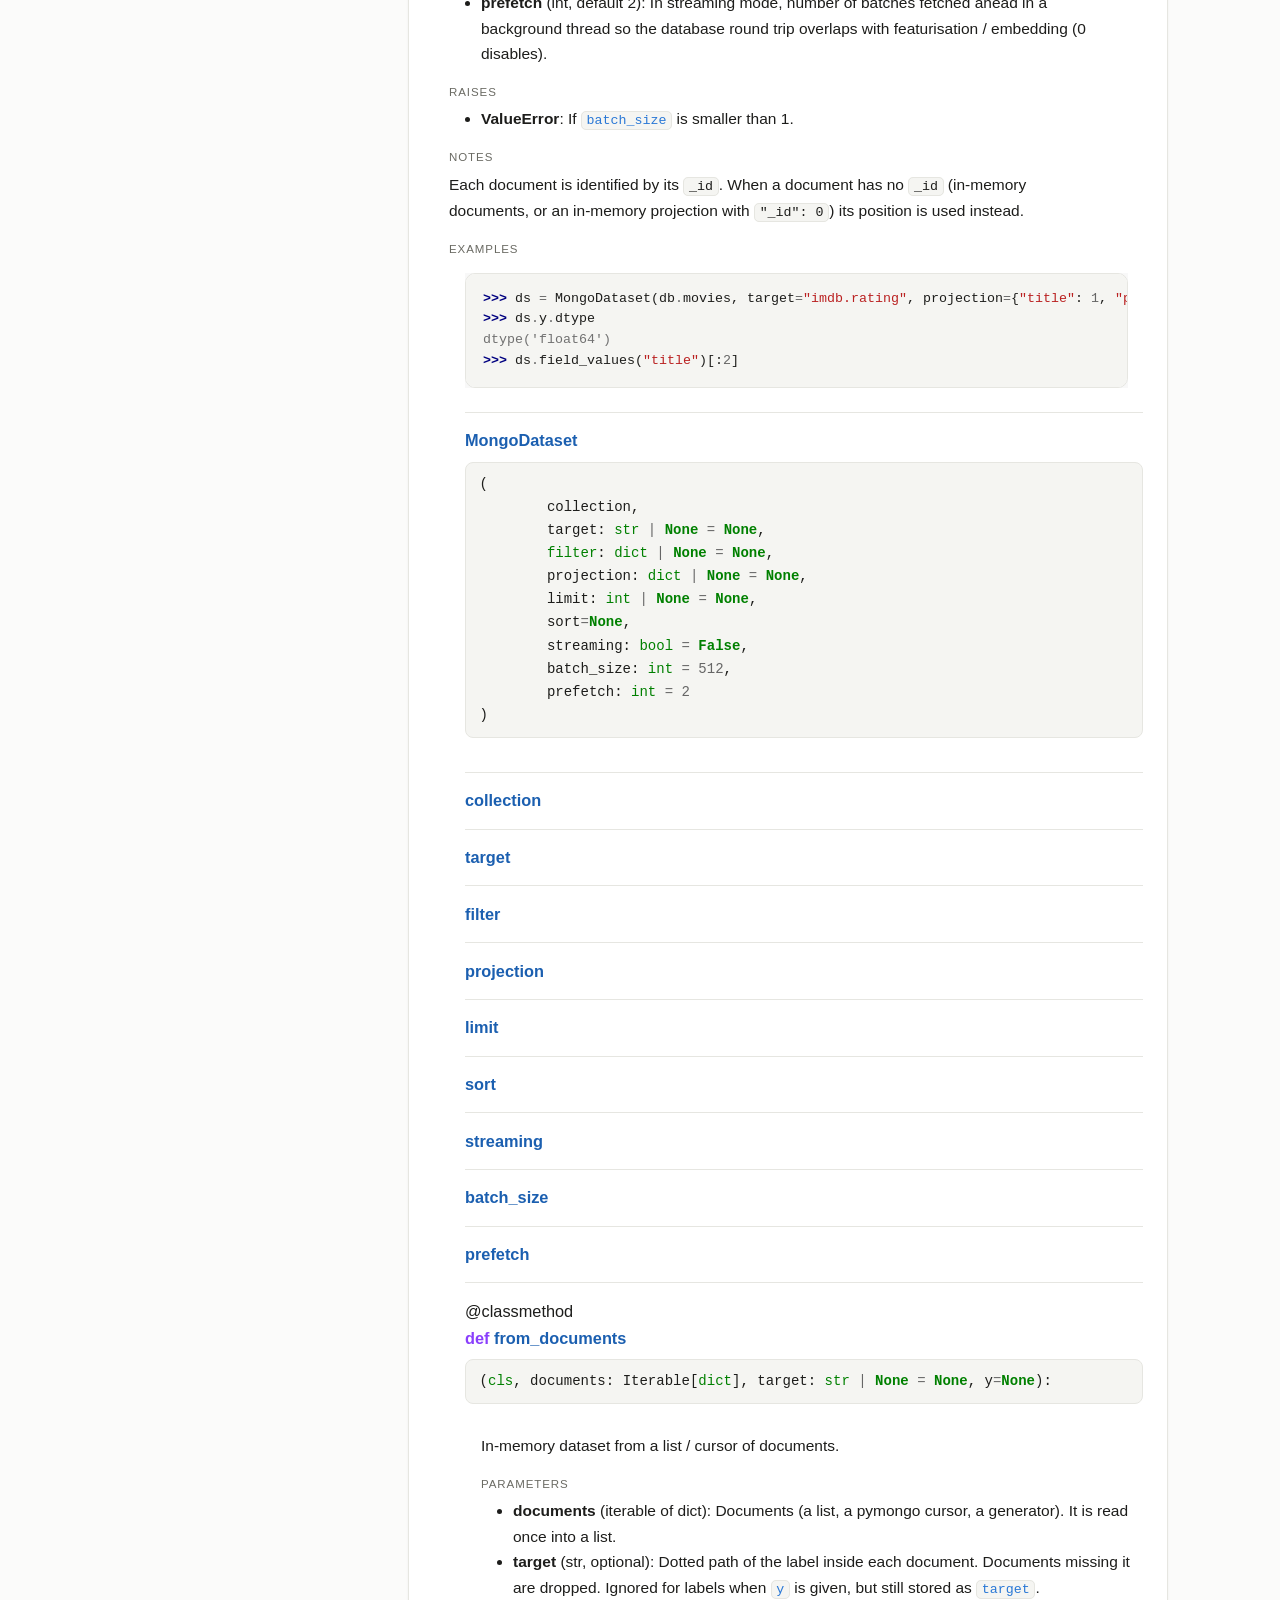
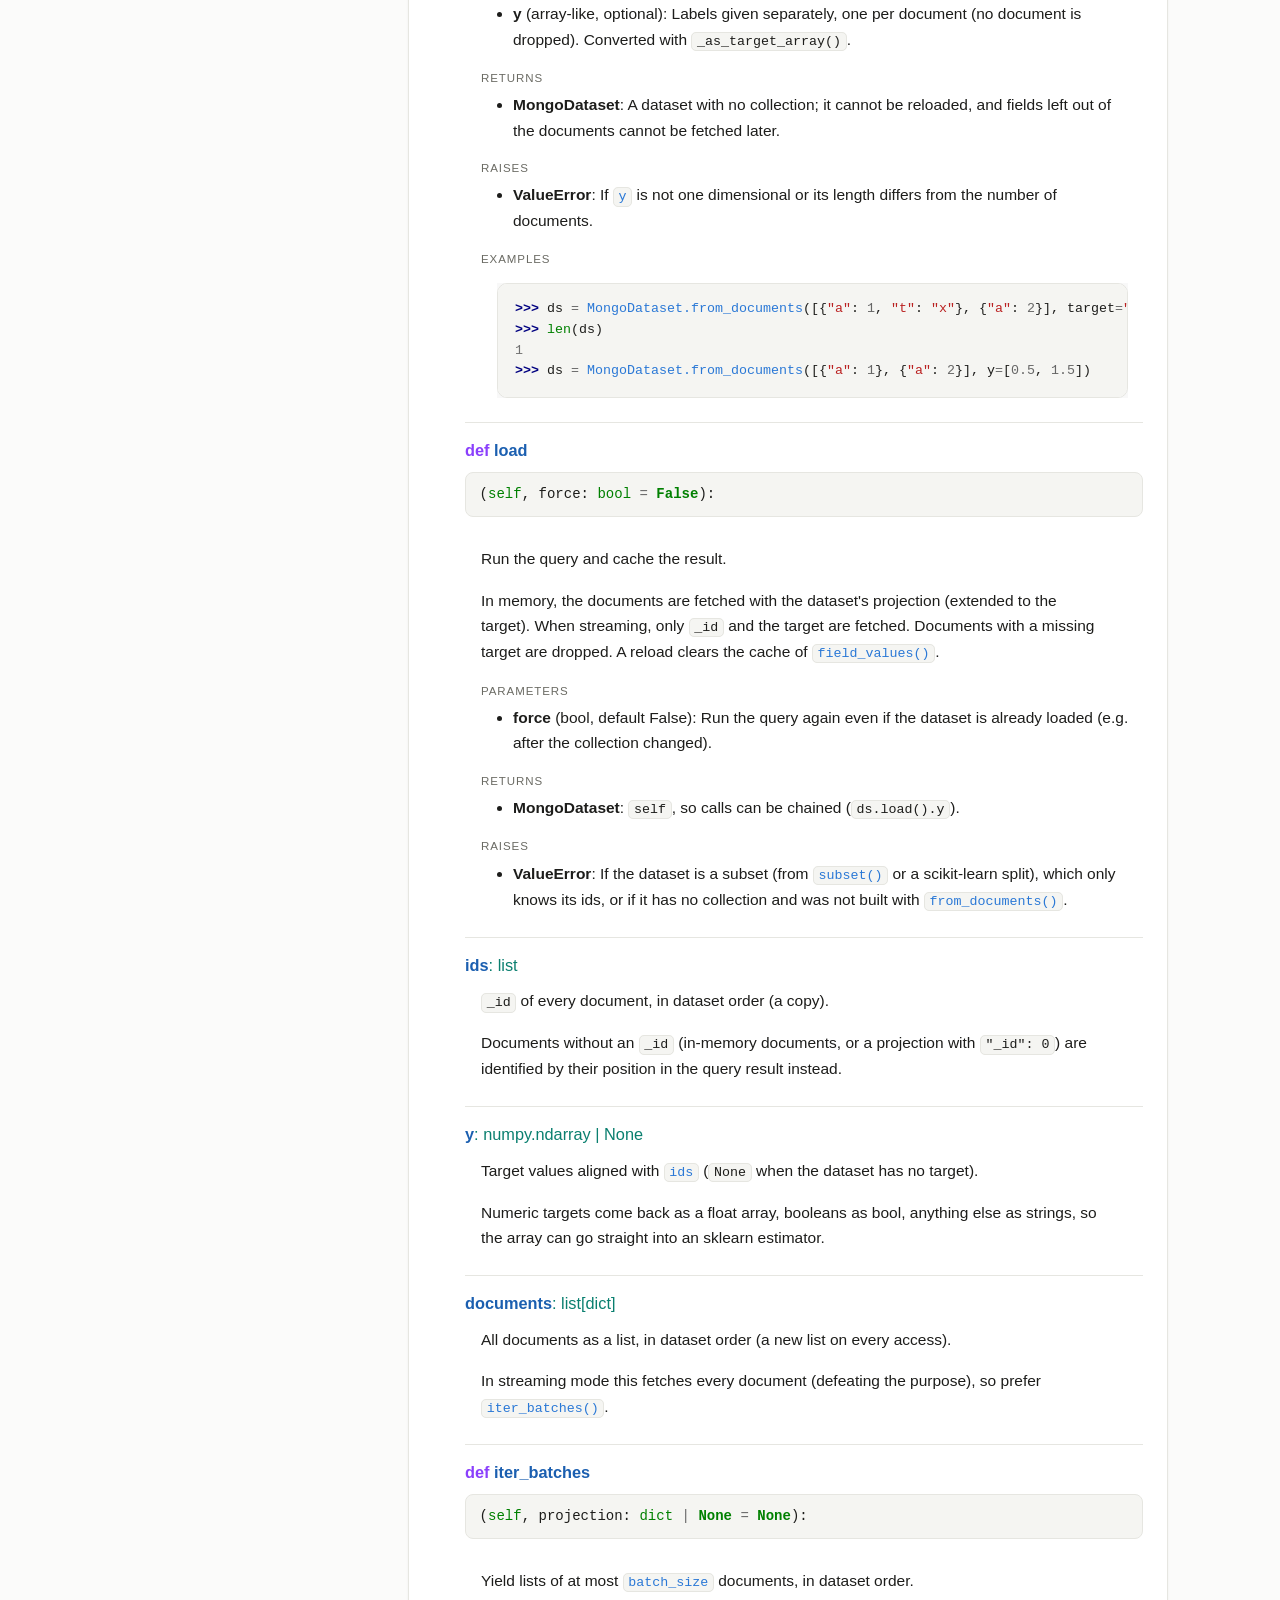
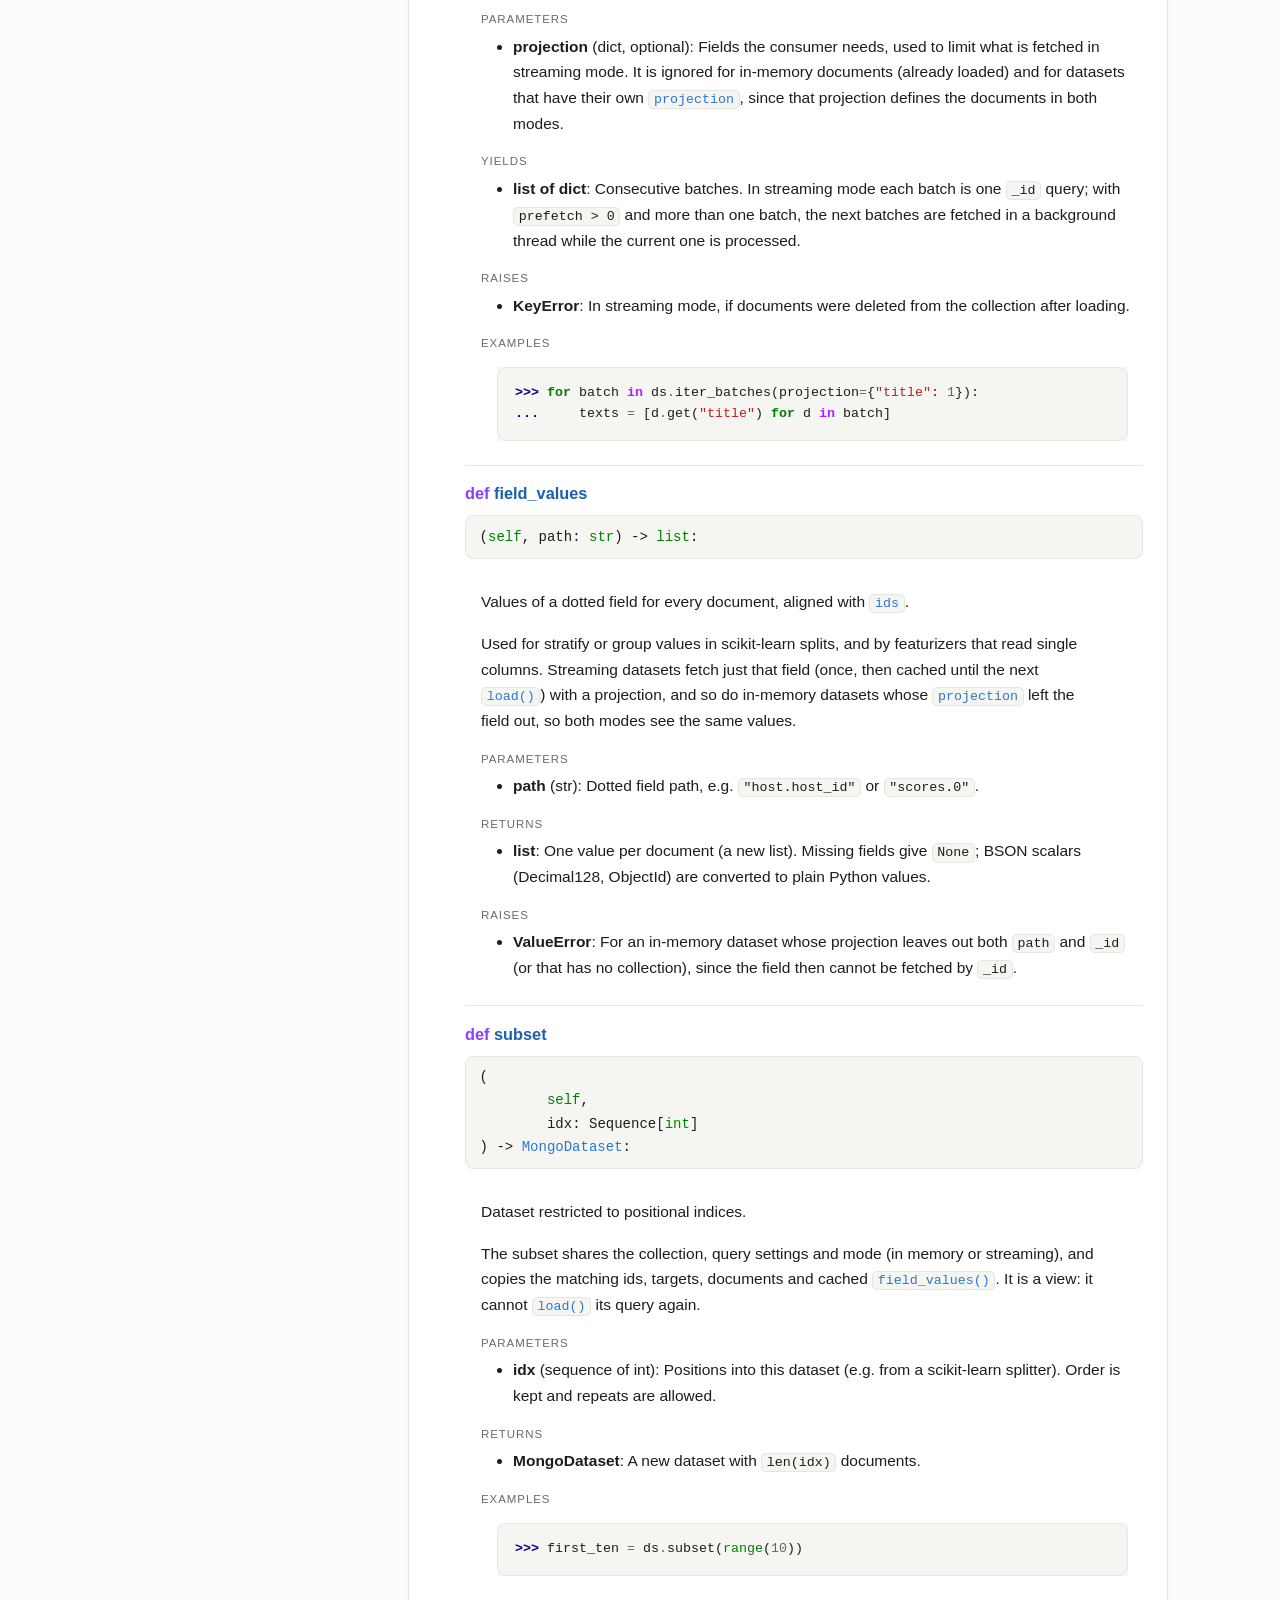
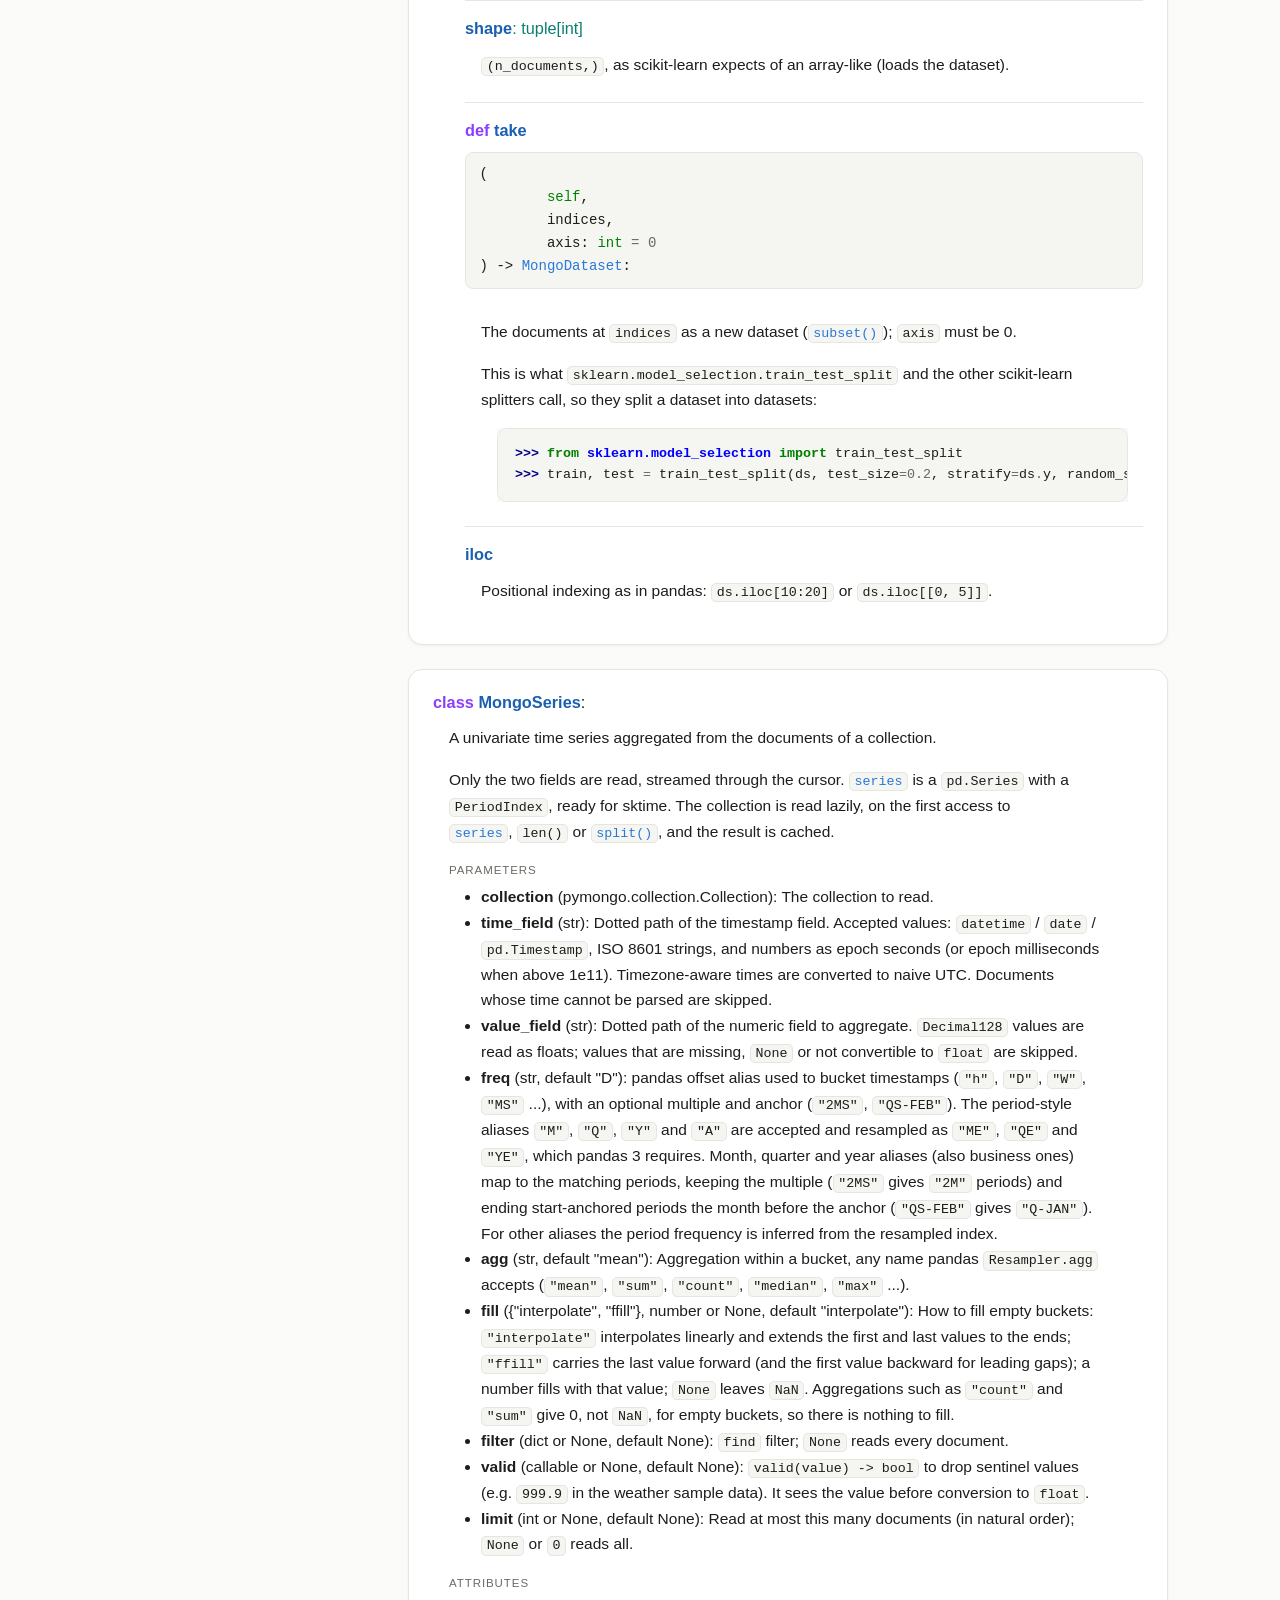
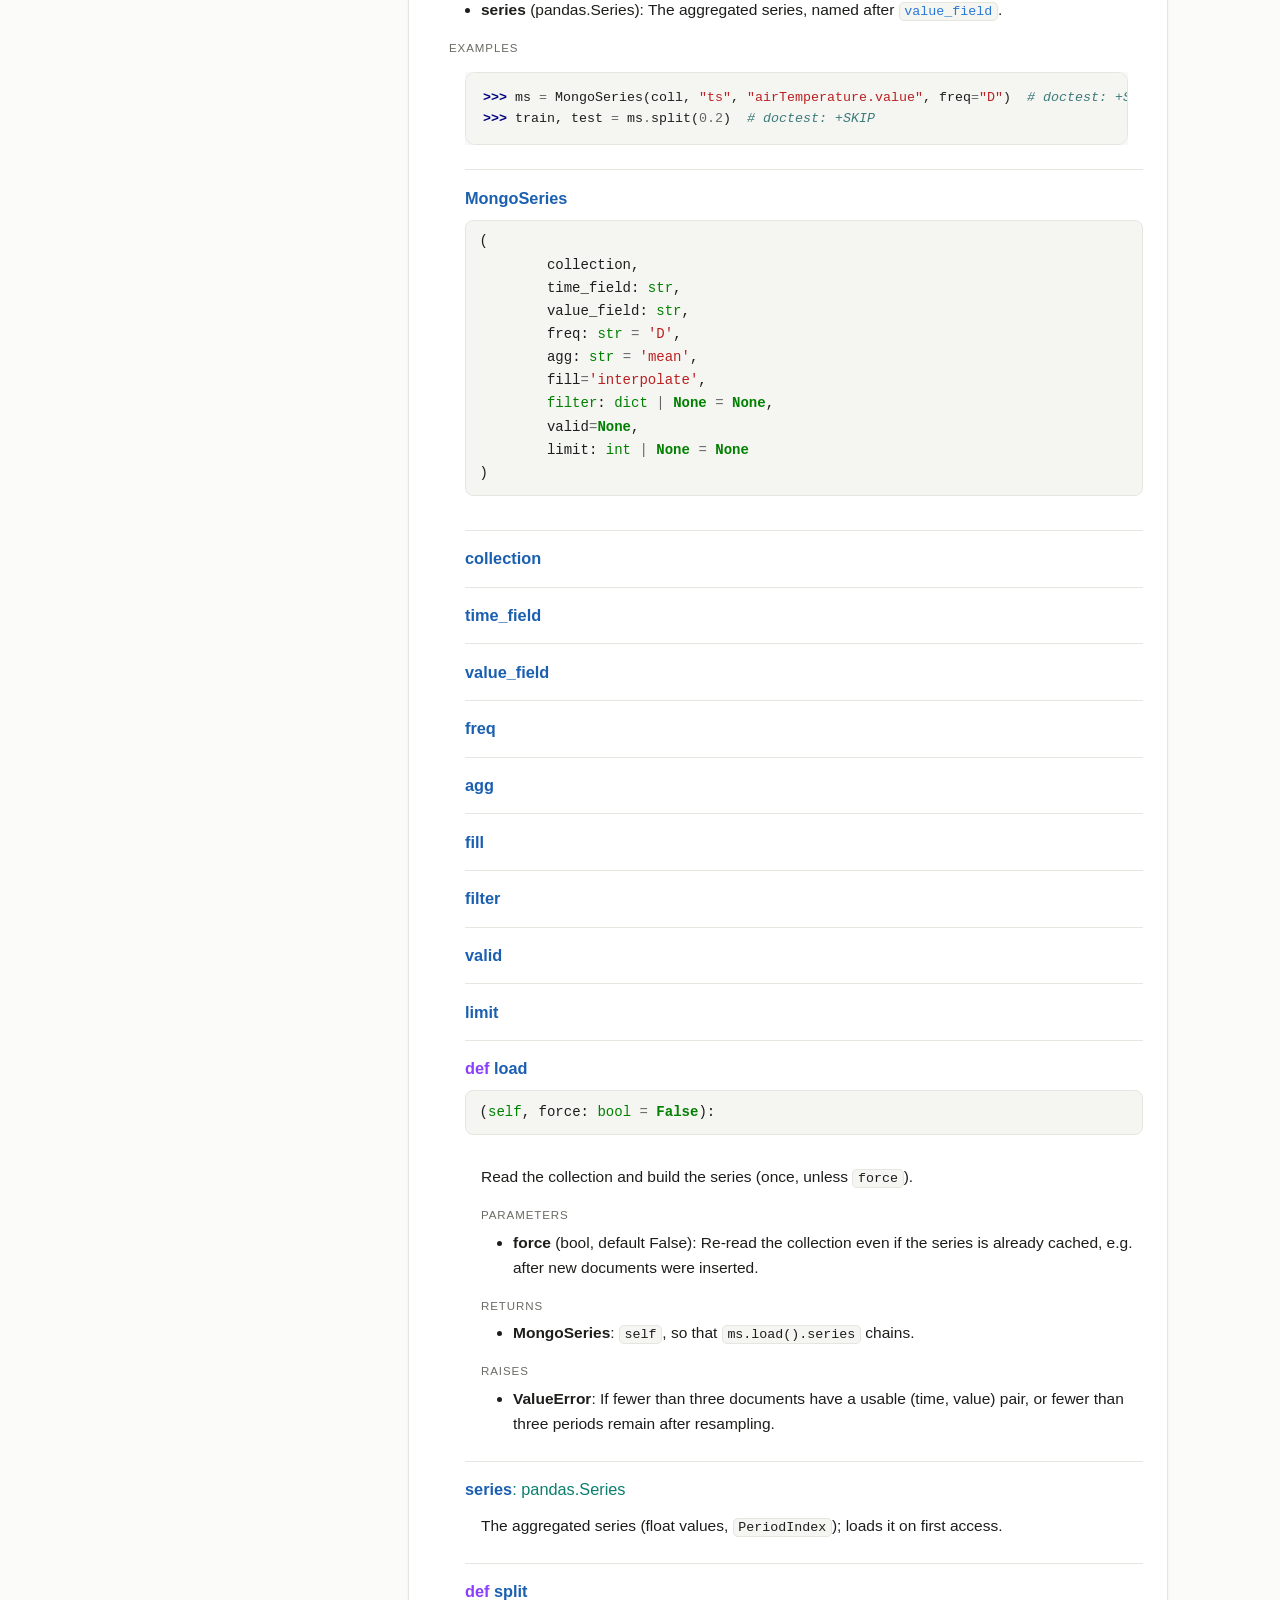
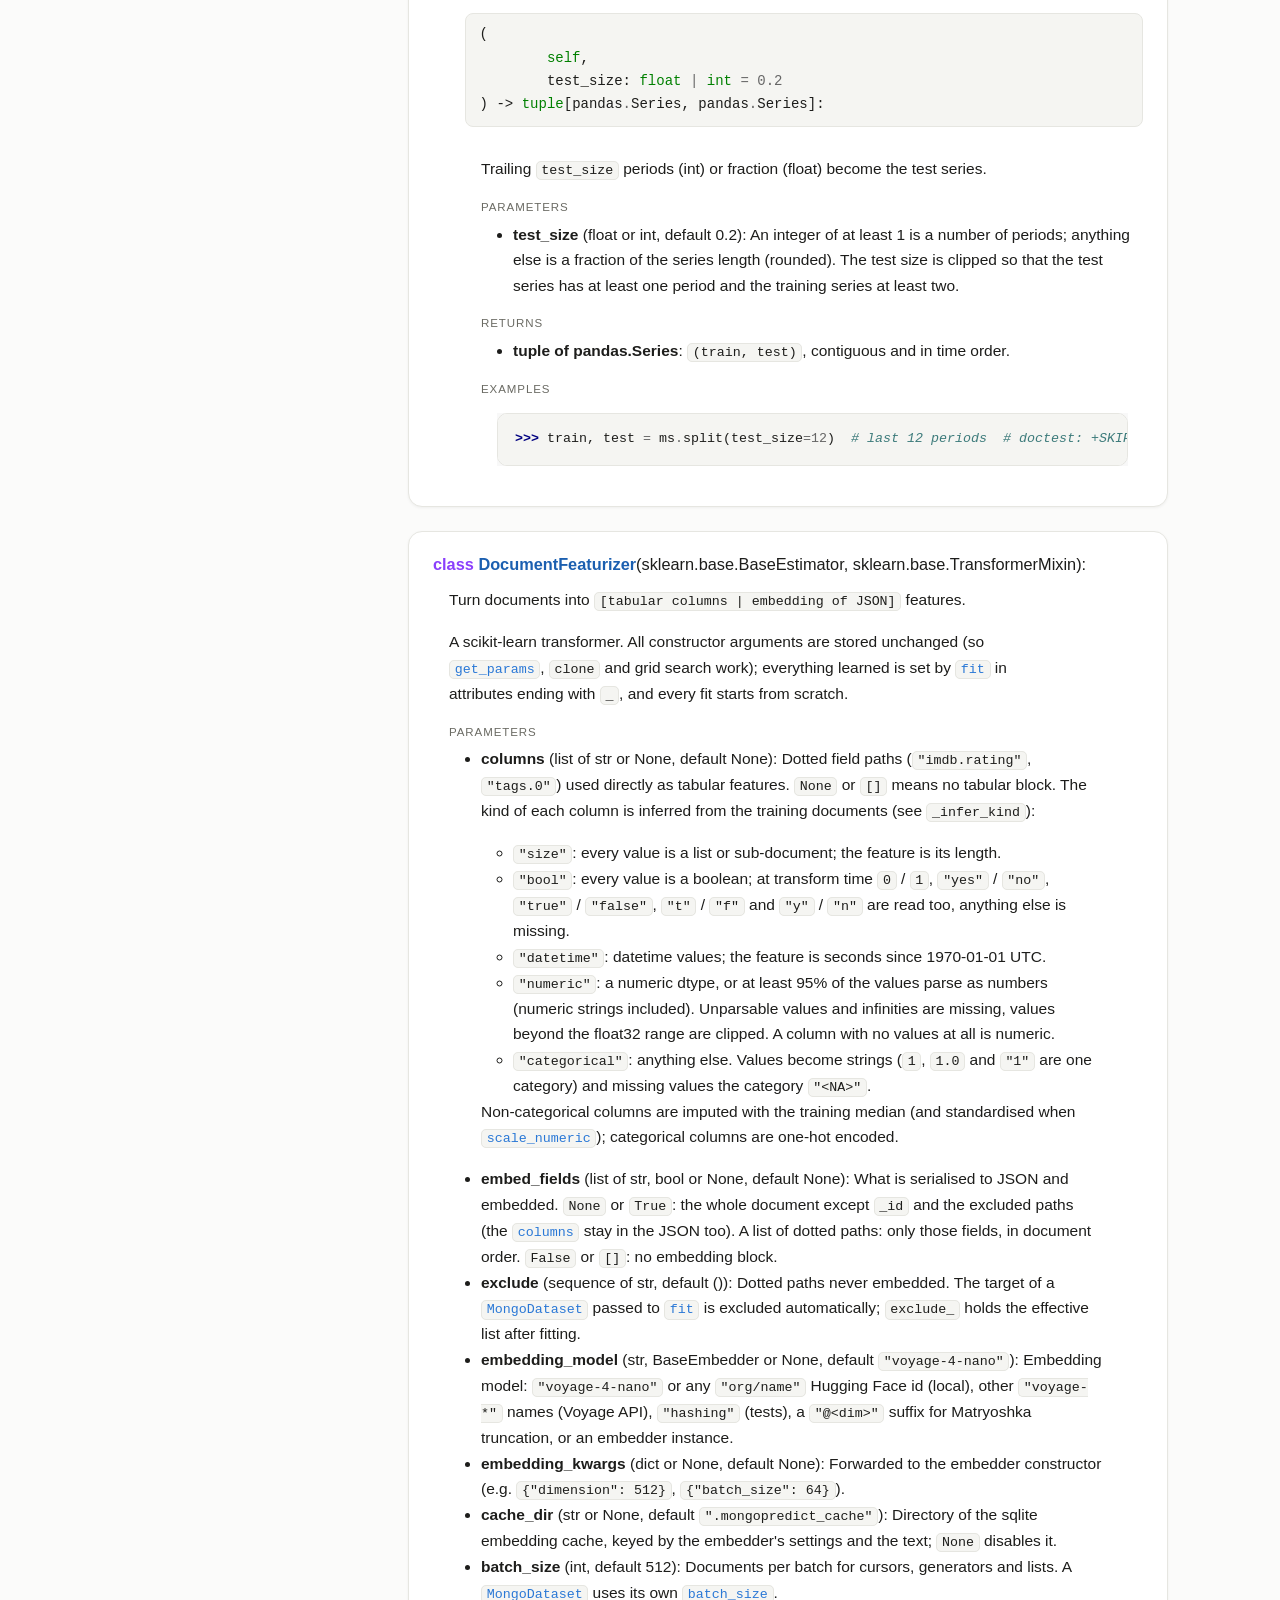
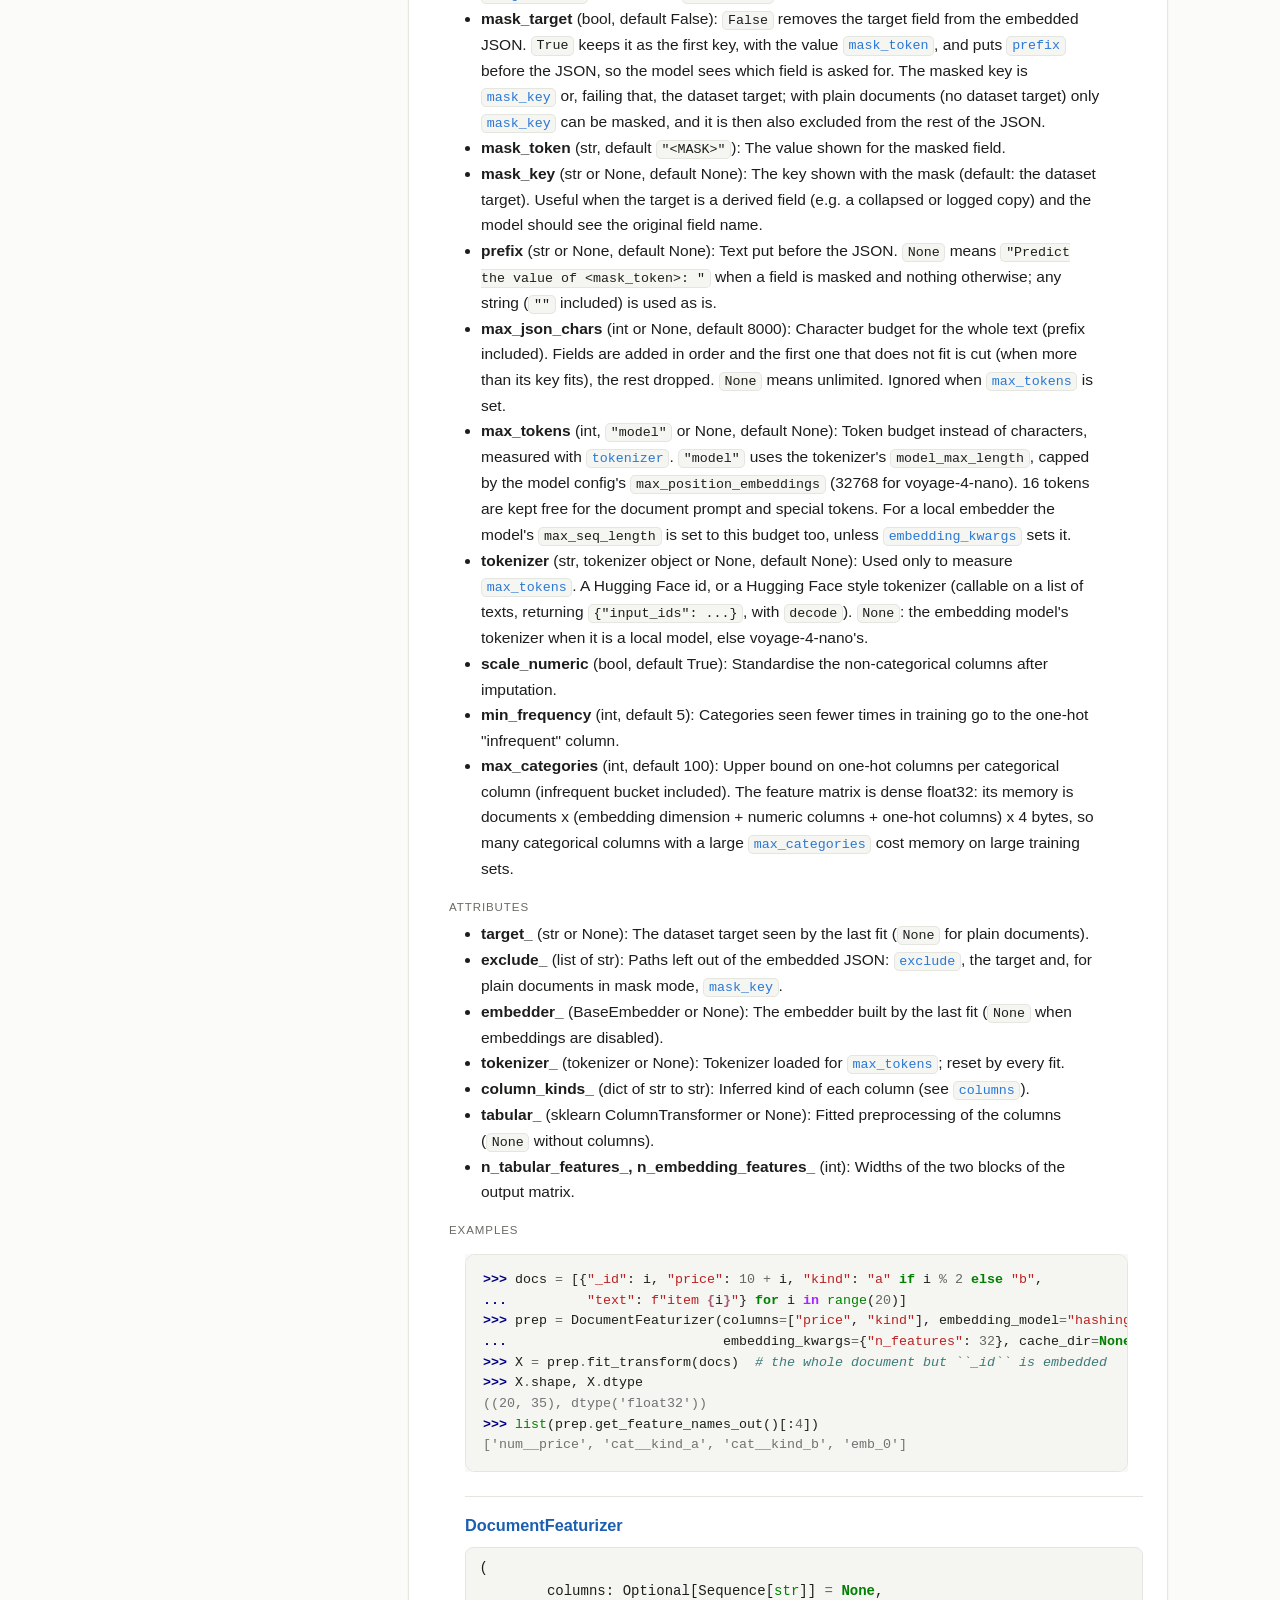
<file: docs/pymongopredict/embeddings_api.html>
<!doctype html>
<html lang="en">
<head>
    <meta charset="utf-8">
    <meta name="viewport" content="width=device-width, initial-scale=1">
    <meta name="generator" content="pdoc 16.0.0"/>
    <title>pymongopredict.embeddings_api API documentation</title>

    <style>/*! * Bootstrap Reboot v5.0.0 (https://getbootstrap.com/) * Copyright 2011-2021 The Bootstrap Authors * Copyright 2011-2021 Twitter, Inc. * Licensed under MIT (https://github.com/twbs/bootstrap/blob/main/LICENSE) * Forked from Normalize.css, licensed MIT (https://github.com/necolas/normalize.css/blob/master/LICENSE.md) */*,::after,::before{box-sizing:border-box}@media (prefers-reduced-motion:no-preference){:root{scroll-behavior:smooth}}body{margin:0;font-family:system-ui,-apple-system,"Segoe UI",Roboto,"Helvetica Neue",Arial,"Noto Sans","Liberation Sans",sans-serif,"Apple Color Emoji","Segoe UI Emoji","Segoe UI Symbol","Noto Color Emoji";font-size:1rem;font-weight:400;line-height:1.5;color:#212529;background-color:#fff;-webkit-text-size-adjust:100%;-webkit-tap-highlight-color:transparent}hr{margin:1rem 0;color:inherit;background-color:currentColor;border:0;opacity:.25}hr:not([size]){height:1px}h1,h2,h3,h4,h5,h6{margin-top:0;margin-bottom:.5rem;font-weight:500;line-height:1.2}h1{font-size:calc(1.375rem + 1.5vw)}@media (min-width:1200px){h1{font-size:2.5rem}}h2{font-size:calc(1.325rem + .9vw)}@media (min-width:1200px){h2{font-size:2rem}}h3{font-size:calc(1.3rem + .6vw)}@media (min-width:1200px){h3{font-size:1.75rem}}h4{font-size:calc(1.275rem + .3vw)}@media (min-width:1200px){h4{font-size:1.5rem}}h5{font-size:1.25rem}h6{font-size:1rem}p{margin-top:0;margin-bottom:1rem}abbr[data-bs-original-title],abbr[title]{-webkit-text-decoration:underline dotted;text-decoration:underline dotted;cursor:help;-webkit-text-decoration-skip-ink:none;text-decoration-skip-ink:none}address{margin-bottom:1rem;font-style:normal;line-height:inherit}ol,ul{padding-left:2rem}dl,ol,ul{margin-top:0;margin-bottom:1rem}ol ol,ol ul,ul ol,ul ul{margin-bottom:0}dt{font-weight:700}dd{margin-bottom:.5rem;margin-left:0}blockquote{margin:0 0 1rem}b,strong{font-weight:bolder}small{font-size:.875em}mark{padding:.2em;background-color:#fcf8e3}sub,sup{position:relative;font-size:.75em;line-height:0;vertical-align:baseline}sub{bottom:-.25em}sup{top:-.5em}a{color:#0d6efd;text-decoration:underline}a:hover{color:#0a58ca}a:not([href]):not([class]),a:not([href]):not([class]):hover{color:inherit;text-decoration:none}code,kbd,pre,samp{font-family:SFMono-Regular,Menlo,Monaco,Consolas,"Liberation Mono","Courier New",monospace;font-size:1em;direction:ltr;unicode-bidi:bidi-override}pre{display:block;margin-top:0;margin-bottom:1rem;overflow:auto;font-size:.875em}pre code{font-size:inherit;color:inherit;word-break:normal}code{font-size:.875em;color:#d63384;word-wrap:break-word}a>code{color:inherit}kbd{padding:.2rem .4rem;font-size:.875em;color:#fff;background-color:#212529;border-radius:.2rem}kbd kbd{padding:0;font-size:1em;font-weight:700}figure{margin:0 0 1rem}img,svg{vertical-align:middle}table{caption-side:bottom;border-collapse:collapse}caption{padding-top:.5rem;padding-bottom:.5rem;color:#6c757d;text-align:left}th{text-align:inherit;text-align:-webkit-match-parent}tbody,td,tfoot,th,thead,tr{border-color:inherit;border-style:solid;border-width:0}label{display:inline-block}button{border-radius:0}button:focus:not(:focus-visible){outline:0}button,input,optgroup,select,textarea{margin:0;font-family:inherit;font-size:inherit;line-height:inherit}button,select{text-transform:none}[role=button]{cursor:pointer}select{word-wrap:normal}select:disabled{opacity:1}[list]::-webkit-calendar-picker-indicator{display:none}[type=button],[type=reset],[type=submit],button{-webkit-appearance:button}[type=button]:not(:disabled),[type=reset]:not(:disabled),[type=submit]:not(:disabled),button:not(:disabled){cursor:pointer}::-moz-focus-inner{padding:0;border-style:none}textarea{resize:vertical}fieldset{min-width:0;padding:0;margin:0;border:0}legend{float:left;width:100%;padding:0;margin-bottom:.5rem;font-size:calc(1.275rem + .3vw);line-height:inherit}@media (min-width:1200px){legend{font-size:1.5rem}}legend+*{clear:left}::-webkit-datetime-edit-day-field,::-webkit-datetime-edit-fields-wrapper,::-webkit-datetime-edit-hour-field,::-webkit-datetime-edit-minute,::-webkit-datetime-edit-month-field,::-webkit-datetime-edit-text,::-webkit-datetime-edit-year-field{padding:0}::-webkit-inner-spin-button{height:auto}[type=search]{outline-offset:-2px;-webkit-appearance:textfield}::-webkit-search-decoration{-webkit-appearance:none}::-webkit-color-swatch-wrapper{padding:0}::file-selector-button{font:inherit}::-webkit-file-upload-button{font:inherit;-webkit-appearance:button}output{display:inline-block}iframe{border:0}summary{display:list-item;cursor:pointer}progress{vertical-align:baseline}[hidden]{display:none!important}</style>
    <style>/*! syntax-highlighting.css */pre{line-height:125%;}span.linenos{color:inherit; background-color:transparent; padding-left:5px; padding-right:20px;}.pdoc-code .hll{background-color:#ffffcc}.pdoc-code{background:#f8f8f8;}.pdoc-code .c{color:#3D7B7B; font-style:italic}.pdoc-code .err{border:1px solid #FF0000}.pdoc-code .k{color:#008000; font-weight:bold}.pdoc-code .o{color:#666666}.pdoc-code .ch{color:#3D7B7B; font-style:italic}.pdoc-code .cm{color:#3D7B7B; font-style:italic}.pdoc-code .cp{color:#9C6500}.pdoc-code .cpf{color:#3D7B7B; font-style:italic}.pdoc-code .c1{color:#3D7B7B; font-style:italic}.pdoc-code .cs{color:#3D7B7B; font-style:italic}.pdoc-code .gd{color:#A00000}.pdoc-code .ge{font-style:italic}.pdoc-code .gr{color:#E40000}.pdoc-code .gh{color:#000080; font-weight:bold}.pdoc-code .gi{color:#008400}.pdoc-code .go{color:#717171}.pdoc-code .gp{color:#000080; font-weight:bold}.pdoc-code .gs{font-weight:bold}.pdoc-code .gu{color:#800080; font-weight:bold}.pdoc-code .gt{color:#0044DD}.pdoc-code .kc{color:#008000; font-weight:bold}.pdoc-code .kd{color:#008000; font-weight:bold}.pdoc-code .kn{color:#008000; font-weight:bold}.pdoc-code .kp{color:#008000}.pdoc-code .kr{color:#008000; font-weight:bold}.pdoc-code .kt{color:#B00040}.pdoc-code .m{color:#666666}.pdoc-code .s{color:#BA2121}.pdoc-code .na{color:#687822}.pdoc-code .nb{color:#008000}.pdoc-code .nc{color:#0000FF; font-weight:bold}.pdoc-code .no{color:#880000}.pdoc-code .nd{color:#AA22FF}.pdoc-code .ni{color:#717171; font-weight:bold}.pdoc-code .ne{color:#CB3F38; font-weight:bold}.pdoc-code .nf{color:#0000FF}.pdoc-code .nl{color:#767600}.pdoc-code .nn{color:#0000FF; font-weight:bold}.pdoc-code .nt{color:#008000; font-weight:bold}.pdoc-code .nv{color:#19177C}.pdoc-code .ow{color:#AA22FF; font-weight:bold}.pdoc-code .w{color:#bbbbbb}.pdoc-code .mb{color:#666666}.pdoc-code .mf{color:#666666}.pdoc-code .mh{color:#666666}.pdoc-code .mi{color:#666666}.pdoc-code .mo{color:#666666}.pdoc-code .sa{color:#BA2121}.pdoc-code .sb{color:#BA2121}.pdoc-code .sc{color:#BA2121}.pdoc-code .dl{color:#BA2121}.pdoc-code .sd{color:#BA2121; font-style:italic}.pdoc-code .s2{color:#BA2121}.pdoc-code .se{color:#AA5D1F; font-weight:bold}.pdoc-code .sh{color:#BA2121}.pdoc-code .si{color:#A45A77; font-weight:bold}.pdoc-code .sx{color:#008000}.pdoc-code .sr{color:#A45A77}.pdoc-code .s1{color:#BA2121}.pdoc-code .ss{color:#19177C}.pdoc-code .bp{color:#008000}.pdoc-code .fm{color:#0000FF}.pdoc-code .vc{color:#19177C}.pdoc-code .vg{color:#19177C}.pdoc-code .vi{color:#19177C}.pdoc-code .vm{color:#19177C}.pdoc-code .il{color:#666666}</style>
    <style>/*! theme.css */:root{--pdoc-background:#fff;}.pdoc{--text:#212529;--muted:#6c757d;--link:#3660a5;--link-hover:#1659c5;--code:#f8f8f8;--active:#fff598;--accent:#eee;--accent2:#c1c1c1;--nav-hover:rgba(255, 255, 255, 0.5);--name:#0066BB;--def:#008800;--annotation:#007020;}</style>
    <style>/*! layout.css */html, body{width:100%;height:100%;}html, main{scroll-behavior:smooth;}body{background-color:var(--pdoc-background);}@media (max-width:769px){#navtoggle{cursor:pointer;position:absolute;width:50px;height:40px;top:1rem;right:1rem;border-color:var(--text);color:var(--text);display:flex;opacity:0.8;z-index:999;}#navtoggle:hover{opacity:1;}#togglestate + div{display:none;}#togglestate:checked + div{display:inherit;}main, header{padding:2rem 3vw;}header + main{margin-top:-3rem;}.git-button{display:none !important;}nav input[type="search"]{max-width:77%;}nav input[type="search"]:first-child{margin-top:-6px;}nav input[type="search"]:valid ~ *{display:none !important;}}@media (min-width:770px){:root{--sidebar-width:clamp(12.5rem, 28vw, 22rem);}nav{position:fixed;overflow:auto;height:100vh;width:var(--sidebar-width);}main, header{padding:3rem 2rem 3rem calc(var(--sidebar-width) + 3rem);width:calc(54rem + var(--sidebar-width));max-width:100%;}header + main{margin-top:-4rem;}#navtoggle{display:none;}}#togglestate{position:absolute;height:0;opacity:0;}nav.pdoc{--pad:clamp(0.5rem, 2vw, 1.75rem);--indent:1.5rem;background-color:var(--accent);border-right:1px solid var(--accent2);box-shadow:0 0 20px rgba(50, 50, 50, .2) inset;padding:0 0 0 var(--pad);overflow-wrap:anywhere;scrollbar-width:thin; scrollbar-color:var(--accent2) transparent; z-index:1}nav.pdoc::-webkit-scrollbar{width:.4rem; }nav.pdoc::-webkit-scrollbar-thumb{background-color:var(--accent2); }nav.pdoc > div{padding:var(--pad) 0;}nav.pdoc .module-list-button{display:inline-flex;align-items:center;color:var(--text);border-color:var(--muted);margin-bottom:1rem;}nav.pdoc .module-list-button:hover{border-color:var(--text);}nav.pdoc input[type=search]{display:block;outline-offset:0;width:calc(100% - var(--pad));}nav.pdoc .logo{max-width:calc(100% - var(--pad));max-height:35vh;display:block;margin:0 auto 1rem;transform:translate(calc(-.5 * var(--pad)), 0);}nav.pdoc ul{list-style:none;padding-left:0;}nav.pdoc > div > ul{margin-left:calc(0px - var(--pad));}nav.pdoc li a{padding:.2rem 0 .2rem calc(var(--pad) + var(--indent));}nav.pdoc > div > ul > li > a{padding-left:var(--pad);}nav.pdoc li{transition:all 100ms;}nav.pdoc li:hover{background-color:var(--nav-hover);}nav.pdoc a, nav.pdoc a:hover{color:var(--text);}nav.pdoc a{display:block;}nav.pdoc > h2:first-of-type{margin-top:1.5rem;}nav.pdoc .class:before{content:"class ";color:var(--muted);}nav.pdoc .function:after{content:"()";color:var(--muted);}nav.pdoc footer:before{content:"";display:block;width:calc(100% - var(--pad));border-top:solid var(--accent2) 1px;margin-top:1.5rem;padding-top:.5rem;}nav.pdoc footer{font-size:small;}</style>
    <style>/*! content.css */.pdoc{color:var(--text);box-sizing:border-box;line-height:1.5;background:none;}.pdoc .pdoc-button{cursor:pointer;display:inline-block;border:solid black 1px;border-radius:2px;font-size:.75rem;padding:calc(0.5em - 1px) 1em;transition:100ms all;}.pdoc .alert{padding:1rem 1rem 1rem calc(1.5rem + 24px);border:1px solid transparent;border-radius:.25rem;background-repeat:no-repeat;background-position:.75rem center;margin-bottom:1rem;}.pdoc .alert > em{display:none;}.pdoc .alert > *:last-child{margin-bottom:0;}.pdoc .alert.note{color:#084298;background-color:#cfe2ff;border-color:#b6d4fe;background-image:url("data:image/svg+xml,%3Csvg%20xmlns%3D%22http%3A//www.w3.org/2000/svg%22%20width%3D%2224%22%20height%3D%2224%22%20fill%3D%22%23084298%22%20viewBox%3D%220%200%2016%2016%22%3E%3Cpath%20d%3D%22M8%2016A8%208%200%201%200%208%200a8%208%200%200%200%200%2016zm.93-9.412-1%204.705c-.07.34.029.533.304.533.194%200%20.487-.07.686-.246l-.088.416c-.287.346-.92.598-1.465.598-.703%200-1.002-.422-.808-1.319l.738-3.468c.064-.293.006-.399-.287-.47l-.451-.081.082-.381%202.29-.287zM8%205.5a1%201%200%201%201%200-2%201%201%200%200%201%200%202z%22/%3E%3C/svg%3E");}.pdoc .alert.tip{color:#0a3622;background-color:#d1e7dd;border-color:#a3cfbb;background-image:url("data:image/svg+xml,%3Csvg%20xmlns%3D%22http%3A//www.w3.org/2000/svg%22%20width%3D%2224%22%20height%3D%2224%22%20fill%3D%22%230a3622%22%20viewBox%3D%220%200%2016%2016%22%3E%3Cpath%20d%3D%22M2%206a6%206%200%201%201%2010.174%204.31c-.203.196-.359.4-.453.619l-.762%201.769A.5.5%200%200%201%2010.5%2013a.5.5%200%200%201%200%201%20.5.5%200%200%201%200%201l-.224.447a1%201%200%200%201-.894.553H6.618a1%201%200%200%201-.894-.553L5.5%2015a.5.5%200%200%201%200-1%20.5.5%200%200%201%200-1%20.5.5%200%200%201-.46-.302l-.761-1.77a2%202%200%200%200-.453-.618A5.98%205.98%200%200%201%202%206m6-5a5%205%200%200%200-3.479%208.592c.263.254.514.564.676.941L5.83%2012h4.342l.632-1.467c.162-.377.413-.687.676-.941A5%205%200%200%200%208%201%22/%3E%3C/svg%3E");}.pdoc .alert.important{color:#055160;background-color:#cff4fc;border-color:#9eeaf9;background-image:url("data:image/svg+xml,%3Csvg%20xmlns%3D%22http%3A//www.w3.org/2000/svg%22%20width%3D%2224%22%20height%3D%2224%22%20fill%3D%22%23055160%22%20viewBox%3D%220%200%2016%2016%22%3E%3Cpath%20d%3D%22M2%200a2%202%200%200%200-2%202v12a2%202%200%200%200%202%202h12a2%202%200%200%200%202-2V2a2%202%200%200%200-2-2zm6%204c.535%200%20.954.462.9.995l-.35%203.507a.552.552%200%200%201-1.1%200L7.1%204.995A.905.905%200%200%201%208%204m.002%206a1%201%200%201%201%200%202%201%201%200%200%201%200-2%22/%3E%3C/svg%3E");}.pdoc .alert.warning{color:#664d03;background-color:#fff3cd;border-color:#ffecb5;background-image:url("data:image/svg+xml,%3Csvg%20xmlns%3D%22http%3A//www.w3.org/2000/svg%22%20width%3D%2224%22%20height%3D%2224%22%20fill%3D%22%23664d03%22%20viewBox%3D%220%200%2016%2016%22%3E%3Cpath%20d%3D%22M8.982%201.566a1.13%201.13%200%200%200-1.96%200L.165%2013.233c-.457.778.091%201.767.98%201.767h13.713c.889%200%201.438-.99.98-1.767L8.982%201.566zM8%205c.535%200%20.954.462.9.995l-.35%203.507a.552.552%200%200%201-1.1%200L7.1%205.995A.905.905%200%200%201%208%205zm.002%206a1%201%200%201%201%200%202%201%201%200%200%201%200-2z%22/%3E%3C/svg%3E");}.pdoc .alert.caution{color:#842029;background-color:#f8d7da;border-color:#f5c2c7;background-image:url("data:image/svg+xml,%3Csvg%20xmlns%3D%22http%3A//www.w3.org/2000/svg%22%20width%3D%2224%22%20height%3D%2224%22%20fill%3D%22%23842029%22%20viewBox%3D%220%200%2016%2016%22%3E%3Cpath%20d%3D%22M11.46.146A.5.5%200%200%200%2011.107%200H4.893a.5.5%200%200%200-.353.146L.146%204.54A.5.5%200%200%200%200%204.893v6.214a.5.5%200%200%200%20.146.353l4.394%204.394a.5.5%200%200%200%20.353.146h6.214a.5.5%200%200%200%20.353-.146l4.394-4.394a.5.5%200%200%200%20.146-.353V4.893a.5.5%200%200%200-.146-.353zM8%204c.535%200%20.954.462.9.995l-.35%203.507a.552.552%200%200%201-1.1%200L7.1%204.995A.905.905%200%200%201%208%204m.002%206a1%201%200%201%201%200%202%201%201%200%200%201%200-2%22/%3E%3C/svg%3E");}.pdoc .alert.danger{color:#842029;background-color:#f8d7da;border-color:#f5c2c7;background-image:url("data:image/svg+xml,%3Csvg%20xmlns%3D%22http%3A//www.w3.org/2000/svg%22%20width%3D%2224%22%20height%3D%2224%22%20fill%3D%22%23842029%22%20viewBox%3D%220%200%2016%2016%22%3E%3Cpath%20d%3D%22M5.52.359A.5.5%200%200%201%206%200h4a.5.5%200%200%201%20.474.658L8.694%206H12.5a.5.5%200%200%201%20.395.807l-7%209a.5.5%200%200%201-.873-.454L6.823%209.5H3.5a.5.5%200%200%201-.48-.641l2.5-8.5z%22/%3E%3C/svg%3E");}.pdoc .visually-hidden{position:absolute !important;width:1px !important;height:1px !important;padding:0 !important;margin:-1px !important;overflow:hidden !important;clip:rect(0, 0, 0, 0) !important;white-space:nowrap !important;border:0 !important;}.pdoc h1, .pdoc h2, .pdoc h3{font-weight:300;margin:.3em 0;padding:.2em 0;}.pdoc > section:not(.module-info) h1{font-size:1.5rem;font-weight:500;}.pdoc > section:not(.module-info) h2{font-size:1.4rem;font-weight:500;}.pdoc > section:not(.module-info) h3{font-size:1.3rem;font-weight:500;}.pdoc > section:not(.module-info) h4{font-size:1.2rem;}.pdoc > section:not(.module-info) h5{font-size:1.1rem;}.pdoc a{text-decoration:none;color:var(--link);}.pdoc a:hover{color:var(--link-hover);}.pdoc blockquote{margin-left:2rem;}.pdoc pre{border-top:1px solid var(--accent2);border-bottom:1px solid var(--accent2);margin-top:0;margin-bottom:1em;padding:.5rem 0 .5rem .5rem;overflow-x:auto;background-color:var(--code);}.pdoc code{color:var(--text);padding:.2em .4em;margin:0;font-size:85%;background-color:var(--accent);border-radius:6px;}.pdoc a > code{color:inherit;}.pdoc pre > code{display:inline-block;font-size:inherit;background:none;border:none;padding:0;}.pdoc > section:not(.module-info){margin-bottom:1.5rem;}.pdoc .modulename{margin-top:0;font-weight:bold;}.pdoc .modulename a{color:var(--link);transition:100ms all;}.pdoc .git-button{float:right;border:solid var(--link) 1px;}.pdoc .git-button:hover{background-color:var(--link);color:var(--pdoc-background);}.view-source-toggle-state,.view-source-toggle-state ~ .pdoc-code{display:none;}.view-source-toggle-state:checked ~ .pdoc-code{display:block;}.view-source-button{display:inline-block;float:right;font-size:.75rem;line-height:1.5rem;color:var(--muted);padding:0 .4rem 0 1.3rem;cursor:pointer;text-indent:-2px;}.view-source-button > span{visibility:hidden;}.module-info .view-source-button{float:none;display:flex;justify-content:flex-end;margin:-1.2rem .4rem -.2rem 0;}.view-source-button::before{position:absolute;content:"View Source";display:list-item;list-style-type:disclosure-closed;}.view-source-toggle-state:checked ~ .attr .view-source-button::before,.view-source-toggle-state:checked ~ .view-source-button::before{list-style-type:disclosure-open;}.pdoc .docstring{margin-bottom:1.5rem;}.pdoc section:not(.module-info) .docstring{margin-left:clamp(0rem, 5vw - 2rem, 1rem);}.pdoc .docstring .pdoc-code{margin-left:1em;margin-right:1em;}.pdoc h1:target,.pdoc h2:target,.pdoc h3:target,.pdoc h4:target,.pdoc h5:target,.pdoc h6:target,.pdoc .pdoc-code > pre > span:target{background-color:var(--active);box-shadow:-1rem 0 0 0 var(--active);}.pdoc .pdoc-code > pre > span:target{display:block;}.pdoc div:target > .attr,.pdoc section:target > .attr,.pdoc dd:target > a{background-color:var(--active);}.pdoc *{scroll-margin:2rem;}.pdoc .pdoc-code .linenos{user-select:none;}.pdoc .attr:hover{filter:contrast(0.95);}.pdoc section, .pdoc .classattr{position:relative;}.pdoc .headerlink{--width:clamp(1rem, 3vw, 2rem);position:absolute;top:0;left:calc(0rem - var(--width));transition:all 100ms ease-in-out;opacity:0;}.pdoc .headerlink::before{content:"#";display:block;text-align:center;width:var(--width);height:2.3rem;line-height:2.3rem;font-size:1.5rem;}.pdoc .attr:hover ~ .headerlink,.pdoc *:target > .headerlink,.pdoc .headerlink:hover{opacity:1;}.pdoc .attr{display:block;margin:.5rem 0 .5rem;padding:.4rem .4rem .4rem 1rem;background-color:var(--accent);overflow-x:auto;}.pdoc .classattr{margin-left:2rem;}.pdoc .decorator-deprecated{color:#842029;}.pdoc .decorator-deprecated ~ span{filter:grayscale(1) opacity(0.8);}.pdoc .name{color:var(--name);font-weight:bold;}.pdoc .def{color:var(--def);font-weight:bold;}.pdoc .signature{background-color:transparent;}.pdoc .param, .pdoc .return-annotation{white-space:pre;}.pdoc .signature.multiline .param{display:block;}.pdoc .signature.condensed .param{display:inline-block;}.pdoc .annotation{color:var(--annotation);}.pdoc .view-value-toggle-state,.pdoc .view-value-toggle-state ~ .default_value{display:none;}.pdoc .view-value-toggle-state:checked ~ .default_value{display:inherit;}.pdoc .view-value-button{font-size:.5rem;vertical-align:middle;border-style:dashed;margin-top:-0.1rem;}.pdoc .view-value-button:hover{background:white;}.pdoc .view-value-button::before{content:"show";text-align:center;width:2.2em;display:inline-block;}.pdoc .view-value-toggle-state:checked ~ .view-value-button::before{content:"hide";}.pdoc .inherited{margin-left:2rem;}.pdoc .inherited dt{font-weight:700;}.pdoc .inherited dt, .pdoc .inherited dd{display:inline;margin-left:0;margin-bottom:.5rem;}.pdoc .inherited dd:not(:last-child):after{content:", ";}.pdoc .inherited .class:before{content:"class ";}.pdoc .inherited .function a:after{content:"()";}.pdoc .search-result .docstring{overflow:auto;max-height:25vh;}.pdoc .search-result.focused > .attr{background-color:var(--active);}.pdoc .attribution{margin-top:2rem;display:block;opacity:0.5;transition:all 200ms;filter:grayscale(100%);}.pdoc .attribution:hover{opacity:1;filter:grayscale(0%);}.pdoc .attribution img{margin-left:5px;height:27px;vertical-align:bottom;width:50px;transition:all 200ms;}.pdoc table{display:block;width:max-content;max-width:100%;overflow:auto;margin-bottom:1rem;}.pdoc table th{font-weight:600;}.pdoc table th, .pdoc table td{padding:6px 13px;border:1px solid var(--accent2);}</style>
    <style>/*! custom.css */</style><!-- mongopredict-theme -->
<style>/* Theme added to every pdoc page by docs/_postprocess.py (light, and dark from the system setting). */
.pdoc{--text:#1d1d1b;--muted:#6b6b64;--link:#2a78d6;--link-hover:#1b5fb0;--code:#f5f5f2;--active:#fff6d6;
      --accent:#f2f4f7;--accent2:#e3e6eb;--nav-hover:rgba(42,120,214,.08);--name:#1b5fb0;--def:#8a3ffc;
      --annotation:#0a7f6f;--border:#e6e6e1;--surface:#fff;--chip:#eef4fc}
:root{--pdoc-background:#fbfbfa}
@media (prefers-color-scheme: dark){
  :root{--pdoc-background:#111110}
  .pdoc{--text:#ecebe6;--muted:#a3a29a;--link:#6aa8f5;--link-hover:#9cc6fa;--code:#1b1b19;--active:#3a3420;
        --accent:#1d1d1b;--accent2:#2a2a27;--nav-hover:rgba(106,168,245,.10);--name:#8ab8f7;--def:#c39bff;
        --annotation:#4fd1bd;--border:#2c2c29;--surface:#171715;--chip:#1c2a3d}
}
html,body{background:var(--pdoc-background)}
.pdoc{font-family:Inter,-apple-system,"Segoe UI",Roboto,Helvetica,Arial,sans-serif;font-size:15.5px;line-height:1.65;
      -webkit-font-smoothing:antialiased;color:var(--text)}
.pdoc code,.pdoc pre,.pdoc .signature{font-family:"JetBrains Mono",ui-monospace,SFMono-Regular,Menlo,Consolas,monospace;
      font-size:.86em}
@media (min-width:770px){main.pdoc{padding:2.5rem 3rem 4rem calc(var(--sidebar-width) + 3.5rem)}}
.pdoc h1,.pdoc h2,.pdoc h3,.pdoc h4{font-weight:650;letter-spacing:-.01em;line-height:1.25}
.pdoc h1{font-size:1.9rem;margin:.2rem 0 1rem}
.pdoc h2{font-size:1.35rem;margin-top:2.2rem;padding-bottom:.35rem;border-bottom:1px solid var(--border)}
.pdoc h3{font-size:1.1rem;margin-top:1.6rem}
.pdoc a{text-decoration:none}
.pdoc a:hover{text-decoration:underline;text-underline-offset:3px}
.pdoc .modulename{font-size:1.6rem;font-weight:700;margin-bottom:.5rem}
/* inline code */
.pdoc :not(pre)>code{background:var(--code);border:1px solid var(--border);border-radius:5px;padding:.08em .35em}
/* code blocks */
.pdoc .pdoc-code{position:relative;margin:1rem 0 1.25rem}
.pdoc .pdoc-code pre,.pdoc pre{background:var(--code) !important;border:1px solid var(--border);border-radius:10px;
      padding:.95rem 1.1rem;line-height:1.55;overflow-x:auto}
.pdoc .mp-copy{position:absolute;top:.5rem;right:.5rem;font:500 12px/1 Inter,-apple-system,"Segoe UI",sans-serif;
      color:var(--muted);background:var(--surface);border:1px solid var(--border);border-radius:6px;padding:.35rem .55rem;
      cursor:pointer;opacity:0;transition:opacity .15s}
.pdoc .pdoc-code:hover .mp-copy,.pdoc .mp-copy:focus{opacity:1}
.pdoc .mp-copy.done{color:var(--link)}
/* each class and function as a card */
main.pdoc > section[id]{background:var(--surface);border:1px solid var(--border);border-radius:14px;
      padding:1.2rem 1.5rem 1rem;margin:1.5rem 0;box-shadow:0 1px 3px rgba(0,0,0,.05)}
.pdoc .classattr{border-top:1px solid var(--border);padding-top:.9rem;margin-top:.9rem}
.pdoc .attr{background:none;border:0;padding:0;margin:0 0 .4rem;font-size:1.02rem}
.pdoc .signature{display:block;margin-top:.5rem;padding:.6rem .85rem;white-space:pre-wrap;
      background:var(--code) !important;border:1px solid var(--border);border-radius:8px}
.pdoc .def{color:var(--def);font-weight:600}
.pdoc .name{color:var(--name);font-weight:650}
.pdoc .annotation{color:var(--annotation)}
.pdoc .headerlink{opacity:0;transition:opacity .15s}
.pdoc .attr:hover .headerlink,.pdoc h2:hover .headerlink{opacity:.6}
.pdoc .docstring{margin-top:.6rem}
.pdoc .docstring > p,.pdoc .docstring li{max-width:72ch}
/* numpy sections: Parameters / Returns / Raises headers */
.pdoc .docstring h6{font-size:.72rem;letter-spacing:.08em;text-transform:uppercase;color:var(--muted);margin:1.2rem 0 .4rem}
.pdoc .docstring dl dt code,.pdoc .docstring dt{font-weight:600}
/* tables */
.pdoc table{border-collapse:separate;border-spacing:0;width:auto;border:1px solid var(--border);border-radius:10px;
      overflow:hidden;margin:1rem 0;font-size:.93em}
.pdoc th{background:var(--accent);text-align:left;font-weight:600}
.pdoc th,.pdoc td{padding:.5rem .8rem;border-bottom:1px solid var(--border)}
.pdoc tr:last-child td{border-bottom:0}
.pdoc tbody tr:hover td{background:var(--nav-hover)}
/* sidebar */
nav.pdoc{background:var(--surface);border-right:1px solid var(--border);box-shadow:none;font-size:14px}
nav.pdoc a:hover{text-decoration:none}
nav.pdoc li{border-radius:6px}
nav.pdoc h2{font-size:.72rem;letter-spacing:.08em;text-transform:uppercase;color:var(--muted);border:0;margin-top:1.4rem}
nav.pdoc input[type=search]{border:1px solid var(--border);border-radius:8px;background:var(--pdoc-background);
      color:var(--text);padding:.45rem .65rem}
.pdoc .attribution{color:var(--muted);font-size:12px}

@media (prefers-color-scheme: dark){
pre { line-height: 125%; }
td.linenos .normal { color: #6e7681; background-color: #0d1117; padding-left: 5px; padding-right: 5px; }
span.linenos { color: #6e7681; background-color: #0d1117; padding-left: 5px; padding-right: 5px; }
td.linenos .special { color: #e6edf3; background-color: #6e7681; padding-left: 5px; padding-right: 5px; }
span.linenos.special { color: #e6edf3; background-color: #6e7681; padding-left: 5px; padding-right: 5px; }
.pdoc .pdoc-code .hll { background-color: #6e7681 }
.pdoc .pdoc-code { background: #0d1117; color: #E6EDF3 }
.pdoc .pdoc-code .c { color: #8B949E; font-style: italic } /* Comment */
.pdoc .pdoc-code .err { color: #F85149 } /* Error */
.pdoc .pdoc-code .esc { color: #E6EDF3 } /* Escape */
.pdoc .pdoc-code .g { color: #E6EDF3 } /* Generic */
.pdoc .pdoc-code .k { color: #FF7B72 } /* Keyword */
.pdoc .pdoc-code .l { color: #A5D6FF } /* Literal */
.pdoc .pdoc-code .n { color: #E6EDF3 } /* Name */
.pdoc .pdoc-code .o { color: #FF7B72; font-weight: bold } /* Operator */
.pdoc .pdoc-code .x { color: #E6EDF3 } /* Other */
.pdoc .pdoc-code .p { color: #E6EDF3 } /* Punctuation */
.pdoc .pdoc-code .ch { color: #8B949E; font-style: italic } /* Comment.Hashbang */
.pdoc .pdoc-code .cm { color: #8B949E; font-style: italic } /* Comment.Multiline */
.pdoc .pdoc-code .cp { color: #8B949E; font-weight: bold; font-style: italic } /* Comment.Preproc */
.pdoc .pdoc-code .cpf { color: #8B949E; font-style: italic } /* Comment.PreprocFile */
.pdoc .pdoc-code .c1 { color: #8B949E; font-style: italic } /* Comment.Single */
.pdoc .pdoc-code .cs { color: #8B949E; font-weight: bold; font-style: italic } /* Comment.Special */
.pdoc .pdoc-code .gd { color: #FFA198; background-color: #490202 } /* Generic.Deleted */
.pdoc .pdoc-code .ge { color: #E6EDF3; font-style: italic } /* Generic.Emph */
.pdoc .pdoc-code .ges { color: #E6EDF3; font-weight: bold; font-style: italic } /* Generic.EmphStrong */
.pdoc .pdoc-code .gr { color: #FFA198 } /* Generic.Error */
.pdoc .pdoc-code .gh { color: #79C0FF; font-weight: bold } /* Generic.Heading */
.pdoc .pdoc-code .gi { color: #56D364; background-color: #0F5323 } /* Generic.Inserted */
.pdoc .pdoc-code .go { color: #8B949E } /* Generic.Output */
.pdoc .pdoc-code .gp { color: #8B949E } /* Generic.Prompt */
.pdoc .pdoc-code .gs { color: #E6EDF3; font-weight: bold } /* Generic.Strong */
.pdoc .pdoc-code .gu { color: #79C0FF } /* Generic.Subheading */
.pdoc .pdoc-code .gt { color: #FF7B72 } /* Generic.Traceback */
.pdoc .pdoc-code .g-Underline { color: #E6EDF3; text-decoration: underline } /* Generic.Underline */
.pdoc .pdoc-code .kc { color: #79C0FF } /* Keyword.Constant */
.pdoc .pdoc-code .kd { color: #FF7B72 } /* Keyword.Declaration */
.pdoc .pdoc-code .kn { color: #FF7B72 } /* Keyword.Namespace */
.pdoc .pdoc-code .kp { color: #79C0FF } /* Keyword.Pseudo */
.pdoc .pdoc-code .kr { color: #FF7B72 } /* Keyword.Reserved */
.pdoc .pdoc-code .kt { color: #FF7B72 } /* Keyword.Type */
.pdoc .pdoc-code .ld { color: #79C0FF } /* Literal.Date */
.pdoc .pdoc-code .m { color: #A5D6FF } /* Literal.Number */
.pdoc .pdoc-code .s { color: #A5D6FF } /* Literal.String */
.pdoc .pdoc-code .na { color: #E6EDF3 } /* Name.Attribute */
.pdoc .pdoc-code .nb { color: #E6EDF3 } /* Name.Builtin */
.pdoc .pdoc-code .nc { color: #F0883E; font-weight: bold } /* Name.Class */
.pdoc .pdoc-code .no { color: #79C0FF; font-weight: bold } /* Name.Constant */
.pdoc .pdoc-code .nd { color: #D2A8FF; font-weight: bold } /* Name.Decorator */
.pdoc .pdoc-code .ni { color: #FFA657 } /* Name.Entity */
.pdoc .pdoc-code .ne { color: #F0883E; font-weight: bold } /* Name.Exception */
.pdoc .pdoc-code .nf { color: #D2A8FF; font-weight: bold } /* Name.Function */
.pdoc .pdoc-code .nl { color: #79C0FF; font-weight: bold } /* Name.Label */
.pdoc .pdoc-code .nn { color: #FF7B72 } /* Name.Namespace */
.pdoc .pdoc-code .nx { color: #E6EDF3 } /* Name.Other */
.pdoc .pdoc-code .py { color: #79C0FF } /* Name.Property */
.pdoc .pdoc-code .nt { color: #7EE787 } /* Name.Tag */
.pdoc .pdoc-code .nv { color: #79C0FF } /* Name.Variable */
.pdoc .pdoc-code .ow { color: #FF7B72; font-weight: bold } /* Operator.Word */
.pdoc .pdoc-code .pm { color: #E6EDF3 } /* Punctuation.Marker */
.pdoc .pdoc-code .w { color: #6E7681 } /* Text.Whitespace */
.pdoc .pdoc-code .mb { color: #A5D6FF } /* Literal.Number.Bin */
.pdoc .pdoc-code .mf { color: #A5D6FF } /* Literal.Number.Float */
.pdoc .pdoc-code .mh { color: #A5D6FF } /* Literal.Number.Hex */
.pdoc .pdoc-code .mi { color: #A5D6FF } /* Literal.Number.Integer */
.pdoc .pdoc-code .mo { color: #A5D6FF } /* Literal.Number.Oct */
.pdoc .pdoc-code .sa { color: #79C0FF } /* Literal.String.Affix */
.pdoc .pdoc-code .sb { color: #A5D6FF } /* Literal.String.Backtick */
.pdoc .pdoc-code .sc { color: #A5D6FF } /* Literal.String.Char */
.pdoc .pdoc-code .dl { color: #79C0FF } /* Literal.String.Delimiter */
.pdoc .pdoc-code .sd { color: #A5D6FF } /* Literal.String.Doc */
.pdoc .pdoc-code .s2 { color: #A5D6FF } /* Literal.String.Double */
.pdoc .pdoc-code .se { color: #79C0FF } /* Literal.String.Escape */
.pdoc .pdoc-code .sh { color: #79C0FF } /* Literal.String.Heredoc */
.pdoc .pdoc-code .si { color: #A5D6FF } /* Literal.String.Interpol */
.pdoc .pdoc-code .sx { color: #A5D6FF } /* Literal.String.Other */
.pdoc .pdoc-code .sr { color: #79C0FF } /* Literal.String.Regex */
.pdoc .pdoc-code .s1 { color: #A5D6FF } /* Literal.String.Single */
.pdoc .pdoc-code .ss { color: #A5D6FF } /* Literal.String.Symbol */
.pdoc .pdoc-code .bp { color: #E6EDF3 } /* Name.Builtin.Pseudo */
.pdoc .pdoc-code .fm { color: #D2A8FF; font-weight: bold } /* Name.Function.Magic */
.pdoc .pdoc-code .vc { color: #79C0FF } /* Name.Variable.Class */
.pdoc .pdoc-code .vg { color: #79C0FF } /* Name.Variable.Global */
.pdoc .pdoc-code .vi { color: #79C0FF } /* Name.Variable.Instance */
.pdoc .pdoc-code .vm { color: #79C0FF } /* Name.Variable.Magic */
.pdoc .pdoc-code .il { color: #A5D6FF } /* Literal.Number.Integer.Long */
}</style>
</head>
<body>
    <nav class="pdoc">
        <label id="navtoggle" for="togglestate" class="pdoc-button"><svg xmlns='http://www.w3.org/2000/svg' viewBox='0 0 30 30'><path stroke-linecap='round' stroke="currentColor" stroke-miterlimit='10' stroke-width='2' d='M4 7h22M4 15h22M4 23h22'/></svg></label>
        <input id="togglestate" type="checkbox" aria-hidden="true" tabindex="-1">
        <div>            <a class="pdoc-button module-list-button" href="../pymongopredict.html">
<svg xmlns="http://www.w3.org/2000/svg" width="16" height="16" fill="currentColor" class="bi bi-box-arrow-in-left" viewBox="0 0 16 16">
  <path fill-rule="evenodd" d="M10 3.5a.5.5 0 0 0-.5-.5h-8a.5.5 0 0 0-.5.5v9a.5.5 0 0 0 .5.5h8a.5.5 0 0 0 .5-.5v-2a.5.5 0 0 1 1 0v2A1.5 1.5 0 0 1 9.5 14h-8A1.5 1.5 0 0 1 0 12.5v-9A1.5 1.5 0 0 1 1.5 2h8A1.5 1.5 0 0 1 11 3.5v2a.5.5 0 0 1-1 0v-2z"/>
  <path fill-rule="evenodd" d="M4.146 8.354a.5.5 0 0 1 0-.708l3-3a.5.5 0 1 1 .708.708L5.707 7.5H14.5a.5.5 0 0 1 0 1H5.707l2.147 2.146a.5.5 0 0 1-.708.708l-3-3z"/>
</svg>                &nbsp;pymongopredict</a>


            <input type="search" placeholder="Search..." role="searchbox" aria-label="search"
                   pattern=".+" required>

            <h2>Contents</h2>
            <ul>
  <li><a href="#datasets-and-splits">Datasets and splits</a></li>
  <li><a href="#featurizing-and-fitting">Featurizing and fitting</a></li>
  <li><a href="#forecasting-with-sktime">Forecasting with sktime</a></li>
  <li><a href="#streaming-large-collections">Streaming large collections</a></li>
  <li><a href="#how-documents-become-features">How documents become features</a></li>
  <li><a href="#embedding-models">Embedding models</a></li>
</ul>



            <h2>API Documentation</h2>
                <ul class="memberlist">
            <li>
                    <a class="class" href="#MongoDataset">MongoDataset</a>
                            <ul class="memberlist">
                        <li>
                                <a class="function" href="#MongoDataset.__init__">MongoDataset</a>
                        </li>
                        <li>
                                <a class="variable" href="#MongoDataset.collection">collection</a>
                        </li>
                        <li>
                                <a class="variable" href="#MongoDataset.target">target</a>
                        </li>
                        <li>
                                <a class="variable" href="#MongoDataset.filter">filter</a>
                        </li>
                        <li>
                                <a class="variable" href="#MongoDataset.projection">projection</a>
                        </li>
                        <li>
                                <a class="variable" href="#MongoDataset.limit">limit</a>
                        </li>
                        <li>
                                <a class="variable" href="#MongoDataset.sort">sort</a>
                        </li>
                        <li>
                                <a class="variable" href="#MongoDataset.streaming">streaming</a>
                        </li>
                        <li>
                                <a class="variable" href="#MongoDataset.batch_size">batch_size</a>
                        </li>
                        <li>
                                <a class="variable" href="#MongoDataset.prefetch">prefetch</a>
                        </li>
                        <li>
                                <a class="function" href="#MongoDataset.from_documents">from_documents</a>
                        </li>
                        <li>
                                <a class="function" href="#MongoDataset.load">load</a>
                        </li>
                        <li>
                                <a class="variable" href="#MongoDataset.ids">ids</a>
                        </li>
                        <li>
                                <a class="variable" href="#MongoDataset.y">y</a>
                        </li>
                        <li>
                                <a class="variable" href="#MongoDataset.documents">documents</a>
                        </li>
                        <li>
                                <a class="function" href="#MongoDataset.iter_batches">iter_batches</a>
                        </li>
                        <li>
                                <a class="function" href="#MongoDataset.field_values">field_values</a>
                        </li>
                        <li>
                                <a class="function" href="#MongoDataset.subset">subset</a>
                        </li>
                        <li>
                                <a class="variable" href="#MongoDataset.shape">shape</a>
                        </li>
                        <li>
                                <a class="function" href="#MongoDataset.take">take</a>
                        </li>
                        <li>
                                <a class="variable" href="#MongoDataset.iloc">iloc</a>
                        </li>
                </ul>

            </li>
            <li>
                    <a class="class" href="#MongoSeries">MongoSeries</a>
                            <ul class="memberlist">
                        <li>
                                <a class="function" href="#MongoSeries.__init__">MongoSeries</a>
                        </li>
                        <li>
                                <a class="variable" href="#MongoSeries.collection">collection</a>
                        </li>
                        <li>
                                <a class="variable" href="#MongoSeries.time_field">time_field</a>
                        </li>
                        <li>
                                <a class="variable" href="#MongoSeries.value_field">value_field</a>
                        </li>
                        <li>
                                <a class="variable" href="#MongoSeries.freq">freq</a>
                        </li>
                        <li>
                                <a class="variable" href="#MongoSeries.agg">agg</a>
                        </li>
                        <li>
                                <a class="variable" href="#MongoSeries.fill">fill</a>
                        </li>
                        <li>
                                <a class="variable" href="#MongoSeries.filter">filter</a>
                        </li>
                        <li>
                                <a class="variable" href="#MongoSeries.valid">valid</a>
                        </li>
                        <li>
                                <a class="variable" href="#MongoSeries.limit">limit</a>
                        </li>
                        <li>
                                <a class="function" href="#MongoSeries.load">load</a>
                        </li>
                        <li>
                                <a class="variable" href="#MongoSeries.series">series</a>
                        </li>
                        <li>
                                <a class="function" href="#MongoSeries.split">split</a>
                        </li>
                </ul>

            </li>
            <li>
                    <a class="class" href="#DocumentFeaturizer">DocumentFeaturizer</a>
                            <ul class="memberlist">
                        <li>
                                <a class="function" href="#DocumentFeaturizer.__init__">DocumentFeaturizer</a>
                        </li>
                        <li>
                                <a class="variable" href="#DocumentFeaturizer.columns">columns</a>
                        </li>
                        <li>
                                <a class="variable" href="#DocumentFeaturizer.embed_fields">embed_fields</a>
                        </li>
                        <li>
                                <a class="variable" href="#DocumentFeaturizer.exclude">exclude</a>
                        </li>
                        <li>
                                <a class="variable" href="#DocumentFeaturizer.embedding_model">embedding_model</a>
                        </li>
                        <li>
                                <a class="variable" href="#DocumentFeaturizer.embedding_kwargs">embedding_kwargs</a>
                        </li>
                        <li>
                                <a class="variable" href="#DocumentFeaturizer.cache_dir">cache_dir</a>
                        </li>
                        <li>
                                <a class="variable" href="#DocumentFeaturizer.batch_size">batch_size</a>
                        </li>
                        <li>
                                <a class="variable" href="#DocumentFeaturizer.mask_target">mask_target</a>
                        </li>
                        <li>
                                <a class="variable" href="#DocumentFeaturizer.mask_token">mask_token</a>
                        </li>
                        <li>
                                <a class="variable" href="#DocumentFeaturizer.mask_key">mask_key</a>
                        </li>
                        <li>
                                <a class="variable" href="#DocumentFeaturizer.prefix">prefix</a>
                        </li>
                        <li>
                                <a class="variable" href="#DocumentFeaturizer.max_json_chars">max_json_chars</a>
                        </li>
                        <li>
                                <a class="variable" href="#DocumentFeaturizer.max_tokens">max_tokens</a>
                        </li>
                        <li>
                                <a class="variable" href="#DocumentFeaturizer.tokenizer">tokenizer</a>
                        </li>
                        <li>
                                <a class="variable" href="#DocumentFeaturizer.scale_numeric">scale_numeric</a>
                        </li>
                        <li>
                                <a class="variable" href="#DocumentFeaturizer.min_frequency">min_frequency</a>
                        </li>
                        <li>
                                <a class="variable" href="#DocumentFeaturizer.max_categories">max_categories</a>
                        </li>
                        <li>
                                <a class="function" href="#DocumentFeaturizer.token_limit">token_limit</a>
                        </li>
                        <li>
                                <a class="function" href="#DocumentFeaturizer.fit">fit</a>
                        </li>
                        <li>
                                <a class="function" href="#DocumentFeaturizer.fit_transform">fit_transform</a>
                        </li>
                        <li>
                                <a class="function" href="#DocumentFeaturizer.transform">transform</a>
                        </li>
                        <li>
                                <a class="function" href="#DocumentFeaturizer.fit_batches">fit_batches</a>
                        </li>
                        <li>
                                <a class="function" href="#DocumentFeaturizer.fit_transform_batches">fit_transform_batches</a>
                        </li>
                        <li>
                                <a class="function" href="#DocumentFeaturizer.transform_batches">transform_batches</a>
                        </li>
                        <li>
                                <a class="function" href="#DocumentFeaturizer.get_feature_names_out">get_feature_names_out</a>
                        </li>
                </ul>

            </li>
            <li>
                    <a class="class" href="#SentenceTransformerEmbedder">SentenceTransformerEmbedder</a>
                            <ul class="memberlist">
                        <li>
                                <a class="function" href="#SentenceTransformerEmbedder.__init__">SentenceTransformerEmbedder</a>
                        </li>
                        <li>
                                <a class="variable" href="#SentenceTransformerEmbedder.model_name">model_name</a>
                        </li>
                        <li>
                                <a class="variable" href="#SentenceTransformerEmbedder.prompt">prompt</a>
                        </li>
                        <li>
                                <a class="variable" href="#SentenceTransformerEmbedder.batch_size">batch_size</a>
                        </li>
                        <li>
                                <a class="variable" href="#SentenceTransformerEmbedder.max_batch_tokens">max_batch_tokens</a>
                        </li>
                        <li>
                                <a class="variable" href="#SentenceTransformerEmbedder.max_seq_length">max_seq_length</a>
                        </li>
                        <li>
                                <a class="variable" href="#SentenceTransformerEmbedder.device">device</a>
                        </li>
                        <li>
                                <a class="variable" href="#SentenceTransformerEmbedder.normalize">normalize</a>
                        </li>
                        <li>
                                <a class="variable" href="#SentenceTransformerEmbedder.trust_remote_code">trust_remote_code</a>
                        </li>
                        <li>
                                <a class="variable" href="#SentenceTransformerEmbedder.show_progress_bar">show_progress_bar</a>
                        </li>
                        <li>
                                <a class="variable" href="#SentenceTransformerEmbedder.dtype">dtype</a>
                        </li>
                        <li>
                                <a class="variable" href="#SentenceTransformerEmbedder.name">name</a>
                        </li>
                        <li>
                                <a class="variable" href="#SentenceTransformerEmbedder.model">model</a>
                        </li>
                        <li>
                                <a class="function" href="#SentenceTransformerEmbedder.embed">embed</a>
                        </li>
                        <li>
                                <a class="variable" href="#SentenceTransformerEmbedder.part">part</a>
                        </li>
                        <li>
                                <a class="variable" href="#SentenceTransformerEmbedder.last_done">last_done</a>
                        </li>
                        <li>
                                <a class="function" href="#SentenceTransformerEmbedder.part_of">part_of</a>
                        </li>
                </ul>

            </li>
            <li>
                    <a class="class" href="#VoyageEmbedder">VoyageEmbedder</a>
                            <ul class="memberlist">
                        <li>
                                <a class="function" href="#VoyageEmbedder.__init__">VoyageEmbedder</a>
                        </li>
                        <li>
                                <a class="variable" href="#VoyageEmbedder.model">model</a>
                        </li>
                        <li>
                                <a class="variable" href="#VoyageEmbedder.output_dimension">output_dimension</a>
                        </li>
                        <li>
                                <a class="variable" href="#VoyageEmbedder.input_type">input_type</a>
                        </li>
                        <li>
                                <a class="variable" href="#VoyageEmbedder.batch_size">batch_size</a>
                        </li>
                        <li>
                                <a class="variable" href="#VoyageEmbedder.api_key">api_key</a>
                        </li>
                        <li>
                                <a class="variable" href="#VoyageEmbedder.truncation">truncation</a>
                        </li>
                        <li>
                                <a class="variable" href="#VoyageEmbedder.max_retries">max_retries</a>
                        </li>
                        <li>
                                <a class="variable" href="#VoyageEmbedder.timeout">timeout</a>
                        </li>
                        <li>
                                <a class="variable" href="#VoyageEmbedder.name">name</a>
                        </li>
                        <li>
                                <a class="variable" href="#VoyageEmbedder.client">client</a>
                        </li>
                        <li>
                                <a class="function" href="#VoyageEmbedder.embed">embed</a>
                        </li>
                </ul>

            </li>
            <li>
                    <a class="class" href="#HashingEmbedder">HashingEmbedder</a>
                            <ul class="memberlist">
                        <li>
                                <a class="function" href="#HashingEmbedder.__init__">HashingEmbedder</a>
                        </li>
                        <li>
                                <a class="variable" href="#HashingEmbedder.n_features">n_features</a>
                        </li>
                        <li>
                                <a class="variable" href="#HashingEmbedder.name">name</a>
                        </li>
                        <li>
                                <a class="function" href="#HashingEmbedder.embed">embed</a>
                        </li>
                </ul>

            </li>
            <li>
                    <a class="class" href="#BaseEmbedder">BaseEmbedder</a>
                            <ul class="memberlist">
                        <li>
                                <a class="variable" href="#BaseEmbedder.name">name</a>
                        </li>
                        <li>
                                <a class="function" href="#BaseEmbedder.embed">embed</a>
                        </li>
                </ul>

            </li>
    </ul>


            <footer>mongo-predict 0.5.0</footer>

        <a class="attribution" title="pdoc: Python API documentation generator" href="https://pdoc.dev" target="_blank">
            built with <span class="visually-hidden">pdoc</span><img
                alt="pdoc logo"
                src="data:image/svg+xml,%3Csvg%20xmlns%3D%22http%3A//www.w3.org/2000/svg%22%20role%3D%22img%22%20aria-label%3D%22pdoc%20logo%22%20width%3D%22300%22%20height%3D%22160%22%20viewBox%3D%220%200%20150%2080%22%3E%3Ctitle%3Epdoc%3C/title%3E%3Cpath%20d%3D%22M132.316%2048.886c.276-4.679%202.342-6.698%204.409-7.982s4.27-1.165%206.751-1.055c1.586.07%203.044.156%204.222-.482%201.142-.619%202.026-1.932%202.162-3.739.268-3.576-1.929-5.368-5.006-5.551s-7.599.524-10.517%201.606c-4.455%201.652-8.588%206.606-9.552%208.992s-2.342%206.193-1.745%2010.873%202.664%209.221%205.878%2011.79%205.878%203.808%2010.103%204.312%203.444.229%206.062.229%205.006-2.202%204.914-4.909-2.296-5.001-4.501-4.863-3.077.505-5.281.229-7.715-2.064-7.899-9.451z%22%20fill%3D%22%23198754%22/%3E%3Ccircle%20cx%3D%22101.504%22%20cy%3D%2248.943%22%20r%3D%2214.208%22%20fill%3D%22none%22%20stroke%3D%22%23198754%22%20stroke-width%3D%229.354%22/%3E%3Cpath%20d%3D%22M87.81.002c-3.637.065-5.001.454-7.014%201.232s-3.443%201.363-6.3%204.282c-1.723%201.76-3.148%205.019-3.776%207.329-.413%201.521-.316%202.63-.316%202.63l-.195%2034.612c.065%205.774-6.755%208.305-9.612%208.37s-9.678-1.038-9.743-9.408%207.128-9.521%208.362-9.521c1.413-.13%202.526-.021%203.718-.016%202.071.009%204.157-.778%204.092-4.671s-4.157-4.736-4.157-4.736c-6.3-.843-11.43%202.206-11.43%202.206S40.917%2038.15%2041.372%2049.634%2051.568%2068.19%2061.311%2068.125s18.316-7.007%2018.445-17.193l.13-22.772c.046-2.291%202.683-3.644%204.476-4.203.745-.232%201.694-.274%201.694-.274l10.457-.13s4.871-.324%207.729-3.114%204.352-6.294%204.352-6.294.974-3.049.13-4.606-.195-1.233-2.792-3.309-8.573-4.477-8.573-4.477S91.447-.063%2087.81.002zM0%2047.169l.065%2028.417S0%2080.127%204.481%2079.997s5.072-3.866%205.049-4.152l-.113-28.482s1.624-7.656%209.937-7.721%2010.002%206.942%2010.002%208.499-.909%2010.51-9.093%2010.51c-.948%200-2.99-.567-4.145-.272-3.919%201-3.194%204.554-3.194%204.554s.065%205.061%207.404%204.996%2018.575-6.034%2018.575-19.074S26.953%2030.04%2019.549%2029.91%201.234%2035.296%200%2047.169z%22%20fill%3D%22%23198754%22/%3E%3Cg%20transform%3D%22matrix%28.325601%200%200%20.325256%20-10.32669%20-45.802786%29%22%3E%3Ccircle%20cx%3D%22297.554%22%20cy%3D%22172.286%22%20r%3D%2216.5%22%20fill%3D%22%23fff%22/%3E%3Cellipse%20cx%3D%22297.709%22%20cy%3D%22172.642%22%20rx%3D%2211.071%22%20ry%3D%2210.871%22%20fill%3D%22%23105a48%22/%3E%3Ccircle%20cx%3D%22304.104%22%20cy%3D%22167.667%22%20r%3D%224.5%22%20fill%3D%22%23fff%22/%3E%3C/g%3E%3Cpath%20d%3D%22M94.661%2017.032l.893-1.476s.99.714%201.916.925%201.575.114%202.955.114l14.565-.162c1.283-.032%203.085-.762%203.02-3.293s-.373-3.503-.373-3.503l1.283-.487s.52.503.877%201.573.309%201.995.292%202.66-.227%201.541-.227%201.541%201.564-.308%202.359-1.038.823-.779%201.489-1.508.812-.86.812-.86.552-.13.877.26.341.957.065%201.46-1.672%202.206-3.247%203.066-2.76%201.427-3.929%201.768-3.848.73-7.063.714l-10.944-.114s-2.143-.081-3.02-.373-2.241-.973-2.598-1.265z%22%20fill%3D%22%23d36d49%22/%3E%3Cg%20fill%3D%22%23105a48%22%3E%3Cellipse%20cx%3D%2293.052%22%20cy%3D%2243.567%22%20rx%3D%22.869%22%20ry%3D%221.014%22%20transform%3D%22rotate%28341.022%29%22/%3E%3Cellipse%20cx%3D%22104.3%22%20cy%3D%22-16.184%22%20rx%3D%22.865%22%20ry%3D%221.009%22%20transform%3D%22rotate%2814.786%29%22/%3E%3C/g%3E%3C/svg%3E"/>
        </a>
</div>
    </nav>
    <main class="pdoc">
            <section class="module-info">
                    <h1 class="modulename">
<a href="./../pymongopredict.html">pymongopredict</a><wbr>.embeddings_api    </h1>

                        <div class="docstring"><p>The embeddings API: datasets and a featurizer that turn documents into <code>X</code> for scikit-learn.</p>

<p>This is the scikit-learn workflow underneath <code>$predict</code> (see
<code><a href="predictions_api.html">pymongopredict.predictions_api</a></code>): use it to pick your own estimator, cross-validate,
combine features or forecast.</p>

<p>What you use:</p>

<ul>
<li><code><a href="#MongoDataset">MongoDataset</a></code>: the documents of a collection (with a filter, limit and target) or a
list of documents, with the target values <code>y</code>. It indexes like an array, so scikit-learn's
<code>train_test_split</code>, cross-validation splitters and <code>cross_val_score</code> work on it directly.</li>
<li><code><a href="#DocumentFeaturizer">DocumentFeaturizer</a></code>: an sklearn transformer from documents to chosen columns
and embeddings of the documents, for any sklearn estimator or <code>Pipeline</code>.</li>
<li><code><a href="#MongoSeries">MongoSeries</a></code>: a time series aggregated from documents, for sktime forecasters.</li>
<li><code><a href="#SentenceTransformerEmbedder">SentenceTransformerEmbedder</a></code>, <code><a href="#VoyageEmbedder">VoyageEmbedder</a></code>, <code><a href="#HashingEmbedder">HashingEmbedder</a></code>:
embedding models with non-default settings, to pass as <code>embedding_model</code> (a name such as
<code>"voyage-4-nano"</code> or <code>"voyage-4-lite"</code> is enough otherwise).</li>
</ul>

<h2 id="datasets-and-splits">Datasets and splits</h2>

<p><code>MongoDataset(coll, target=...)</code> reads a collection (<code>filter=</code>, <code>projection=</code>, <code>limit=</code> and <code>sort=</code> are passed
to <code>find</code>). <code>dataset.y</code> is a float array for numeric targets, bool for booleans and strings otherwise; documents
without a target value are left out. Split it with scikit-learn: a dataset indexes like an array (<code>ds[indices]</code>,
<code>ds.iloc[...]</code>, <code>ds.take(...)</code>), so the splitters return train and test datasets that share the same source:</p>

<div class="pdoc-code codehilite"><pre><span></span><span class="kn">from</span><span class="w"> </span><span class="nn">sklearn.model_selection</span><span class="w"> </span><span class="kn">import</span> <span class="n">GroupShuffleSplit</span><span class="p">,</span> <span class="n">TimeSeriesSplit</span><span class="p">,</span> <span class="n">train_test_split</span>

<span class="n">ds_train</span><span class="p">,</span> <span class="n">ds_test</span> <span class="o">=</span> <span class="n">train_test_split</span><span class="p">(</span><span class="n">ds</span><span class="p">,</span> <span class="n">test_size</span><span class="o">=</span><span class="mf">0.2</span><span class="p">,</span> <span class="n">stratify</span><span class="o">=</span><span class="n">ds</span><span class="o">.</span><span class="n">y</span><span class="p">,</span> <span class="n">random_state</span><span class="o">=</span><span class="mi">0</span><span class="p">)</span>  <span class="c1"># by the target</span>
<span class="n">ds_train</span><span class="p">,</span> <span class="n">ds_test</span> <span class="o">=</span> <span class="n">train_test_split</span><span class="p">(</span><span class="n">ds</span><span class="p">,</span> <span class="n">test_size</span><span class="o">=</span><span class="mf">0.2</span><span class="p">,</span> <span class="n">stratify</span><span class="o">=</span><span class="n">ds</span><span class="o">.</span><span class="n">field_values</span><span class="p">(</span><span class="s2">"address.market"</span><span class="p">))</span>
<span class="n">tr</span><span class="p">,</span> <span class="n">te</span> <span class="o">=</span> <span class="nb">next</span><span class="p">(</span><span class="n">GroupShuffleSplit</span><span class="p">(</span><span class="n">test_size</span><span class="o">=</span><span class="mf">0.3</span><span class="p">)</span><span class="o">.</span><span class="n">split</span><span class="p">(</span><span class="n">ds</span><span class="p">,</span> <span class="n">groups</span><span class="o">=</span><span class="n">ds</span><span class="o">.</span><span class="n">field_values</span><span class="p">(</span><span class="s2">"host.host_id"</span><span class="p">)))</span>
<span class="n">ds_train</span><span class="p">,</span> <span class="n">ds_test</span> <span class="o">=</span> <span class="n">ds</span><span class="p">[</span><span class="n">tr</span><span class="p">],</span> <span class="n">ds</span><span class="p">[</span><span class="n">te</span><span class="p">]</span>                                            <span class="c1"># a host on one side</span>
<span class="n">ds</span> <span class="o">=</span> <span class="n">MongoDataset</span><span class="p">(</span><span class="n">coll</span><span class="p">,</span> <span class="n">target</span><span class="o">=</span><span class="s2">"y"</span><span class="p">,</span> <span class="n">sort</span><span class="o">=</span><span class="p">[(</span><span class="s2">"ts"</span><span class="p">,</span> <span class="mi">1</span><span class="p">)])</span>                         <span class="c1"># in time order, then</span>
<span class="n">ds_train</span><span class="p">,</span> <span class="n">ds_test</span> <span class="o">=</span> <span class="n">train_test_split</span><span class="p">(</span><span class="n">ds</span><span class="p">,</span> <span class="n">test_size</span><span class="o">=</span><span class="mf">0.2</span><span class="p">,</span> <span class="n">shuffle</span><span class="o">=</span><span class="kc">False</span><span class="p">)</span>        <span class="c1"># train on the past</span>
<span class="k">for</span> <span class="n">tr</span><span class="p">,</span> <span class="n">te</span> <span class="ow">in</span> <span class="n">TimeSeriesSplit</span><span class="p">(</span><span class="n">n_splits</span><span class="o">=</span><span class="mi">5</span><span class="p">,</span> <span class="n">gap</span><span class="o">=</span><span class="mi">24</span><span class="p">)</span><span class="o">.</span><span class="n">split</span><span class="p">(</span><span class="n">ds</span><span class="p">):</span> <span class="o">...</span>              <span class="c1"># rolling, with a gap</span>
</pre></div>

<p><code>cross_val_score(make_pipeline(DocumentFeaturizer(...), Ridge()), ds, ds.y)</code> cross-validates in the same way.</p>

<h2 id="featurizing-and-fitting">Featurizing and fitting</h2>

<p><code><a href="#DocumentFeaturizer.fit">DocumentFeaturizer.fit</a></code> / <code>transform</code> accept a <code><a href="#MongoDataset">MongoDataset</a></code>, a pymongo cursor, a generator, a list of documents
or a DataFrame of records, and return a float32 matrix. When fitting on a <code><a href="#MongoDataset">MongoDataset</a></code>, its target field is removed
from the embedded JSON (pass <code>exclude=</code> for plain documents), so the answer cannot leak into the features. The
featurizer is an ordinary scikit-learn transformer, so it works with <code>Pipeline</code>, <code>clone</code> and
<code>get_feature_names_out</code>:</p>

<div class="pdoc-code codehilite"><pre><span></span><span class="kn">from</span><span class="w"> </span><span class="nn">sklearn.linear_model</span><span class="w"> </span><span class="kn">import</span> <span class="n">RidgeClassifierCV</span>
<span class="kn">from</span><span class="w"> </span><span class="nn">sklearn.pipeline</span><span class="w"> </span><span class="kn">import</span> <span class="n">make_pipeline</span>

<span class="n">pipe</span> <span class="o">=</span> <span class="n">make_pipeline</span><span class="p">(</span><span class="n">prep</span><span class="p">,</span> <span class="n">RidgeClassifierCV</span><span class="p">())</span>
<span class="n">pipe</span><span class="o">.</span><span class="n">fit</span><span class="p">(</span><span class="n">ds_train</span><span class="p">,</span> <span class="n">ds_train</span><span class="o">.</span><span class="n">y</span><span class="p">)</span>
<span class="n">pipe</span><span class="o">.</span><span class="n">score</span><span class="p">(</span><span class="n">ds_test</span><span class="p">,</span> <span class="n">ds_test</span><span class="o">.</span><span class="n">y</span><span class="p">)</span>
<span class="n">pipe</span><span class="o">.</span><span class="n">predict</span><span class="p">(</span><span class="n">coll</span><span class="o">.</span><span class="n">find</span><span class="p">({</span><span class="s2">"address.market"</span><span class="p">:</span> <span class="s2">"Porto"</span><span class="p">})</span><span class="o">.</span><span class="n">limit</span><span class="p">(</span><span class="mi">5</span><span class="p">))</span>   <span class="c1"># predict on any cursor</span>
</pre></div>

<p>For cross-validation or model selection, compute <code>X = prep.fit_transform(ds)</code> once and pass <code>X</code> and <code>ds.y</code> to
scikit-learn. Embeddings are cached, so refitting with another estimator does not embed a document again.</p>

<h2 id="forecasting-with-sktime">Forecasting with sktime</h2>

<p><code><a href="#MongoSeries">MongoSeries</a></code> aggregates a time series from a collection, and <code>series.split</code> cuts it in time order (sktime's
<code>temporal_train_test_split(series.series, ...)</code> does the same). The parts are <code>pd.Series</code> with a <code>PeriodIndex</code>
for any sktime forecaster:</p>

<div class="pdoc-code codehilite"><pre><span></span><span class="kn">from</span><span class="w"> </span><span class="nn">sktime.forecasting.exp_smoothing</span><span class="w"> </span><span class="kn">import</span> <span class="n">ExponentialSmoothing</span>
<span class="kn">from</span><span class="w"> </span><span class="nn">pymongopredict</span><span class="w"> </span><span class="kn">import</span> <span class="n">MongoSeries</span>

<span class="n">series</span> <span class="o">=</span> <span class="n">MongoSeries</span><span class="p">(</span><span class="n">coll_weather</span><span class="p">,</span> <span class="n">time_field</span><span class="o">=</span><span class="s2">"ts"</span><span class="p">,</span> <span class="n">value_field</span><span class="o">=</span><span class="s2">"airTemperature.value"</span><span class="p">,</span>
                     <span class="n">freq</span><span class="o">=</span><span class="s2">"h"</span><span class="p">,</span> <span class="n">agg</span><span class="o">=</span><span class="s2">"mean"</span><span class="p">,</span> <span class="n">valid</span><span class="o">=</span><span class="k">lambda</span> <span class="n">v</span><span class="p">:</span> <span class="n">v</span> <span class="o">&lt;</span> <span class="mi">900</span><span class="p">)</span>
<span class="n">y_train</span><span class="p">,</span> <span class="n">y_test</span> <span class="o">=</span> <span class="n">series</span><span class="o">.</span><span class="n">split</span><span class="p">(</span><span class="n">test_size</span><span class="o">=</span><span class="mi">24</span><span class="p">)</span>
<span class="n">fc</span> <span class="o">=</span> <span class="n">ExponentialSmoothing</span><span class="p">(</span><span class="n">trend</span><span class="o">=</span><span class="s2">"add"</span><span class="p">,</span> <span class="n">seasonal</span><span class="o">=</span><span class="s2">"add"</span><span class="p">,</span> <span class="n">sp</span><span class="o">=</span><span class="mi">24</span><span class="p">)</span><span class="o">.</span><span class="n">fit</span><span class="p">(</span><span class="n">y_train</span><span class="p">)</span>
<span class="n">fc</span><span class="o">.</span><span class="n">predict</span><span class="p">(</span><span class="n">fh</span><span class="o">=</span><span class="nb">range</span><span class="p">(</span><span class="mi">1</span><span class="p">,</span> <span class="mi">25</span><span class="p">))</span>
</pre></div>

<h2 id="streaming-large-collections">Streaming large collections</h2>

<p>By default a <code><a href="#MongoDataset">MongoDataset</a></code> fetches its documents once and keeps them in memory. When documents are much larger than
the features taken from them (for example listings that carry all their reviews), pass <code>streaming=True</code>:</p>

<div class="pdoc-code codehilite"><pre><span></span><span class="n">ds</span> <span class="o">=</span> <span class="n">MongoDataset</span><span class="p">(</span><span class="n">coll</span><span class="p">,</span> <span class="n">target</span><span class="o">=</span><span class="s2">"room_type"</span><span class="p">,</span> <span class="n">streaming</span><span class="o">=</span><span class="kc">True</span><span class="p">,</span> <span class="n">batch_size</span><span class="o">=</span><span class="mi">512</span><span class="p">)</span>
</pre></div>

<ul>
<li>Loading reads only <code>_id</code> and the target, and <code>field_values</code> (for a stratify or group field) fetches only that field.</li>
<li><code>fit</code> / <code>transform</code> fetch documents in batches of <code>_id</code> values, with only the fields the featurizer uses when
<code>embed_fields</code> is given, and keep only the feature vectors.</li>
<li>The next batch is fetched in a background thread while the current one is embedded (<code>prefetch=2</code>).</li>
<li>Cursors and generators passed to <code>fit</code> / <code>transform</code> are also read batch by batch.</li>
</ul>

<p>The results are the same as in memory (the tests check this). On the Airbnb demo, peak memory drops from about 300 MB
to about 215 MB, and the difference grows with the size of the documents.</p>

<h2 id="how-documents-become-features">How documents become features</h2>

<div class="pdoc-code codehilite"><pre><span></span><span class="n">MongoDataset</span><span class="p">(</span><span class="n">collection</span><span class="p">,</span> <span class="n">target</span><span class="p">,</span> <span class="nb">filter</span><span class="p">)</span>  <span class="o">-&gt;</span>  <span class="n">sklearn</span> <span class="n">train_test_split</span>  <span class="o">-&gt;</span>  <span class="n">ds_train</span> <span class="o">/</span> <span class="n">ds_test</span>
                                                                               <span class="o">|</span>
                     <span class="o">&lt;</span><span class="n">a</span> <span class="n">href</span><span class="o">=</span><span class="s2">"#DocumentFeaturizer.fit_transform"</span><span class="o">&gt;</span><span class="n">DocumentFeaturizer</span><span class="o">.</span><span class="n">fit_transform</span><span class="o">&lt;/</span><span class="n">a</span><span class="o">&gt;</span><span class="p">(</span><span class="n">ds_train</span><span class="p">)</span> <span class="o">/</span> <span class="o">.</span><span class="n">transform</span><span class="p">(</span><span class="n">ds_test</span><span class="p">)</span>
                                                                               <span class="o">|</span>
    <span class="n">columns</span> <span class="p">(</span><span class="n">dotted</span> <span class="n">paths</span><span class="p">):</span> <span class="n">types</span> <span class="n">inferred</span>                 <span class="n">embed_fields</span> <span class="p">(</span><span class="ow">or</span> <span class="n">the</span> <span class="n">whole</span> <span class="n">document</span><span class="p">):</span>
    <span class="p">(</span><span class="n">number</span><span class="p">,</span> <span class="nb">bool</span><span class="p">,</span> <span class="n">date</span><span class="p">,</span> <span class="n">category</span><span class="p">,</span> <span class="nb">list</span> <span class="n">size</span><span class="p">),</span>             <span class="n">compact</span> <span class="n">JSON</span> <span class="o">-&gt;</span> <span class="n">embedding</span> <span class="n">model</span>
    <span class="n">missing</span> <span class="n">values</span> <span class="n">filled</span><span class="p">,</span> <span class="n">scaled</span><span class="p">,</span> <span class="n">one</span><span class="o">-</span><span class="n">hot</span> <span class="n">encoded</span>         <span class="p">(</span><span class="n">voyage</span><span class="o">-</span><span class="mi">4</span><span class="o">-</span><span class="n">nano</span><span class="p">,</span> <span class="n">Hugging</span> <span class="n">Face</span><span class="p">,</span> <span class="n">Voyage</span> <span class="n">API</span><span class="p">)</span>
                                                                               <span class="o">|</span>
                                    <span class="n">batch</span> <span class="n">by</span> <span class="n">batch</span><span class="p">,</span> <span class="n">side</span> <span class="n">by</span> <span class="n">side</span>  <span class="o">-&gt;</span>  <span class="n">X</span> <span class="k">for</span> <span class="nb">any</span> <span class="n">scikit</span><span class="o">-</span><span class="n">learn</span> <span class="n">estimator</span>
</pre></div>

<ul>
<li>Embeddings are cached in a sqlite file (<code>.mongopredict_cache/</code>), keyed by the model and the text.</li>
<li>Documents are serialised with <code>orjson</code>. <code>max_json_chars</code> (8000 by default) is applied field by field, so a
document with a very long trailing array is not serialised in full only to be cut. <code>max_tokens=32768</code> or
<code>max_tokens="model"</code> measures the budget in tokens with the model's tokenizer instead.</li>
<li>BSON types are converted: <code>Decimal128</code> to float, <code>ObjectId</code> to string, dates to ISO strings.</li>
</ul>

<h2 id="embedding-models">Embedding models</h2>

<p><code>embedding_model=</code> (<code>"embeddingModel"</code> in a prediction model definition) accepts:</p>

<table>
<thead>
<tr>
  <th>value</th>
  <th>embedding model</th>
</tr>
</thead>
<tbody>
<tr>
  <td><code>"voyage-4-nano"</code> (default)</td>
  <td>runs locally with sentence-transformers, 346M parameters, no API key</td>
</tr>
<tr>
  <td><code>"org/name"</code> or a path containing <code>/</code></td>
  <td>any sentence-transformers model from Hugging Face or disk</td>
</tr>
<tr>
  <td>other <code>"voyage-*"</code> names: <code>"voyage-4-lite"</code>, <code>"voyage-4"</code>, <code>"voyage-4-large"</code>, <code>"voyage-code-4"</code>, ...</td>
  <td>the Voyage API (needs <code>VOYAGE_API_KEY</code>)</td>
</tr>
<tr>
  <td><code>"hashing"</code></td>
  <td>a hashed bag of words without dependencies, for tests and quick baselines</td>
</tr>
<tr>
  <td>an embedder object</td>
  <td>used as it is (cached under its <code>name</code>; an object without a name is not cached)</td>
</tr>
</tbody>
</table>

<ul>
<li><code>"voyage-4-nano@512"</code> (or <code>embedding_kwargs={"dimension": 512}</code>) truncates Matryoshka embeddings after the cache,
so the full vector is computed once and serves every dimension.</li>
<li>Local models run in bfloat16 on CUDA (float32 elsewhere), with the token limit capped at the model's maximum.</li>
<li>Voyage API models (<code><a href="#VoyageEmbedder">pymongopredict.embeddings_api.embed.VoyageEmbedder</a></code>) take <code>output_dimension</code> (256, 512,
1024 or 2048), <code>api_key</code>, <code>max_retries</code> (default 5, with exponential backoff on rate limits) and <code>timeout</code>
through <code>embedding_kwargs</code>. Texts go in requests of at most 1,000 texts and within the model's tokens per request.
Contextualized and multimodal models (<code>voyage-context-*</code>, <code>voyage-multimodal-*</code>) are not supported.</li>
<li><code>mask_target=True</code> keeps the target as the first key with the value <code>&lt;MASK&gt;</code> and puts
<code>Predict the value of &lt;MASK&gt;:</code> before the text (<code>mask_token</code> and <code>prefix</code> change them), so the model knows
which field is asked for. This is the input format of the voyage-json models, which are trained to predict from
whole documents.</li>
</ul>

<h6 id="examples">Examples</h6>

<p>Usage:</p>

<div class="pdoc-code codehilite"><pre><span></span><span class="kn">from</span><span class="w"> </span><span class="nn">sklearn.linear_model</span><span class="w"> </span><span class="kn">import</span> <span class="n">LogisticRegression</span>
<span class="kn">from</span><span class="w"> </span><span class="nn">sklearn.model_selection</span><span class="w"> </span><span class="kn">import</span> <span class="n">train_test_split</span>
<span class="kn">from</span><span class="w"> </span><span class="nn">pymongopredict</span><span class="w"> </span><span class="kn">import</span> <span class="n">DocumentFeaturizer</span><span class="p">,</span> <span class="n">MongoDataset</span>

<span class="n">ds</span> <span class="o">=</span> <span class="n">MongoDataset</span><span class="p">(</span><span class="n">collection</span><span class="p">,</span> <span class="n">target</span><span class="o">=</span><span class="s2">"room_type"</span><span class="p">)</span>
<span class="n">train</span><span class="p">,</span> <span class="n">test</span> <span class="o">=</span> <span class="n">train_test_split</span><span class="p">(</span><span class="n">ds</span><span class="p">,</span> <span class="n">test_size</span><span class="o">=</span><span class="mf">0.2</span><span class="p">,</span> <span class="n">stratify</span><span class="o">=</span><span class="n">ds</span><span class="o">.</span><span class="n">y</span><span class="p">,</span> <span class="n">random_state</span><span class="o">=</span><span class="mi">0</span><span class="p">)</span>
<span class="n">prep</span> <span class="o">=</span> <span class="n">DocumentFeaturizer</span><span class="p">(</span><span class="n">columns</span><span class="o">=</span><span class="p">[</span><span class="o">...</span><span class="p">],</span> <span class="n">embed_fields</span><span class="o">=</span><span class="p">[</span><span class="o">...</span><span class="p">])</span>   <span class="c1"># docs -&gt; X</span>
<span class="n">clf</span> <span class="o">=</span> <span class="n">LogisticRegression</span><span class="p">()</span><span class="o">.</span><span class="n">fit</span><span class="p">(</span><span class="n">prep</span><span class="o">.</span><span class="n">fit_transform</span><span class="p">(</span><span class="n">train</span><span class="p">),</span> <span class="n">train</span><span class="o">.</span><span class="n">y</span><span class="p">)</span>
<span class="n">clf</span><span class="o">.</span><span class="n">score</span><span class="p">(</span><span class="n">prep</span><span class="o">.</span><span class="n">transform</span><span class="p">(</span><span class="n">test</span><span class="p">),</span> <span class="n">test</span><span class="o">.</span><span class="n">y</span><span class="p">)</span>
</pre></div>
</div>

                
                
                
            </section>
                <section id="MongoDataset">
                    <div class="attr class">
            
    <span class="def">class</span>
    <span class="name">MongoDataset</span>:

        
    </div>
    <a class="headerlink" href="#MongoDataset"></a>
    
            <div class="docstring"><p>Documents of a collection (or an explicit list) together with an optional target.</p>

<p>The query is lazy: nothing is read until the first access to <code>len()</code>, <code><a href="#MongoDataset.ids">ids</a></code>,
<code><a href="#MongoDataset.y">y</a></code>, <code><a href="#MongoDataset.iter_batches">iter_batches()</a></code> or <code><a href="#MongoDataset.field_values">field_values()</a></code> (or an explicit <code><a href="#MongoDataset.load">load()</a></code>), and the
result is cached.</p>

<h6 id="parameters">Parameters</h6>

<ul>
<li><strong>collection</strong> (pymongo <code>Collection</code> or None):
Anything with <code>.find</code> (mongomock works). <code>None</code> for in-memory documents (see
<code><a href="#MongoDataset.from_documents">from_documents()</a></code>).</li>
<li><strong>target</strong> (str, optional):
Dotted path of the field to predict (e.g. <code>"imdb.rating"</code>). Documents without a value
are dropped. <code>None</code> (default) for an unlabelled dataset; <code><a href="#MongoDataset.y">y</a></code> is then <code>None</code>.</li>
<li><strong>filter, projection, limit, sort</strong> (optional):
Forwarded to <code>collection.find</code>. The <code><a href="#MongoDataset.projection">projection</a></code> defines what a document looks like
in both modes; the target field is added to an inclusion projection (or removed from the
excluded fields of an exclusion projection) so <code><a href="#MongoDataset.y">y</a></code> can always be read. <code><a href="#MongoDataset.limit">limit</a></code> of
<code>None</code> or 0 means no limit.</li>
<li><strong>streaming</strong> (bool, default False):
If <code>True</code> the documents are never held in memory all at once. <code><a href="#MongoDataset.load">load()</a></code> only reads
<code>_id</code> and the target; documents are fetched again in <code>_id</code> batches whenever an
estimator iterates over the dataset (with a projection limited to the fields it uses).
Use it when documents are much larger than the features derived from them. The
collection must not change in between: a document that disappeared raises <code>KeyError</code>.</li>
<li><strong>batch_size</strong> (int, default 512):
Documents per batch in <code><a href="#MongoDataset.iter_batches">iter_batches()</a></code> (and per <code>_id</code> query in streaming mode).</li>
<li><strong>prefetch</strong> (int, default 2):
In streaming mode, number of batches fetched ahead in a background thread so the
database round trip overlaps with featurisation / embedding (0 disables).</li>
</ul>

<h6 id="raises">Raises</h6>

<ul>
<li><strong>ValueError</strong>: If <code><a href="#MongoDataset.batch_size">batch_size</a></code> is smaller than 1.</li>
</ul>

<h6 id="notes">Notes</h6>

<p>Each document is identified by its <code>_id</code>. When a document has no <code>_id</code> (in-memory
documents, or an in-memory projection with <code>"_id": 0</code>) its position is used instead.</p>

<h6 id="examples">Examples</h6>

<div class="pdoc-code codehilite">
<pre><span></span><code><span class="gp">&gt;&gt;&gt; </span><span class="n">ds</span> <span class="o">=</span> <span class="n">MongoDataset</span><span class="p">(</span><span class="n">db</span><span class="o">.</span><span class="n">movies</span><span class="p">,</span> <span class="n">target</span><span class="o">=</span><span class="s2">"imdb.rating"</span><span class="p">,</span> <span class="n">projection</span><span class="o">=</span><span class="p">{</span><span class="s2">"title"</span><span class="p">:</span> <span class="mi">1</span><span class="p">,</span> <span class="s2">"plot"</span><span class="p">:</span> <span class="mi">1</span><span class="p">})</span>
<span class="gp">&gt;&gt;&gt; </span><span class="n">ds</span><span class="o">.</span><span class="n">y</span><span class="o">.</span><span class="n">dtype</span>
<span class="go">dtype('float64')</span>
<span class="gp">&gt;&gt;&gt; </span><span class="n">ds</span><span class="o">.</span><span class="n">field_values</span><span class="p">(</span><span class="s2">"title"</span><span class="p">)[:</span><span class="mi">2</span><span class="p">]</span>
</code></pre>
</div>
</div>


                            <div id="MongoDataset.__init__" class="classattr">
                                <div class="attr function">
            
        <span class="name">MongoDataset</span><span class="signature pdoc-code multiline">(<span class="param">	<span class="n">collection</span>,</span><span class="param">	<span class="n">target</span><span class="p">:</span> <span class="nb">str</span> <span class="o">|</span> <span class="kc">None</span> <span class="o">=</span> <span class="kc">None</span>,</span><span class="param">	<span class="nb">filter</span><span class="p">:</span> <span class="nb">dict</span> <span class="o">|</span> <span class="kc">None</span> <span class="o">=</span> <span class="kc">None</span>,</span><span class="param">	<span class="n">projection</span><span class="p">:</span> <span class="nb">dict</span> <span class="o">|</span> <span class="kc">None</span> <span class="o">=</span> <span class="kc">None</span>,</span><span class="param">	<span class="n">limit</span><span class="p">:</span> <span class="nb">int</span> <span class="o">|</span> <span class="kc">None</span> <span class="o">=</span> <span class="kc">None</span>,</span><span class="param">	<span class="n">sort</span><span class="o">=</span><span class="kc">None</span>,</span><span class="param">	<span class="n">streaming</span><span class="p">:</span> <span class="nb">bool</span> <span class="o">=</span> <span class="kc">False</span>,</span><span class="param">	<span class="n">batch_size</span><span class="p">:</span> <span class="nb">int</span> <span class="o">=</span> <span class="mi">512</span>,</span><span class="param">	<span class="n">prefetch</span><span class="p">:</span> <span class="nb">int</span> <span class="o">=</span> <span class="mi">2</span></span>)</span>

        
    </div>
    <a class="headerlink" href="#MongoDataset.__init__"></a>
    
    

                            </div>
                            <div id="MongoDataset.collection" class="classattr">
                                <div class="attr variable">
            <span class="name">collection</span>

        
    </div>
    <a class="headerlink" href="#MongoDataset.collection"></a>
    
    

                            </div>
                            <div id="MongoDataset.target" class="classattr">
                                <div class="attr variable">
            <span class="name">target</span>

        
    </div>
    <a class="headerlink" href="#MongoDataset.target"></a>
    
    

                            </div>
                            <div id="MongoDataset.filter" class="classattr">
                                <div class="attr variable">
            <span class="name">filter</span>

        
    </div>
    <a class="headerlink" href="#MongoDataset.filter"></a>
    
    

                            </div>
                            <div id="MongoDataset.projection" class="classattr">
                                <div class="attr variable">
            <span class="name">projection</span>

        
    </div>
    <a class="headerlink" href="#MongoDataset.projection"></a>
    
    

                            </div>
                            <div id="MongoDataset.limit" class="classattr">
                                <div class="attr variable">
            <span class="name">limit</span>

        
    </div>
    <a class="headerlink" href="#MongoDataset.limit"></a>
    
    

                            </div>
                            <div id="MongoDataset.sort" class="classattr">
                                <div class="attr variable">
            <span class="name">sort</span>

        
    </div>
    <a class="headerlink" href="#MongoDataset.sort"></a>
    
    

                            </div>
                            <div id="MongoDataset.streaming" class="classattr">
                                <div class="attr variable">
            <span class="name">streaming</span>

        
    </div>
    <a class="headerlink" href="#MongoDataset.streaming"></a>
    
    

                            </div>
                            <div id="MongoDataset.batch_size" class="classattr">
                                <div class="attr variable">
            <span class="name">batch_size</span>

        
    </div>
    <a class="headerlink" href="#MongoDataset.batch_size"></a>
    
    

                            </div>
                            <div id="MongoDataset.prefetch" class="classattr">
                                <div class="attr variable">
            <span class="name">prefetch</span>

        
    </div>
    <a class="headerlink" href="#MongoDataset.prefetch"></a>
    
    

                            </div>
                            <div id="MongoDataset.from_documents" class="classattr">
                                <div class="attr function">
                    <div class="decorator decorator-classmethod">@classmethod</div>

        <span class="def">def</span>
        <span class="name">from_documents</span><span class="signature pdoc-code condensed">(<span class="param"><span class="bp">cls</span>, </span><span class="param"><span class="n">documents</span><span class="p">:</span> <span class="n">Iterable</span><span class="p">[</span><span class="nb">dict</span><span class="p">]</span>, </span><span class="param"><span class="n">target</span><span class="p">:</span> <span class="nb">str</span> <span class="o">|</span> <span class="kc">None</span> <span class="o">=</span> <span class="kc">None</span>, </span><span class="param"><span class="n">y</span><span class="o">=</span><span class="kc">None</span></span><span class="return-annotation">):</span></span>

        
    </div>
    <a class="headerlink" href="#MongoDataset.from_documents"></a>
    
            <div class="docstring"><p>In-memory dataset from a list / cursor of documents.</p>

<h6 id="parameters">Parameters</h6>

<ul>
<li><strong>documents</strong> (iterable of dict):
Documents (a list, a pymongo cursor, a generator). It is read once into a list.</li>
<li><strong>target</strong> (str, optional):
Dotted path of the label inside each document. Documents missing it are dropped.
Ignored for labels when <code><a href="#MongoDataset.y">y</a></code> is given, but still stored as <code><a href="#MongoDataset.target">target</a></code>.</li>
<li><strong>y</strong> (array-like, optional):
Labels given separately, one per document (no document is dropped). Converted with
<code>_as_target_array()</code>.</li>
</ul>

<h6 id="returns">Returns</h6>

<ul>
<li><strong>MongoDataset</strong>: A dataset with no collection; it cannot be reloaded, and fields left out of the
documents cannot be fetched later.</li>
</ul>

<h6 id="raises">Raises</h6>

<ul>
<li><strong>ValueError</strong>: If <code><a href="#MongoDataset.y">y</a></code> is not one dimensional or its length differs from the number of documents.</li>
</ul>

<h6 id="examples">Examples</h6>

<div class="pdoc-code codehilite">
<pre><span></span><code><span class="gp">&gt;&gt;&gt; </span><span class="n">ds</span> <span class="o">=</span> <span class="n"><a href="#MongoDataset.from_documents">MongoDataset.from_documents</a></span><span class="p">([{</span><span class="s2">"a"</span><span class="p">:</span> <span class="mi">1</span><span class="p">,</span> <span class="s2">"t"</span><span class="p">:</span> <span class="s2">"x"</span><span class="p">},</span> <span class="p">{</span><span class="s2">"a"</span><span class="p">:</span> <span class="mi">2</span><span class="p">}],</span> <span class="n">target</span><span class="o">=</span><span class="s2">"t"</span><span class="p">)</span>
<span class="gp">&gt;&gt;&gt; </span><span class="nb">len</span><span class="p">(</span><span class="n">ds</span><span class="p">)</span>
<span class="go">1</span>
<span class="gp">&gt;&gt;&gt; </span><span class="n">ds</span> <span class="o">=</span> <span class="n"><a href="#MongoDataset.from_documents">MongoDataset.from_documents</a></span><span class="p">([{</span><span class="s2">"a"</span><span class="p">:</span> <span class="mi">1</span><span class="p">},</span> <span class="p">{</span><span class="s2">"a"</span><span class="p">:</span> <span class="mi">2</span><span class="p">}],</span> <span class="n">y</span><span class="o">=</span><span class="p">[</span><span class="mf">0.5</span><span class="p">,</span> <span class="mf">1.5</span><span class="p">])</span>
</code></pre>
</div>
</div>


                            </div>
                            <div id="MongoDataset.load" class="classattr">
                                <div class="attr function">
            
        <span class="def">def</span>
        <span class="name">load</span><span class="signature pdoc-code condensed">(<span class="param"><span class="bp">self</span>, </span><span class="param"><span class="n">force</span><span class="p">:</span> <span class="nb">bool</span> <span class="o">=</span> <span class="kc">False</span></span><span class="return-annotation">):</span></span>

        
    </div>
    <a class="headerlink" href="#MongoDataset.load"></a>
    
            <div class="docstring"><p>Run the query and cache the result.</p>

<p>In memory, the documents are fetched with the dataset's projection (extended to the
target). When streaming, only <code>_id</code> and the target are fetched. Documents with a
missing target are dropped. A reload clears the cache of <code><a href="#MongoDataset.field_values">field_values()</a></code>.</p>

<h6 id="parameters">Parameters</h6>

<ul>
<li><strong>force</strong> (bool, default False):
Run the query again even if the dataset is already loaded (e.g. after the
collection changed).</li>
</ul>

<h6 id="returns">Returns</h6>

<ul>
<li><strong>MongoDataset</strong>: <code>self</code>, so calls can be chained (<code>ds.load().y</code>).</li>
</ul>

<h6 id="raises">Raises</h6>

<ul>
<li><strong>ValueError</strong>: If the dataset is a subset (from <code><a href="#MongoDataset.subset">subset()</a></code> or a scikit-learn split), which
only knows its ids, or if it has no collection and was not built with
<code><a href="#MongoDataset.from_documents">from_documents()</a></code>.</li>
</ul>
</div>


                            </div>
                            <div id="MongoDataset.ids" class="classattr">
                                <div class="attr variable">
            <span class="name">ids</span><span class="annotation">: list</span>

        
    </div>
    <a class="headerlink" href="#MongoDataset.ids"></a>
    
            <div class="docstring"><p><code>_id</code> of every document, in dataset order (a copy).</p>

<p>Documents without an <code>_id</code> (in-memory documents, or a projection with <code>"_id": 0</code>)
are identified by their position in the query result instead.</p>
</div>


                            </div>
                            <div id="MongoDataset.y" class="classattr">
                                <div class="attr variable">
            <span class="name">y</span><span class="annotation">: numpy.ndarray | None</span>

        
    </div>
    <a class="headerlink" href="#MongoDataset.y"></a>
    
            <div class="docstring"><p>Target values aligned with <code><a href="#MongoDataset.ids">ids</a></code> (<code>None</code> when the dataset has no target).</p>

<p>Numeric targets come back as a float array, booleans as bool, anything else as strings,
so the array can go straight into an sklearn estimator.</p>
</div>


                            </div>
                            <div id="MongoDataset.documents" class="classattr">
                                <div class="attr variable">
            <span class="name">documents</span><span class="annotation">: list[dict]</span>

        
    </div>
    <a class="headerlink" href="#MongoDataset.documents"></a>
    
            <div class="docstring"><p>All documents as a list, in dataset order (a new list on every access).</p>

<p>In streaming mode this fetches every document (defeating the purpose), so prefer
<code><a href="#MongoDataset.iter_batches">iter_batches()</a></code>.</p>
</div>


                            </div>
                            <div id="MongoDataset.iter_batches" class="classattr">
                                <div class="attr function">
            
        <span class="def">def</span>
        <span class="name">iter_batches</span><span class="signature pdoc-code condensed">(<span class="param"><span class="bp">self</span>, </span><span class="param"><span class="n">projection</span><span class="p">:</span> <span class="nb">dict</span> <span class="o">|</span> <span class="kc">None</span> <span class="o">=</span> <span class="kc">None</span></span><span class="return-annotation">):</span></span>

        
    </div>
    <a class="headerlink" href="#MongoDataset.iter_batches"></a>
    
            <div class="docstring"><p>Yield lists of at most <code><a href="#MongoDataset.batch_size">batch_size</a></code> documents, in dataset order.</p>

<h6 id="parameters">Parameters</h6>

<ul>
<li><strong>projection</strong> (dict, optional):
Fields the consumer needs, used to limit what is fetched in streaming mode. It is
ignored for in-memory documents (already loaded) and for datasets that have their
own <code><a href="#MongoDataset.projection">projection</a></code>, since that projection defines the documents in both modes.</li>
</ul>

<h6 id="yields">Yields</h6>

<ul>
<li><strong>list of dict</strong>: Consecutive batches. In streaming mode each batch is one <code>_id</code> query; with
<code>prefetch &gt; 0</code> and more than one batch, the next batches are fetched in a
background thread while the current one is processed.</li>
</ul>

<h6 id="raises">Raises</h6>

<ul>
<li><strong>KeyError</strong>: In streaming mode, if documents were deleted from the collection after loading.</li>
</ul>

<h6 id="examples">Examples</h6>

<div class="pdoc-code codehilite">
<pre><span></span><code><span class="gp">&gt;&gt;&gt; </span><span class="k">for</span> <span class="n">batch</span> <span class="ow">in</span> <span class="n">ds</span><span class="o">.</span><span class="n">iter_batches</span><span class="p">(</span><span class="n">projection</span><span class="o">=</span><span class="p">{</span><span class="s2">"title"</span><span class="p">:</span> <span class="mi">1</span><span class="p">}):</span>
<span class="gp">... </span>    <span class="n">texts</span> <span class="o">=</span> <span class="p">[</span><span class="n">d</span><span class="o">.</span><span class="n">get</span><span class="p">(</span><span class="s2">"title"</span><span class="p">)</span> <span class="k">for</span> <span class="n">d</span> <span class="ow">in</span> <span class="n">batch</span><span class="p">]</span>
</code></pre>
</div>
</div>


                            </div>
                            <div id="MongoDataset.field_values" class="classattr">
                                <div class="attr function">
            
        <span class="def">def</span>
        <span class="name">field_values</span><span class="signature pdoc-code condensed">(<span class="param"><span class="bp">self</span>, </span><span class="param"><span class="n">path</span><span class="p">:</span> <span class="nb">str</span></span><span class="return-annotation">) -> <span class="nb">list</span>:</span></span>

        
    </div>
    <a class="headerlink" href="#MongoDataset.field_values"></a>
    
            <div class="docstring"><p>Values of a dotted field for every document, aligned with <code><a href="#MongoDataset.ids">ids</a></code>.</p>

<p>Used for stratify or group values in scikit-learn splits, and by featurizers that
read single columns. Streaming datasets fetch just that field (once, then cached until
the next <code><a href="#MongoDataset.load">load()</a></code>) with a projection, and so do in-memory datasets whose
<code><a href="#MongoDataset.projection">projection</a></code> left the field out, so both modes see the same values.</p>

<h6 id="parameters">Parameters</h6>

<ul>
<li><strong>path</strong> (str):
Dotted field path, e.g. <code>"host.host_id"</code> or <code>"scores.0"</code>.</li>
</ul>

<h6 id="returns">Returns</h6>

<ul>
<li><strong>list</strong>: One value per document (a new list). Missing fields give <code>None</code>; BSON scalars
(Decimal128, ObjectId) are converted to plain Python values.</li>
</ul>

<h6 id="raises">Raises</h6>

<ul>
<li><strong>ValueError</strong>: For an in-memory dataset whose projection leaves out both <code>path</code> and <code>_id</code> (or
that has no collection), since the field then cannot be fetched by <code>_id</code>.</li>
</ul>
</div>


                            </div>
                            <div id="MongoDataset.subset" class="classattr">
                                <div class="attr function">
            
        <span class="def">def</span>
        <span class="name">subset</span><span class="signature pdoc-code multiline">(<span class="param">	<span class="bp">self</span>,</span><span class="param">	<span class="n">idx</span><span class="p">:</span> <span class="n">Sequence</span><span class="p">[</span><span class="nb">int</span><span class="p">]</span></span><span class="return-annotation">) -> <span class="n"><a href="#MongoDataset">MongoDataset</a></span>:</span></span>

        
    </div>
    <a class="headerlink" href="#MongoDataset.subset"></a>
    
            <div class="docstring"><p>Dataset restricted to positional indices.</p>

<p>The subset shares the collection, query settings and mode (in memory or streaming),
and copies the matching ids, targets, documents and cached <code><a href="#MongoDataset.field_values">field_values()</a></code>. It is a
view: it cannot <code><a href="#MongoDataset.load">load()</a></code> its query again.</p>

<h6 id="parameters">Parameters</h6>

<ul>
<li><strong>idx</strong> (sequence of int):
Positions into this dataset (e.g. from a scikit-learn splitter). Order is kept and
repeats are allowed.</li>
</ul>

<h6 id="returns">Returns</h6>

<ul>
<li><strong>MongoDataset</strong>: A new dataset with <code>len(idx)</code> documents.</li>
</ul>

<h6 id="examples">Examples</h6>

<div class="pdoc-code codehilite">
<pre><span></span><code><span class="gp">&gt;&gt;&gt; </span><span class="n">first_ten</span> <span class="o">=</span> <span class="n">ds</span><span class="o">.</span><span class="n">subset</span><span class="p">(</span><span class="nb">range</span><span class="p">(</span><span class="mi">10</span><span class="p">))</span>
</code></pre>
</div>
</div>


                            </div>
                            <div id="MongoDataset.shape" class="classattr">
                                <div class="attr variable">
            <span class="name">shape</span><span class="annotation">: tuple[int]</span>

        
    </div>
    <a class="headerlink" href="#MongoDataset.shape"></a>
    
            <div class="docstring"><p><code>(n_documents,)</code>, as scikit-learn expects of an array-like (loads the dataset).</p>
</div>


                            </div>
                            <div id="MongoDataset.take" class="classattr">
                                <div class="attr function">
            
        <span class="def">def</span>
        <span class="name">take</span><span class="signature pdoc-code multiline">(<span class="param">	<span class="bp">self</span>,</span><span class="param">	<span class="n">indices</span>,</span><span class="param">	<span class="n">axis</span><span class="p">:</span> <span class="nb">int</span> <span class="o">=</span> <span class="mi">0</span></span><span class="return-annotation">) -> <span class="n"><a href="#MongoDataset">MongoDataset</a></span>:</span></span>

        
    </div>
    <a class="headerlink" href="#MongoDataset.take"></a>
    
            <div class="docstring"><p>The documents at <code>indices</code> as a new dataset (<code><a href="#MongoDataset.subset">subset()</a></code>); <code>axis</code> must be 0.</p>

<p>This is what <code>sklearn.model_selection.train_test_split</code> and the other scikit-learn
splitters call, so they split a dataset into datasets:</p>

<div class="pdoc-code codehilite">
<pre><span></span><code><span class="gp">&gt;&gt;&gt; </span><span class="kn">from</span><span class="w"> </span><span class="nn">sklearn.model_selection</span><span class="w"> </span><span class="kn">import</span> <span class="n">train_test_split</span>
<span class="gp">&gt;&gt;&gt; </span><span class="n">train</span><span class="p">,</span> <span class="n">test</span> <span class="o">=</span> <span class="n">train_test_split</span><span class="p">(</span><span class="n">ds</span><span class="p">,</span> <span class="n">test_size</span><span class="o">=</span><span class="mf">0.2</span><span class="p">,</span> <span class="n">stratify</span><span class="o">=</span><span class="n">ds</span><span class="o">.</span><span class="n">y</span><span class="p">,</span> <span class="n">random_state</span><span class="o">=</span><span class="mi">0</span><span class="p">)</span>
</code></pre>
</div>
</div>


                            </div>
                            <div id="MongoDataset.iloc" class="classattr">
                                <div class="attr variable">
            <span class="name">iloc</span>

        
    </div>
    <a class="headerlink" href="#MongoDataset.iloc"></a>
    
            <div class="docstring"><p>Positional indexing as in pandas: <code>ds.iloc[10:20]</code> or <code>ds.iloc[[0, 5]]</code>.</p>
</div>


                            </div>
                </section>
                <section id="MongoSeries">
                    <div class="attr class">
            
    <span class="def">class</span>
    <span class="name">MongoSeries</span>:

        
    </div>
    <a class="headerlink" href="#MongoSeries"></a>
    
            <div class="docstring"><p>A univariate time series aggregated from the documents of a collection.</p>

<p>Only the two fields are read, streamed through the cursor. <code><a href="#MongoSeries.series">series</a></code> is a <code>pd.Series</code>
with a <code>PeriodIndex</code>, ready for sktime. The collection is read lazily, on the first
access to <code><a href="#MongoSeries.series">series</a></code>, <code>len()</code> or <code><a href="#MongoSeries.split">split()</a></code>, and the result is cached.</p>

<h6 id="parameters">Parameters</h6>

<ul>
<li><strong>collection</strong> (pymongo.collection.Collection):
The collection to read.</li>
<li><strong>time_field</strong> (str):
Dotted path of the timestamp field. Accepted values: <code>datetime</code> / <code>date</code> /
<code>pd.Timestamp</code>, ISO 8601 strings, and numbers as epoch seconds (or epoch milliseconds
when above 1e11). Timezone-aware times are converted to naive UTC. Documents whose time
cannot be parsed are skipped.</li>
<li><strong>value_field</strong> (str):
Dotted path of the numeric field to aggregate. <code>Decimal128</code> values are read as floats;
values that are missing, <code>None</code> or not convertible to <code>float</code> are skipped.</li>
<li><strong>freq</strong> (str, default "D"):
pandas offset alias used to bucket timestamps (<code>"h"</code>, <code>"D"</code>, <code>"W"</code>, <code>"MS"</code> ...),
with an optional multiple and anchor (<code>"2MS"</code>, <code>"QS-FEB"</code>). The period-style
aliases <code>"M"</code>, <code>"Q"</code>, <code>"Y"</code> and <code>"A"</code> are accepted and resampled as <code>"ME"</code>,
<code>"QE"</code> and <code>"YE"</code>, which pandas 3 requires. Month, quarter and year aliases (also
business ones) map to the matching periods, keeping the multiple (<code>"2MS"</code> gives
<code>"2M"</code> periods) and ending start-anchored periods the month before the anchor
(<code>"QS-FEB"</code> gives <code>"Q-JAN"</code>). For other aliases the period frequency is inferred
from the resampled index.</li>
<li><strong>agg</strong> (str, default "mean"):
Aggregation within a bucket, any name pandas <code>Resampler.agg</code> accepts (<code>"mean"</code>,
<code>"sum"</code>, <code>"count"</code>, <code>"median"</code>, <code>"max"</code> ...).</li>
<li><strong>fill</strong> ({"interpolate", "ffill"}, number or None, default "interpolate"):
How to fill empty buckets: <code>"interpolate"</code> interpolates linearly and extends the
first and last values to the ends; <code>"ffill"</code> carries the last value forward (and the
first value backward for leading gaps); a number fills with that value; <code>None</code> leaves
<code>NaN</code>. Aggregations such as <code>"count"</code> and <code>"sum"</code> give 0, not <code>NaN</code>, for empty
buckets, so there is nothing to fill.</li>
<li><strong>filter</strong> (dict or None, default None):
<code>find</code> filter; <code>None</code> reads every document.</li>
<li><strong>valid</strong> (callable or None, default None):
<code>valid(value) -&gt; bool</code> to drop sentinel values (e.g. <code>999.9</code> in the weather sample
data). It sees the value before conversion to <code>float</code>.</li>
<li><strong>limit</strong> (int or None, default None):
Read at most this many documents (in natural order); <code>None</code> or <code>0</code> reads all.</li>
</ul>

<h6 id="attributes">Attributes</h6>

<ul>
<li><strong>series</strong> (pandas.Series):
The aggregated series, named after <code><a href="#MongoSeries.value_field">value_field</a></code>.</li>
</ul>

<h6 id="examples">Examples</h6>

<div class="pdoc-code codehilite">
<pre><span></span><code><span class="gp">&gt;&gt;&gt; </span><span class="n">ms</span> <span class="o">=</span> <span class="n">MongoSeries</span><span class="p">(</span><span class="n">coll</span><span class="p">,</span> <span class="s2">"ts"</span><span class="p">,</span> <span class="s2">"airTemperature.value"</span><span class="p">,</span> <span class="n">freq</span><span class="o">=</span><span class="s2">"D"</span><span class="p">)</span>  <span class="c1"># doctest: +SKIP</span>
<span class="gp">&gt;&gt;&gt; </span><span class="n">train</span><span class="p">,</span> <span class="n">test</span> <span class="o">=</span> <span class="n">ms</span><span class="o">.</span><span class="n">split</span><span class="p">(</span><span class="mf">0.2</span><span class="p">)</span>  <span class="c1"># doctest: +SKIP</span>
</code></pre>
</div>
</div>


                            <div id="MongoSeries.__init__" class="classattr">
                                <div class="attr function">
            
        <span class="name">MongoSeries</span><span class="signature pdoc-code multiline">(<span class="param">	<span class="n">collection</span>,</span><span class="param">	<span class="n">time_field</span><span class="p">:</span> <span class="nb">str</span>,</span><span class="param">	<span class="n">value_field</span><span class="p">:</span> <span class="nb">str</span>,</span><span class="param">	<span class="n">freq</span><span class="p">:</span> <span class="nb">str</span> <span class="o">=</span> <span class="s1">'D'</span>,</span><span class="param">	<span class="n">agg</span><span class="p">:</span> <span class="nb">str</span> <span class="o">=</span> <span class="s1">'mean'</span>,</span><span class="param">	<span class="n">fill</span><span class="o">=</span><span class="s1">'interpolate'</span>,</span><span class="param">	<span class="nb">filter</span><span class="p">:</span> <span class="nb">dict</span> <span class="o">|</span> <span class="kc">None</span> <span class="o">=</span> <span class="kc">None</span>,</span><span class="param">	<span class="n">valid</span><span class="o">=</span><span class="kc">None</span>,</span><span class="param">	<span class="n">limit</span><span class="p">:</span> <span class="nb">int</span> <span class="o">|</span> <span class="kc">None</span> <span class="o">=</span> <span class="kc">None</span></span>)</span>

        
    </div>
    <a class="headerlink" href="#MongoSeries.__init__"></a>
    
    

                            </div>
                            <div id="MongoSeries.collection" class="classattr">
                                <div class="attr variable">
            <span class="name">collection</span>

        
    </div>
    <a class="headerlink" href="#MongoSeries.collection"></a>
    
    

                            </div>
                            <div id="MongoSeries.time_field" class="classattr">
                                <div class="attr variable">
            <span class="name">time_field</span>

        
    </div>
    <a class="headerlink" href="#MongoSeries.time_field"></a>
    
    

                            </div>
                            <div id="MongoSeries.value_field" class="classattr">
                                <div class="attr variable">
            <span class="name">value_field</span>

        
    </div>
    <a class="headerlink" href="#MongoSeries.value_field"></a>
    
    

                            </div>
                            <div id="MongoSeries.freq" class="classattr">
                                <div class="attr variable">
            <span class="name">freq</span>

        
    </div>
    <a class="headerlink" href="#MongoSeries.freq"></a>
    
    

                            </div>
                            <div id="MongoSeries.agg" class="classattr">
                                <div class="attr variable">
            <span class="name">agg</span>

        
    </div>
    <a class="headerlink" href="#MongoSeries.agg"></a>
    
    

                            </div>
                            <div id="MongoSeries.fill" class="classattr">
                                <div class="attr variable">
            <span class="name">fill</span>

        
    </div>
    <a class="headerlink" href="#MongoSeries.fill"></a>
    
    

                            </div>
                            <div id="MongoSeries.filter" class="classattr">
                                <div class="attr variable">
            <span class="name">filter</span>

        
    </div>
    <a class="headerlink" href="#MongoSeries.filter"></a>
    
    

                            </div>
                            <div id="MongoSeries.valid" class="classattr">
                                <div class="attr variable">
            <span class="name">valid</span>

        
    </div>
    <a class="headerlink" href="#MongoSeries.valid"></a>
    
    

                            </div>
                            <div id="MongoSeries.limit" class="classattr">
                                <div class="attr variable">
            <span class="name">limit</span>

        
    </div>
    <a class="headerlink" href="#MongoSeries.limit"></a>
    
    

                            </div>
                            <div id="MongoSeries.load" class="classattr">
                                <div class="attr function">
            
        <span class="def">def</span>
        <span class="name">load</span><span class="signature pdoc-code condensed">(<span class="param"><span class="bp">self</span>, </span><span class="param"><span class="n">force</span><span class="p">:</span> <span class="nb">bool</span> <span class="o">=</span> <span class="kc">False</span></span><span class="return-annotation">):</span></span>

        
    </div>
    <a class="headerlink" href="#MongoSeries.load"></a>
    
            <div class="docstring"><p>Read the collection and build the series (once, unless <code>force</code>).</p>

<h6 id="parameters">Parameters</h6>

<ul>
<li><strong>force</strong> (bool, default False):
Re-read the collection even if the series is already cached, e.g. after new
documents were inserted.</li>
</ul>

<h6 id="returns">Returns</h6>

<ul>
<li><strong>MongoSeries</strong>: <code>self</code>, so that <code>ms.load().series</code> chains.</li>
</ul>

<h6 id="raises">Raises</h6>

<ul>
<li><strong>ValueError</strong>: If fewer than three documents have a usable (time, value) pair, or fewer than three
periods remain after resampling.</li>
</ul>
</div>


                            </div>
                            <div id="MongoSeries.series" class="classattr">
                                <div class="attr variable">
            <span class="name">series</span><span class="annotation">: pandas.Series</span>

        
    </div>
    <a class="headerlink" href="#MongoSeries.series"></a>
    
            <div class="docstring"><p>The aggregated series (float values, <code>PeriodIndex</code>); loads it on first access.</p>
</div>


                            </div>
                            <div id="MongoSeries.split" class="classattr">
                                <div class="attr function">
            
        <span class="def">def</span>
        <span class="name">split</span><span class="signature pdoc-code multiline">(<span class="param">	<span class="bp">self</span>,</span><span class="param">	<span class="n">test_size</span><span class="p">:</span> <span class="nb">float</span> <span class="o">|</span> <span class="nb">int</span> <span class="o">=</span> <span class="mf">0.2</span></span><span class="return-annotation">) -> <span class="nb">tuple</span><span class="p">[</span><span class="n">pandas</span><span class="o">.</span><span class="n">Series</span><span class="p">,</span> <span class="n">pandas</span><span class="o">.</span><span class="n">Series</span><span class="p">]</span>:</span></span>

        
    </div>
    <a class="headerlink" href="#MongoSeries.split"></a>
    
            <div class="docstring"><p>Trailing <code>test_size</code> periods (int) or fraction (float) become the test series.</p>

<h6 id="parameters">Parameters</h6>

<ul>
<li><strong>test_size</strong> (float or int, default 0.2):
An integer of at least 1 is a number of periods; anything else is a fraction of the
series length (rounded). The test size is clipped so that the test series has at
least one period and the training series at least two.</li>
</ul>

<h6 id="returns">Returns</h6>

<ul>
<li><strong>tuple of pandas.Series</strong>: <code>(train, test)</code>, contiguous and in time order.</li>
</ul>

<h6 id="examples">Examples</h6>

<div class="pdoc-code codehilite">
<pre><span></span><code><span class="gp">&gt;&gt;&gt; </span><span class="n">train</span><span class="p">,</span> <span class="n">test</span> <span class="o">=</span> <span class="n">ms</span><span class="o">.</span><span class="n">split</span><span class="p">(</span><span class="n">test_size</span><span class="o">=</span><span class="mi">12</span><span class="p">)</span>  <span class="c1"># last 12 periods  # doctest: +SKIP</span>
</code></pre>
</div>
</div>


                            </div>
                </section>
                <section id="DocumentFeaturizer">
                    <div class="attr class">
            
    <span class="def">class</span>
    <span class="name">DocumentFeaturizer</span><wbr>(<span class="base">sklearn.base.BaseEstimator</span>, <span class="base">sklearn.base.TransformerMixin</span>):

        
    </div>
    <a class="headerlink" href="#DocumentFeaturizer"></a>
    
            <div class="docstring"><p>Turn documents into <code>[tabular columns | embedding of JSON]</code> features.</p>

<p>A scikit-learn transformer. All constructor arguments are stored unchanged (so <code><a href="#DocumentFeaturizer.get_params">get_params</a></code>,
<code>clone</code> and grid search work); everything learned is set by <code><a href="#DocumentFeaturizer.fit">fit</a></code> in attributes ending
with <code>_</code>, and every fit starts from scratch.</p>

<h6 id="parameters">Parameters</h6>

<ul>
<li><p><strong>columns</strong> (list of str or None, default None):
Dotted field paths (<code>"imdb.rating"</code>, <code>"tags.0"</code>) used directly as tabular features.
<code>None</code> or <code>[]</code> means no tabular block. The kind of each column is inferred from the
training documents (see <code>_infer_kind</code>):</p>

<ul>
<li><code>"size"</code>: every value is a list or sub-document; the feature is its length.</li>
<li><code>"bool"</code>: every value is a boolean; at transform time <code>0</code> / <code>1</code>, <code>"yes"</code> /
<code>"no"</code>, <code>"true"</code> / <code>"false"</code>, <code>"t"</code> / <code>"f"</code> and <code>"y"</code> / <code>"n"</code> are read too,
anything else is missing.</li>
<li><code>"datetime"</code>: datetime values; the feature is seconds since 1970-01-01 UTC.</li>
<li><code>"numeric"</code>: a numeric dtype, or at least 95% of the values parse as numbers
(numeric strings included). Unparsable values and infinities are missing, values
beyond the float32 range are clipped. A column with no values at all is numeric.</li>
<li><code>"categorical"</code>: anything else. Values become strings (<code>1</code>, <code>1.0</code> and <code>"1"</code>
are one category) and missing values the category <code>"&lt;NA&gt;"</code>.</li>
</ul>

<p>Non-categorical columns are imputed with the training median (and standardised when
<code><a href="#DocumentFeaturizer.scale_numeric">scale_numeric</a></code>); categorical columns are one-hot encoded.</p></li>
<li><strong>embed_fields</strong> (list of str, bool or None, default None):
What is serialised to JSON and embedded. <code>None</code> or <code>True</code>: the whole document except
<code>_id</code> and the excluded paths (the <code><a href="#DocumentFeaturizer.columns">columns</a></code> stay in the JSON too). A list of dotted
paths: only those fields, in document order. <code>False</code> or <code>[]</code>: no embedding block.</li>
<li><strong>exclude</strong> (sequence of str, default ()):
Dotted paths never embedded. The target of a <code><a href="#MongoDataset">MongoDataset</a></code> passed to <code><a href="#DocumentFeaturizer.fit">fit</a></code> is
excluded automatically; <code>exclude_</code> holds the effective list after fitting.</li>
<li><strong>embedding_model</strong> (str, BaseEmbedder or None, default <code>"voyage-4-nano"</code>):
Embedding model: <code>"voyage-4-nano"</code> or any
<code>"org/name"</code> Hugging Face id (local), other <code>"voyage-*"</code> names (Voyage API),
<code>"hashing"</code> (tests), a <code>"@&lt;dim&gt;"</code> suffix for Matryoshka truncation, or an embedder
instance.</li>
<li><strong>embedding_kwargs</strong> (dict or None, default None):
Forwarded to the embedder constructor (e.g. <code>{"dimension": 512}</code>,
<code>{"batch_size": 64}</code>).</li>
<li><strong>cache_dir</strong> (str or None, default <code>".mongopredict_cache"</code>):
Directory of the sqlite embedding cache, keyed by the embedder's settings and the
text; <code>None</code> disables it.</li>
<li><strong>batch_size</strong> (int, default 512):
Documents per batch for cursors, generators and lists. A <code><a href="#MongoDataset">MongoDataset</a></code> uses its own
<code><a href="#DocumentFeaturizer.batch_size">batch_size</a></code>.</li>
<li><strong>mask_target</strong> (bool, default False):
<code>False</code> removes the target field from the embedded JSON. <code>True</code> keeps it as the first
key, with the value <code><a href="#DocumentFeaturizer.mask_token">mask_token</a></code>, and puts <code><a href="#DocumentFeaturizer.prefix">prefix</a></code> before the JSON, so the model
sees which field is asked for. The masked key is <code><a href="#DocumentFeaturizer.mask_key">mask_key</a></code> or, failing that, the
dataset target; with plain documents (no dataset target) only <code><a href="#DocumentFeaturizer.mask_key">mask_key</a></code> can be masked,
and it is then also excluded from the rest of the JSON.</li>
<li><strong>mask_token</strong> (str, default <code>"&lt;MASK&gt;"</code>):
The value shown for the masked field.</li>
<li><strong>mask_key</strong> (str or None, default None):
The key shown with the mask (default: the dataset target). Useful when the target is a
derived field (e.g. a collapsed or logged copy) and the model should see the original
field name.</li>
<li><strong>prefix</strong> (str or None, default None):
Text put before the JSON. <code>None</code> means <code>"Predict the value of &lt;mask_token&gt;: "</code> when a
field is masked and nothing otherwise; any string (<code>""</code> included) is used as is.</li>
<li><strong>max_json_chars</strong> (int or None, default 8000):
Character budget for the whole text (prefix included). Fields are added in order and the
first one that does not fit is cut (when more than its key fits), the rest dropped.
<code>None</code> means unlimited. Ignored when <code><a href="#DocumentFeaturizer.max_tokens">max_tokens</a></code> is set.</li>
<li><strong>max_tokens</strong> (int, <code>"model"</code> or None, default None):
Token budget instead of characters, measured with <code><a href="#DocumentFeaturizer.tokenizer">tokenizer</a></code>. <code>"model"</code> uses the
tokenizer's <code>model_max_length</code>, capped by the model config's
<code>max_position_embeddings</code> (32768 for voyage-4-nano). 16 tokens are kept free for the
document prompt and special tokens. For a local embedder the model's <code>max_seq_length</code>
is set to this budget too, unless <code><a href="#DocumentFeaturizer.embedding_kwargs">embedding_kwargs</a></code> sets it.</li>
<li><strong>tokenizer</strong> (str, tokenizer object or None, default None):
Used only to measure <code><a href="#DocumentFeaturizer.max_tokens">max_tokens</a></code>. A Hugging Face id, or a Hugging Face style tokenizer
(callable on a list of texts, returning <code>{"input_ids": ...}</code>, with <code>decode</code>).
<code>None</code>: the embedding model's tokenizer when it is a local model, else voyage-4-nano's.</li>
<li><strong>scale_numeric</strong> (bool, default True):
Standardise the non-categorical columns after imputation.</li>
<li><strong>min_frequency</strong> (int, default 5):
Categories seen fewer times in training go to the one-hot "infrequent" column.</li>
<li><strong>max_categories</strong> (int, default 100):
Upper bound on one-hot columns per categorical column (infrequent bucket included).
The feature matrix is dense float32: its memory is documents x (embedding dimension +
numeric columns + one-hot columns) x 4 bytes, so many categorical columns with a large
<code><a href="#DocumentFeaturizer.max_categories">max_categories</a></code> cost memory on large training sets.</li>
</ul>

<h6 id="attributes">Attributes</h6>

<ul>
<li><strong>target_</strong> (str or None):
The dataset target seen by the last fit (<code>None</code> for plain documents).</li>
<li><strong>exclude_</strong> (list of str):
Paths left out of the embedded JSON: <code><a href="#DocumentFeaturizer.exclude">exclude</a></code>, the target and, for plain documents in
mask mode, <code><a href="#DocumentFeaturizer.mask_key">mask_key</a></code>.</li>
<li><strong>embedder_</strong> (BaseEmbedder or None):
The embedder built by the last fit (<code>None</code> when embeddings are disabled).</li>
<li><strong>tokenizer_</strong> (tokenizer or None):
Tokenizer loaded for <code><a href="#DocumentFeaturizer.max_tokens">max_tokens</a></code>; reset by every fit.</li>
<li><strong>column_kinds_</strong> (dict of str to str):
Inferred kind of each column (see <code><a href="#DocumentFeaturizer.columns">columns</a></code>).</li>
<li><strong>tabular_</strong> (sklearn ColumnTransformer or None):
Fitted preprocessing of the columns (<code>None</code> without columns).</li>
<li><strong>n_tabular_features_, n_embedding_features_</strong> (int):
Widths of the two blocks of the output matrix.</li>
</ul>

<h6 id="examples">Examples</h6>

<div class="pdoc-code codehilite">
<pre><span></span><code><span class="gp">&gt;&gt;&gt; </span><span class="n">docs</span> <span class="o">=</span> <span class="p">[{</span><span class="s2">"_id"</span><span class="p">:</span> <span class="n">i</span><span class="p">,</span> <span class="s2">"price"</span><span class="p">:</span> <span class="mi">10</span> <span class="o">+</span> <span class="n">i</span><span class="p">,</span> <span class="s2">"kind"</span><span class="p">:</span> <span class="s2">"a"</span> <span class="k">if</span> <span class="n">i</span> <span class="o">%</span> <span class="mi">2</span> <span class="k">else</span> <span class="s2">"b"</span><span class="p">,</span>
<span class="gp">... </span>         <span class="s2">"text"</span><span class="p">:</span> <span class="sa">f</span><span class="s2">"item </span><span class="si">{</span><span class="n">i</span><span class="si">}</span><span class="s2">"</span><span class="p">}</span> <span class="k">for</span> <span class="n">i</span> <span class="ow">in</span> <span class="nb">range</span><span class="p">(</span><span class="mi">20</span><span class="p">)]</span>
<span class="gp">&gt;&gt;&gt; </span><span class="n">prep</span> <span class="o">=</span> <span class="n">DocumentFeaturizer</span><span class="p">(</span><span class="n">columns</span><span class="o">=</span><span class="p">[</span><span class="s2">"price"</span><span class="p">,</span> <span class="s2">"kind"</span><span class="p">],</span> <span class="n">embedding_model</span><span class="o">=</span><span class="s2">"hashing"</span><span class="p">,</span>
<span class="gp">... </span>                          <span class="n">embedding_kwargs</span><span class="o">=</span><span class="p">{</span><span class="s2">"n_features"</span><span class="p">:</span> <span class="mi">32</span><span class="p">},</span> <span class="n">cache_dir</span><span class="o">=</span><span class="kc">None</span><span class="p">)</span>
<span class="gp">&gt;&gt;&gt; </span><span class="n">X</span> <span class="o">=</span> <span class="n">prep</span><span class="o">.</span><span class="n">fit_transform</span><span class="p">(</span><span class="n">docs</span><span class="p">)</span>  <span class="c1"># the whole document but ``_id`` is embedded</span>
<span class="gp">&gt;&gt;&gt; </span><span class="n">X</span><span class="o">.</span><span class="n">shape</span><span class="p">,</span> <span class="n">X</span><span class="o">.</span><span class="n">dtype</span>
<span class="go">((20, 35), dtype('float32'))</span>
<span class="gp">&gt;&gt;&gt; </span><span class="nb">list</span><span class="p">(</span><span class="n">prep</span><span class="o">.</span><span class="n">get_feature_names_out</span><span class="p">()[:</span><span class="mi">4</span><span class="p">])</span>
<span class="go">['num__price', 'cat__kind_a', 'cat__kind_b', 'emb_0']</span>
</code></pre>
</div>
</div>


                            <div id="DocumentFeaturizer.__init__" class="classattr">
                                <div class="attr function">
            
        <span class="name">DocumentFeaturizer</span><span class="signature pdoc-code multiline">(<span class="param">	<span class="n">columns</span><span class="p">:</span> <span class="n">Optional</span><span class="p">[</span><span class="n">Sequence</span><span class="p">[</span><span class="nb">str</span><span class="p">]]</span> <span class="o">=</span> <span class="kc">None</span>,</span><span class="param">	<span class="n">embed_fields</span><span class="p">:</span> <span class="n">Union</span><span class="p">[</span><span class="n">Sequence</span><span class="p">[</span><span class="nb">str</span><span class="p">],</span> <span class="n">NoneType</span><span class="p">,</span> <span class="nb">bool</span><span class="p">]</span> <span class="o">=</span> <span class="kc">None</span>,</span><span class="param">	<span class="n">exclude</span><span class="p">:</span> <span class="n">Sequence</span><span class="p">[</span><span class="nb">str</span><span class="p">]</span> <span class="o">=</span> <span class="p">()</span>,</span><span class="param">	<span class="n">embedding_model</span><span class="p">:</span> <span class="nb">str</span> <span class="o">|</span> <span class="n"><a href="#BaseEmbedder">BaseEmbedder</a></span> <span class="o">|</span> <span class="kc">None</span> <span class="o">=</span> <span class="s1">'voyage-4-nano'</span>,</span><span class="param">	<span class="n">embedding_kwargs</span><span class="p">:</span> <span class="nb">dict</span> <span class="o">|</span> <span class="kc">None</span> <span class="o">=</span> <span class="kc">None</span>,</span><span class="param">	<span class="n">cache_dir</span><span class="p">:</span> <span class="nb">str</span> <span class="o">|</span> <span class="kc">None</span> <span class="o">=</span> <span class="s1">'.mongopredict_cache'</span>,</span><span class="param">	<span class="n">batch_size</span><span class="p">:</span> <span class="nb">int</span> <span class="o">=</span> <span class="mi">512</span>,</span><span class="param">	<span class="n">mask_target</span><span class="p">:</span> <span class="nb">bool</span> <span class="o">=</span> <span class="kc">False</span>,</span><span class="param">	<span class="n">mask_token</span><span class="p">:</span> <span class="nb">str</span> <span class="o">=</span> <span class="s1">'&lt;MASK&gt;'</span>,</span><span class="param">	<span class="n">mask_key</span><span class="p">:</span> <span class="nb">str</span> <span class="o">|</span> <span class="kc">None</span> <span class="o">=</span> <span class="kc">None</span>,</span><span class="param">	<span class="n">prefix</span><span class="p">:</span> <span class="nb">str</span> <span class="o">|</span> <span class="kc">None</span> <span class="o">=</span> <span class="kc">None</span>,</span><span class="param">	<span class="n">max_json_chars</span><span class="p">:</span> <span class="nb">int</span> <span class="o">|</span> <span class="kc">None</span> <span class="o">=</span> <span class="mi">8000</span>,</span><span class="param">	<span class="n">max_tokens</span><span class="p">:</span> <span class="nb">int</span> <span class="o">|</span> <span class="nb">str</span> <span class="o">|</span> <span class="kc">None</span> <span class="o">=</span> <span class="kc">None</span>,</span><span class="param">	<span class="n">tokenizer</span><span class="o">=</span><span class="kc">None</span>,</span><span class="param">	<span class="n">scale_numeric</span><span class="p">:</span> <span class="nb">bool</span> <span class="o">=</span> <span class="kc">True</span>,</span><span class="param">	<span class="n">min_frequency</span><span class="p">:</span> <span class="nb">int</span> <span class="o">=</span> <span class="mi">5</span>,</span><span class="param">	<span class="n">max_categories</span><span class="p">:</span> <span class="nb">int</span> <span class="o">=</span> <span class="mi">100</span></span>)</span>

        
    </div>
    <a class="headerlink" href="#DocumentFeaturizer.__init__"></a>
    
    

                            </div>
                            <div id="DocumentFeaturizer.columns" class="classattr">
                                <div class="attr variable">
            <span class="name">columns</span>

        
    </div>
    <a class="headerlink" href="#DocumentFeaturizer.columns"></a>
    
    

                            </div>
                            <div id="DocumentFeaturizer.embed_fields" class="classattr">
                                <div class="attr variable">
            <span class="name">embed_fields</span>

        
    </div>
    <a class="headerlink" href="#DocumentFeaturizer.embed_fields"></a>
    
    

                            </div>
                            <div id="DocumentFeaturizer.exclude" class="classattr">
                                <div class="attr variable">
            <span class="name">exclude</span>

        
    </div>
    <a class="headerlink" href="#DocumentFeaturizer.exclude"></a>
    
    

                            </div>
                            <div id="DocumentFeaturizer.embedding_model" class="classattr">
                                <div class="attr variable">
            <span class="name">embedding_model</span>

        
    </div>
    <a class="headerlink" href="#DocumentFeaturizer.embedding_model"></a>
    
    

                            </div>
                            <div id="DocumentFeaturizer.embedding_kwargs" class="classattr">
                                <div class="attr variable">
            <span class="name">embedding_kwargs</span>

        
    </div>
    <a class="headerlink" href="#DocumentFeaturizer.embedding_kwargs"></a>
    
    

                            </div>
                            <div id="DocumentFeaturizer.cache_dir" class="classattr">
                                <div class="attr variable">
            <span class="name">cache_dir</span>

        
    </div>
    <a class="headerlink" href="#DocumentFeaturizer.cache_dir"></a>
    
    

                            </div>
                            <div id="DocumentFeaturizer.batch_size" class="classattr">
                                <div class="attr variable">
            <span class="name">batch_size</span>

        
    </div>
    <a class="headerlink" href="#DocumentFeaturizer.batch_size"></a>
    
    

                            </div>
                            <div id="DocumentFeaturizer.mask_target" class="classattr">
                                <div class="attr variable">
            <span class="name">mask_target</span>

        
    </div>
    <a class="headerlink" href="#DocumentFeaturizer.mask_target"></a>
    
    

                            </div>
                            <div id="DocumentFeaturizer.mask_token" class="classattr">
                                <div class="attr variable">
            <span class="name">mask_token</span>

        
    </div>
    <a class="headerlink" href="#DocumentFeaturizer.mask_token"></a>
    
    

                            </div>
                            <div id="DocumentFeaturizer.mask_key" class="classattr">
                                <div class="attr variable">
            <span class="name">mask_key</span>

        
    </div>
    <a class="headerlink" href="#DocumentFeaturizer.mask_key"></a>
    
    

                            </div>
                            <div id="DocumentFeaturizer.prefix" class="classattr">
                                <div class="attr variable">
            <span class="name">prefix</span>

        
    </div>
    <a class="headerlink" href="#DocumentFeaturizer.prefix"></a>
    
    

                            </div>
                            <div id="DocumentFeaturizer.max_json_chars" class="classattr">
                                <div class="attr variable">
            <span class="name">max_json_chars</span>

        
    </div>
    <a class="headerlink" href="#DocumentFeaturizer.max_json_chars"></a>
    
    

                            </div>
                            <div id="DocumentFeaturizer.max_tokens" class="classattr">
                                <div class="attr variable">
            <span class="name">max_tokens</span>

        
    </div>
    <a class="headerlink" href="#DocumentFeaturizer.max_tokens"></a>
    
    

                            </div>
                            <div id="DocumentFeaturizer.tokenizer" class="classattr">
                                <div class="attr variable">
            <span class="name">tokenizer</span>

        
    </div>
    <a class="headerlink" href="#DocumentFeaturizer.tokenizer"></a>
    
    

                            </div>
                            <div id="DocumentFeaturizer.scale_numeric" class="classattr">
                                <div class="attr variable">
            <span class="name">scale_numeric</span>

        
    </div>
    <a class="headerlink" href="#DocumentFeaturizer.scale_numeric"></a>
    
    

                            </div>
                            <div id="DocumentFeaturizer.min_frequency" class="classattr">
                                <div class="attr variable">
            <span class="name">min_frequency</span>

        
    </div>
    <a class="headerlink" href="#DocumentFeaturizer.min_frequency"></a>
    
    

                            </div>
                            <div id="DocumentFeaturizer.max_categories" class="classattr">
                                <div class="attr variable">
            <span class="name">max_categories</span>

        
    </div>
    <a class="headerlink" href="#DocumentFeaturizer.max_categories"></a>
    
    

                            </div>
                            <div id="DocumentFeaturizer.token_limit" class="classattr">
                                <div class="attr function">
            
        <span class="def">def</span>
        <span class="name">token_limit</span><span class="signature pdoc-code condensed">(<span class="param"><span class="bp">self</span></span><span class="return-annotation">) -> <span class="nb">int</span> <span class="o">|</span> <span class="kc">None</span>:</span></span>

        
    </div>
    <a class="headerlink" href="#DocumentFeaturizer.token_limit"></a>
    
            <div class="docstring"><p>Effective token budget per text.</p>

<h6 id="returns">Returns</h6>

<ul>
<li><strong>int or None</strong>: <code><a href="#DocumentFeaturizer.max_tokens">max_tokens</a></code> as an int; for <code>max_tokens="model"</code> the tokenizer's
<code>model_max_length</code> capped by the model's <code>max_position_embeddings</code>. <code>None</code> when
<code><a href="#DocumentFeaturizer.max_tokens">max_tokens</a></code> is <code>None</code> (the character budget <code><a href="#DocumentFeaturizer.max_json_chars">max_json_chars</a></code> is used).</li>
</ul>

<h6 id="raises">Raises</h6>

<ul>
<li><strong>ValueError</strong>: With <code>max_tokens="model"</code> when the tokenizer reports no usable length.</li>
</ul>
</div>


                            </div>
                            <div id="DocumentFeaturizer.fit" class="classattr">
                                <div class="attr function">
            
        <span class="def">def</span>
        <span class="name">fit</span><span class="signature pdoc-code condensed">(<span class="param"><span class="bp">self</span>, </span><span class="param"><span class="n">X</span>, </span><span class="param"><span class="n">y</span><span class="o">=</span><span class="kc">None</span></span><span class="return-annotation">):</span></span>

        
    </div>
    <a class="headerlink" href="#DocumentFeaturizer.fit"></a>
    
            <div class="docstring"><p>Fit the featurizer (column kinds, tabular preprocessing, embedder).</p>

<h6 id="parameters">Parameters</h6>

<ul>
<li><strong>X</strong> (MongoDataset, cursor, iterable of dict or list of dict):
Training documents. A <code><a href="#MongoDataset">MongoDataset</a></code> is read in its own batches and its <code>target</code>
is excluded from (or masked in) the embedded JSON. Other inputs are read in batches
of <code><a href="#DocumentFeaturizer.batch_size">batch_size</a></code>.</li>
<li><strong>y</strong> (ignored):
Present for sklearn compatibility; take labels from <code><a href="#MongoDataset.y">MongoDataset.y</a></code>.</li>
</ul>

<h6 id="returns">Returns</h6>

<ul>
<li><strong>DocumentFeaturizer</strong>: <code>self</code>. The documents are embedded during the fit, so with a cache a following
<code><a href="#DocumentFeaturizer.transform">transform</a></code> of the same documents is cheap.</li>
</ul>

<h6 id="raises">Raises</h6>

<ul>
<li><strong>TypeError</strong>: If <code><a href="#DocumentFeaturizer.columns">columns</a></code>, <code><a href="#DocumentFeaturizer.embed_fields">embed_fields</a></code> or <code><a href="#DocumentFeaturizer.exclude">exclude</a></code> is a single string.</li>
<li><strong>ValueError</strong>: If there are no documents, or neither columns nor embeddings.</li>
</ul>
</div>


                            </div>
                            <div id="DocumentFeaturizer.fit_transform" class="classattr">
                                <div class="attr function">
            
        <span class="def">def</span>
        <span class="name">fit_transform</span><span class="signature pdoc-code condensed">(<span class="param"><span class="bp">self</span>, </span><span class="param"><span class="n">X</span>, </span><span class="param"><span class="n">y</span><span class="o">=</span><span class="kc">None</span>, </span><span class="param"><span class="o">**</span><span class="n">fit_params</span></span><span class="return-annotation">):</span></span>

        
    </div>
    <a class="headerlink" href="#DocumentFeaturizer.fit_transform"></a>
    
            <div class="docstring"><p>Fit on <code>X</code> and return its feature matrix, reading the documents once.</p>

<h6 id="parameters">Parameters</h6>

<ul>
<li><strong>X</strong> (MongoDataset, cursor, iterable of dict or list of dict):
As in <code><a href="#DocumentFeaturizer.fit">fit()</a></code>.</li>
<li><p><strong>y</strong> (ignored):</p></li>
<li><p>**<strong>fit_params</strong> (ignored):</p></li>
</ul>

<h6 id="returns">Returns</h6>

<ul>
<li><strong>numpy.ndarray of float32, shape (n_documents, n_features)</strong>: <code>[tabular columns | embedding]</code>; column names from <code><a href="#DocumentFeaturizer.get_feature_names_out">get_feature_names_out()</a></code>.</li>
</ul>
</div>


                            </div>
                            <div id="DocumentFeaturizer.transform" class="classattr">
                                <div class="attr function">
            
        <span class="def">def</span>
        <span class="name">transform</span><span class="signature pdoc-code condensed">(<span class="param"><span class="bp">self</span>, </span><span class="param"><span class="n">X</span></span><span class="return-annotation">):</span></span>

        
    </div>
    <a class="headerlink" href="#DocumentFeaturizer.transform"></a>
    
            <div class="docstring"><p>Feature matrix of <code>X</code> with the fitted preprocessing and embedder.</p>

<h6 id="parameters">Parameters</h6>

<ul>
<li><strong>X</strong> (MongoDataset, cursor, iterable of dict or list of dict):
Documents to featurize. The target is excluded (or masked) as in the fit, so it may
be present or absent.</li>
</ul>

<h6 id="returns">Returns</h6>

<ul>
<li><strong>numpy.ndarray of float32, shape (n_documents, n_features)</strong>: An empty <code>(0, n_features)</code> array when <code>X</code> has no documents.</li>
</ul>
</div>


                            </div>
                            <div id="DocumentFeaturizer.fit_batches" class="classattr">
                                <div class="attr function">
            
        <span class="def">def</span>
        <span class="name">fit_batches</span><span class="signature pdoc-code condensed">(<span class="param"><span class="bp">self</span>, </span><span class="param"><span class="n">batches</span></span><span class="return-annotation">):</span></span>

        
    </div>
    <a class="headerlink" href="#DocumentFeaturizer.fit_batches"></a>
    
            <div class="docstring"><p>Fit from an iterable of document batches (lists of dicts) without holding them all.</p>

<p>Batches carry no target, so nothing is excluded automatically: pass the target in
<code><a href="#DocumentFeaturizer.exclude">exclude</a></code> (or set <code><a href="#DocumentFeaturizer.mask_key">mask_key</a></code> with <code>mask_target=True</code>). Returns <code>self</code>.</p>
</div>


                            </div>
                            <div id="DocumentFeaturizer.fit_transform_batches" class="classattr">
                                <div class="attr function">
            
        <span class="def">def</span>
        <span class="name">fit_transform_batches</span><span class="signature pdoc-code condensed">(<span class="param"><span class="bp">self</span>, </span><span class="param"><span class="n">batches</span></span><span class="return-annotation">) -> <span class="n">numpy</span><span class="o">.</span><span class="n">ndarray</span>:</span></span>

        
    </div>
    <a class="headerlink" href="#DocumentFeaturizer.fit_transform_batches"></a>
    
            <div class="docstring"><p>Fit and return the feature matrix, consuming the document batches once.</p>

<p>Only the values of <code><a href="#DocumentFeaturizer.columns">columns</a></code> and the embeddings are kept per batch, so memory stays
proportional to the features rather than to the raw documents. As in
<code><a href="#DocumentFeaturizer.fit_batches">fit_batches()</a></code>, no target is known, so it must be in <code><a href="#DocumentFeaturizer.exclude">exclude</a></code>.</p>
</div>


                            </div>
                            <div id="DocumentFeaturizer.transform_batches" class="classattr">
                                <div class="attr function">
            
        <span class="def">def</span>
        <span class="name">transform_batches</span><span class="signature pdoc-code condensed">(<span class="param"><span class="bp">self</span>, </span><span class="param"><span class="n">batches</span></span><span class="return-annotation">) -> <span class="n">numpy</span><span class="o">.</span><span class="n">ndarray</span>:</span></span>

        
    </div>
    <a class="headerlink" href="#DocumentFeaturizer.transform_batches"></a>
    
            <div class="docstring"><p>Transform an iterable of document batches.</p>

<p>Embeddings are computed batch by batch (so a streaming dataset is never held in memory),
while the column values, which are small, are collected and encoded in a single sklearn
call at the end: per batch sklearn overhead dominated on collections of small documents.</p>

<h6 id="parameters">Parameters</h6>

<ul>
<li><strong>batches</strong> (iterable of list of dict):
Document batches, e.g. from <code><a href="#MongoDataset.iter_batches">MongoDataset.iter_batches</a></code>.</li>
</ul>

<h6 id="returns">Returns</h6>

<ul>
<li><strong>numpy.ndarray of float32, shape (n_documents, n_features)</strong></li>
</ul>
</div>


                            </div>
                            <div id="DocumentFeaturizer.get_feature_names_out" class="classattr">
                                <div class="attr function">
            
        <span class="def">def</span>
        <span class="name">get_feature_names_out</span><span class="signature pdoc-code condensed">(<span class="param"><span class="bp">self</span>, </span><span class="param"><span class="n">input_features</span><span class="o">=</span><span class="kc">None</span></span><span class="return-annotation">):</span></span>

        
    </div>
    <a class="headerlink" href="#DocumentFeaturizer.get_feature_names_out"></a>
    
            <div class="docstring"><p>Names of the output columns, in order.</p>

<h6 id="parameters">Parameters</h6>

<ul>
<li><strong>input_features</strong> (ignored):
Present for sklearn compatibility.</li>
</ul>

<h6 id="returns">Returns</h6>

<ul>
<li><strong>numpy.ndarray of str (object dtype)</strong>: The tabular names from the <code>ColumnTransformer</code> (e.g. <code>"num__year"</code>,
<code>"cat__rated_PG"</code>, <code>"cat__rated_infrequent_sklearn"</code>), then <code>"emb_0"</code> ...
<code>"emb_&lt;d-1&gt;"</code> for the embedding dimensions.</li>
</ul>
</div>


                            </div>
                </section>
                <section id="SentenceTransformerEmbedder">
                    <div class="attr class">
            
    <span class="def">class</span>
    <span class="name">SentenceTransformerEmbedder</span><wbr>(<span class="base"><a href="#BaseEmbedder">pymongopredict.embeddings_api.BaseEmbedder</a></span>):

        
    </div>
    <a class="headerlink" href="#SentenceTransformerEmbedder"></a>
    
            <div class="docstring"><p>Local embeddings through sentence-transformers.</p>

<p>The model is loaded lazily on first use (see <code><a href="#SentenceTransformerEmbedder.model">model</a></code>) and is never pickled, so a fitted
featurizer can be saved and loaded on another host.</p>

<h6 id="parameters">Parameters</h6>

<ul>
<li><strong>model_name</strong> (str, default <code>"voyageai/voyage-4-nano"</code>):
Hugging Face id, or a key of <code>LOCAL_ALIASES</code> (<code>"voyage-4-nano"</code>). voyage-4-nano is
Apache 2.0, 346M parameters.</li>
<li><strong>batch_size</strong> (int, default 32):
Maximum texts per forward pass.</li>
<li><strong>max_seq_length</strong> (int or None, default 1024):
Token limit per text; longer JSON documents are truncated. Capped at the model's own
limit (e.g. 256 for all-MiniLM-L6-v2). <code>None</code> keeps the model's limit.</li>
<li><strong>device</strong> (str or None, default None):
<code>"cuda"</code>, <code>"cpu"</code> (or e.g. <code>"cuda:1"</code>); <code>None</code> picks CUDA when available.</li>
<li><strong>normalize</strong> (bool, default True):
Return unit-length vectors.</li>
<li><strong>trust_remote_code</strong> (bool, default True):
Forwarded to <code>SentenceTransformer</code> (needed by models with custom code).</li>
<li><strong>show_progress_bar</strong> (bool, default False):
Forwarded to <code>encode</code>.</li>
<li><strong>dtype</strong> (str, default <code>"auto"</code>):
<code>"auto"</code> runs in bfloat16 on CUDA devices that support it and float32 elsewhere; or an
explicit torch dtype name such as <code>"float32"</code> / <code>"float16"</code>. float16 overflows in
voyage-4-nano (Qwen3 backbone) and yields NaN vectors: if any vector of a call comes
back non-finite, a <code>RuntimeWarning</code> is issued, the model is switched to float32 for
good and those rows are recomputed.</li>
<li><strong>max_batch_tokens</strong> (int, default 65536):
Texts are grouped by length so that a batch holds at most about this many tokens
(estimated as characters / 3, capped by <code><a href="#SentenceTransformerEmbedder.max_seq_length">max_seq_length</a></code>). This keeps long documents
from exhausting GPU memory while short ones still go through in batches of
<code><a href="#SentenceTransformerEmbedder.batch_size">batch_size</a></code>. On a CUDA out-of-memory error a group is retried with a quarter of the
batch size, down to one text, before the error is raised.</li>
<li><strong>prompt</strong> (str or None, default None):
Text put before every document instead of the model's document prompt. <code>None</code>: the
model's own (e.g. voyage-4-nano's <code>"Represent the document for retrieval: "</code>);
<code>""</code>: none.</li>
<li><strong>max_seq_length_in_key</strong> (bool, default True):
Whether <code>|len=&lt;max_seq_length&gt;</code> goes into <code><a href="#SentenceTransformerEmbedder.name">name</a></code> (the cache key). The featurizer
turns it off when it has already cut every text to the model's length with the model's
own tokenizer, so those vectors are the same as untruncated ones.</li>
</ul>

<h6 id="attributes">Attributes</h6>

<ul>
<li><strong>name</strong> (str):
Cache key prefix: the model id, then <code>|prompt=&lt;prompt&gt;</code> for a custom prompt, <code>|raw</code>
when not normalised, and <code>|len=&lt;max_seq_length&gt;</code> (see <code>max_seq_length_in_key</code>).</li>
<li><strong>part</strong> (tuple of (int, int) or None):
Set only by <code>_CachedEmbedder</code> during one call in part mode.</li>
<li><strong>last_done</strong> (numpy.ndarray of bool or None):
Rows the last <code><a href="#SentenceTransformerEmbedder.embed">embed()</a></code> call computed (all of them outside part mode).</li>
</ul>

<h6 id="notes">Notes</h6>

<p>Matryoshka truncation is not done here: pass <code>dimension=</code> to <code>_make_embedder()</code>, which
caches the full vectors once and truncates on the way out (see <code>_MatryoshkaTruncate</code>).</p>
</div>


                            <div id="SentenceTransformerEmbedder.__init__" class="classattr">
                                <div class="attr function">
            
        <span class="name">SentenceTransformerEmbedder</span><span class="signature pdoc-code multiline">(<span class="param">	<span class="n">model_name</span><span class="p">:</span> <span class="nb">str</span> <span class="o">=</span> <span class="s1">'voyageai/voyage-4-nano'</span>,</span><span class="param">	<span class="n">batch_size</span><span class="p">:</span> <span class="nb">int</span> <span class="o">=</span> <span class="mi">32</span>,</span><span class="param">	<span class="n">max_seq_length</span><span class="p">:</span> <span class="nb">int</span> <span class="o">|</span> <span class="kc">None</span> <span class="o">=</span> <span class="mi">1024</span>,</span><span class="param">	<span class="n">device</span><span class="p">:</span> <span class="nb">str</span> <span class="o">|</span> <span class="kc">None</span> <span class="o">=</span> <span class="kc">None</span>,</span><span class="param">	<span class="n">normalize</span><span class="p">:</span> <span class="nb">bool</span> <span class="o">=</span> <span class="kc">True</span>,</span><span class="param">	<span class="n">trust_remote_code</span><span class="p">:</span> <span class="nb">bool</span> <span class="o">=</span> <span class="kc">True</span>,</span><span class="param">	<span class="n">show_progress_bar</span><span class="p">:</span> <span class="nb">bool</span> <span class="o">=</span> <span class="kc">False</span>,</span><span class="param">	<span class="n">dtype</span><span class="p">:</span> <span class="nb">str</span> <span class="o">=</span> <span class="s1">'auto'</span>,</span><span class="param">	<span class="n">max_batch_tokens</span><span class="p">:</span> <span class="nb">int</span> <span class="o">=</span> <span class="mi">65536</span>,</span><span class="param">	<span class="n">prompt</span><span class="p">:</span> <span class="nb">str</span> <span class="o">|</span> <span class="kc">None</span> <span class="o">=</span> <span class="kc">None</span>,</span><span class="param">	<span class="n">max_seq_length_in_key</span><span class="p">:</span> <span class="nb">bool</span> <span class="o">=</span> <span class="kc">True</span></span>)</span>

        
    </div>
    <a class="headerlink" href="#SentenceTransformerEmbedder.__init__"></a>
    
    

                            </div>
                            <div id="SentenceTransformerEmbedder.model_name" class="classattr">
                                <div class="attr variable">
            <span class="name">model_name</span>

        
    </div>
    <a class="headerlink" href="#SentenceTransformerEmbedder.model_name"></a>
    
    

                            </div>
                            <div id="SentenceTransformerEmbedder.prompt" class="classattr">
                                <div class="attr variable">
            <span class="name">prompt</span>

        
    </div>
    <a class="headerlink" href="#SentenceTransformerEmbedder.prompt"></a>
    
    

                            </div>
                            <div id="SentenceTransformerEmbedder.batch_size" class="classattr">
                                <div class="attr variable">
            <span class="name">batch_size</span>

        
    </div>
    <a class="headerlink" href="#SentenceTransformerEmbedder.batch_size"></a>
    
    

                            </div>
                            <div id="SentenceTransformerEmbedder.max_batch_tokens" class="classattr">
                                <div class="attr variable">
            <span class="name">max_batch_tokens</span>

        
    </div>
    <a class="headerlink" href="#SentenceTransformerEmbedder.max_batch_tokens"></a>
    
    

                            </div>
                            <div id="SentenceTransformerEmbedder.max_seq_length" class="classattr">
                                <div class="attr variable">
            <span class="name">max_seq_length</span>

        
    </div>
    <a class="headerlink" href="#SentenceTransformerEmbedder.max_seq_length"></a>
    
    

                            </div>
                            <div id="SentenceTransformerEmbedder.device" class="classattr">
                                <div class="attr variable">
            <span class="name">device</span>

        
    </div>
    <a class="headerlink" href="#SentenceTransformerEmbedder.device"></a>
    
    

                            </div>
                            <div id="SentenceTransformerEmbedder.normalize" class="classattr">
                                <div class="attr variable">
            <span class="name">normalize</span>

        
    </div>
    <a class="headerlink" href="#SentenceTransformerEmbedder.normalize"></a>
    
    

                            </div>
                            <div id="SentenceTransformerEmbedder.trust_remote_code" class="classattr">
                                <div class="attr variable">
            <span class="name">trust_remote_code</span>

        
    </div>
    <a class="headerlink" href="#SentenceTransformerEmbedder.trust_remote_code"></a>
    
    

                            </div>
                            <div id="SentenceTransformerEmbedder.show_progress_bar" class="classattr">
                                <div class="attr variable">
            <span class="name">show_progress_bar</span>

        
    </div>
    <a class="headerlink" href="#SentenceTransformerEmbedder.show_progress_bar"></a>
    
    

                            </div>
                            <div id="SentenceTransformerEmbedder.dtype" class="classattr">
                                <div class="attr variable">
            <span class="name">dtype</span>

        
    </div>
    <a class="headerlink" href="#SentenceTransformerEmbedder.dtype"></a>
    
    

                            </div>
                            <div id="SentenceTransformerEmbedder.name" class="classattr">
                                <div class="attr variable">
            <span class="name">name</span>        =
<span class="default_value">&#39;base&#39;</span>

        
    </div>
    <a class="headerlink" href="#SentenceTransformerEmbedder.name"></a>
    
    

                            </div>
                            <div id="SentenceTransformerEmbedder.model" class="classattr">
                                <div class="attr variable">
            <span class="name">model</span>

        
    </div>
    <a class="headerlink" href="#SentenceTransformerEmbedder.model"></a>
    
            <div class="docstring"><p>The <code>SentenceTransformer</code>, loaded on first access.</p>

<p>Resolves <code><a href="#SentenceTransformerEmbedder.device">device</a></code> and <code>dtype="auto"</code> at load time and sets the model's
<code><a href="#SentenceTransformerEmbedder.max_seq_length">max_seq_length</a></code> to <code>min(max_seq_length, native limit)</code>.</p>
</div>


                            </div>
                            <div id="SentenceTransformerEmbedder.embed" class="classattr">
                                <div class="attr function">
            
        <span class="def">def</span>
        <span class="name">embed</span><span class="signature pdoc-code condensed">(<span class="param"><span class="bp">self</span>, </span><span class="param"><span class="n">texts</span><span class="p">:</span> <span class="n">Sequence</span><span class="p">[</span><span class="nb">str</span><span class="p">]</span></span><span class="return-annotation">) -> <span class="n">numpy</span><span class="o">.</span><span class="n">ndarray</span>:</span></span>

        
    </div>
    <a class="headerlink" href="#SentenceTransformerEmbedder.embed"></a>
    
            <div class="docstring"><p>Embed <code>texts</code> in length-grouped batches.</p>

<h6 id="parameters">Parameters</h6>

<ul>
<li><strong>texts</strong> (sequence of str):</li>
</ul>

<h6 id="returns">Returns</h6>

<ul>
<li><strong>numpy.ndarray of float32, shape (len(texts), dim)</strong>: Rows in the order of <code>texts</code>. In part mode (<code><a href="#SentenceTransformerEmbedder.part">part</a></code> set) only this part's rows are
computed; the others are zero and <code><a href="#SentenceTransformerEmbedder.last_done">last_done</a></code> marks which rows are real.</li>
</ul>
</div>


                            </div>
                            <div id="SentenceTransformerEmbedder.part" class="classattr">
                                <div class="attr variable">
            <span class="name">part</span><span class="annotation">: tuple[int, int] | None</span>        =
<span class="default_value">None</span>

        
    </div>
    <a class="headerlink" href="#SentenceTransformerEmbedder.part"></a>
    
    

                            </div>
                            <div id="SentenceTransformerEmbedder.last_done" class="classattr">
                                <div class="attr variable">
            <span class="name">last_done</span>        =
<span class="default_value">None</span>

        
    </div>
    <a class="headerlink" href="#SentenceTransformerEmbedder.last_done"></a>
    
    

                            </div>
                            <div id="SentenceTransformerEmbedder.part_of" class="classattr">
                                <div class="attr function">
            
        <span class="def">def</span>
        <span class="name">part_of</span><span class="signature pdoc-code condensed">(<span class="param"><span class="bp">self</span>, </span><span class="param"><span class="n">groups</span>, </span><span class="param"><span class="n">texts</span></span><span class="return-annotation">) -> <span class="nb">list</span><span class="p">[</span><span class="nb">int</span><span class="p">]</span>:</span></span>

        
    </div>
    <a class="headerlink" href="#SentenceTransformerEmbedder.part_of"></a>
    
            <div class="docstring"><p>Assign every length group to one of the <code>K</code> parts of <code>part = (k, K)</code>.</p>

<p>Each group goes to the least loaded part, the load being the group's padded tokens
(estimated as characters / 3), in the groups' order (longest first). The assignment is
deterministic and the loads carry over between calls, so the <code>K</code> processes, each
running the same calls, agree on who computes which group.</p>

<h6 id="parameters">Parameters</h6>

<ul>
<li><strong>groups</strong> (list of list of int):
Groups from <code>_token_groups</code>.</li>
<li><strong>texts</strong> (list of str):
The texts the indices refer to.</li>
</ul>

<h6 id="returns">Returns</h6>

<ul>
<li><strong>list of int</strong>: The part (<code>0</code> .. <code>K-1</code>) of each group.</li>
</ul>
</div>


                            </div>
                </section>
                <section id="VoyageEmbedder">
                    <div class="attr class">
            
    <span class="def">class</span>
    <span class="name">VoyageEmbedder</span><wbr>(<span class="base"><a href="#BaseEmbedder">pymongopredict.embeddings_api.BaseEmbedder</a></span>):

        
    </div>
    <a class="headerlink" href="#VoyageEmbedder"></a>
    
            <div class="docstring"><p>Embeddings through the Voyage AI API (the <code>voyageai</code> client is a dependency of the
package; needs an API key in <code>VOYAGE_API_KEY</code> or <code><a href="#VoyageEmbedder.api_key">api_key</a></code>).</p>

<p>Any text embedding model the API serves works, e.g. <code>"voyage-4-lite"</code>, <code>"voyage-4"</code>,
<code>"voyage-4-large"</code>, <code>"voyage-code-4"</code>, <code>"voyage-finance-2"</code> or <code>"voyage-law-2"</code>.
voyage-4-nano is an open-weight model and always runs locally (see
<code><a href="#SentenceTransformerEmbedder">SentenceTransformerEmbedder</a></code>). Texts are sent in requests of at most <code><a href="#VoyageEmbedder.batch_size">batch_size</a></code>
texts (the API takes up to 1,000) and at most the model's tokens per request (1M for
voyage-4-lite, 320K for voyage-4, 120K for voyage-4-large and the others), estimated as
characters / 3. Rate limits and server errors are retried by the client, with exponential
backoff, up to <code><a href="#VoyageEmbedder.max_retries">max_retries</a></code> times.</p>

<h6 id="parameters">Parameters</h6>

<ul>
<li><strong>model</strong> (str, default <code>"voyage-4-lite"</code>):
Voyage model name.</li>
<li><strong>output_dimension</strong> (int or None, default None):
Dimension requested from the API (256, 512, 1024 or 2048 for the voyage-4 models);
<code>None</code> is the model's default (1024).</li>
<li><strong>input_type</strong> (str or None, default <code>"document"</code>):
Voyage <code><a href="#VoyageEmbedder.input_type">input_type</a></code> (<code>"document"</code>, <code>"query"</code> or <code>None</code>).</li>
<li><strong>batch_size</strong> (int, default 1000):
Most texts per API request.</li>
<li><strong>api_key</strong> (str or None, default None):
API key; <code>None</code> reads <code>VOYAGE_API_KEY</code>.</li>
<li><strong>truncation</strong> (bool, default True):
Let the API truncate texts longer than the model's context (32,000 tokens for the voyage-4
models) instead of failing.</li>
<li><strong>max_retries</strong> (int, default 5):
Retries of a failed request (rate limit, timeout, server error), passed to
<code>voyageai.Client</code>.</li>
<li><strong>timeout</strong> (float or None, default None):
Seconds before a request times out; <code>None</code> is the client's default.</li>
</ul>

<h6 id="attributes">Attributes</h6>

<ul>
<li><strong>name</strong> (str):
<code>"voyage-api:&lt;model&gt;@&lt;output_dimension or full&gt;"</code>, plus <code>|&lt;input_type&gt;|truncation=...</code>
when those differ from the defaults (so default keys stay as they were).</li>
</ul>

<h6 id="raises">Raises</h6>

<ul>
<li><strong>ValueError</strong>: For a model served by another endpoint (<code>voyage-context-*</code>, <code>voyage-multimodal-*</code>),
and, on the first request, when no API key is set.</li>
<li><strong>ImportError</strong>: On the first request, when the <code>voyageai</code> package is not installed.</li>
</ul>
</div>


                            <div id="VoyageEmbedder.__init__" class="classattr">
                                <div class="attr function">
            
        <span class="name">VoyageEmbedder</span><span class="signature pdoc-code multiline">(<span class="param">	<span class="n">model</span><span class="p">:</span> <span class="nb">str</span> <span class="o">=</span> <span class="s1">'voyage-4-lite'</span>,</span><span class="param">	<span class="n">output_dimension</span><span class="p">:</span> <span class="nb">int</span> <span class="o">|</span> <span class="kc">None</span> <span class="o">=</span> <span class="kc">None</span>,</span><span class="param">	<span class="n">input_type</span><span class="p">:</span> <span class="nb">str</span> <span class="o">|</span> <span class="kc">None</span> <span class="o">=</span> <span class="s1">'document'</span>,</span><span class="param">	<span class="n">batch_size</span><span class="p">:</span> <span class="nb">int</span> <span class="o">=</span> <span class="mi">1000</span>,</span><span class="param">	<span class="n">api_key</span><span class="p">:</span> <span class="nb">str</span> <span class="o">|</span> <span class="kc">None</span> <span class="o">=</span> <span class="kc">None</span>,</span><span class="param">	<span class="n">truncation</span><span class="p">:</span> <span class="nb">bool</span> <span class="o">=</span> <span class="kc">True</span>,</span><span class="param">	<span class="n">max_retries</span><span class="p">:</span> <span class="nb">int</span> <span class="o">=</span> <span class="mi">5</span>,</span><span class="param">	<span class="n">timeout</span><span class="p">:</span> <span class="nb">float</span> <span class="o">|</span> <span class="kc">None</span> <span class="o">=</span> <span class="kc">None</span></span>)</span>

        
    </div>
    <a class="headerlink" href="#VoyageEmbedder.__init__"></a>
    
    

                            </div>
                            <div id="VoyageEmbedder.model" class="classattr">
                                <div class="attr variable">
            <span class="name">model</span>

        
    </div>
    <a class="headerlink" href="#VoyageEmbedder.model"></a>
    
    

                            </div>
                            <div id="VoyageEmbedder.output_dimension" class="classattr">
                                <div class="attr variable">
            <span class="name">output_dimension</span>

        
    </div>
    <a class="headerlink" href="#VoyageEmbedder.output_dimension"></a>
    
    

                            </div>
                            <div id="VoyageEmbedder.input_type" class="classattr">
                                <div class="attr variable">
            <span class="name">input_type</span>

        
    </div>
    <a class="headerlink" href="#VoyageEmbedder.input_type"></a>
    
    

                            </div>
                            <div id="VoyageEmbedder.batch_size" class="classattr">
                                <div class="attr variable">
            <span class="name">batch_size</span>

        
    </div>
    <a class="headerlink" href="#VoyageEmbedder.batch_size"></a>
    
    

                            </div>
                            <div id="VoyageEmbedder.api_key" class="classattr">
                                <div class="attr variable">
            <span class="name">api_key</span>

        
    </div>
    <a class="headerlink" href="#VoyageEmbedder.api_key"></a>
    
    

                            </div>
                            <div id="VoyageEmbedder.truncation" class="classattr">
                                <div class="attr variable">
            <span class="name">truncation</span>

        
    </div>
    <a class="headerlink" href="#VoyageEmbedder.truncation"></a>
    
    

                            </div>
                            <div id="VoyageEmbedder.max_retries" class="classattr">
                                <div class="attr variable">
            <span class="name">max_retries</span>

        
    </div>
    <a class="headerlink" href="#VoyageEmbedder.max_retries"></a>
    
    

                            </div>
                            <div id="VoyageEmbedder.timeout" class="classattr">
                                <div class="attr variable">
            <span class="name">timeout</span>

        
    </div>
    <a class="headerlink" href="#VoyageEmbedder.timeout"></a>
    
    

                            </div>
                            <div id="VoyageEmbedder.name" class="classattr">
                                <div class="attr variable">
            <span class="name">name</span>        =
<span class="default_value">&#39;base&#39;</span>

        
    </div>
    <a class="headerlink" href="#VoyageEmbedder.name"></a>
    
    

                            </div>
                            <div id="VoyageEmbedder.client" class="classattr">
                                <div class="attr variable">
            <span class="name">client</span>

        
    </div>
    <a class="headerlink" href="#VoyageEmbedder.client"></a>
    
            <div class="docstring"><p>The <code>voyageai.Client</code>, created on first use (so importing needs no <code>voyageai</code>).</p>
</div>


                            </div>
                            <div id="VoyageEmbedder.embed" class="classattr">
                                <div class="attr function">
            
        <span class="def">def</span>
        <span class="name">embed</span><span class="signature pdoc-code condensed">(<span class="param"><span class="bp">self</span>, </span><span class="param"><span class="n">texts</span><span class="p">:</span> <span class="n">Sequence</span><span class="p">[</span><span class="nb">str</span><span class="p">]</span></span><span class="return-annotation">) -> <span class="n">numpy</span><span class="o">.</span><span class="n">ndarray</span>:</span></span>

        
    </div>
    <a class="headerlink" href="#VoyageEmbedder.embed"></a>
    
            <div class="docstring"><p>Embed <code>texts</code> with as few API requests as the limits allow.</p>

<h6 id="returns">Returns</h6>

<ul>
<li><strong>numpy.ndarray of float32, shape (len(texts), dim)</strong></li>
</ul>
</div>


                            </div>
                </section>
                <section id="HashingEmbedder">
                    <div class="attr class">
            
    <span class="def">class</span>
    <span class="name">HashingEmbedder</span><wbr>(<span class="base"><a href="#BaseEmbedder">pymongopredict.embeddings_api.BaseEmbedder</a></span>):

        
    </div>
    <a class="headerlink" href="#HashingEmbedder"></a>
    
            <div class="docstring"><p>Hashed word uni- and bigram vectors: fast, deterministic and dependency free.</p>

<p>Not a semantic embedding; use it for tests, CI, quick pipeline checks and as a cheap
bag-of-tokens baseline. <code>analyzer="char_wb"</code> with <code>ngram_range=(3, 5)</code> gives character
n-grams instead (about 10x slower on long JSON documents).</p>

<h6 id="parameters">Parameters</h6>

<ul>
<li><strong>n_features</strong> (int, default 256):
Output dimension (number of hash buckets).</li>
<li><strong>ngram_range</strong> (tuple of (int, int), default (1, 2)):
Range of n-gram lengths.</li>
<li><strong>analyzer</strong> (str, default <code>"word"</code>):
<code>HashingVectorizer</code> analyzer (<code>"word"</code>, <code>"char"</code> or <code>"char_wb"</code>).</li>
</ul>

<h6 id="attributes">Attributes</h6>

<ul>
<li><strong>name</strong> (str):
<code>"hashing@&lt;n_features&gt;"</code>, plus <code>|&lt;analyzer&gt;&lt;ngram_range&gt;</code> for non-default
analyzers, so different settings never share cache entries.</li>
</ul>

<h6 id="examples">Examples</h6>

<div class="pdoc-code codehilite">
<pre><span></span><code><span class="gp">&gt;&gt;&gt; </span><span class="n">HashingEmbedder</span><span class="p">(</span><span class="n">n_features</span><span class="o">=</span><span class="mi">8</span><span class="p">)</span><span class="o">.</span><span class="n">embed</span><span class="p">([</span><span class="s1">'{"a": 1}'</span><span class="p">])</span><span class="o">.</span><span class="n">shape</span>
<span class="go">(1, 8)</span>
</code></pre>
</div>
</div>


                            <div id="HashingEmbedder.__init__" class="classattr">
                                <div class="attr function">
            
        <span class="name">HashingEmbedder</span><span class="signature pdoc-code condensed">(<span class="param"><span class="n">n_features</span><span class="p">:</span> <span class="nb">int</span> <span class="o">=</span> <span class="mi">256</span>, </span><span class="param"><span class="n">ngram_range</span><span class="o">=</span><span class="p">(</span><span class="mi">1</span><span class="p">,</span> <span class="mi">2</span><span class="p">)</span>, </span><span class="param"><span class="n">analyzer</span><span class="p">:</span> <span class="nb">str</span> <span class="o">=</span> <span class="s1">'word'</span></span>)</span>

        
    </div>
    <a class="headerlink" href="#HashingEmbedder.__init__"></a>
    
    

                            </div>
                            <div id="HashingEmbedder.n_features" class="classattr">
                                <div class="attr variable">
            <span class="name">n_features</span>

        
    </div>
    <a class="headerlink" href="#HashingEmbedder.n_features"></a>
    
    

                            </div>
                            <div id="HashingEmbedder.name" class="classattr">
                                <div class="attr variable">
            <span class="name">name</span>        =
<span class="default_value">&#39;base&#39;</span>

        
    </div>
    <a class="headerlink" href="#HashingEmbedder.name"></a>
    
    

                            </div>
                            <div id="HashingEmbedder.embed" class="classattr">
                                <div class="attr function">
            
        <span class="def">def</span>
        <span class="name">embed</span><span class="signature pdoc-code condensed">(<span class="param"><span class="bp">self</span>, </span><span class="param"><span class="n">texts</span><span class="p">:</span> <span class="n">Sequence</span><span class="p">[</span><span class="nb">str</span><span class="p">]</span></span><span class="return-annotation">) -> <span class="n">numpy</span><span class="o">.</span><span class="n">ndarray</span>:</span></span>

        
    </div>
    <a class="headerlink" href="#HashingEmbedder.embed"></a>
    
            <div class="docstring"><p>L2-normalised hashed n-gram counts of <code>texts</code>, shape <code>(len(texts), n_features)</code>.</p>
</div>


                            </div>
                </section>
                <section id="BaseEmbedder">
                    <div class="attr class">
            
    <span class="def">class</span>
    <span class="name">BaseEmbedder</span>:

        
    </div>
    <a class="headerlink" href="#BaseEmbedder"></a>
    
            <div class="docstring"><p>Interface of all embedders: <code>embed(texts) -&gt; np.ndarray</code> of shape <code>(n_texts, dim)</code>.</p>

<p>Subclass it to plug in any model: implement <code><a href="#BaseEmbedder.embed">embed()</a></code> and set <code><a href="#BaseEmbedder.name">name</a></code> to a string that
identifies the model and every setting that changes its vectors. <code><a href="#BaseEmbedder.name">name</a></code> is the cache key
prefix of <code>_CachedEmbedder</code>; an embedder that keeps the default <code>"base"</code> is not
cached by <code>_make_embedder()</code>.</p>

<h6 id="attributes">Attributes</h6>

<ul>
<li><strong>name</strong> (str):
Identifier of the model and its settings, used in cache keys.</li>
</ul>
</div>


                            <div id="BaseEmbedder.name" class="classattr">
                                <div class="attr variable">
            <span class="name">name</span><span class="annotation">: str</span>        =
<span class="default_value">&#39;base&#39;</span>

        
    </div>
    <a class="headerlink" href="#BaseEmbedder.name"></a>
    
    

                            </div>
                            <div id="BaseEmbedder.embed" class="classattr">
                                <div class="attr function">
            
        <span class="def">def</span>
        <span class="name">embed</span><span class="signature pdoc-code condensed">(<span class="param"><span class="bp">self</span>, </span><span class="param"><span class="n">texts</span><span class="p">:</span> <span class="n">Sequence</span><span class="p">[</span><span class="nb">str</span><span class="p">]</span></span><span class="return-annotation">) -> <span class="n">numpy</span><span class="o">.</span><span class="n">ndarray</span>:</span></span>

        
    </div>
    <a class="headerlink" href="#BaseEmbedder.embed"></a>
    
            <div class="docstring"><p>Embed <code>texts</code>.</p>

<h6 id="parameters">Parameters</h6>

<ul>
<li><strong>texts</strong> (sequence of str):</li>
</ul>

<h6 id="returns">Returns</h6>

<ul>
<li><strong>numpy.ndarray of float32, shape (len(texts), dim)</strong></li>
</ul>
</div>


                            </div>
                </section>
    </main>
<script>
    function escapeHTML(html) {
        return document.createElement('div').appendChild(document.createTextNode(html)).parentNode.innerHTML;
    }

    const originalContent = document.querySelector("main.pdoc");
    let currentContent = originalContent;

    function setContent(innerHTML) {
        let elem;
        if (innerHTML) {
            elem = document.createElement("main");
            elem.classList.add("pdoc");
            elem.innerHTML = innerHTML;
        } else {
            elem = originalContent;
        }
        if (currentContent !== elem) {
            currentContent.replaceWith(elem);
            currentContent = elem;
        }
    }

    function getSearchTerm() {
        return (new URL(window.location)).searchParams.get("search");
    }

    const searchBox = document.querySelector(".pdoc input[type=search]");
    searchBox.addEventListener("input", function () {
        let url = new URL(window.location);
        if (searchBox.value.trim()) {
            url.hash = "";
            url.searchParams.set("search", searchBox.value);
        } else {
            url.searchParams.delete("search");
        }
        history.replaceState("", "", url.toString());
        onInput();
    });
    window.addEventListener("popstate", onInput);


    let search, searchErr;

    async function initialize() {
        try {
            search = await new Promise((resolve, reject) => {
                const script = document.createElement("script");
                script.type = "text/javascript";
                script.async = true;
                script.onload = () => resolve(window.pdocSearch);
                script.onerror = (e) => reject(e);
                script.src = "../search.js";
                document.getElementsByTagName("head")[0].appendChild(script);
            });
        } catch (e) {
            console.error("Cannot fetch pdoc search index");
            searchErr = "Cannot fetch search index.";
        }
        onInput();

        document.querySelector("nav.pdoc").addEventListener("click", e => {
            if (e.target.hash) {
                searchBox.value = "";
                searchBox.dispatchEvent(new Event("input"));
            }
        });
    }

    function onInput() {
        setContent((() => {
            const term = getSearchTerm();
            if (!term) {
                return null
            }
            if (searchErr) {
                return `<h3>Error: ${searchErr}</h3>`
            }
            if (!search) {
                return "<h3>Searching...</h3>"
            }

            window.scrollTo({top: 0, left: 0, behavior: 'auto'});

            const results = search(term);

            let html;
            if (results.length === 0) {
                html = `No search results for '${escapeHTML(term)}'.`
            } else {
                html = `<h4>${results.length} search result${results.length > 1 ? "s" : ""} for '${escapeHTML(term)}'.</h4>`;
            }
            for (let result of results.slice(0, 10)) {
                let doc = result.doc;
                let url = `../${doc.modulename.replaceAll(".", "/")}.html`;
                if (doc.qualname) {
                    url += `#${doc.qualname}`;
                }

                let heading;
                switch (result.doc.kind) {
                    case "function":
                        if (doc.fullname.endsWith(".__init__")) {
                            heading = `<span class="name">${doc.fullname.replace(/\.__init__$/, "")}</span>${doc.signature}`;
                        } else {
                            heading = `<span class="def">${doc.funcdef}</span> <span class="name">${doc.fullname}</span>${doc.signature}`;
                        }
                        break;
                    case "class":
                        heading = `<span class="def">class</span> <span class="name">${doc.fullname}</span>`;
                        if (doc.bases)
                            heading += `<wbr>(<span class="base">${doc.bases}</span>)`;
                        heading += `:`;
                        break;
                    case "variable":
                        heading = `<span class="name">${doc.fullname}</span>`;
                        if (doc.annotation)
                            heading += `<span class="annotation">${doc.annotation}</span>`;
                        if (doc.default_value)
                            heading += `<span class="default_value"> = ${doc.default_value}</span>`;
                        break;
                    default:
                        heading = `<span class="name">${doc.fullname}</span>`;
                        break;
                }
                html += `
                        <section class="search-result">
                        <a href="${url}" class="attr ${doc.kind}">${heading}</a>
                        <div class="docstring">${doc.doc}</div>
                        </section>
                    `;

            }
            return html;
        })());
    }

    if (getSearchTerm()) {
        initialize();
        searchBox.value = getSearchTerm();
        onInput();
    } else {
        searchBox.addEventListener("focus", initialize, {once: true});
    }

    searchBox.addEventListener("keydown", e => {
        if (["ArrowDown", "ArrowUp", "Enter"].includes(e.key)) {
            let focused = currentContent.querySelector(".search-result.focused");
            if (!focused) {
                currentContent.querySelector(".search-result").classList.add("focused");
            } else if (
                e.key === "ArrowDown"
                && focused.nextElementSibling
                && focused.nextElementSibling.classList.contains("search-result")
            ) {
                focused.classList.remove("focused");
                focused.nextElementSibling.classList.add("focused");
                focused.nextElementSibling.scrollIntoView({
                    behavior: "smooth",
                    block: "nearest",
                    inline: "nearest"
                });
            } else if (
                e.key === "ArrowUp"
                && focused.previousElementSibling
                && focused.previousElementSibling.classList.contains("search-result")
            ) {
                focused.classList.remove("focused");
                focused.previousElementSibling.classList.add("focused");
                focused.previousElementSibling.scrollIntoView({
                    behavior: "smooth",
                    block: "nearest",
                    inline: "nearest"
                });
            } else if (
                e.key === "Enter"
            ) {
                focused.querySelector("a").click();
            }
        }
    });
</script><script>
document.querySelectorAll('.pdoc .pdoc-code').forEach(function (box) {
  if (box.querySelector('.mp-copy')) return;
  var b = document.createElement('button');
  b.className = 'mp-copy'; b.type = 'button'; b.textContent = 'Copy';
  b.addEventListener('click', function () {
    var text = box.querySelector('pre').innerText;
    navigator.clipboard.writeText(text).then(function () {
      b.textContent = 'Copied'; b.classList.add('done');
      setTimeout(function () { b.textContent = 'Copy'; b.classList.remove('done'); }, 1400);
    });
  });
  box.appendChild(b);
});
</script>
</body>
</html>
</file>
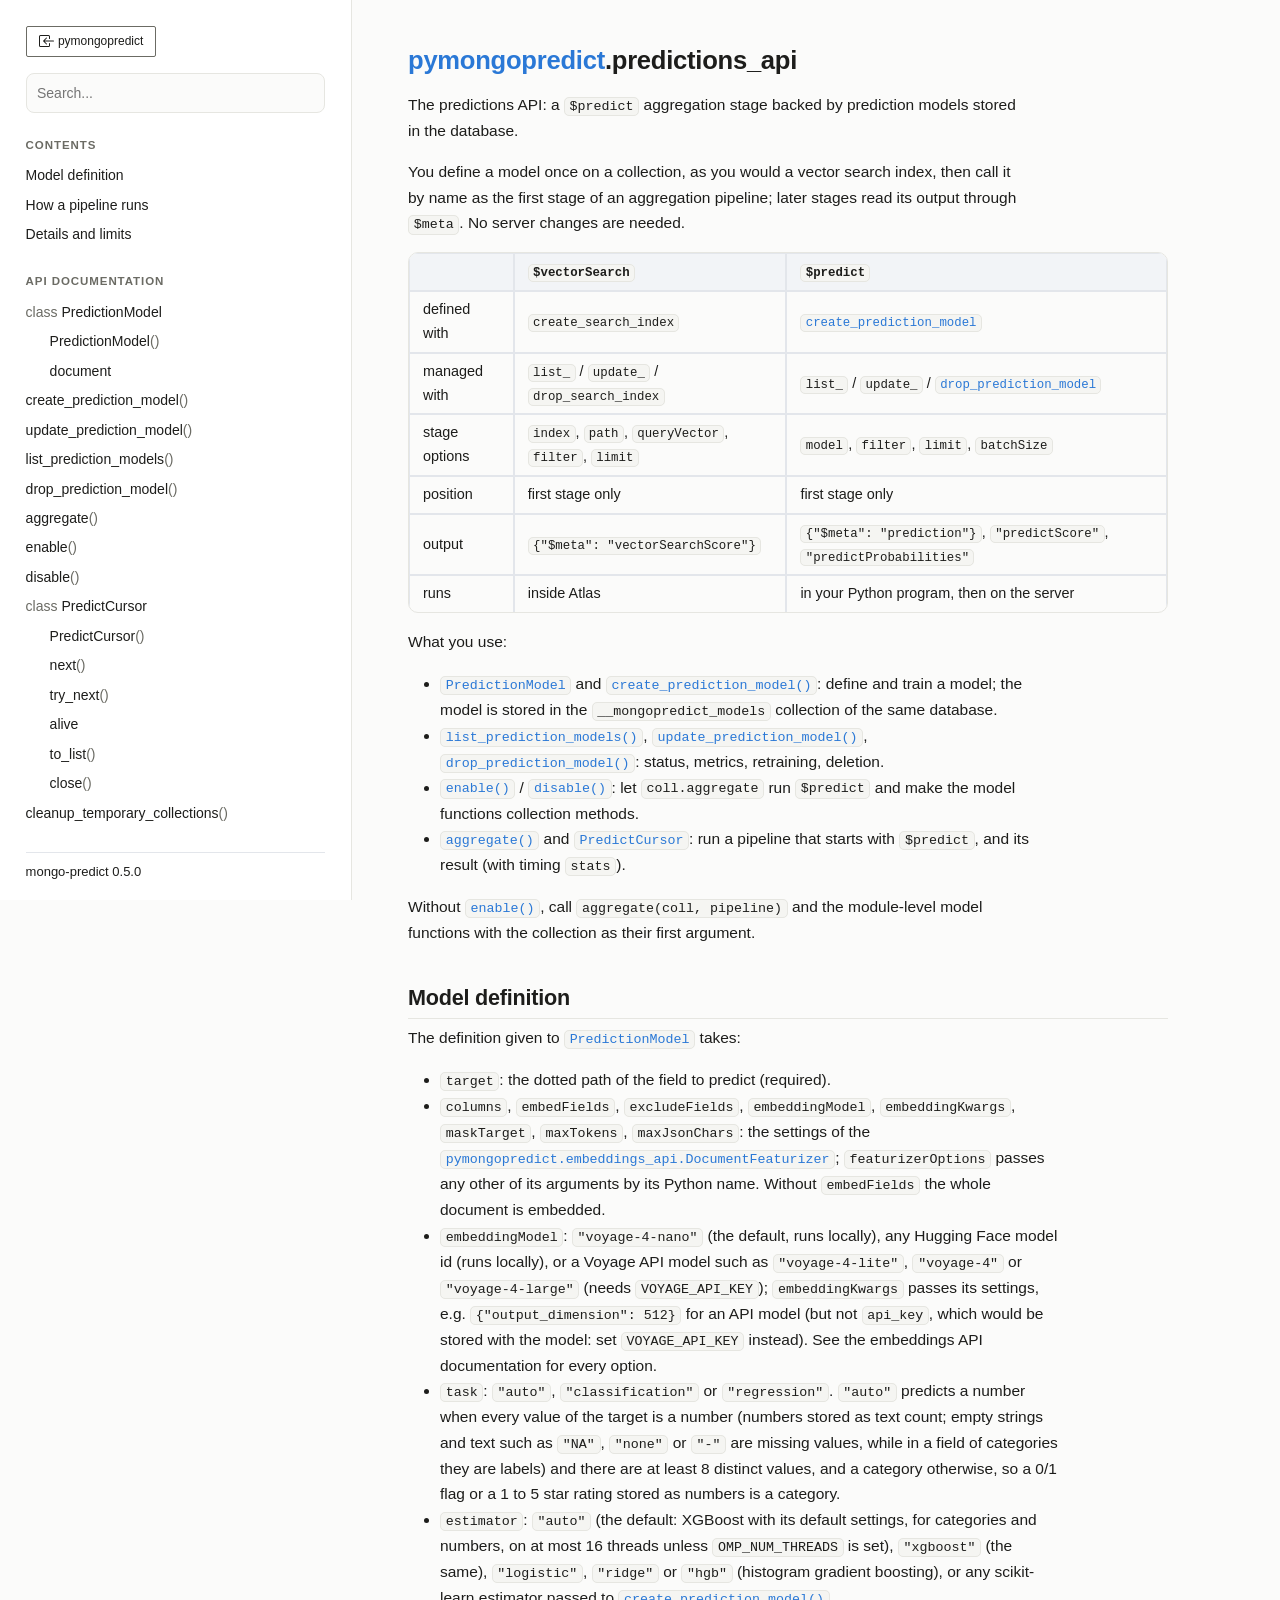
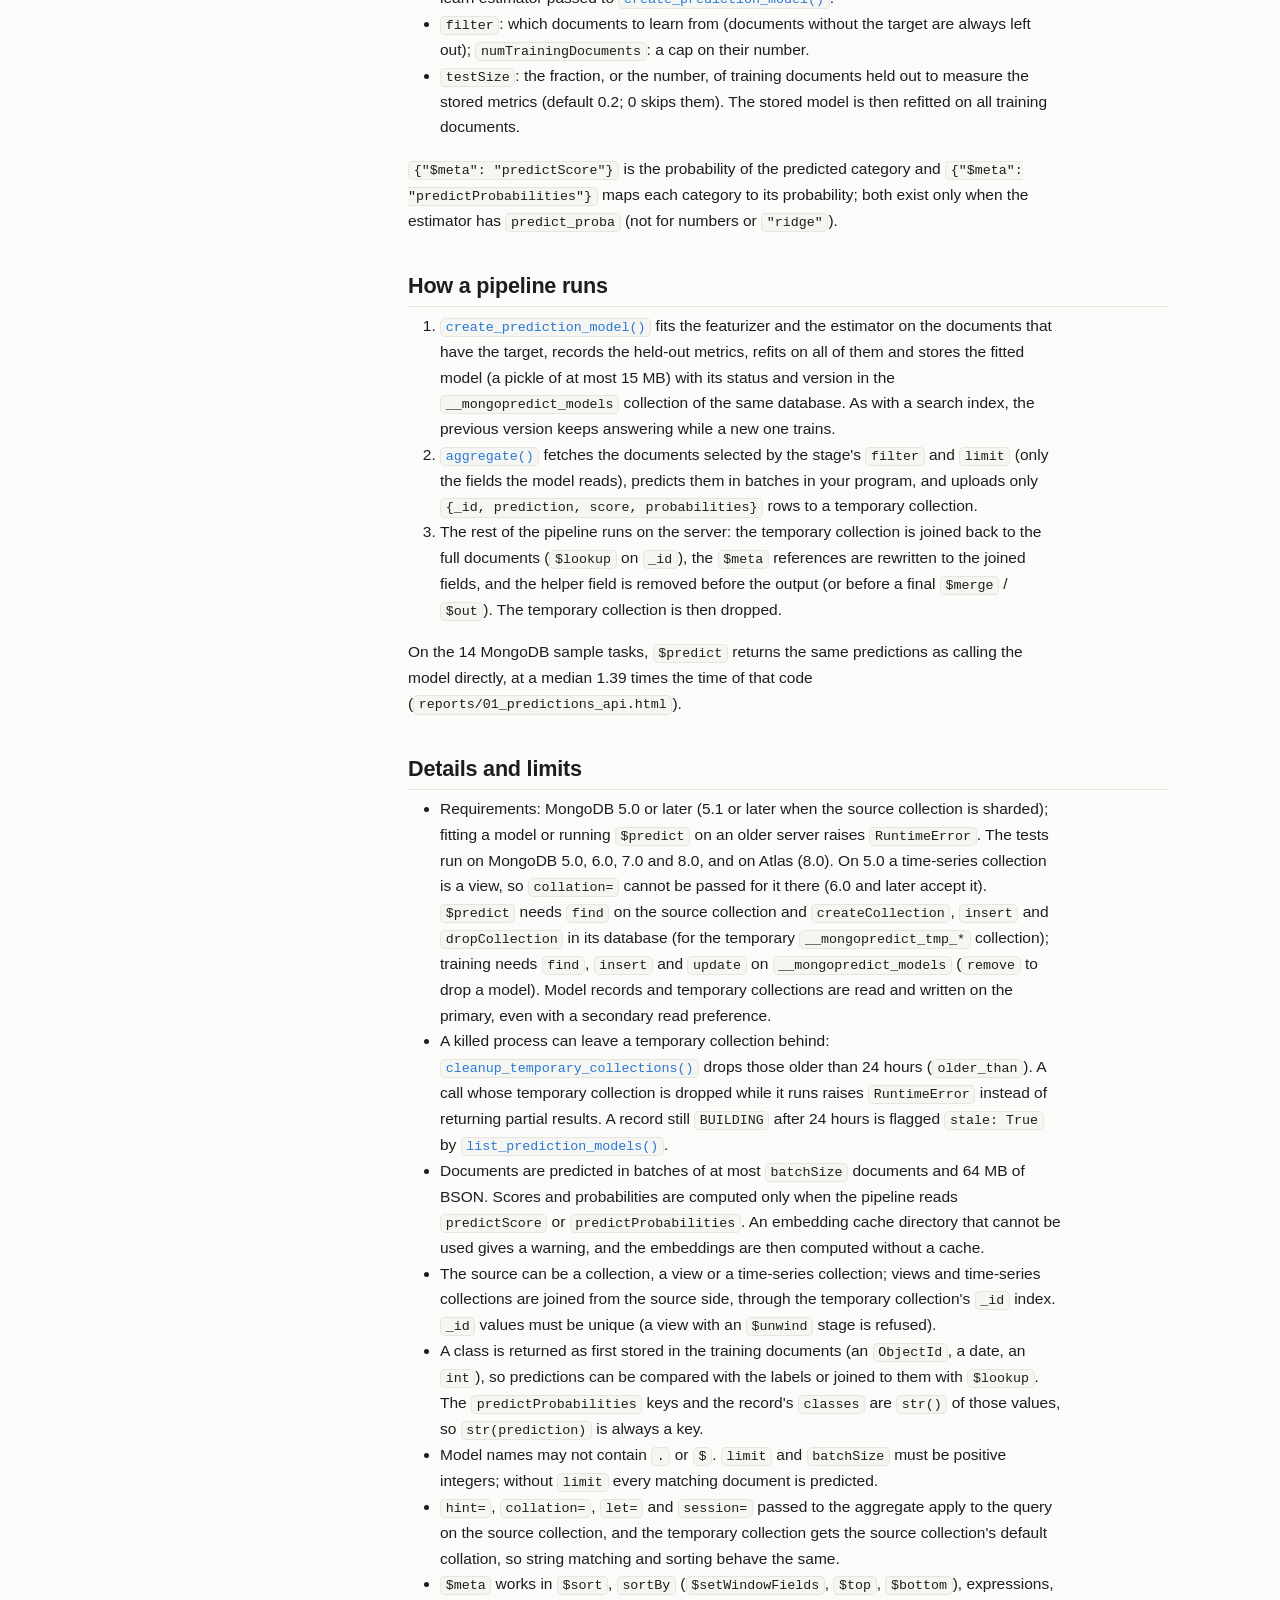
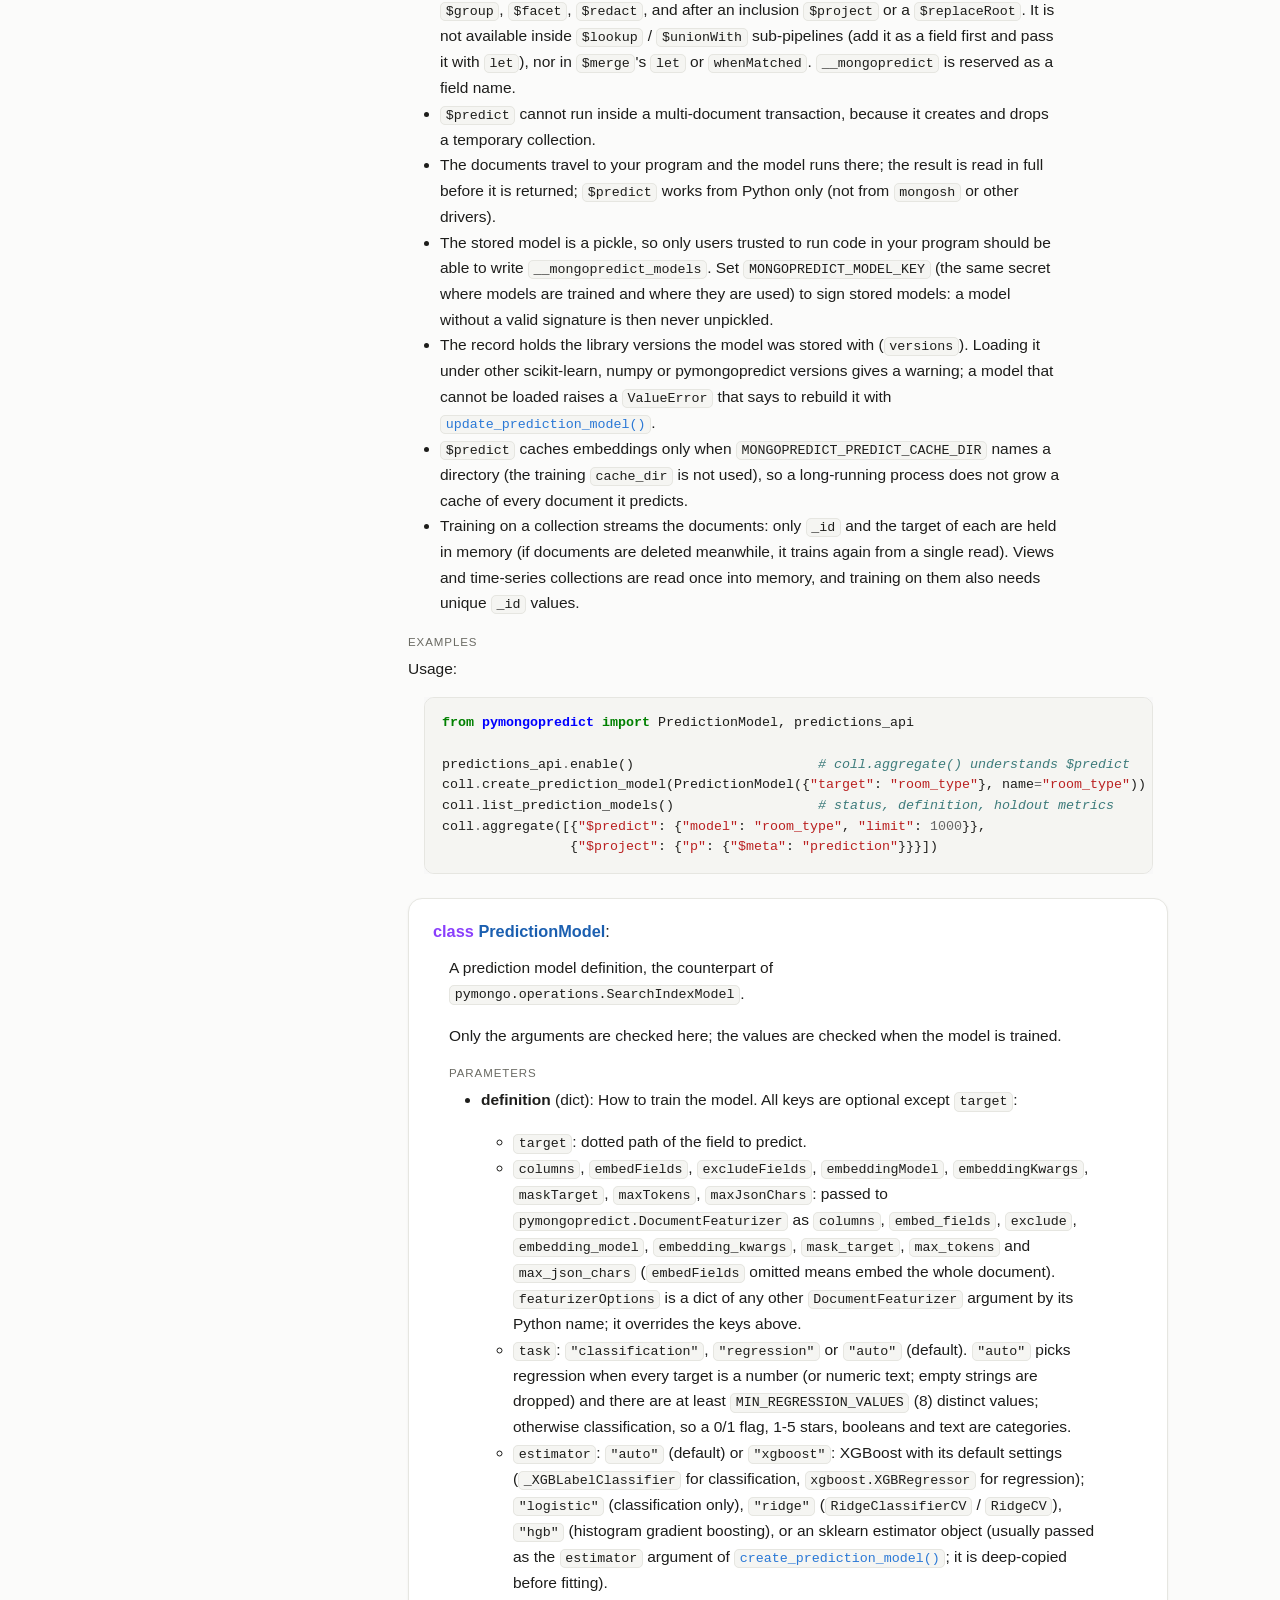
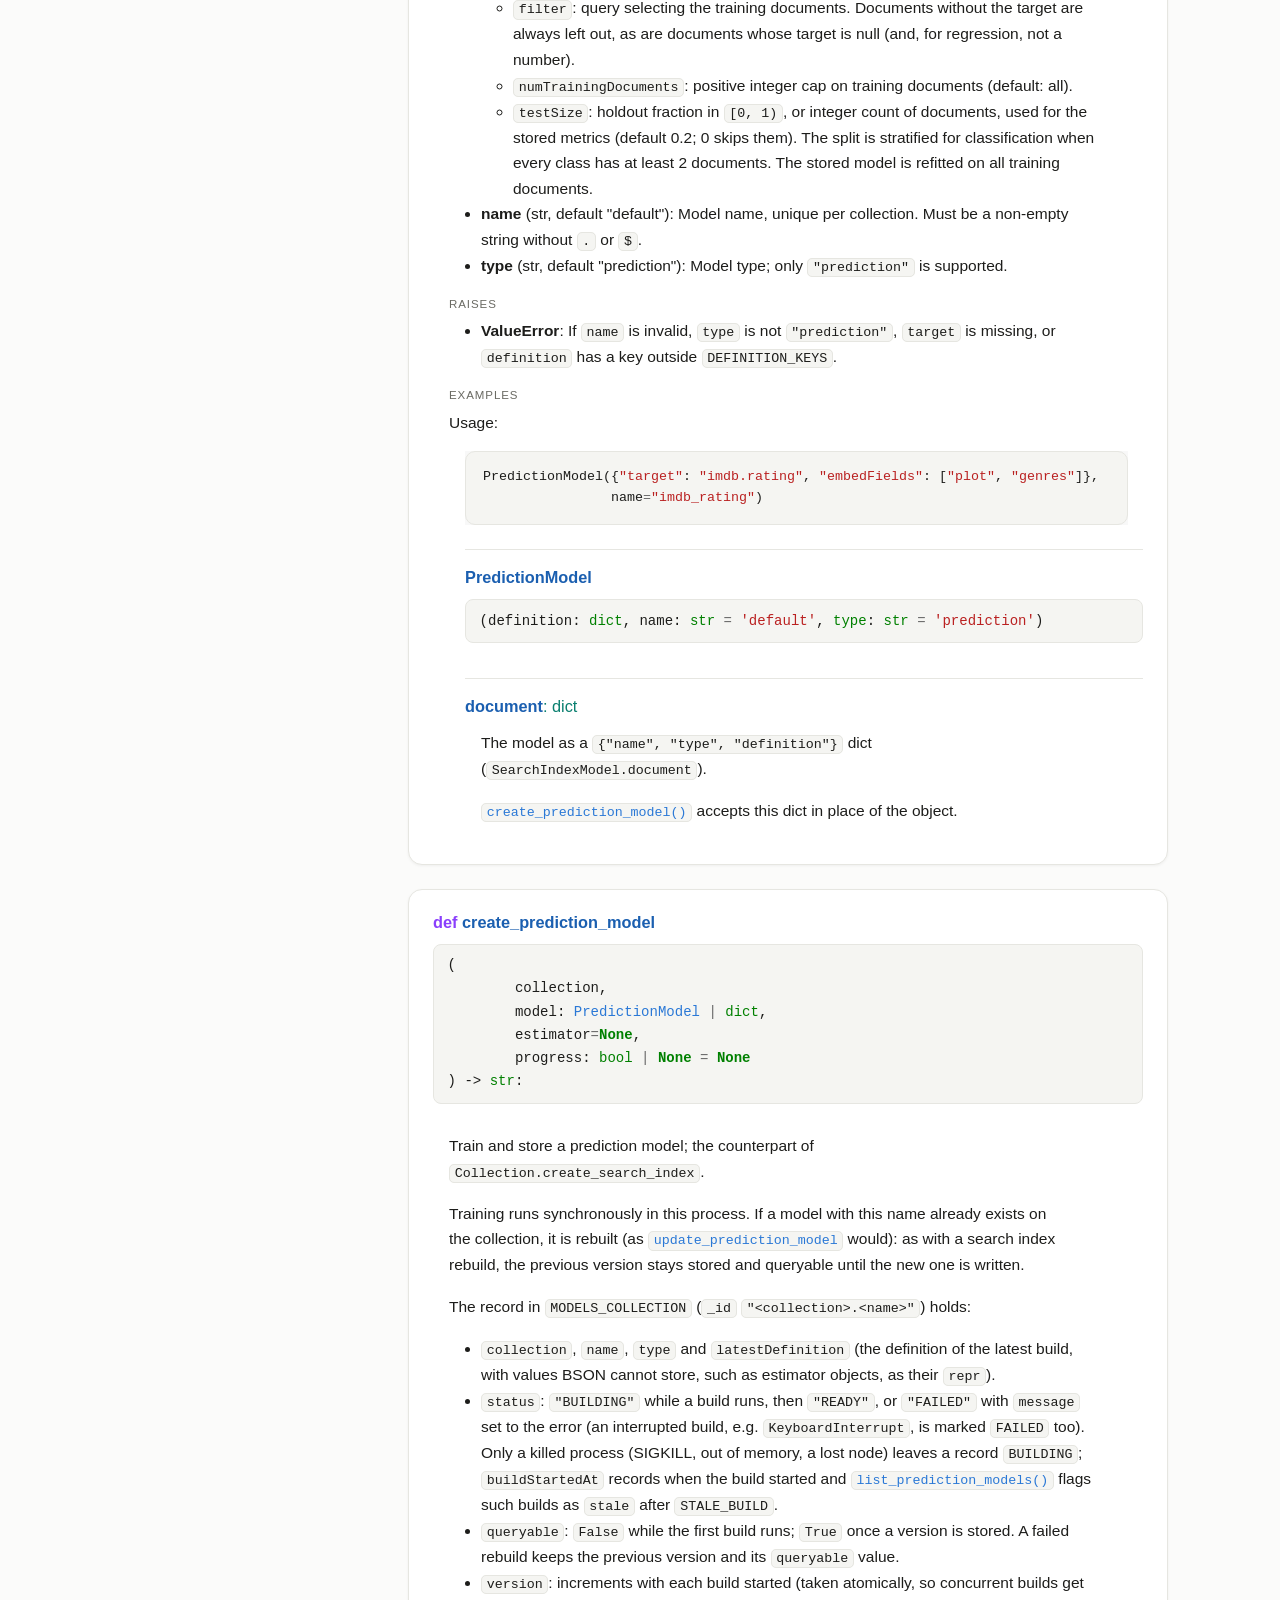
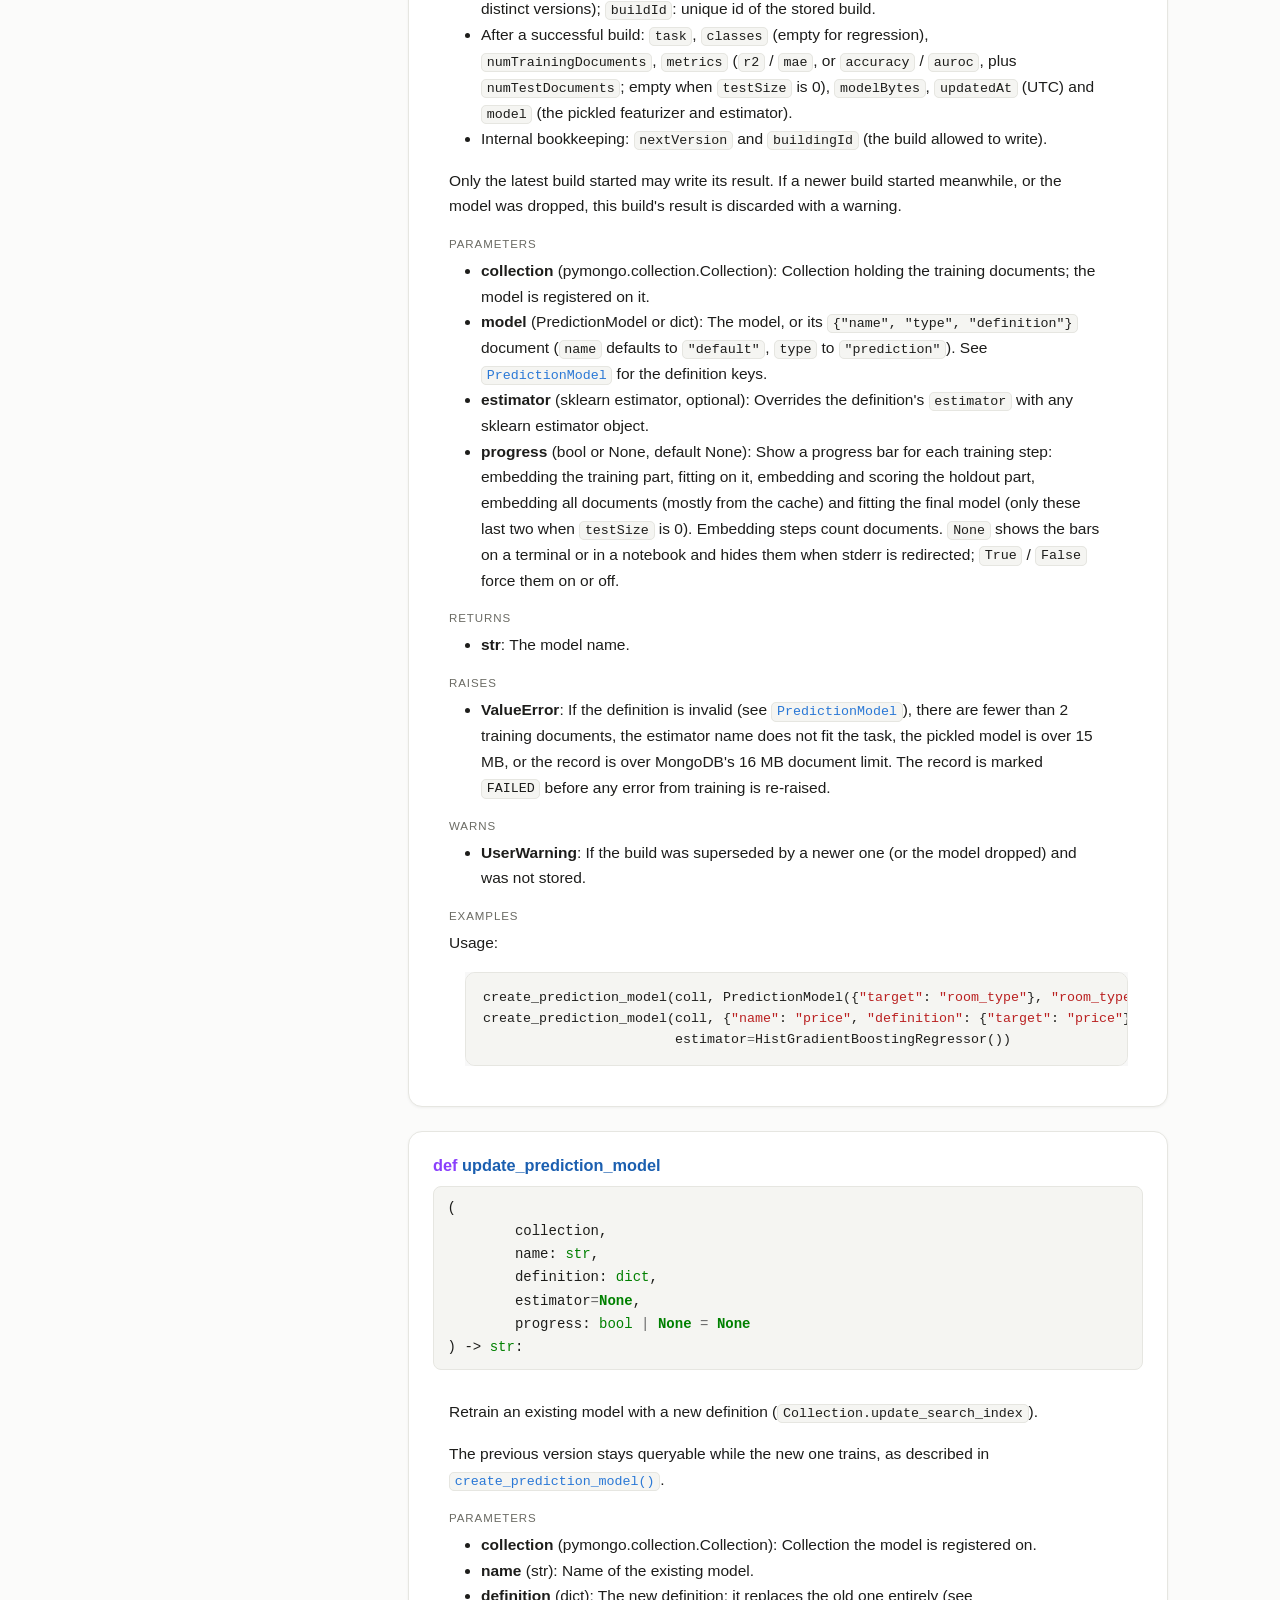
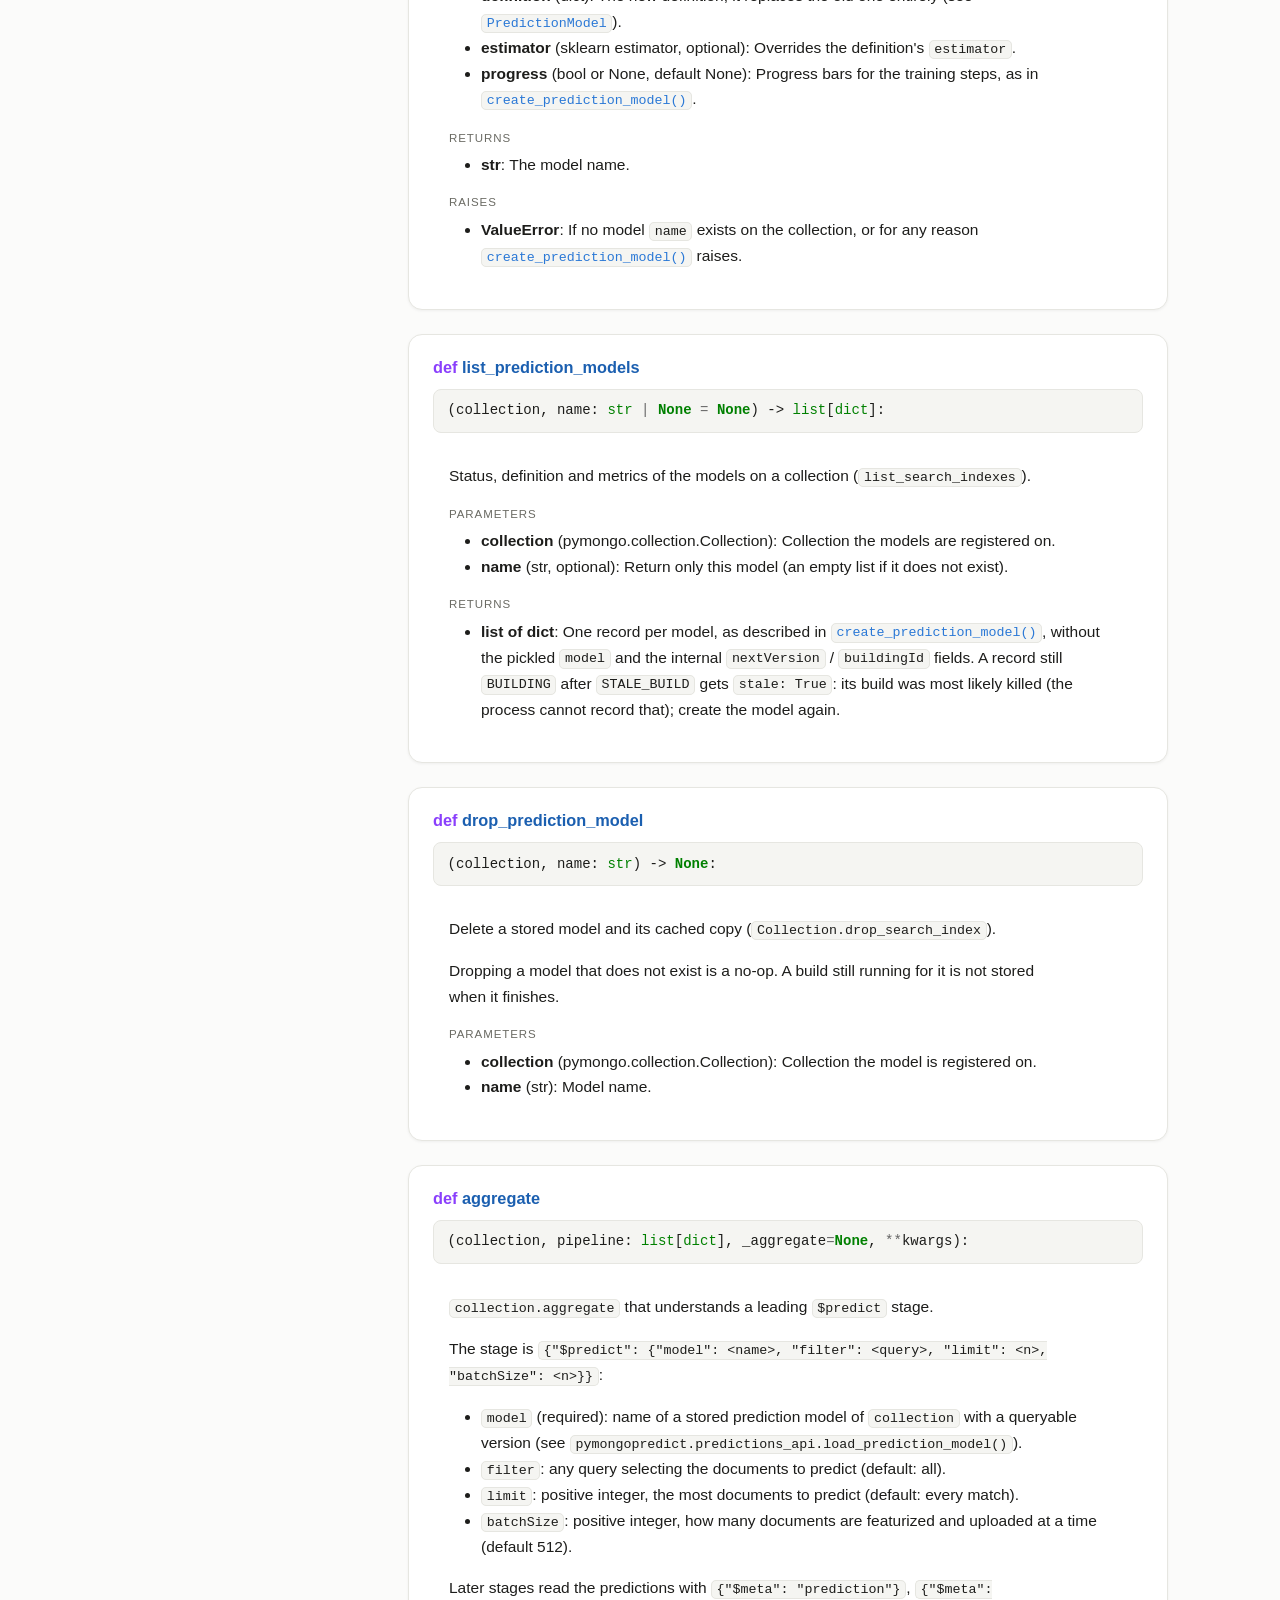
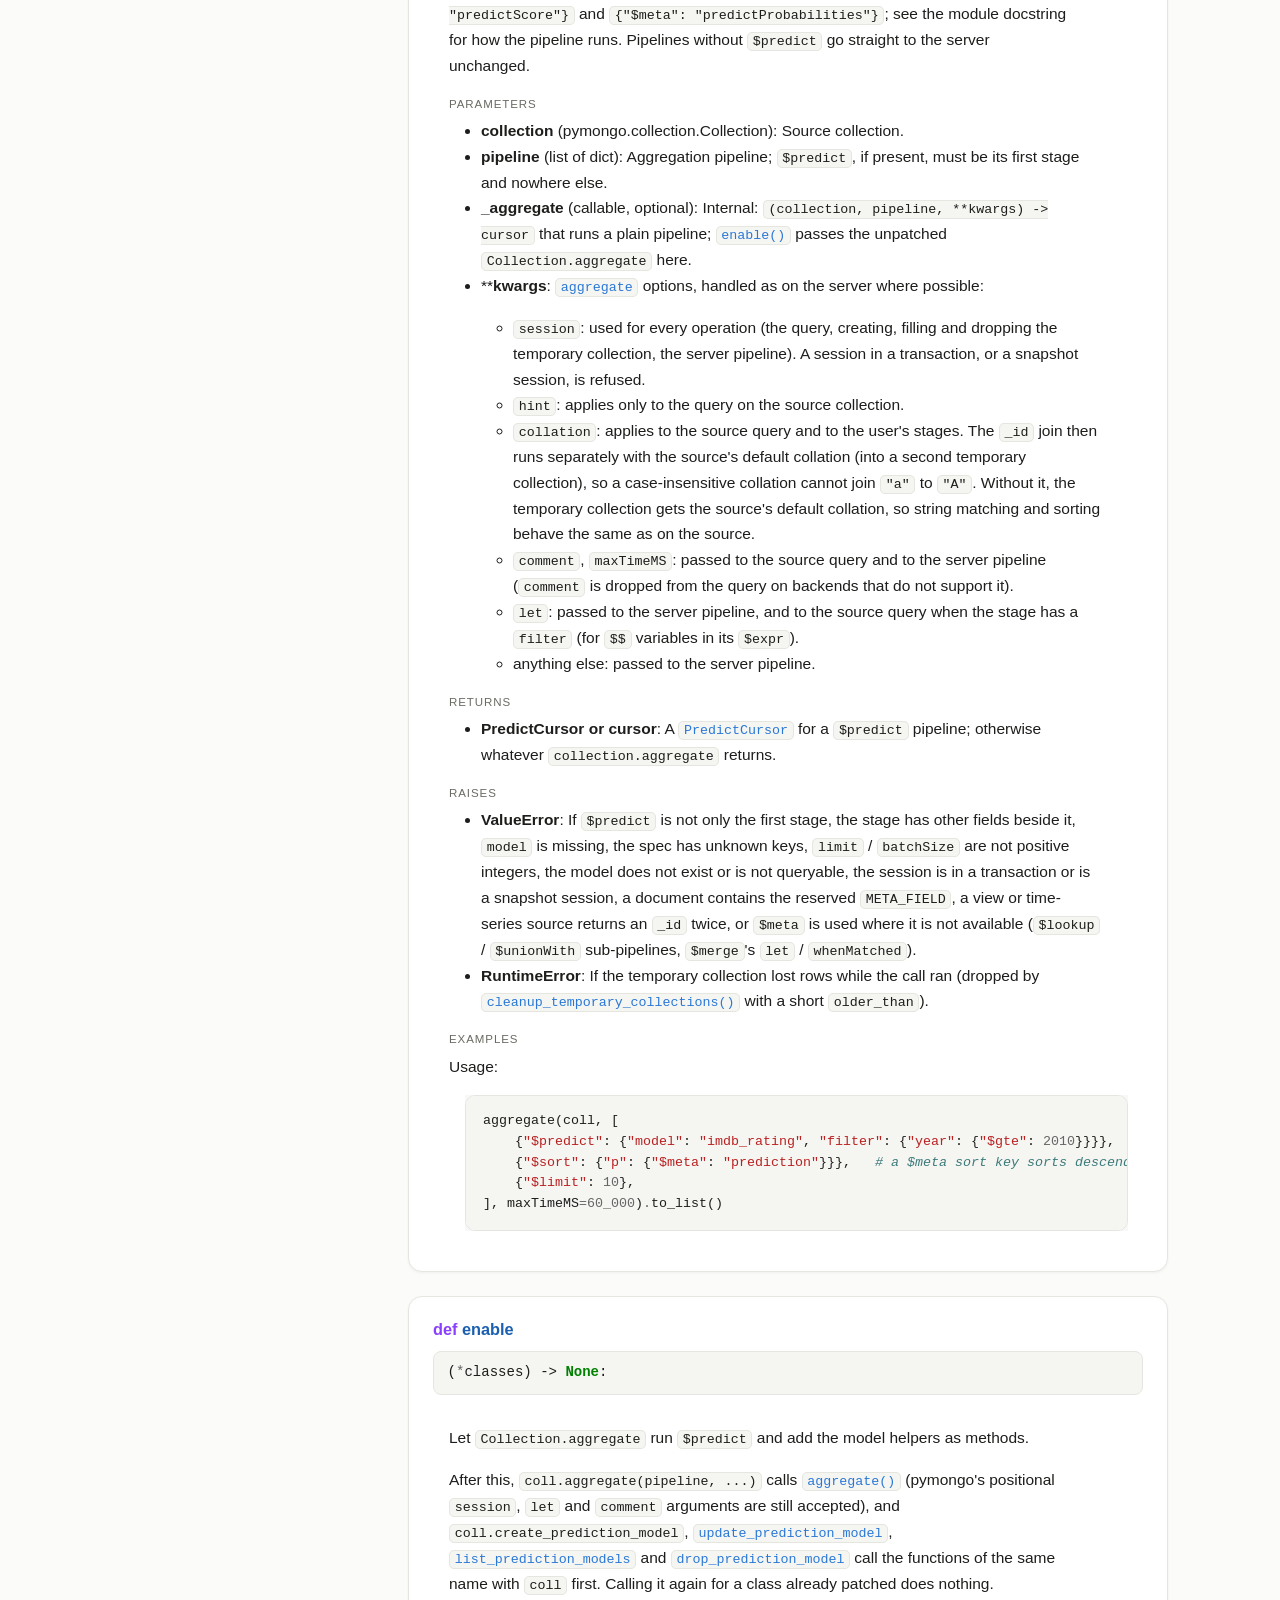
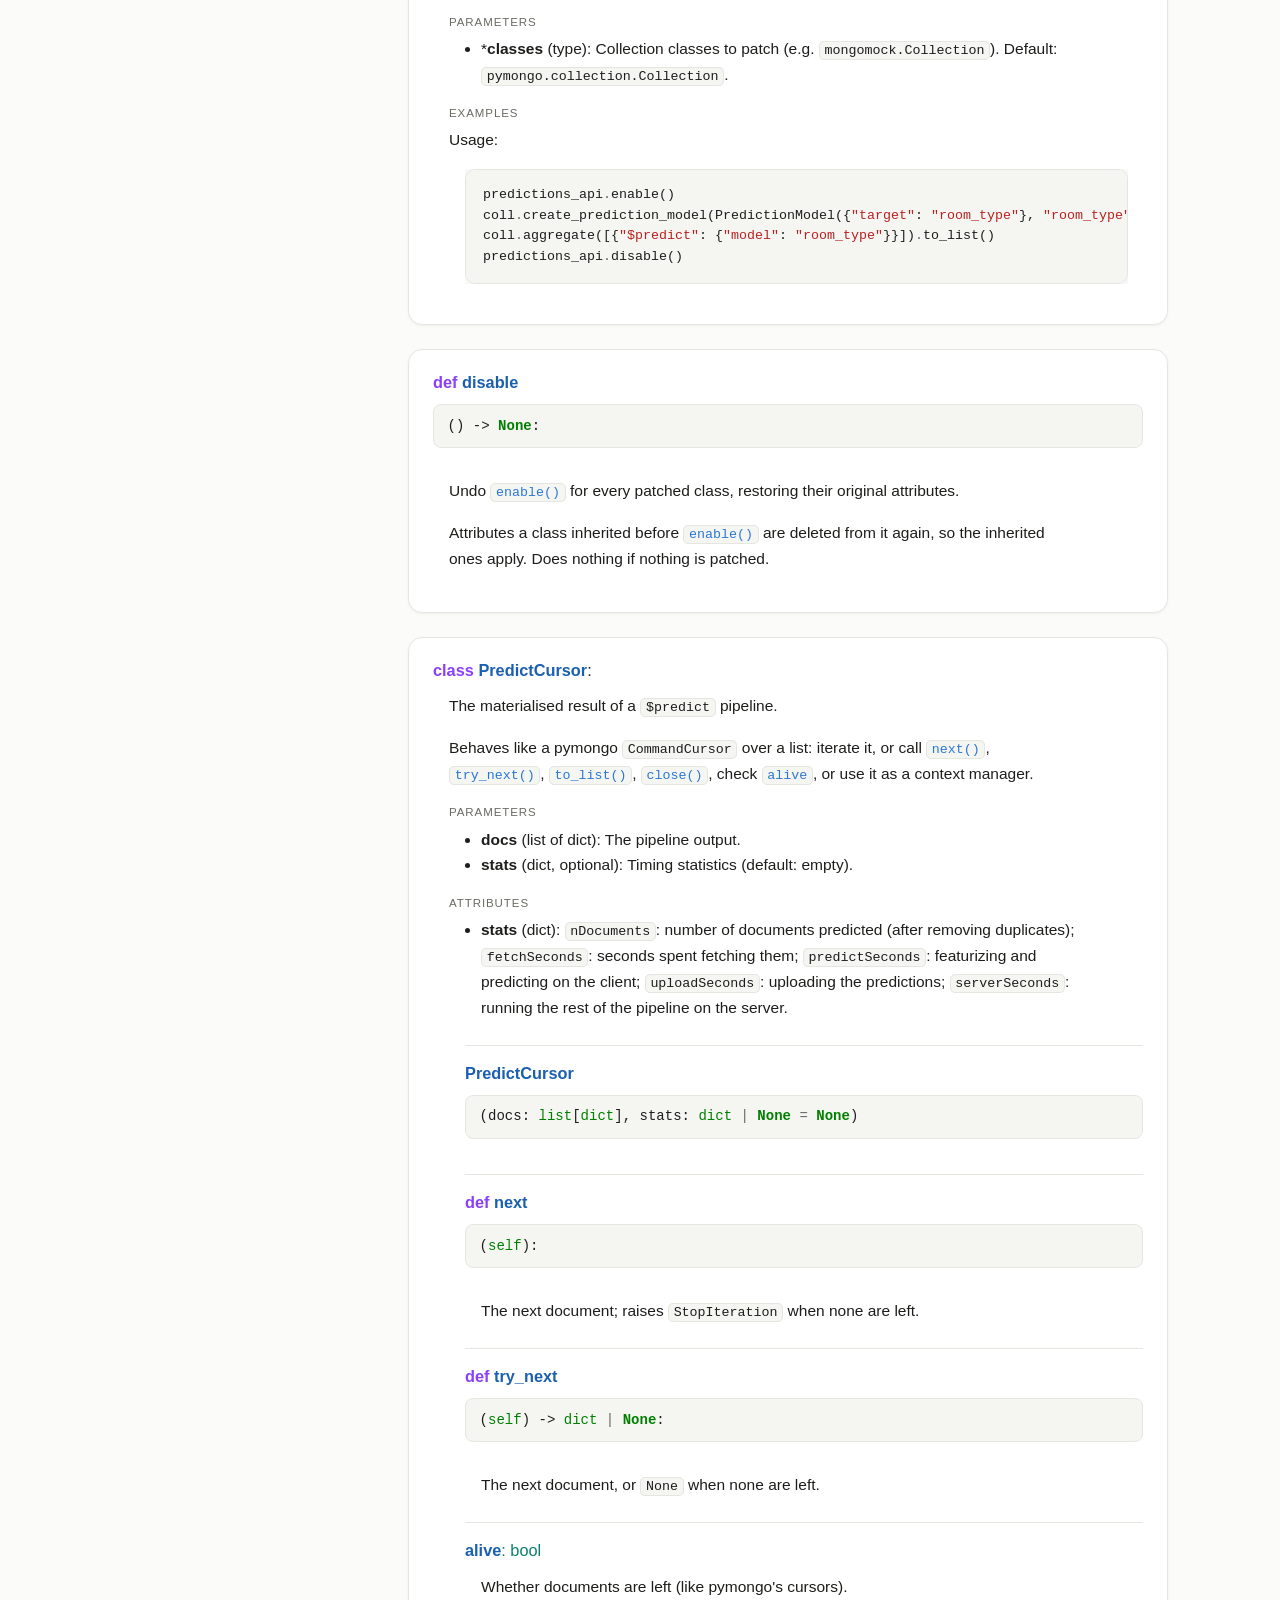
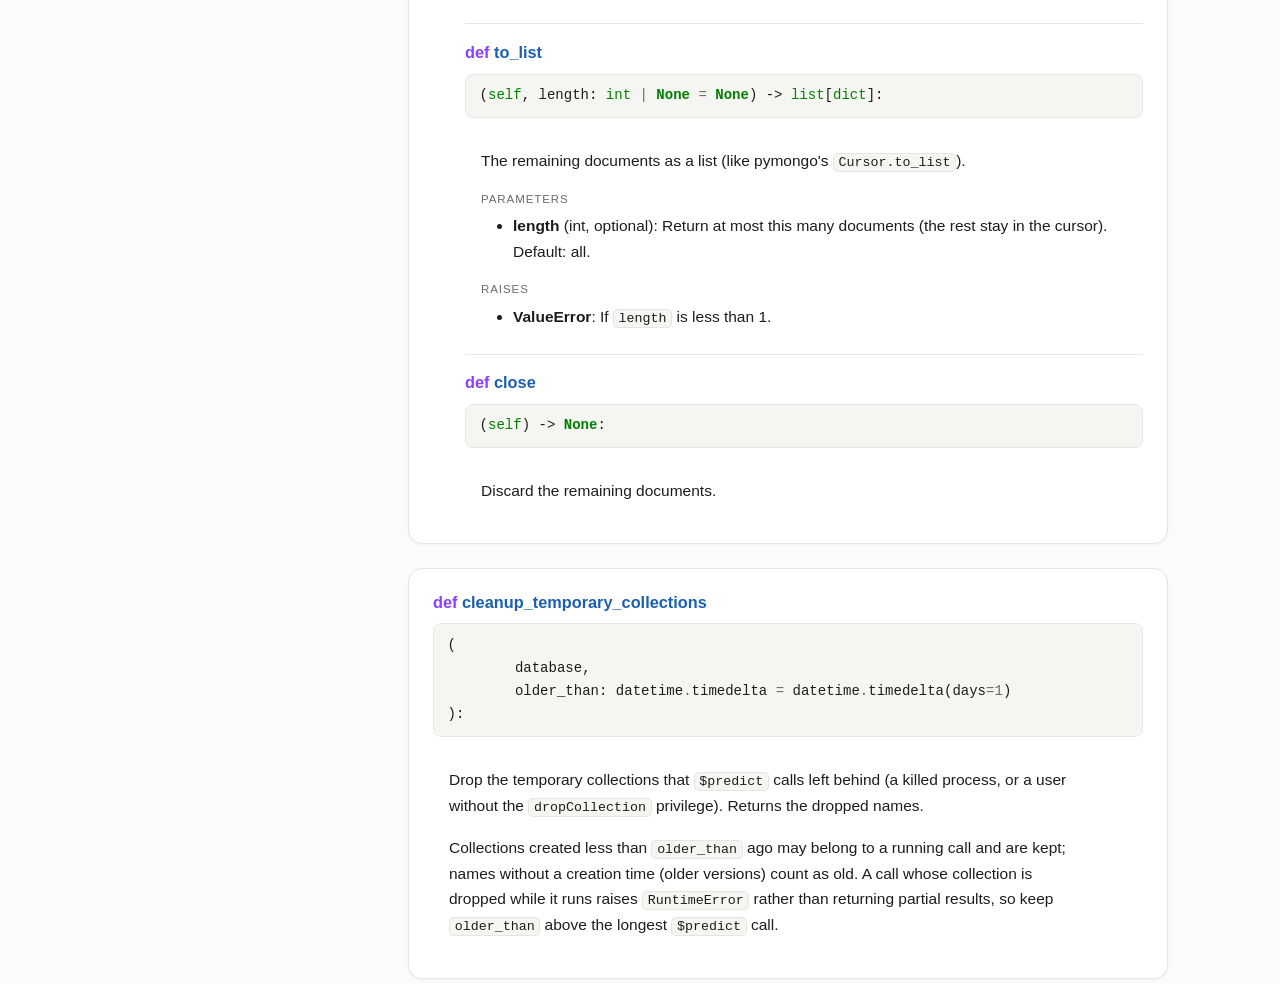
<file: docs/pymongopredict/predictions_api.html>
<!doctype html>
<html lang="en">
<head>
    <meta charset="utf-8">
    <meta name="viewport" content="width=device-width, initial-scale=1">
    <meta name="generator" content="pdoc 16.0.0"/>
    <title>pymongopredict.predictions_api API documentation</title>

    <style>/*! * Bootstrap Reboot v5.0.0 (https://getbootstrap.com/) * Copyright 2011-2021 The Bootstrap Authors * Copyright 2011-2021 Twitter, Inc. * Licensed under MIT (https://github.com/twbs/bootstrap/blob/main/LICENSE) * Forked from Normalize.css, licensed MIT (https://github.com/necolas/normalize.css/blob/master/LICENSE.md) */*,::after,::before{box-sizing:border-box}@media (prefers-reduced-motion:no-preference){:root{scroll-behavior:smooth}}body{margin:0;font-family:system-ui,-apple-system,"Segoe UI",Roboto,"Helvetica Neue",Arial,"Noto Sans","Liberation Sans",sans-serif,"Apple Color Emoji","Segoe UI Emoji","Segoe UI Symbol","Noto Color Emoji";font-size:1rem;font-weight:400;line-height:1.5;color:#212529;background-color:#fff;-webkit-text-size-adjust:100%;-webkit-tap-highlight-color:transparent}hr{margin:1rem 0;color:inherit;background-color:currentColor;border:0;opacity:.25}hr:not([size]){height:1px}h1,h2,h3,h4,h5,h6{margin-top:0;margin-bottom:.5rem;font-weight:500;line-height:1.2}h1{font-size:calc(1.375rem + 1.5vw)}@media (min-width:1200px){h1{font-size:2.5rem}}h2{font-size:calc(1.325rem + .9vw)}@media (min-width:1200px){h2{font-size:2rem}}h3{font-size:calc(1.3rem + .6vw)}@media (min-width:1200px){h3{font-size:1.75rem}}h4{font-size:calc(1.275rem + .3vw)}@media (min-width:1200px){h4{font-size:1.5rem}}h5{font-size:1.25rem}h6{font-size:1rem}p{margin-top:0;margin-bottom:1rem}abbr[data-bs-original-title],abbr[title]{-webkit-text-decoration:underline dotted;text-decoration:underline dotted;cursor:help;-webkit-text-decoration-skip-ink:none;text-decoration-skip-ink:none}address{margin-bottom:1rem;font-style:normal;line-height:inherit}ol,ul{padding-left:2rem}dl,ol,ul{margin-top:0;margin-bottom:1rem}ol ol,ol ul,ul ol,ul ul{margin-bottom:0}dt{font-weight:700}dd{margin-bottom:.5rem;margin-left:0}blockquote{margin:0 0 1rem}b,strong{font-weight:bolder}small{font-size:.875em}mark{padding:.2em;background-color:#fcf8e3}sub,sup{position:relative;font-size:.75em;line-height:0;vertical-align:baseline}sub{bottom:-.25em}sup{top:-.5em}a{color:#0d6efd;text-decoration:underline}a:hover{color:#0a58ca}a:not([href]):not([class]),a:not([href]):not([class]):hover{color:inherit;text-decoration:none}code,kbd,pre,samp{font-family:SFMono-Regular,Menlo,Monaco,Consolas,"Liberation Mono","Courier New",monospace;font-size:1em;direction:ltr;unicode-bidi:bidi-override}pre{display:block;margin-top:0;margin-bottom:1rem;overflow:auto;font-size:.875em}pre code{font-size:inherit;color:inherit;word-break:normal}code{font-size:.875em;color:#d63384;word-wrap:break-word}a>code{color:inherit}kbd{padding:.2rem .4rem;font-size:.875em;color:#fff;background-color:#212529;border-radius:.2rem}kbd kbd{padding:0;font-size:1em;font-weight:700}figure{margin:0 0 1rem}img,svg{vertical-align:middle}table{caption-side:bottom;border-collapse:collapse}caption{padding-top:.5rem;padding-bottom:.5rem;color:#6c757d;text-align:left}th{text-align:inherit;text-align:-webkit-match-parent}tbody,td,tfoot,th,thead,tr{border-color:inherit;border-style:solid;border-width:0}label{display:inline-block}button{border-radius:0}button:focus:not(:focus-visible){outline:0}button,input,optgroup,select,textarea{margin:0;font-family:inherit;font-size:inherit;line-height:inherit}button,select{text-transform:none}[role=button]{cursor:pointer}select{word-wrap:normal}select:disabled{opacity:1}[list]::-webkit-calendar-picker-indicator{display:none}[type=button],[type=reset],[type=submit],button{-webkit-appearance:button}[type=button]:not(:disabled),[type=reset]:not(:disabled),[type=submit]:not(:disabled),button:not(:disabled){cursor:pointer}::-moz-focus-inner{padding:0;border-style:none}textarea{resize:vertical}fieldset{min-width:0;padding:0;margin:0;border:0}legend{float:left;width:100%;padding:0;margin-bottom:.5rem;font-size:calc(1.275rem + .3vw);line-height:inherit}@media (min-width:1200px){legend{font-size:1.5rem}}legend+*{clear:left}::-webkit-datetime-edit-day-field,::-webkit-datetime-edit-fields-wrapper,::-webkit-datetime-edit-hour-field,::-webkit-datetime-edit-minute,::-webkit-datetime-edit-month-field,::-webkit-datetime-edit-text,::-webkit-datetime-edit-year-field{padding:0}::-webkit-inner-spin-button{height:auto}[type=search]{outline-offset:-2px;-webkit-appearance:textfield}::-webkit-search-decoration{-webkit-appearance:none}::-webkit-color-swatch-wrapper{padding:0}::file-selector-button{font:inherit}::-webkit-file-upload-button{font:inherit;-webkit-appearance:button}output{display:inline-block}iframe{border:0}summary{display:list-item;cursor:pointer}progress{vertical-align:baseline}[hidden]{display:none!important}</style>
    <style>/*! syntax-highlighting.css */pre{line-height:125%;}span.linenos{color:inherit; background-color:transparent; padding-left:5px; padding-right:20px;}.pdoc-code .hll{background-color:#ffffcc}.pdoc-code{background:#f8f8f8;}.pdoc-code .c{color:#3D7B7B; font-style:italic}.pdoc-code .err{border:1px solid #FF0000}.pdoc-code .k{color:#008000; font-weight:bold}.pdoc-code .o{color:#666666}.pdoc-code .ch{color:#3D7B7B; font-style:italic}.pdoc-code .cm{color:#3D7B7B; font-style:italic}.pdoc-code .cp{color:#9C6500}.pdoc-code .cpf{color:#3D7B7B; font-style:italic}.pdoc-code .c1{color:#3D7B7B; font-style:italic}.pdoc-code .cs{color:#3D7B7B; font-style:italic}.pdoc-code .gd{color:#A00000}.pdoc-code .ge{font-style:italic}.pdoc-code .gr{color:#E40000}.pdoc-code .gh{color:#000080; font-weight:bold}.pdoc-code .gi{color:#008400}.pdoc-code .go{color:#717171}.pdoc-code .gp{color:#000080; font-weight:bold}.pdoc-code .gs{font-weight:bold}.pdoc-code .gu{color:#800080; font-weight:bold}.pdoc-code .gt{color:#0044DD}.pdoc-code .kc{color:#008000; font-weight:bold}.pdoc-code .kd{color:#008000; font-weight:bold}.pdoc-code .kn{color:#008000; font-weight:bold}.pdoc-code .kp{color:#008000}.pdoc-code .kr{color:#008000; font-weight:bold}.pdoc-code .kt{color:#B00040}.pdoc-code .m{color:#666666}.pdoc-code .s{color:#BA2121}.pdoc-code .na{color:#687822}.pdoc-code .nb{color:#008000}.pdoc-code .nc{color:#0000FF; font-weight:bold}.pdoc-code .no{color:#880000}.pdoc-code .nd{color:#AA22FF}.pdoc-code .ni{color:#717171; font-weight:bold}.pdoc-code .ne{color:#CB3F38; font-weight:bold}.pdoc-code .nf{color:#0000FF}.pdoc-code .nl{color:#767600}.pdoc-code .nn{color:#0000FF; font-weight:bold}.pdoc-code .nt{color:#008000; font-weight:bold}.pdoc-code .nv{color:#19177C}.pdoc-code .ow{color:#AA22FF; font-weight:bold}.pdoc-code .w{color:#bbbbbb}.pdoc-code .mb{color:#666666}.pdoc-code .mf{color:#666666}.pdoc-code .mh{color:#666666}.pdoc-code .mi{color:#666666}.pdoc-code .mo{color:#666666}.pdoc-code .sa{color:#BA2121}.pdoc-code .sb{color:#BA2121}.pdoc-code .sc{color:#BA2121}.pdoc-code .dl{color:#BA2121}.pdoc-code .sd{color:#BA2121; font-style:italic}.pdoc-code .s2{color:#BA2121}.pdoc-code .se{color:#AA5D1F; font-weight:bold}.pdoc-code .sh{color:#BA2121}.pdoc-code .si{color:#A45A77; font-weight:bold}.pdoc-code .sx{color:#008000}.pdoc-code .sr{color:#A45A77}.pdoc-code .s1{color:#BA2121}.pdoc-code .ss{color:#19177C}.pdoc-code .bp{color:#008000}.pdoc-code .fm{color:#0000FF}.pdoc-code .vc{color:#19177C}.pdoc-code .vg{color:#19177C}.pdoc-code .vi{color:#19177C}.pdoc-code .vm{color:#19177C}.pdoc-code .il{color:#666666}</style>
    <style>/*! theme.css */:root{--pdoc-background:#fff;}.pdoc{--text:#212529;--muted:#6c757d;--link:#3660a5;--link-hover:#1659c5;--code:#f8f8f8;--active:#fff598;--accent:#eee;--accent2:#c1c1c1;--nav-hover:rgba(255, 255, 255, 0.5);--name:#0066BB;--def:#008800;--annotation:#007020;}</style>
    <style>/*! layout.css */html, body{width:100%;height:100%;}html, main{scroll-behavior:smooth;}body{background-color:var(--pdoc-background);}@media (max-width:769px){#navtoggle{cursor:pointer;position:absolute;width:50px;height:40px;top:1rem;right:1rem;border-color:var(--text);color:var(--text);display:flex;opacity:0.8;z-index:999;}#navtoggle:hover{opacity:1;}#togglestate + div{display:none;}#togglestate:checked + div{display:inherit;}main, header{padding:2rem 3vw;}header + main{margin-top:-3rem;}.git-button{display:none !important;}nav input[type="search"]{max-width:77%;}nav input[type="search"]:first-child{margin-top:-6px;}nav input[type="search"]:valid ~ *{display:none !important;}}@media (min-width:770px){:root{--sidebar-width:clamp(12.5rem, 28vw, 22rem);}nav{position:fixed;overflow:auto;height:100vh;width:var(--sidebar-width);}main, header{padding:3rem 2rem 3rem calc(var(--sidebar-width) + 3rem);width:calc(54rem + var(--sidebar-width));max-width:100%;}header + main{margin-top:-4rem;}#navtoggle{display:none;}}#togglestate{position:absolute;height:0;opacity:0;}nav.pdoc{--pad:clamp(0.5rem, 2vw, 1.75rem);--indent:1.5rem;background-color:var(--accent);border-right:1px solid var(--accent2);box-shadow:0 0 20px rgba(50, 50, 50, .2) inset;padding:0 0 0 var(--pad);overflow-wrap:anywhere;scrollbar-width:thin; scrollbar-color:var(--accent2) transparent; z-index:1}nav.pdoc::-webkit-scrollbar{width:.4rem; }nav.pdoc::-webkit-scrollbar-thumb{background-color:var(--accent2); }nav.pdoc > div{padding:var(--pad) 0;}nav.pdoc .module-list-button{display:inline-flex;align-items:center;color:var(--text);border-color:var(--muted);margin-bottom:1rem;}nav.pdoc .module-list-button:hover{border-color:var(--text);}nav.pdoc input[type=search]{display:block;outline-offset:0;width:calc(100% - var(--pad));}nav.pdoc .logo{max-width:calc(100% - var(--pad));max-height:35vh;display:block;margin:0 auto 1rem;transform:translate(calc(-.5 * var(--pad)), 0);}nav.pdoc ul{list-style:none;padding-left:0;}nav.pdoc > div > ul{margin-left:calc(0px - var(--pad));}nav.pdoc li a{padding:.2rem 0 .2rem calc(var(--pad) + var(--indent));}nav.pdoc > div > ul > li > a{padding-left:var(--pad);}nav.pdoc li{transition:all 100ms;}nav.pdoc li:hover{background-color:var(--nav-hover);}nav.pdoc a, nav.pdoc a:hover{color:var(--text);}nav.pdoc a{display:block;}nav.pdoc > h2:first-of-type{margin-top:1.5rem;}nav.pdoc .class:before{content:"class ";color:var(--muted);}nav.pdoc .function:after{content:"()";color:var(--muted);}nav.pdoc footer:before{content:"";display:block;width:calc(100% - var(--pad));border-top:solid var(--accent2) 1px;margin-top:1.5rem;padding-top:.5rem;}nav.pdoc footer{font-size:small;}</style>
    <style>/*! content.css */.pdoc{color:var(--text);box-sizing:border-box;line-height:1.5;background:none;}.pdoc .pdoc-button{cursor:pointer;display:inline-block;border:solid black 1px;border-radius:2px;font-size:.75rem;padding:calc(0.5em - 1px) 1em;transition:100ms all;}.pdoc .alert{padding:1rem 1rem 1rem calc(1.5rem + 24px);border:1px solid transparent;border-radius:.25rem;background-repeat:no-repeat;background-position:.75rem center;margin-bottom:1rem;}.pdoc .alert > em{display:none;}.pdoc .alert > *:last-child{margin-bottom:0;}.pdoc .alert.note{color:#084298;background-color:#cfe2ff;border-color:#b6d4fe;background-image:url("data:image/svg+xml,%3Csvg%20xmlns%3D%22http%3A//www.w3.org/2000/svg%22%20width%3D%2224%22%20height%3D%2224%22%20fill%3D%22%23084298%22%20viewBox%3D%220%200%2016%2016%22%3E%3Cpath%20d%3D%22M8%2016A8%208%200%201%200%208%200a8%208%200%200%200%200%2016zm.93-9.412-1%204.705c-.07.34.029.533.304.533.194%200%20.487-.07.686-.246l-.088.416c-.287.346-.92.598-1.465.598-.703%200-1.002-.422-.808-1.319l.738-3.468c.064-.293.006-.399-.287-.47l-.451-.081.082-.381%202.29-.287zM8%205.5a1%201%200%201%201%200-2%201%201%200%200%201%200%202z%22/%3E%3C/svg%3E");}.pdoc .alert.tip{color:#0a3622;background-color:#d1e7dd;border-color:#a3cfbb;background-image:url("data:image/svg+xml,%3Csvg%20xmlns%3D%22http%3A//www.w3.org/2000/svg%22%20width%3D%2224%22%20height%3D%2224%22%20fill%3D%22%230a3622%22%20viewBox%3D%220%200%2016%2016%22%3E%3Cpath%20d%3D%22M2%206a6%206%200%201%201%2010.174%204.31c-.203.196-.359.4-.453.619l-.762%201.769A.5.5%200%200%201%2010.5%2013a.5.5%200%200%201%200%201%20.5.5%200%200%201%200%201l-.224.447a1%201%200%200%201-.894.553H6.618a1%201%200%200%201-.894-.553L5.5%2015a.5.5%200%200%201%200-1%20.5.5%200%200%201%200-1%20.5.5%200%200%201-.46-.302l-.761-1.77a2%202%200%200%200-.453-.618A5.98%205.98%200%200%201%202%206m6-5a5%205%200%200%200-3.479%208.592c.263.254.514.564.676.941L5.83%2012h4.342l.632-1.467c.162-.377.413-.687.676-.941A5%205%200%200%200%208%201%22/%3E%3C/svg%3E");}.pdoc .alert.important{color:#055160;background-color:#cff4fc;border-color:#9eeaf9;background-image:url("data:image/svg+xml,%3Csvg%20xmlns%3D%22http%3A//www.w3.org/2000/svg%22%20width%3D%2224%22%20height%3D%2224%22%20fill%3D%22%23055160%22%20viewBox%3D%220%200%2016%2016%22%3E%3Cpath%20d%3D%22M2%200a2%202%200%200%200-2%202v12a2%202%200%200%200%202%202h12a2%202%200%200%200%202-2V2a2%202%200%200%200-2-2zm6%204c.535%200%20.954.462.9.995l-.35%203.507a.552.552%200%200%201-1.1%200L7.1%204.995A.905.905%200%200%201%208%204m.002%206a1%201%200%201%201%200%202%201%201%200%200%201%200-2%22/%3E%3C/svg%3E");}.pdoc .alert.warning{color:#664d03;background-color:#fff3cd;border-color:#ffecb5;background-image:url("data:image/svg+xml,%3Csvg%20xmlns%3D%22http%3A//www.w3.org/2000/svg%22%20width%3D%2224%22%20height%3D%2224%22%20fill%3D%22%23664d03%22%20viewBox%3D%220%200%2016%2016%22%3E%3Cpath%20d%3D%22M8.982%201.566a1.13%201.13%200%200%200-1.96%200L.165%2013.233c-.457.778.091%201.767.98%201.767h13.713c.889%200%201.438-.99.98-1.767L8.982%201.566zM8%205c.535%200%20.954.462.9.995l-.35%203.507a.552.552%200%200%201-1.1%200L7.1%205.995A.905.905%200%200%201%208%205zm.002%206a1%201%200%201%201%200%202%201%201%200%200%201%200-2z%22/%3E%3C/svg%3E");}.pdoc .alert.caution{color:#842029;background-color:#f8d7da;border-color:#f5c2c7;background-image:url("data:image/svg+xml,%3Csvg%20xmlns%3D%22http%3A//www.w3.org/2000/svg%22%20width%3D%2224%22%20height%3D%2224%22%20fill%3D%22%23842029%22%20viewBox%3D%220%200%2016%2016%22%3E%3Cpath%20d%3D%22M11.46.146A.5.5%200%200%200%2011.107%200H4.893a.5.5%200%200%200-.353.146L.146%204.54A.5.5%200%200%200%200%204.893v6.214a.5.5%200%200%200%20.146.353l4.394%204.394a.5.5%200%200%200%20.353.146h6.214a.5.5%200%200%200%20.353-.146l4.394-4.394a.5.5%200%200%200%20.146-.353V4.893a.5.5%200%200%200-.146-.353zM8%204c.535%200%20.954.462.9.995l-.35%203.507a.552.552%200%200%201-1.1%200L7.1%204.995A.905.905%200%200%201%208%204m.002%206a1%201%200%201%201%200%202%201%201%200%200%201%200-2%22/%3E%3C/svg%3E");}.pdoc .alert.danger{color:#842029;background-color:#f8d7da;border-color:#f5c2c7;background-image:url("data:image/svg+xml,%3Csvg%20xmlns%3D%22http%3A//www.w3.org/2000/svg%22%20width%3D%2224%22%20height%3D%2224%22%20fill%3D%22%23842029%22%20viewBox%3D%220%200%2016%2016%22%3E%3Cpath%20d%3D%22M5.52.359A.5.5%200%200%201%206%200h4a.5.5%200%200%201%20.474.658L8.694%206H12.5a.5.5%200%200%201%20.395.807l-7%209a.5.5%200%200%201-.873-.454L6.823%209.5H3.5a.5.5%200%200%201-.48-.641l2.5-8.5z%22/%3E%3C/svg%3E");}.pdoc .visually-hidden{position:absolute !important;width:1px !important;height:1px !important;padding:0 !important;margin:-1px !important;overflow:hidden !important;clip:rect(0, 0, 0, 0) !important;white-space:nowrap !important;border:0 !important;}.pdoc h1, .pdoc h2, .pdoc h3{font-weight:300;margin:.3em 0;padding:.2em 0;}.pdoc > section:not(.module-info) h1{font-size:1.5rem;font-weight:500;}.pdoc > section:not(.module-info) h2{font-size:1.4rem;font-weight:500;}.pdoc > section:not(.module-info) h3{font-size:1.3rem;font-weight:500;}.pdoc > section:not(.module-info) h4{font-size:1.2rem;}.pdoc > section:not(.module-info) h5{font-size:1.1rem;}.pdoc a{text-decoration:none;color:var(--link);}.pdoc a:hover{color:var(--link-hover);}.pdoc blockquote{margin-left:2rem;}.pdoc pre{border-top:1px solid var(--accent2);border-bottom:1px solid var(--accent2);margin-top:0;margin-bottom:1em;padding:.5rem 0 .5rem .5rem;overflow-x:auto;background-color:var(--code);}.pdoc code{color:var(--text);padding:.2em .4em;margin:0;font-size:85%;background-color:var(--accent);border-radius:6px;}.pdoc a > code{color:inherit;}.pdoc pre > code{display:inline-block;font-size:inherit;background:none;border:none;padding:0;}.pdoc > section:not(.module-info){margin-bottom:1.5rem;}.pdoc .modulename{margin-top:0;font-weight:bold;}.pdoc .modulename a{color:var(--link);transition:100ms all;}.pdoc .git-button{float:right;border:solid var(--link) 1px;}.pdoc .git-button:hover{background-color:var(--link);color:var(--pdoc-background);}.view-source-toggle-state,.view-source-toggle-state ~ .pdoc-code{display:none;}.view-source-toggle-state:checked ~ .pdoc-code{display:block;}.view-source-button{display:inline-block;float:right;font-size:.75rem;line-height:1.5rem;color:var(--muted);padding:0 .4rem 0 1.3rem;cursor:pointer;text-indent:-2px;}.view-source-button > span{visibility:hidden;}.module-info .view-source-button{float:none;display:flex;justify-content:flex-end;margin:-1.2rem .4rem -.2rem 0;}.view-source-button::before{position:absolute;content:"View Source";display:list-item;list-style-type:disclosure-closed;}.view-source-toggle-state:checked ~ .attr .view-source-button::before,.view-source-toggle-state:checked ~ .view-source-button::before{list-style-type:disclosure-open;}.pdoc .docstring{margin-bottom:1.5rem;}.pdoc section:not(.module-info) .docstring{margin-left:clamp(0rem, 5vw - 2rem, 1rem);}.pdoc .docstring .pdoc-code{margin-left:1em;margin-right:1em;}.pdoc h1:target,.pdoc h2:target,.pdoc h3:target,.pdoc h4:target,.pdoc h5:target,.pdoc h6:target,.pdoc .pdoc-code > pre > span:target{background-color:var(--active);box-shadow:-1rem 0 0 0 var(--active);}.pdoc .pdoc-code > pre > span:target{display:block;}.pdoc div:target > .attr,.pdoc section:target > .attr,.pdoc dd:target > a{background-color:var(--active);}.pdoc *{scroll-margin:2rem;}.pdoc .pdoc-code .linenos{user-select:none;}.pdoc .attr:hover{filter:contrast(0.95);}.pdoc section, .pdoc .classattr{position:relative;}.pdoc .headerlink{--width:clamp(1rem, 3vw, 2rem);position:absolute;top:0;left:calc(0rem - var(--width));transition:all 100ms ease-in-out;opacity:0;}.pdoc .headerlink::before{content:"#";display:block;text-align:center;width:var(--width);height:2.3rem;line-height:2.3rem;font-size:1.5rem;}.pdoc .attr:hover ~ .headerlink,.pdoc *:target > .headerlink,.pdoc .headerlink:hover{opacity:1;}.pdoc .attr{display:block;margin:.5rem 0 .5rem;padding:.4rem .4rem .4rem 1rem;background-color:var(--accent);overflow-x:auto;}.pdoc .classattr{margin-left:2rem;}.pdoc .decorator-deprecated{color:#842029;}.pdoc .decorator-deprecated ~ span{filter:grayscale(1) opacity(0.8);}.pdoc .name{color:var(--name);font-weight:bold;}.pdoc .def{color:var(--def);font-weight:bold;}.pdoc .signature{background-color:transparent;}.pdoc .param, .pdoc .return-annotation{white-space:pre;}.pdoc .signature.multiline .param{display:block;}.pdoc .signature.condensed .param{display:inline-block;}.pdoc .annotation{color:var(--annotation);}.pdoc .view-value-toggle-state,.pdoc .view-value-toggle-state ~ .default_value{display:none;}.pdoc .view-value-toggle-state:checked ~ .default_value{display:inherit;}.pdoc .view-value-button{font-size:.5rem;vertical-align:middle;border-style:dashed;margin-top:-0.1rem;}.pdoc .view-value-button:hover{background:white;}.pdoc .view-value-button::before{content:"show";text-align:center;width:2.2em;display:inline-block;}.pdoc .view-value-toggle-state:checked ~ .view-value-button::before{content:"hide";}.pdoc .inherited{margin-left:2rem;}.pdoc .inherited dt{font-weight:700;}.pdoc .inherited dt, .pdoc .inherited dd{display:inline;margin-left:0;margin-bottom:.5rem;}.pdoc .inherited dd:not(:last-child):after{content:", ";}.pdoc .inherited .class:before{content:"class ";}.pdoc .inherited .function a:after{content:"()";}.pdoc .search-result .docstring{overflow:auto;max-height:25vh;}.pdoc .search-result.focused > .attr{background-color:var(--active);}.pdoc .attribution{margin-top:2rem;display:block;opacity:0.5;transition:all 200ms;filter:grayscale(100%);}.pdoc .attribution:hover{opacity:1;filter:grayscale(0%);}.pdoc .attribution img{margin-left:5px;height:27px;vertical-align:bottom;width:50px;transition:all 200ms;}.pdoc table{display:block;width:max-content;max-width:100%;overflow:auto;margin-bottom:1rem;}.pdoc table th{font-weight:600;}.pdoc table th, .pdoc table td{padding:6px 13px;border:1px solid var(--accent2);}</style>
    <style>/*! custom.css */</style><!-- mongopredict-theme -->
<style>/* Theme added to every pdoc page by docs/_postprocess.py (light, and dark from the system setting). */
.pdoc{--text:#1d1d1b;--muted:#6b6b64;--link:#2a78d6;--link-hover:#1b5fb0;--code:#f5f5f2;--active:#fff6d6;
      --accent:#f2f4f7;--accent2:#e3e6eb;--nav-hover:rgba(42,120,214,.08);--name:#1b5fb0;--def:#8a3ffc;
      --annotation:#0a7f6f;--border:#e6e6e1;--surface:#fff;--chip:#eef4fc}
:root{--pdoc-background:#fbfbfa}
@media (prefers-color-scheme: dark){
  :root{--pdoc-background:#111110}
  .pdoc{--text:#ecebe6;--muted:#a3a29a;--link:#6aa8f5;--link-hover:#9cc6fa;--code:#1b1b19;--active:#3a3420;
        --accent:#1d1d1b;--accent2:#2a2a27;--nav-hover:rgba(106,168,245,.10);--name:#8ab8f7;--def:#c39bff;
        --annotation:#4fd1bd;--border:#2c2c29;--surface:#171715;--chip:#1c2a3d}
}
html,body{background:var(--pdoc-background)}
.pdoc{font-family:Inter,-apple-system,"Segoe UI",Roboto,Helvetica,Arial,sans-serif;font-size:15.5px;line-height:1.65;
      -webkit-font-smoothing:antialiased;color:var(--text)}
.pdoc code,.pdoc pre,.pdoc .signature{font-family:"JetBrains Mono",ui-monospace,SFMono-Regular,Menlo,Consolas,monospace;
      font-size:.86em}
@media (min-width:770px){main.pdoc{padding:2.5rem 3rem 4rem calc(var(--sidebar-width) + 3.5rem)}}
.pdoc h1,.pdoc h2,.pdoc h3,.pdoc h4{font-weight:650;letter-spacing:-.01em;line-height:1.25}
.pdoc h1{font-size:1.9rem;margin:.2rem 0 1rem}
.pdoc h2{font-size:1.35rem;margin-top:2.2rem;padding-bottom:.35rem;border-bottom:1px solid var(--border)}
.pdoc h3{font-size:1.1rem;margin-top:1.6rem}
.pdoc a{text-decoration:none}
.pdoc a:hover{text-decoration:underline;text-underline-offset:3px}
.pdoc .modulename{font-size:1.6rem;font-weight:700;margin-bottom:.5rem}
/* inline code */
.pdoc :not(pre)>code{background:var(--code);border:1px solid var(--border);border-radius:5px;padding:.08em .35em}
/* code blocks */
.pdoc .pdoc-code{position:relative;margin:1rem 0 1.25rem}
.pdoc .pdoc-code pre,.pdoc pre{background:var(--code) !important;border:1px solid var(--border);border-radius:10px;
      padding:.95rem 1.1rem;line-height:1.55;overflow-x:auto}
.pdoc .mp-copy{position:absolute;top:.5rem;right:.5rem;font:500 12px/1 Inter,-apple-system,"Segoe UI",sans-serif;
      color:var(--muted);background:var(--surface);border:1px solid var(--border);border-radius:6px;padding:.35rem .55rem;
      cursor:pointer;opacity:0;transition:opacity .15s}
.pdoc .pdoc-code:hover .mp-copy,.pdoc .mp-copy:focus{opacity:1}
.pdoc .mp-copy.done{color:var(--link)}
/* each class and function as a card */
main.pdoc > section[id]{background:var(--surface);border:1px solid var(--border);border-radius:14px;
      padding:1.2rem 1.5rem 1rem;margin:1.5rem 0;box-shadow:0 1px 3px rgba(0,0,0,.05)}
.pdoc .classattr{border-top:1px solid var(--border);padding-top:.9rem;margin-top:.9rem}
.pdoc .attr{background:none;border:0;padding:0;margin:0 0 .4rem;font-size:1.02rem}
.pdoc .signature{display:block;margin-top:.5rem;padding:.6rem .85rem;white-space:pre-wrap;
      background:var(--code) !important;border:1px solid var(--border);border-radius:8px}
.pdoc .def{color:var(--def);font-weight:600}
.pdoc .name{color:var(--name);font-weight:650}
.pdoc .annotation{color:var(--annotation)}
.pdoc .headerlink{opacity:0;transition:opacity .15s}
.pdoc .attr:hover .headerlink,.pdoc h2:hover .headerlink{opacity:.6}
.pdoc .docstring{margin-top:.6rem}
.pdoc .docstring > p,.pdoc .docstring li{max-width:72ch}
/* numpy sections: Parameters / Returns / Raises headers */
.pdoc .docstring h6{font-size:.72rem;letter-spacing:.08em;text-transform:uppercase;color:var(--muted);margin:1.2rem 0 .4rem}
.pdoc .docstring dl dt code,.pdoc .docstring dt{font-weight:600}
/* tables */
.pdoc table{border-collapse:separate;border-spacing:0;width:auto;border:1px solid var(--border);border-radius:10px;
      overflow:hidden;margin:1rem 0;font-size:.93em}
.pdoc th{background:var(--accent);text-align:left;font-weight:600}
.pdoc th,.pdoc td{padding:.5rem .8rem;border-bottom:1px solid var(--border)}
.pdoc tr:last-child td{border-bottom:0}
.pdoc tbody tr:hover td{background:var(--nav-hover)}
/* sidebar */
nav.pdoc{background:var(--surface);border-right:1px solid var(--border);box-shadow:none;font-size:14px}
nav.pdoc a:hover{text-decoration:none}
nav.pdoc li{border-radius:6px}
nav.pdoc h2{font-size:.72rem;letter-spacing:.08em;text-transform:uppercase;color:var(--muted);border:0;margin-top:1.4rem}
nav.pdoc input[type=search]{border:1px solid var(--border);border-radius:8px;background:var(--pdoc-background);
      color:var(--text);padding:.45rem .65rem}
.pdoc .attribution{color:var(--muted);font-size:12px}

@media (prefers-color-scheme: dark){
pre { line-height: 125%; }
td.linenos .normal { color: #6e7681; background-color: #0d1117; padding-left: 5px; padding-right: 5px; }
span.linenos { color: #6e7681; background-color: #0d1117; padding-left: 5px; padding-right: 5px; }
td.linenos .special { color: #e6edf3; background-color: #6e7681; padding-left: 5px; padding-right: 5px; }
span.linenos.special { color: #e6edf3; background-color: #6e7681; padding-left: 5px; padding-right: 5px; }
.pdoc .pdoc-code .hll { background-color: #6e7681 }
.pdoc .pdoc-code { background: #0d1117; color: #E6EDF3 }
.pdoc .pdoc-code .c { color: #8B949E; font-style: italic } /* Comment */
.pdoc .pdoc-code .err { color: #F85149 } /* Error */
.pdoc .pdoc-code .esc { color: #E6EDF3 } /* Escape */
.pdoc .pdoc-code .g { color: #E6EDF3 } /* Generic */
.pdoc .pdoc-code .k { color: #FF7B72 } /* Keyword */
.pdoc .pdoc-code .l { color: #A5D6FF } /* Literal */
.pdoc .pdoc-code .n { color: #E6EDF3 } /* Name */
.pdoc .pdoc-code .o { color: #FF7B72; font-weight: bold } /* Operator */
.pdoc .pdoc-code .x { color: #E6EDF3 } /* Other */
.pdoc .pdoc-code .p { color: #E6EDF3 } /* Punctuation */
.pdoc .pdoc-code .ch { color: #8B949E; font-style: italic } /* Comment.Hashbang */
.pdoc .pdoc-code .cm { color: #8B949E; font-style: italic } /* Comment.Multiline */
.pdoc .pdoc-code .cp { color: #8B949E; font-weight: bold; font-style: italic } /* Comment.Preproc */
.pdoc .pdoc-code .cpf { color: #8B949E; font-style: italic } /* Comment.PreprocFile */
.pdoc .pdoc-code .c1 { color: #8B949E; font-style: italic } /* Comment.Single */
.pdoc .pdoc-code .cs { color: #8B949E; font-weight: bold; font-style: italic } /* Comment.Special */
.pdoc .pdoc-code .gd { color: #FFA198; background-color: #490202 } /* Generic.Deleted */
.pdoc .pdoc-code .ge { color: #E6EDF3; font-style: italic } /* Generic.Emph */
.pdoc .pdoc-code .ges { color: #E6EDF3; font-weight: bold; font-style: italic } /* Generic.EmphStrong */
.pdoc .pdoc-code .gr { color: #FFA198 } /* Generic.Error */
.pdoc .pdoc-code .gh { color: #79C0FF; font-weight: bold } /* Generic.Heading */
.pdoc .pdoc-code .gi { color: #56D364; background-color: #0F5323 } /* Generic.Inserted */
.pdoc .pdoc-code .go { color: #8B949E } /* Generic.Output */
.pdoc .pdoc-code .gp { color: #8B949E } /* Generic.Prompt */
.pdoc .pdoc-code .gs { color: #E6EDF3; font-weight: bold } /* Generic.Strong */
.pdoc .pdoc-code .gu { color: #79C0FF } /* Generic.Subheading */
.pdoc .pdoc-code .gt { color: #FF7B72 } /* Generic.Traceback */
.pdoc .pdoc-code .g-Underline { color: #E6EDF3; text-decoration: underline } /* Generic.Underline */
.pdoc .pdoc-code .kc { color: #79C0FF } /* Keyword.Constant */
.pdoc .pdoc-code .kd { color: #FF7B72 } /* Keyword.Declaration */
.pdoc .pdoc-code .kn { color: #FF7B72 } /* Keyword.Namespace */
.pdoc .pdoc-code .kp { color: #79C0FF } /* Keyword.Pseudo */
.pdoc .pdoc-code .kr { color: #FF7B72 } /* Keyword.Reserved */
.pdoc .pdoc-code .kt { color: #FF7B72 } /* Keyword.Type */
.pdoc .pdoc-code .ld { color: #79C0FF } /* Literal.Date */
.pdoc .pdoc-code .m { color: #A5D6FF } /* Literal.Number */
.pdoc .pdoc-code .s { color: #A5D6FF } /* Literal.String */
.pdoc .pdoc-code .na { color: #E6EDF3 } /* Name.Attribute */
.pdoc .pdoc-code .nb { color: #E6EDF3 } /* Name.Builtin */
.pdoc .pdoc-code .nc { color: #F0883E; font-weight: bold } /* Name.Class */
.pdoc .pdoc-code .no { color: #79C0FF; font-weight: bold } /* Name.Constant */
.pdoc .pdoc-code .nd { color: #D2A8FF; font-weight: bold } /* Name.Decorator */
.pdoc .pdoc-code .ni { color: #FFA657 } /* Name.Entity */
.pdoc .pdoc-code .ne { color: #F0883E; font-weight: bold } /* Name.Exception */
.pdoc .pdoc-code .nf { color: #D2A8FF; font-weight: bold } /* Name.Function */
.pdoc .pdoc-code .nl { color: #79C0FF; font-weight: bold } /* Name.Label */
.pdoc .pdoc-code .nn { color: #FF7B72 } /* Name.Namespace */
.pdoc .pdoc-code .nx { color: #E6EDF3 } /* Name.Other */
.pdoc .pdoc-code .py { color: #79C0FF } /* Name.Property */
.pdoc .pdoc-code .nt { color: #7EE787 } /* Name.Tag */
.pdoc .pdoc-code .nv { color: #79C0FF } /* Name.Variable */
.pdoc .pdoc-code .ow { color: #FF7B72; font-weight: bold } /* Operator.Word */
.pdoc .pdoc-code .pm { color: #E6EDF3 } /* Punctuation.Marker */
.pdoc .pdoc-code .w { color: #6E7681 } /* Text.Whitespace */
.pdoc .pdoc-code .mb { color: #A5D6FF } /* Literal.Number.Bin */
.pdoc .pdoc-code .mf { color: #A5D6FF } /* Literal.Number.Float */
.pdoc .pdoc-code .mh { color: #A5D6FF } /* Literal.Number.Hex */
.pdoc .pdoc-code .mi { color: #A5D6FF } /* Literal.Number.Integer */
.pdoc .pdoc-code .mo { color: #A5D6FF } /* Literal.Number.Oct */
.pdoc .pdoc-code .sa { color: #79C0FF } /* Literal.String.Affix */
.pdoc .pdoc-code .sb { color: #A5D6FF } /* Literal.String.Backtick */
.pdoc .pdoc-code .sc { color: #A5D6FF } /* Literal.String.Char */
.pdoc .pdoc-code .dl { color: #79C0FF } /* Literal.String.Delimiter */
.pdoc .pdoc-code .sd { color: #A5D6FF } /* Literal.String.Doc */
.pdoc .pdoc-code .s2 { color: #A5D6FF } /* Literal.String.Double */
.pdoc .pdoc-code .se { color: #79C0FF } /* Literal.String.Escape */
.pdoc .pdoc-code .sh { color: #79C0FF } /* Literal.String.Heredoc */
.pdoc .pdoc-code .si { color: #A5D6FF } /* Literal.String.Interpol */
.pdoc .pdoc-code .sx { color: #A5D6FF } /* Literal.String.Other */
.pdoc .pdoc-code .sr { color: #79C0FF } /* Literal.String.Regex */
.pdoc .pdoc-code .s1 { color: #A5D6FF } /* Literal.String.Single */
.pdoc .pdoc-code .ss { color: #A5D6FF } /* Literal.String.Symbol */
.pdoc .pdoc-code .bp { color: #E6EDF3 } /* Name.Builtin.Pseudo */
.pdoc .pdoc-code .fm { color: #D2A8FF; font-weight: bold } /* Name.Function.Magic */
.pdoc .pdoc-code .vc { color: #79C0FF } /* Name.Variable.Class */
.pdoc .pdoc-code .vg { color: #79C0FF } /* Name.Variable.Global */
.pdoc .pdoc-code .vi { color: #79C0FF } /* Name.Variable.Instance */
.pdoc .pdoc-code .vm { color: #79C0FF } /* Name.Variable.Magic */
.pdoc .pdoc-code .il { color: #A5D6FF } /* Literal.Number.Integer.Long */
}</style>
</head>
<body>
    <nav class="pdoc">
        <label id="navtoggle" for="togglestate" class="pdoc-button"><svg xmlns='http://www.w3.org/2000/svg' viewBox='0 0 30 30'><path stroke-linecap='round' stroke="currentColor" stroke-miterlimit='10' stroke-width='2' d='M4 7h22M4 15h22M4 23h22'/></svg></label>
        <input id="togglestate" type="checkbox" aria-hidden="true" tabindex="-1">
        <div>            <a class="pdoc-button module-list-button" href="../pymongopredict.html">
<svg xmlns="http://www.w3.org/2000/svg" width="16" height="16" fill="currentColor" class="bi bi-box-arrow-in-left" viewBox="0 0 16 16">
  <path fill-rule="evenodd" d="M10 3.5a.5.5 0 0 0-.5-.5h-8a.5.5 0 0 0-.5.5v9a.5.5 0 0 0 .5.5h8a.5.5 0 0 0 .5-.5v-2a.5.5 0 0 1 1 0v2A1.5 1.5 0 0 1 9.5 14h-8A1.5 1.5 0 0 1 0 12.5v-9A1.5 1.5 0 0 1 1.5 2h8A1.5 1.5 0 0 1 11 3.5v2a.5.5 0 0 1-1 0v-2z"/>
  <path fill-rule="evenodd" d="M4.146 8.354a.5.5 0 0 1 0-.708l3-3a.5.5 0 1 1 .708.708L5.707 7.5H14.5a.5.5 0 0 1 0 1H5.707l2.147 2.146a.5.5 0 0 1-.708.708l-3-3z"/>
</svg>                &nbsp;pymongopredict</a>


            <input type="search" placeholder="Search..." role="searchbox" aria-label="search"
                   pattern=".+" required>

            <h2>Contents</h2>
            <ul>
  <li><a href="#model-definition">Model definition</a></li>
  <li><a href="#how-a-pipeline-runs">How a pipeline runs</a></li>
  <li><a href="#details-and-limits">Details and limits</a></li>
</ul>



            <h2>API Documentation</h2>
                <ul class="memberlist">
            <li>
                    <a class="class" href="#PredictionModel">PredictionModel</a>
                            <ul class="memberlist">
                        <li>
                                <a class="function" href="#PredictionModel.__init__">PredictionModel</a>
                        </li>
                        <li>
                                <a class="variable" href="#PredictionModel.document">document</a>
                        </li>
                </ul>

            </li>
            <li>
                    <a class="function" href="#create_prediction_model">create_prediction_model</a>
            </li>
            <li>
                    <a class="function" href="#update_prediction_model">update_prediction_model</a>
            </li>
            <li>
                    <a class="function" href="#list_prediction_models">list_prediction_models</a>
            </li>
            <li>
                    <a class="function" href="#drop_prediction_model">drop_prediction_model</a>
            </li>
            <li>
                    <a class="function" href="#aggregate">aggregate</a>
            </li>
            <li>
                    <a class="function" href="#enable">enable</a>
            </li>
            <li>
                    <a class="function" href="#disable">disable</a>
            </li>
            <li>
                    <a class="class" href="#PredictCursor">PredictCursor</a>
                            <ul class="memberlist">
                        <li>
                                <a class="function" href="#PredictCursor.__init__">PredictCursor</a>
                        </li>
                        <li>
                                <a class="function" href="#PredictCursor.next">next</a>
                        </li>
                        <li>
                                <a class="function" href="#PredictCursor.try_next">try_next</a>
                        </li>
                        <li>
                                <a class="variable" href="#PredictCursor.alive">alive</a>
                        </li>
                        <li>
                                <a class="function" href="#PredictCursor.to_list">to_list</a>
                        </li>
                        <li>
                                <a class="function" href="#PredictCursor.close">close</a>
                        </li>
                </ul>

            </li>
            <li>
                    <a class="function" href="#cleanup_temporary_collections">cleanup_temporary_collections</a>
            </li>
    </ul>


            <footer>mongo-predict 0.5.0</footer>

        <a class="attribution" title="pdoc: Python API documentation generator" href="https://pdoc.dev" target="_blank">
            built with <span class="visually-hidden">pdoc</span><img
                alt="pdoc logo"
                src="data:image/svg+xml,%3Csvg%20xmlns%3D%22http%3A//www.w3.org/2000/svg%22%20role%3D%22img%22%20aria-label%3D%22pdoc%20logo%22%20width%3D%22300%22%20height%3D%22160%22%20viewBox%3D%220%200%20150%2080%22%3E%3Ctitle%3Epdoc%3C/title%3E%3Cpath%20d%3D%22M132.316%2048.886c.276-4.679%202.342-6.698%204.409-7.982s4.27-1.165%206.751-1.055c1.586.07%203.044.156%204.222-.482%201.142-.619%202.026-1.932%202.162-3.739.268-3.576-1.929-5.368-5.006-5.551s-7.599.524-10.517%201.606c-4.455%201.652-8.588%206.606-9.552%208.992s-2.342%206.193-1.745%2010.873%202.664%209.221%205.878%2011.79%205.878%203.808%2010.103%204.312%203.444.229%206.062.229%205.006-2.202%204.914-4.909-2.296-5.001-4.501-4.863-3.077.505-5.281.229-7.715-2.064-7.899-9.451z%22%20fill%3D%22%23198754%22/%3E%3Ccircle%20cx%3D%22101.504%22%20cy%3D%2248.943%22%20r%3D%2214.208%22%20fill%3D%22none%22%20stroke%3D%22%23198754%22%20stroke-width%3D%229.354%22/%3E%3Cpath%20d%3D%22M87.81.002c-3.637.065-5.001.454-7.014%201.232s-3.443%201.363-6.3%204.282c-1.723%201.76-3.148%205.019-3.776%207.329-.413%201.521-.316%202.63-.316%202.63l-.195%2034.612c.065%205.774-6.755%208.305-9.612%208.37s-9.678-1.038-9.743-9.408%207.128-9.521%208.362-9.521c1.413-.13%202.526-.021%203.718-.016%202.071.009%204.157-.778%204.092-4.671s-4.157-4.736-4.157-4.736c-6.3-.843-11.43%202.206-11.43%202.206S40.917%2038.15%2041.372%2049.634%2051.568%2068.19%2061.311%2068.125s18.316-7.007%2018.445-17.193l.13-22.772c.046-2.291%202.683-3.644%204.476-4.203.745-.232%201.694-.274%201.694-.274l10.457-.13s4.871-.324%207.729-3.114%204.352-6.294%204.352-6.294.974-3.049.13-4.606-.195-1.233-2.792-3.309-8.573-4.477-8.573-4.477S91.447-.063%2087.81.002zM0%2047.169l.065%2028.417S0%2080.127%204.481%2079.997s5.072-3.866%205.049-4.152l-.113-28.482s1.624-7.656%209.937-7.721%2010.002%206.942%2010.002%208.499-.909%2010.51-9.093%2010.51c-.948%200-2.99-.567-4.145-.272-3.919%201-3.194%204.554-3.194%204.554s.065%205.061%207.404%204.996%2018.575-6.034%2018.575-19.074S26.953%2030.04%2019.549%2029.91%201.234%2035.296%200%2047.169z%22%20fill%3D%22%23198754%22/%3E%3Cg%20transform%3D%22matrix%28.325601%200%200%20.325256%20-10.32669%20-45.802786%29%22%3E%3Ccircle%20cx%3D%22297.554%22%20cy%3D%22172.286%22%20r%3D%2216.5%22%20fill%3D%22%23fff%22/%3E%3Cellipse%20cx%3D%22297.709%22%20cy%3D%22172.642%22%20rx%3D%2211.071%22%20ry%3D%2210.871%22%20fill%3D%22%23105a48%22/%3E%3Ccircle%20cx%3D%22304.104%22%20cy%3D%22167.667%22%20r%3D%224.5%22%20fill%3D%22%23fff%22/%3E%3C/g%3E%3Cpath%20d%3D%22M94.661%2017.032l.893-1.476s.99.714%201.916.925%201.575.114%202.955.114l14.565-.162c1.283-.032%203.085-.762%203.02-3.293s-.373-3.503-.373-3.503l1.283-.487s.52.503.877%201.573.309%201.995.292%202.66-.227%201.541-.227%201.541%201.564-.308%202.359-1.038.823-.779%201.489-1.508.812-.86.812-.86.552-.13.877.26.341.957.065%201.46-1.672%202.206-3.247%203.066-2.76%201.427-3.929%201.768-3.848.73-7.063.714l-10.944-.114s-2.143-.081-3.02-.373-2.241-.973-2.598-1.265z%22%20fill%3D%22%23d36d49%22/%3E%3Cg%20fill%3D%22%23105a48%22%3E%3Cellipse%20cx%3D%2293.052%22%20cy%3D%2243.567%22%20rx%3D%22.869%22%20ry%3D%221.014%22%20transform%3D%22rotate%28341.022%29%22/%3E%3Cellipse%20cx%3D%22104.3%22%20cy%3D%22-16.184%22%20rx%3D%22.865%22%20ry%3D%221.009%22%20transform%3D%22rotate%2814.786%29%22/%3E%3C/g%3E%3C/svg%3E"/>
        </a>
</div>
    </nav>
    <main class="pdoc">
            <section class="module-info">
                    <h1 class="modulename">
<a href="./../pymongopredict.html">pymongopredict</a><wbr>.predictions_api    </h1>

                        <div class="docstring"><p>The predictions API: a <code>$predict</code> aggregation stage backed by prediction models stored in the database.</p>

<p>You define a model once on a collection, as you would a vector search index, then call it by name as the first stage
of an aggregation pipeline; later stages read its output through <code>$meta</code>. No server changes are needed.</p>

<table>
<thead>
<tr>
  <th></th>
  <th><code>$vectorSearch</code></th>
  <th><code>$predict</code></th>
</tr>
</thead>
<tbody>
<tr>
  <td>defined with</td>
  <td><code>create_search_index</code></td>
  <td><code><a href="#create_prediction_model">create_prediction_model</a></code></td>
</tr>
<tr>
  <td>managed with</td>
  <td><code>list_</code> / <code>update_</code> / <code>drop_search_index</code></td>
  <td><code>list_</code> / <code>update_</code> / <code><a href="#drop_prediction_model">drop_prediction_model</a></code></td>
</tr>
<tr>
  <td>stage options</td>
  <td><code>index</code>, <code>path</code>, <code>queryVector</code>, <code>filter</code>, <code>limit</code></td>
  <td><code>model</code>, <code>filter</code>, <code>limit</code>, <code>batchSize</code></td>
</tr>
<tr>
  <td>position</td>
  <td>first stage only</td>
  <td>first stage only</td>
</tr>
<tr>
  <td>output</td>
  <td><code>{"$meta": "vectorSearchScore"}</code></td>
  <td><code>{"$meta": "prediction"}</code>, <code>"predictScore"</code>, <code>"predictProbabilities"</code></td>
</tr>
<tr>
  <td>runs</td>
  <td>inside Atlas</td>
  <td>in your Python program, then on the server</td>
</tr>
</tbody>
</table>

<p>What you use:</p>

<ul>
<li><code><a href="#PredictionModel">PredictionModel</a></code> and <code><a href="#create_prediction_model">create_prediction_model()</a></code>: define and train a model; the
model is stored in the <code>__mongopredict_models</code> collection of the same database.</li>
<li><code><a href="#list_prediction_models">list_prediction_models()</a></code>, <code><a href="#update_prediction_model">update_prediction_model()</a></code>,
<code><a href="#drop_prediction_model">drop_prediction_model()</a></code>: status, metrics, retraining, deletion.</li>
<li><code><a href="#enable">enable()</a></code> / <code><a href="#disable">disable()</a></code>: let <code>coll.aggregate</code> run <code>$predict</code> and make the model
functions collection methods.</li>
<li><code><a href="#aggregate">aggregate()</a></code> and <code><a href="#PredictCursor">PredictCursor</a></code>: run a pipeline that starts with <code>$predict</code>,
and its result (with timing <code>stats</code>).</li>
</ul>

<p>Without <code><a href="#enable">enable()</a></code>, call <code>aggregate(coll, pipeline)</code> and the module-level model
functions with the collection as their first argument.</p>

<h2 id="model-definition">Model definition</h2>

<p>The definition given to <code><a href="#PredictionModel">PredictionModel</a></code> takes:</p>

<ul>
<li><code>target</code>: the dotted path of the field to predict (required).</li>
<li><code>columns</code>, <code>embedFields</code>, <code>excludeFields</code>, <code>embeddingModel</code>, <code>embeddingKwargs</code>, <code>maskTarget</code>,
<code>maxTokens</code>, <code>maxJsonChars</code>: the settings of the
<code><a href="embeddings_api.html#DocumentFeaturizer">pymongopredict.embeddings_api.DocumentFeaturizer</a></code>; <code>featurizerOptions</code> passes any other of its
arguments by its Python name. Without <code>embedFields</code> the whole document is embedded.</li>
<li><code>embeddingModel</code>: <code>"voyage-4-nano"</code> (the default, runs locally), any Hugging Face model id (runs locally), or a
Voyage API model such as <code>"voyage-4-lite"</code>, <code>"voyage-4"</code> or <code>"voyage-4-large"</code> (needs <code>VOYAGE_API_KEY</code>); <code>embeddingKwargs</code> passes its settings, e.g.
<code>{"output_dimension": 512}</code> for an API model (but not <code>api_key</code>, which would be stored with the model: set
<code>VOYAGE_API_KEY</code> instead). See the embeddings API documentation for every option.</li>
<li><code>task</code>: <code>"auto"</code>, <code>"classification"</code> or <code>"regression"</code>. <code>"auto"</code> predicts a number when every value of
the target is a number (numbers stored as text count; empty strings and text such as <code>"NA"</code>, <code>"none"</code> or <code>"-"</code>
are missing values, while in a field of categories they are labels) and there are at least 8 distinct values, and
a category otherwise, so a 0/1 flag or a 1 to 5 star rating stored as numbers is a category.</li>
<li><code>estimator</code>: <code>"auto"</code> (the default: XGBoost with its default settings, for categories and numbers, on at most
16 threads unless <code>OMP_NUM_THREADS</code> is set), <code>"xgboost"</code> (the same), <code>"logistic"</code>, <code>"ridge"</code> or <code>"hgb"</code> (histogram gradient boosting), or any scikit-learn estimator
passed to <code><a href="#create_prediction_model">create_prediction_model()</a></code>.</li>
<li><code>filter</code>: which documents to learn from (documents without the target are always left out);
<code>numTrainingDocuments</code>: a cap on their number.</li>
<li><code>testSize</code>: the fraction, or the number, of training documents held out to measure the stored metrics (default
0.2; 0 skips them). The stored model is then refitted on all training documents.</li>
</ul>

<p><code>{"$meta": "predictScore"}</code> is the probability of the predicted category and <code>{"$meta": "predictProbabilities"}</code>
maps each category to its probability; both exist only when the estimator has <code>predict_proba</code> (not for numbers or
<code>"ridge"</code>).</p>

<h2 id="how-a-pipeline-runs">How a pipeline runs</h2>

<ol>
<li><code><a href="#create_prediction_model">create_prediction_model()</a></code> fits the featurizer and the estimator on the documents that have the target,
records the held-out metrics, refits on all of them and stores the fitted model (a pickle of at most 15 MB) with
its status and version in the <code>__mongopredict_models</code> collection of the same database. As with a search index,
the previous version keeps answering while a new one trains.</li>
<li><code><a href="#aggregate">aggregate()</a></code> fetches the documents selected by the stage's <code>filter</code> and <code>limit</code> (only the fields the model
reads), predicts them in batches in your program, and uploads only <code>{_id, prediction, score, probabilities}</code>
rows to a temporary collection.</li>
<li>The rest of the pipeline runs on the server: the temporary collection is joined back to the full documents
(<code>$lookup</code> on <code>_id</code>), the <code>$meta</code> references are rewritten to the joined fields, and the helper field is
removed before the output (or before a final <code>$merge</code> / <code>$out</code>). The temporary collection is then dropped.</li>
</ol>

<p>On the 14 MongoDB sample tasks, <code>$predict</code> returns the same predictions as calling the model directly, at a median
1.39 times the time of that code (<code>reports/01_predictions_api.html</code>).</p>

<h2 id="details-and-limits">Details and limits</h2>

<ul>
<li>Requirements: MongoDB 5.0 or later (5.1 or later when the source collection is sharded); fitting a model or running
<code>$predict</code> on an older server raises <code>RuntimeError</code>. The tests run on MongoDB 5.0, 6.0, 7.0 and 8.0, and on Atlas (8.0). On 5.0 a
time-series collection is a view, so <code>collation=</code> cannot be passed for it there (6.0 and later accept it). <code>$predict</code> needs
<code>find</code> on the source collection and <code>createCollection</code>, <code>insert</code> and <code>dropCollection</code> in its database (for
the temporary <code>__mongopredict_tmp_*</code> collection); training needs <code>find</code>, <code>insert</code> and <code>update</code> on
<code>__mongopredict_models</code> (<code>remove</code> to drop a model). Model records and temporary collections are read and written on the primary, even with
a secondary read preference.</li>
<li>A killed process can leave a temporary collection behind: <code><a href="#cleanup_temporary_collections">cleanup_temporary_collections()</a></code> drops those older
than 24 hours (<code>older_than</code>). A call whose temporary collection is dropped while it runs raises
<code>RuntimeError</code> instead of returning partial results. A record still <code>BUILDING</code> after 24 hours is flagged <code>stale: True</code> by
<code><a href="#list_prediction_models">list_prediction_models()</a></code>.</li>
<li>Documents are predicted in batches of at most <code>batchSize</code> documents and 64 MB of BSON. Scores and probabilities
are computed only when the pipeline reads <code>predictScore</code> or <code>predictProbabilities</code>. An embedding cache directory
that cannot be used gives a warning, and the embeddings are then computed without a cache.</li>
<li>The source can be a collection, a view or a time-series collection; views and time-series collections are joined
from the source side, through the temporary collection's <code>_id</code> index. <code>_id</code> values must be unique (a view with an
<code>$unwind</code> stage is refused).</li>
<li>A class is returned as first stored in the training documents (an <code>ObjectId</code>, a date, an <code>int</code>), so predictions
can be compared with the labels or joined to them with <code>$lookup</code>. The <code>predictProbabilities</code> keys and the
record's <code>classes</code> are <code>str()</code> of those values, so <code>str(prediction)</code> is always a key.</li>
<li>Model names may not contain <code>.</code> or <code>$</code>. <code>limit</code> and <code>batchSize</code> must be positive integers; without
<code>limit</code> every matching document is predicted.</li>
<li><code>hint=</code>, <code>collation=</code>, <code>let=</code> and <code>session=</code> passed to the aggregate apply to the query on the source
collection, and the temporary collection gets the source collection's default collation, so string matching and
sorting behave the same.</li>
<li><code>$meta</code> works in <code>$sort</code>, <code>sortBy</code> (<code>$setWindowFields</code>, <code>$top</code>, <code>$bottom</code>), expressions, <code>$group</code>,
<code>$facet</code>, <code>$redact</code>, and after an inclusion <code>$project</code> or a <code>$replaceRoot</code>. It is not available inside
<code>$lookup</code> / <code>$unionWith</code> sub-pipelines (add it as a field first and pass it with <code>let</code>), nor in <code>$merge</code>'s
<code>let</code> or <code>whenMatched</code>. <code>__mongopredict</code> is reserved as a field name.</li>
<li><code>$predict</code> cannot run inside a multi-document transaction, because it creates and drops a temporary collection.</li>
<li>The documents travel to your program and the model runs there; the result is read in full before it is returned;
<code>$predict</code> works from Python only (not from <code>mongosh</code> or other drivers).</li>
<li>The stored model is a pickle, so only users trusted to run code in your program should be able to write
<code>__mongopredict_models</code>. Set <code>MONGOPREDICT_MODEL_KEY</code> (the same secret where models are trained and where they
are used) to sign stored models: a model without a valid signature is then never unpickled.</li>
<li>The record holds the library versions the model was stored with (<code>versions</code>). Loading it under other
scikit-learn, numpy or pymongopredict versions gives a warning; a model that cannot be loaded raises a
<code>ValueError</code> that says to rebuild it with <code><a href="#update_prediction_model">update_prediction_model()</a></code>.</li>
<li><code>$predict</code> caches embeddings only when <code>MONGOPREDICT_PREDICT_CACHE_DIR</code> names a directory (the training
<code>cache_dir</code> is not used), so a long-running process does not grow a cache of every document it predicts.</li>
<li>Training on a collection streams the documents: only <code>_id</code> and the target of each are held in memory (if
documents are deleted meanwhile, it trains again from a single read). Views and time-series collections are read
once into memory, and training on them also needs unique <code>_id</code> values.</li>
</ul>

<h6 id="examples">Examples</h6>

<p>Usage:</p>

<div class="pdoc-code codehilite"><pre><span></span><span class="kn">from</span><span class="w"> </span><span class="nn">pymongopredict</span><span class="w"> </span><span class="kn">import</span> <span class="n">PredictionModel</span><span class="p">,</span> <span class="n">predictions_api</span>

<span class="n">predictions_api</span><span class="o">.</span><span class="n">enable</span><span class="p">()</span>                       <span class="c1"># coll.aggregate() understands $predict</span>
<span class="n">coll</span><span class="o">.</span><span class="n">create_prediction_model</span><span class="p">(</span><span class="n">PredictionModel</span><span class="p">({</span><span class="s2">"target"</span><span class="p">:</span> <span class="s2">"room_type"</span><span class="p">},</span> <span class="n">name</span><span class="o">=</span><span class="s2">"room_type"</span><span class="p">))</span>
<span class="n">coll</span><span class="o">.</span><span class="n">list_prediction_models</span><span class="p">()</span>                  <span class="c1"># status, definition, holdout metrics</span>
<span class="n">coll</span><span class="o">.</span><span class="n">aggregate</span><span class="p">([{</span><span class="s2">"$predict"</span><span class="p">:</span> <span class="p">{</span><span class="s2">"model"</span><span class="p">:</span> <span class="s2">"room_type"</span><span class="p">,</span> <span class="s2">"limit"</span><span class="p">:</span> <span class="mi">1000</span><span class="p">}},</span>
                <span class="p">{</span><span class="s2">"$project"</span><span class="p">:</span> <span class="p">{</span><span class="s2">"p"</span><span class="p">:</span> <span class="p">{</span><span class="s2">"$meta"</span><span class="p">:</span> <span class="s2">"prediction"</span><span class="p">}}}])</span>
</pre></div>
</div>

                
                
                
            </section>
                <section id="PredictionModel">
                    <div class="attr class">
            
    <span class="def">class</span>
    <span class="name">PredictionModel</span>:

        
    </div>
    <a class="headerlink" href="#PredictionModel"></a>
    
            <div class="docstring"><p>A prediction model definition, the counterpart of <code>pymongo.operations.SearchIndexModel</code>.</p>

<p>Only the arguments are checked here; the values are checked when the model is trained.</p>

<h6 id="parameters">Parameters</h6>

<ul>
<li><p><strong>definition</strong> (dict):
How to train the model. All keys are optional except <code>target</code>:</p>

<ul>
<li><code>target</code>: dotted path of the field to predict.</li>
<li><code>columns</code>, <code>embedFields</code>, <code>excludeFields</code>, <code>embeddingModel</code>,
<code>embeddingKwargs</code>, <code>maskTarget</code>, <code>maxTokens</code>, <code>maxJsonChars</code>: passed to
<code>pymongopredict.DocumentFeaturizer</code> as <code>columns</code>, <code>embed_fields</code>,
<code>exclude</code>, <code>embedding_model</code>, <code>embedding_kwargs</code>, <code>mask_target</code>,
<code>max_tokens</code> and <code>max_json_chars</code> (<code>embedFields</code> omitted means embed the whole
document). <code>featurizerOptions</code> is a dict of any other <code>DocumentFeaturizer</code>
argument by its Python name; it overrides the keys above.</li>
<li><code>task</code>: <code>"classification"</code>, <code>"regression"</code> or <code>"auto"</code> (default). <code>"auto"</code>
picks regression when every target is a number (or numeric text; empty strings are
dropped) and there are at least <code>MIN_REGRESSION_VALUES</code> (8) distinct values;
otherwise classification, so a 0/1 flag, 1-5 stars, booleans and text are categories.</li>
<li><code>estimator</code>: <code>"auto"</code> (default) or <code>"xgboost"</code>: XGBoost with its default settings
(<code>_XGBLabelClassifier</code> for classification, <code>xgboost.XGBRegressor</code> for
regression); <code>"logistic"</code> (classification only), <code>"ridge"</code>
(<code>RidgeClassifierCV</code> / <code>RidgeCV</code>), <code>"hgb"</code> (histogram gradient boosting), or
an sklearn estimator object (usually passed as the <code>estimator</code> argument of
<code><a href="#create_prediction_model">create_prediction_model()</a></code>; it is deep-copied before fitting).</li>
<li><code>filter</code>: query selecting the training documents. Documents without the target
are always left out, as are documents whose target is null (and, for regression,
not a number).</li>
<li><code>numTrainingDocuments</code>: positive integer cap on training documents (default: all).</li>
<li><code>testSize</code>: holdout fraction in <code>[0, 1)</code>, or integer count of documents, used
for the stored metrics (default 0.2; 0 skips them). The split is stratified for
classification when every class has at least 2 documents. The stored model is
refitted on all training documents.</li>
</ul></li>
<li><strong>name</strong> (str, default "default"):
Model name, unique per collection. Must be a non-empty string without <code>.</code> or <code>$</code>.</li>
<li><strong>type</strong> (str, default "prediction"):
Model type; only <code>"prediction"</code> is supported.</li>
</ul>

<h6 id="raises">Raises</h6>

<ul>
<li><strong>ValueError</strong>: If <code>name</code> is invalid, <code>type</code> is not <code>"prediction"</code>, <code>target</code> is missing, or
<code>definition</code> has a key outside <code>DEFINITION_KEYS</code>.</li>
</ul>

<h6 id="examples">Examples</h6>

<p>Usage:</p>

<div class="pdoc-code codehilite"><pre><span></span><span class="n">PredictionModel</span><span class="p">({</span><span class="s2">"target"</span><span class="p">:</span> <span class="s2">"imdb.rating"</span><span class="p">,</span> <span class="s2">"embedFields"</span><span class="p">:</span> <span class="p">[</span><span class="s2">"plot"</span><span class="p">,</span> <span class="s2">"genres"</span><span class="p">]},</span>
                <span class="n">name</span><span class="o">=</span><span class="s2">"imdb_rating"</span><span class="p">)</span>
</pre></div>
</div>


                            <div id="PredictionModel.__init__" class="classattr">
                                <div class="attr function">
            
        <span class="name">PredictionModel</span><span class="signature pdoc-code condensed">(<span class="param"><span class="n">definition</span><span class="p">:</span> <span class="nb">dict</span>, </span><span class="param"><span class="n">name</span><span class="p">:</span> <span class="nb">str</span> <span class="o">=</span> <span class="s1">'default'</span>, </span><span class="param"><span class="nb">type</span><span class="p">:</span> <span class="nb">str</span> <span class="o">=</span> <span class="s1">'prediction'</span></span>)</span>

        
    </div>
    <a class="headerlink" href="#PredictionModel.__init__"></a>
    
    

                            </div>
                            <div id="PredictionModel.document" class="classattr">
                                <div class="attr variable">
            <span class="name">document</span><span class="annotation">: dict</span>

        
    </div>
    <a class="headerlink" href="#PredictionModel.document"></a>
    
            <div class="docstring"><p>The model as a <code>{"name", "type", "definition"}</code> dict (<code>SearchIndexModel.document</code>).</p>

<p><code><a href="#create_prediction_model">create_prediction_model()</a></code> accepts this dict in place of the object.</p>
</div>


                            </div>
                </section>
                <section id="create_prediction_model">
                    <div class="attr function">
            
        <span class="def">def</span>
        <span class="name">create_prediction_model</span><span class="signature pdoc-code multiline">(<span class="param">	<span class="n">collection</span>,</span><span class="param">	<span class="n">model</span><span class="p">:</span> <span class="n"><a href="#PredictionModel">PredictionModel</a></span> <span class="o">|</span> <span class="nb">dict</span>,</span><span class="param">	<span class="n">estimator</span><span class="o">=</span><span class="kc">None</span>,</span><span class="param">	<span class="n">progress</span><span class="p">:</span> <span class="nb">bool</span> <span class="o">|</span> <span class="kc">None</span> <span class="o">=</span> <span class="kc">None</span></span><span class="return-annotation">) -> <span class="nb">str</span>:</span></span>

        
    </div>
    <a class="headerlink" href="#create_prediction_model"></a>
    
            <div class="docstring"><p>Train and store a prediction model; the counterpart of <code>Collection.create_search_index</code>.</p>

<p>Training runs synchronously in this process. If a model with this name already exists on
the collection, it is rebuilt (as <code><a href="#update_prediction_model">update_prediction_model</a></code> would): as with a search index
rebuild, the previous version stays stored and queryable until the new one is written.</p>

<p>The record in <code>MODELS_COLLECTION</code> (<code>_id</code> <code>"&lt;collection&gt;.&lt;name&gt;"</code>) holds:</p>

<ul>
<li><code>collection</code>, <code>name</code>, <code>type</code> and <code>latestDefinition</code> (the definition of the latest
build, with values BSON cannot store, such as estimator objects, as their <code>repr</code>).</li>
<li><code>status</code>: <code>"BUILDING"</code> while a build runs, then <code>"READY"</code>, or <code>"FAILED"</code> with
<code>message</code> set to the error (an interrupted build, e.g. <code>KeyboardInterrupt</code>, is marked
<code>FAILED</code> too). Only a killed process (SIGKILL, out of memory, a lost node) leaves a
record <code>BUILDING</code>; <code>buildStartedAt</code> records when the build started and
<code><a href="#list_prediction_models">list_prediction_models()</a></code> flags such builds as <code>stale</code> after <code>STALE_BUILD</code>.</li>
<li><code>queryable</code>: <code>False</code> while the first build runs; <code>True</code> once a version is stored.
A failed rebuild keeps the previous version and its <code>queryable</code> value.</li>
<li><code>version</code>: increments with each build started (taken atomically, so concurrent builds
get distinct versions); <code>buildId</code>: unique id of the stored build.</li>
<li>After a successful build: <code>task</code>, <code>classes</code> (empty for regression),
<code>numTrainingDocuments</code>, <code>metrics</code> (<code>r2</code> / <code>mae</code>, or <code>accuracy</code> / <code>auroc</code>, plus
<code>numTestDocuments</code>; empty when <code>testSize</code> is 0), <code>modelBytes</code>, <code>updatedAt</code> (UTC)
and <code>model</code> (the pickled featurizer and estimator).</li>
<li>Internal bookkeeping: <code>nextVersion</code> and <code>buildingId</code> (the build allowed to write).</li>
</ul>

<p>Only the latest build started may write its result. If a newer build started meanwhile, or
the model was dropped, this build's result is discarded with a warning.</p>

<h6 id="parameters">Parameters</h6>

<ul>
<li><strong>collection</strong> (pymongo.collection.Collection):
Collection holding the training documents; the model is registered on it.</li>
<li><strong>model</strong> (PredictionModel or dict):
The model, or its <code>{"name", "type", "definition"}</code> document (<code>name</code> defaults to
<code>"default"</code>, <code>type</code> to <code>"prediction"</code>). See <code><a href="#PredictionModel">PredictionModel</a></code> for the
definition keys.</li>
<li><strong>estimator</strong> (sklearn estimator, optional):
Overrides the definition's <code>estimator</code> with any sklearn estimator object.</li>
<li><strong>progress</strong> (bool or None, default None):
Show a progress bar for each training step: embedding the training part, fitting on it,
embedding and scoring the holdout part, embedding all documents (mostly from the cache)
and fitting the final model (only these last two when <code>testSize</code> is 0). Embedding steps
count documents. <code>None</code> shows the bars on a terminal or in a notebook and hides them
when stderr is redirected; <code>True</code> / <code>False</code> force them on or off.</li>
</ul>

<h6 id="returns">Returns</h6>

<ul>
<li><strong>str</strong>: The model name.</li>
</ul>

<h6 id="raises">Raises</h6>

<ul>
<li><strong>ValueError</strong>: If the definition is invalid (see <code><a href="#PredictionModel">PredictionModel</a></code>), there are fewer than 2
training documents, the estimator name does not fit the task, the pickled model is over
15 MB, or the record is over MongoDB's 16 MB document limit. The record is marked
<code>FAILED</code> before any error from training is re-raised.</li>
</ul>

<h6 id="warns">Warns</h6>

<ul>
<li><strong>UserWarning</strong>: If the build was superseded by a newer one (or the model dropped) and was not stored.</li>
</ul>

<h6 id="examples">Examples</h6>

<p>Usage:</p>

<div class="pdoc-code codehilite"><pre><span></span><span class="n">create_prediction_model</span><span class="p">(</span><span class="n">coll</span><span class="p">,</span> <span class="n">PredictionModel</span><span class="p">({</span><span class="s2">"target"</span><span class="p">:</span> <span class="s2">"room_type"</span><span class="p">},</span> <span class="s2">"room_type"</span><span class="p">))</span>
<span class="n">create_prediction_model</span><span class="p">(</span><span class="n">coll</span><span class="p">,</span> <span class="p">{</span><span class="s2">"name"</span><span class="p">:</span> <span class="s2">"price"</span><span class="p">,</span> <span class="s2">"definition"</span><span class="p">:</span> <span class="p">{</span><span class="s2">"target"</span><span class="p">:</span> <span class="s2">"price"</span><span class="p">}},</span>
                        <span class="n">estimator</span><span class="o">=</span><span class="n">HistGradientBoostingRegressor</span><span class="p">())</span>
</pre></div>
</div>


                </section>
                <section id="update_prediction_model">
                    <div class="attr function">
            
        <span class="def">def</span>
        <span class="name">update_prediction_model</span><span class="signature pdoc-code multiline">(<span class="param">	<span class="n">collection</span>,</span><span class="param">	<span class="n">name</span><span class="p">:</span> <span class="nb">str</span>,</span><span class="param">	<span class="n">definition</span><span class="p">:</span> <span class="nb">dict</span>,</span><span class="param">	<span class="n">estimator</span><span class="o">=</span><span class="kc">None</span>,</span><span class="param">	<span class="n">progress</span><span class="p">:</span> <span class="nb">bool</span> <span class="o">|</span> <span class="kc">None</span> <span class="o">=</span> <span class="kc">None</span></span><span class="return-annotation">) -> <span class="nb">str</span>:</span></span>

        
    </div>
    <a class="headerlink" href="#update_prediction_model"></a>
    
            <div class="docstring"><p>Retrain an existing model with a new definition (<code>Collection.update_search_index</code>).</p>

<p>The previous version stays queryable while the new one trains, as described in
<code><a href="#create_prediction_model">create_prediction_model()</a></code>.</p>

<h6 id="parameters">Parameters</h6>

<ul>
<li><strong>collection</strong> (pymongo.collection.Collection):
Collection the model is registered on.</li>
<li><strong>name</strong> (str):
Name of the existing model.</li>
<li><strong>definition</strong> (dict):
The new definition; it replaces the old one entirely (see <code><a href="#PredictionModel">PredictionModel</a></code>).</li>
<li><strong>estimator</strong> (sklearn estimator, optional):
Overrides the definition's <code>estimator</code>.</li>
<li><strong>progress</strong> (bool or None, default None):
Progress bars for the training steps, as in <code><a href="#create_prediction_model">create_prediction_model()</a></code>.</li>
</ul>

<h6 id="returns">Returns</h6>

<ul>
<li><strong>str</strong>: The model name.</li>
</ul>

<h6 id="raises">Raises</h6>

<ul>
<li><strong>ValueError</strong>: If no model <code>name</code> exists on the collection, or for any reason
<code><a href="#create_prediction_model">create_prediction_model()</a></code> raises.</li>
</ul>
</div>


                </section>
                <section id="list_prediction_models">
                    <div class="attr function">
            
        <span class="def">def</span>
        <span class="name">list_prediction_models</span><span class="signature pdoc-code condensed">(<span class="param"><span class="n">collection</span>, </span><span class="param"><span class="n">name</span><span class="p">:</span> <span class="nb">str</span> <span class="o">|</span> <span class="kc">None</span> <span class="o">=</span> <span class="kc">None</span></span><span class="return-annotation">) -> <span class="nb">list</span><span class="p">[</span><span class="nb">dict</span><span class="p">]</span>:</span></span>

        
    </div>
    <a class="headerlink" href="#list_prediction_models"></a>
    
            <div class="docstring"><p>Status, definition and metrics of the models on a collection (<code>list_search_indexes</code>).</p>

<h6 id="parameters">Parameters</h6>

<ul>
<li><strong>collection</strong> (pymongo.collection.Collection):
Collection the models are registered on.</li>
<li><strong>name</strong> (str, optional):
Return only this model (an empty list if it does not exist).</li>
</ul>

<h6 id="returns">Returns</h6>

<ul>
<li><strong>list of dict</strong>: One record per model, as described in <code><a href="#create_prediction_model">create_prediction_model()</a></code>, without the
pickled <code>model</code> and the internal <code>nextVersion</code> / <code>buildingId</code> fields. A record
still <code>BUILDING</code> after <code>STALE_BUILD</code> gets <code>stale: True</code>: its build was most likely
killed (the process cannot record that); create the model again.</li>
</ul>
</div>


                </section>
                <section id="drop_prediction_model">
                    <div class="attr function">
            
        <span class="def">def</span>
        <span class="name">drop_prediction_model</span><span class="signature pdoc-code condensed">(<span class="param"><span class="n">collection</span>, </span><span class="param"><span class="n">name</span><span class="p">:</span> <span class="nb">str</span></span><span class="return-annotation">) -> <span class="kc">None</span>:</span></span>

        
    </div>
    <a class="headerlink" href="#drop_prediction_model"></a>
    
            <div class="docstring"><p>Delete a stored model and its cached copy (<code>Collection.drop_search_index</code>).</p>

<p>Dropping a model that does not exist is a no-op. A build still running for it is not
stored when it finishes.</p>

<h6 id="parameters">Parameters</h6>

<ul>
<li><strong>collection</strong> (pymongo.collection.Collection):
Collection the model is registered on.</li>
<li><strong>name</strong> (str):
Model name.</li>
</ul>
</div>


                </section>
                <section id="aggregate">
                    <div class="attr function">
            
        <span class="def">def</span>
        <span class="name">aggregate</span><span class="signature pdoc-code condensed">(<span class="param"><span class="n">collection</span>, </span><span class="param"><span class="n">pipeline</span><span class="p">:</span> <span class="nb">list</span><span class="p">[</span><span class="nb">dict</span><span class="p">]</span>, </span><span class="param"><span class="n">_aggregate</span><span class="o">=</span><span class="kc">None</span>, </span><span class="param"><span class="o">**</span><span class="n">kwargs</span></span><span class="return-annotation">):</span></span>

        
    </div>
    <a class="headerlink" href="#aggregate"></a>
    
            <div class="docstring"><p><code>collection.aggregate</code> that understands a leading <code>$predict</code> stage.</p>

<p>The stage is <code>{"$predict": {"model": &lt;name&gt;, "filter": &lt;query&gt;, "limit": &lt;n&gt;,
"batchSize": &lt;n&gt;}}</code>:</p>

<ul>
<li><code>model</code> (required): name of a stored prediction model of <code>collection</code> with a
queryable version (see <code>pymongopredict.predictions_api.load_prediction_model()</code>).</li>
<li><code>filter</code>: any query selecting the documents to predict (default: all).</li>
<li><code>limit</code>: positive integer, the most documents to predict (default: every match).</li>
<li><code>batchSize</code>: positive integer, how many documents are featurized and uploaded at a
time (default 512).</li>
</ul>

<p>Later stages read the predictions with <code>{"$meta": "prediction"}</code>,
<code>{"$meta": "predictScore"}</code> and <code>{"$meta": "predictProbabilities"}</code>; see the module
docstring for how the pipeline runs. Pipelines without <code>$predict</code> go straight to the
server unchanged.</p>

<h6 id="parameters">Parameters</h6>

<ul>
<li><strong>collection</strong> (pymongo.collection.Collection):
Source collection.</li>
<li><strong>pipeline</strong> (list of dict):
Aggregation pipeline; <code>$predict</code>, if present, must be its first stage and nowhere else.</li>
<li><strong>_aggregate</strong> (callable, optional):
Internal: <code>(collection, pipeline, **kwargs) -&gt; cursor</code> that runs a plain pipeline;
<code><a href="#enable">enable()</a></code> passes the unpatched <code>Collection.aggregate</code> here.</li>
<li><p>**<strong>kwargs</strong>: <code><a href="#aggregate">aggregate</a></code> options, handled as on the server where possible:</p>

<ul>
<li><code>session</code>: used for every operation (the query, creating, filling and dropping the
temporary collection, the server pipeline). A session in a transaction, or a snapshot
session, is refused.</li>
<li><code>hint</code>: applies only to the query on the source collection.</li>
<li><code>collation</code>: applies to the source query and to the user's stages. The <code>_id</code>
join then runs separately with the source's default collation (into a second
temporary collection), so a case-insensitive collation cannot join <code>"a"</code> to
<code>"A"</code>. Without it, the temporary collection gets the source's default collation,
so string matching and sorting behave the same as on the source.</li>
<li><code>comment</code>, <code>maxTimeMS</code>: passed to the source query and to the server pipeline
(<code>comment</code> is dropped from the query on backends that do not support it).</li>
<li><code>let</code>: passed to the server pipeline, and to the source query when the stage has
a <code>filter</code> (for <code>$$</code> variables in its <code>$expr</code>).</li>
<li>anything else: passed to the server pipeline.</li>
</ul></li>
</ul>

<h6 id="returns">Returns</h6>

<ul>
<li><strong>PredictCursor or cursor</strong>: A <code><a href="#PredictCursor">PredictCursor</a></code> for a <code>$predict</code> pipeline; otherwise whatever
<code>collection.aggregate</code> returns.</li>
</ul>

<h6 id="raises">Raises</h6>

<ul>
<li><strong>ValueError</strong>: If <code>$predict</code> is not only the first stage, the stage has other fields beside it,
<code>model</code> is missing, the spec has unknown keys, <code>limit</code> / <code>batchSize</code> are not
positive integers, the model does not exist or is not queryable, the session is in a
transaction or is a snapshot session, a document contains the reserved
<code>META_FIELD</code>, a view or time-series source returns an <code>_id</code> twice, or <code>$meta</code>
is used where it is not available (<code>$lookup</code> / <code>$unionWith</code> sub-pipelines,
<code>$merge</code>'s <code>let</code> / <code>whenMatched</code>).</li>
<li><strong>RuntimeError</strong>: If the temporary collection lost rows while the call ran (dropped by
<code><a href="#cleanup_temporary_collections">cleanup_temporary_collections()</a></code> with a short <code>older_than</code>).</li>
</ul>

<h6 id="examples">Examples</h6>

<p>Usage:</p>

<div class="pdoc-code codehilite"><pre><span></span><span class="n">aggregate</span><span class="p">(</span><span class="n">coll</span><span class="p">,</span> <span class="p">[</span>
    <span class="p">{</span><span class="s2">"$predict"</span><span class="p">:</span> <span class="p">{</span><span class="s2">"model"</span><span class="p">:</span> <span class="s2">"imdb_rating"</span><span class="p">,</span> <span class="s2">"filter"</span><span class="p">:</span> <span class="p">{</span><span class="s2">"year"</span><span class="p">:</span> <span class="p">{</span><span class="s2">"$gte"</span><span class="p">:</span> <span class="mi">2010</span><span class="p">}}}},</span>
    <span class="p">{</span><span class="s2">"$sort"</span><span class="p">:</span> <span class="p">{</span><span class="s2">"p"</span><span class="p">:</span> <span class="p">{</span><span class="s2">"$meta"</span><span class="p">:</span> <span class="s2">"prediction"</span><span class="p">}}},</span>   <span class="c1"># a $meta sort key sorts descending</span>
    <span class="p">{</span><span class="s2">"$limit"</span><span class="p">:</span> <span class="mi">10</span><span class="p">},</span>
<span class="p">],</span> <span class="n">maxTimeMS</span><span class="o">=</span><span class="mi">60_000</span><span class="p">)</span><span class="o">.</span><span class="n">to_list</span><span class="p">()</span>
</pre></div>
</div>


                </section>
                <section id="enable">
                    <div class="attr function">
            
        <span class="def">def</span>
        <span class="name">enable</span><span class="signature pdoc-code condensed">(<span class="param"><span class="o">*</span><span class="n">classes</span></span><span class="return-annotation">) -> <span class="kc">None</span>:</span></span>

        
    </div>
    <a class="headerlink" href="#enable"></a>
    
            <div class="docstring"><p>Let <code>Collection.aggregate</code> run <code>$predict</code> and add the model helpers as methods.</p>

<p>After this, <code>coll.aggregate(pipeline, ...)</code> calls <code><a href="#aggregate">aggregate()</a></code> (pymongo's positional
<code>session</code>, <code>let</code> and <code>comment</code> arguments are still accepted), and
<code>coll.create_prediction_model</code>, <code><a href="#update_prediction_model">update_prediction_model</a></code>, <code><a href="#list_prediction_models">list_prediction_models</a></code>
and <code><a href="#drop_prediction_model">drop_prediction_model</a></code> call the functions of the same name with <code>coll</code> first.
Calling it again for a class already patched does nothing.</p>

<h6 id="parameters">Parameters</h6>

<ul>
<li>*<strong>classes</strong> (type):
Collection classes to patch (e.g. <code>mongomock.Collection</code>). Default:
<code>pymongo.collection.Collection</code>.</li>
</ul>

<h6 id="examples">Examples</h6>

<p>Usage:</p>

<div class="pdoc-code codehilite"><pre><span></span><span class="n">predictions_api</span><span class="o">.</span><span class="n">enable</span><span class="p">()</span>
<span class="n">coll</span><span class="o">.</span><span class="n">create_prediction_model</span><span class="p">(</span><span class="n">PredictionModel</span><span class="p">({</span><span class="s2">"target"</span><span class="p">:</span> <span class="s2">"room_type"</span><span class="p">},</span> <span class="s2">"room_type"</span><span class="p">))</span>
<span class="n">coll</span><span class="o">.</span><span class="n">aggregate</span><span class="p">([{</span><span class="s2">"$predict"</span><span class="p">:</span> <span class="p">{</span><span class="s2">"model"</span><span class="p">:</span> <span class="s2">"room_type"</span><span class="p">}}])</span><span class="o">.</span><span class="n">to_list</span><span class="p">()</span>
<span class="n">predictions_api</span><span class="o">.</span><span class="n">disable</span><span class="p">()</span>
</pre></div>
</div>


                </section>
                <section id="disable">
                    <div class="attr function">
            
        <span class="def">def</span>
        <span class="name">disable</span><span class="signature pdoc-code condensed">(<span class="return-annotation">) -> <span class="kc">None</span>:</span></span>

        
    </div>
    <a class="headerlink" href="#disable"></a>
    
            <div class="docstring"><p>Undo <code><a href="#enable">enable()</a></code> for every patched class, restoring their original attributes.</p>

<p>Attributes a class inherited before <code><a href="#enable">enable()</a></code> are deleted from it again, so the
inherited ones apply. Does nothing if nothing is patched.</p>
</div>


                </section>
                <section id="PredictCursor">
                    <div class="attr class">
            
    <span class="def">class</span>
    <span class="name">PredictCursor</span>:

        
    </div>
    <a class="headerlink" href="#PredictCursor"></a>
    
            <div class="docstring"><p>The materialised result of a <code>$predict</code> pipeline.</p>

<p>Behaves like a pymongo <code>CommandCursor</code> over a list: iterate it, or call <code><a href="#PredictCursor.next">next()</a></code>,
<code><a href="#PredictCursor.try_next">try_next()</a></code>, <code><a href="#PredictCursor.to_list">to_list()</a></code>, <code><a href="#PredictCursor.close">close()</a></code>, check <code><a href="#PredictCursor.alive">alive</a></code>, or use it as a context manager.</p>

<h6 id="parameters">Parameters</h6>

<ul>
<li><strong>docs</strong> (list of dict):
The pipeline output.</li>
<li><strong>stats</strong> (dict, optional):
Timing statistics (default: empty).</li>
</ul>

<h6 id="attributes">Attributes</h6>

<ul>
<li><strong>stats</strong> (dict):
<code>nDocuments</code>: number of documents predicted (after removing duplicates);
<code>fetchSeconds</code>: seconds spent fetching them; <code>predictSeconds</code>: featurizing and
predicting on the client; <code>uploadSeconds</code>: uploading the predictions;
<code>serverSeconds</code>: running the rest of the pipeline on the server.</li>
</ul>
</div>


                            <div id="PredictCursor.__init__" class="classattr">
                                <div class="attr function">
            
        <span class="name">PredictCursor</span><span class="signature pdoc-code condensed">(<span class="param"><span class="n">docs</span><span class="p">:</span> <span class="nb">list</span><span class="p">[</span><span class="nb">dict</span><span class="p">]</span>, </span><span class="param"><span class="n">stats</span><span class="p">:</span> <span class="nb">dict</span> <span class="o">|</span> <span class="kc">None</span> <span class="o">=</span> <span class="kc">None</span></span>)</span>

        
    </div>
    <a class="headerlink" href="#PredictCursor.__init__"></a>
    
    

                            </div>
                            <div id="PredictCursor.next" class="classattr">
                                <div class="attr function">
            
        <span class="def">def</span>
        <span class="name">next</span><span class="signature pdoc-code condensed">(<span class="param"><span class="bp">self</span></span><span class="return-annotation">):</span></span>

        
    </div>
    <a class="headerlink" href="#PredictCursor.next"></a>
    
            <div class="docstring"><p>The next document; raises <code>StopIteration</code> when none are left.</p>
</div>


                            </div>
                            <div id="PredictCursor.try_next" class="classattr">
                                <div class="attr function">
            
        <span class="def">def</span>
        <span class="name">try_next</span><span class="signature pdoc-code condensed">(<span class="param"><span class="bp">self</span></span><span class="return-annotation">) -> <span class="nb">dict</span> <span class="o">|</span> <span class="kc">None</span>:</span></span>

        
    </div>
    <a class="headerlink" href="#PredictCursor.try_next"></a>
    
            <div class="docstring"><p>The next document, or <code>None</code> when none are left.</p>
</div>


                            </div>
                            <div id="PredictCursor.alive" class="classattr">
                                <div class="attr variable">
            <span class="name">alive</span><span class="annotation">: bool</span>

        
    </div>
    <a class="headerlink" href="#PredictCursor.alive"></a>
    
            <div class="docstring"><p>Whether documents are left (like pymongo's cursors).</p>
</div>


                            </div>
                            <div id="PredictCursor.to_list" class="classattr">
                                <div class="attr function">
            
        <span class="def">def</span>
        <span class="name">to_list</span><span class="signature pdoc-code condensed">(<span class="param"><span class="bp">self</span>, </span><span class="param"><span class="n">length</span><span class="p">:</span> <span class="nb">int</span> <span class="o">|</span> <span class="kc">None</span> <span class="o">=</span> <span class="kc">None</span></span><span class="return-annotation">) -> <span class="nb">list</span><span class="p">[</span><span class="nb">dict</span><span class="p">]</span>:</span></span>

        
    </div>
    <a class="headerlink" href="#PredictCursor.to_list"></a>
    
            <div class="docstring"><p>The remaining documents as a list (like pymongo's <code>Cursor.to_list</code>).</p>

<h6 id="parameters">Parameters</h6>

<ul>
<li><strong>length</strong> (int, optional):
Return at most this many documents (the rest stay in the cursor). Default: all.</li>
</ul>

<h6 id="raises">Raises</h6>

<ul>
<li><strong>ValueError</strong>: If <code>length</code> is less than 1.</li>
</ul>
</div>


                            </div>
                            <div id="PredictCursor.close" class="classattr">
                                <div class="attr function">
            
        <span class="def">def</span>
        <span class="name">close</span><span class="signature pdoc-code condensed">(<span class="param"><span class="bp">self</span></span><span class="return-annotation">) -> <span class="kc">None</span>:</span></span>

        
    </div>
    <a class="headerlink" href="#PredictCursor.close"></a>
    
            <div class="docstring"><p>Discard the remaining documents.</p>
</div>


                            </div>
                </section>
                <section id="cleanup_temporary_collections">
                    <div class="attr function">
            
        <span class="def">def</span>
        <span class="name">cleanup_temporary_collections</span><span class="signature pdoc-code multiline">(<span class="param">	<span class="n">database</span>,</span><span class="param">	<span class="n">older_than</span><span class="p">:</span> <span class="n">datetime</span><span class="o">.</span><span class="n">timedelta</span> <span class="o">=</span> <span class="n">datetime</span><span class="o">.</span><span class="n">timedelta</span><span class="p">(</span><span class="n">days</span><span class="o">=</span><span class="mi">1</span><span class="p">)</span></span><span class="return-annotation">):</span></span>

        
    </div>
    <a class="headerlink" href="#cleanup_temporary_collections"></a>
    
            <div class="docstring"><p>Drop the temporary collections that <code>$predict</code> calls left behind (a killed process,
or a user without the <code>dropCollection</code> privilege). Returns the dropped names.</p>

<p>Collections created less than <code>older_than</code> ago may belong to a running call and are kept;
names without a creation time (older versions) count as old. A call whose collection is
dropped while it runs raises <code>RuntimeError</code> rather than returning partial results, so keep
<code>older_than</code> above the longest <code>$predict</code> call.</p>
</div>


                </section>
    </main>
<script>
    function escapeHTML(html) {
        return document.createElement('div').appendChild(document.createTextNode(html)).parentNode.innerHTML;
    }

    const originalContent = document.querySelector("main.pdoc");
    let currentContent = originalContent;

    function setContent(innerHTML) {
        let elem;
        if (innerHTML) {
            elem = document.createElement("main");
            elem.classList.add("pdoc");
            elem.innerHTML = innerHTML;
        } else {
            elem = originalContent;
        }
        if (currentContent !== elem) {
            currentContent.replaceWith(elem);
            currentContent = elem;
        }
    }

    function getSearchTerm() {
        return (new URL(window.location)).searchParams.get("search");
    }

    const searchBox = document.querySelector(".pdoc input[type=search]");
    searchBox.addEventListener("input", function () {
        let url = new URL(window.location);
        if (searchBox.value.trim()) {
            url.hash = "";
            url.searchParams.set("search", searchBox.value);
        } else {
            url.searchParams.delete("search");
        }
        history.replaceState("", "", url.toString());
        onInput();
    });
    window.addEventListener("popstate", onInput);


    let search, searchErr;

    async function initialize() {
        try {
            search = await new Promise((resolve, reject) => {
                const script = document.createElement("script");
                script.type = "text/javascript";
                script.async = true;
                script.onload = () => resolve(window.pdocSearch);
                script.onerror = (e) => reject(e);
                script.src = "../search.js";
                document.getElementsByTagName("head")[0].appendChild(script);
            });
        } catch (e) {
            console.error("Cannot fetch pdoc search index");
            searchErr = "Cannot fetch search index.";
        }
        onInput();

        document.querySelector("nav.pdoc").addEventListener("click", e => {
            if (e.target.hash) {
                searchBox.value = "";
                searchBox.dispatchEvent(new Event("input"));
            }
        });
    }

    function onInput() {
        setContent((() => {
            const term = getSearchTerm();
            if (!term) {
                return null
            }
            if (searchErr) {
                return `<h3>Error: ${searchErr}</h3>`
            }
            if (!search) {
                return "<h3>Searching...</h3>"
            }

            window.scrollTo({top: 0, left: 0, behavior: 'auto'});

            const results = search(term);

            let html;
            if (results.length === 0) {
                html = `No search results for '${escapeHTML(term)}'.`
            } else {
                html = `<h4>${results.length} search result${results.length > 1 ? "s" : ""} for '${escapeHTML(term)}'.</h4>`;
            }
            for (let result of results.slice(0, 10)) {
                let doc = result.doc;
                let url = `../${doc.modulename.replaceAll(".", "/")}.html`;
                if (doc.qualname) {
                    url += `#${doc.qualname}`;
                }

                let heading;
                switch (result.doc.kind) {
                    case "function":
                        if (doc.fullname.endsWith(".__init__")) {
                            heading = `<span class="name">${doc.fullname.replace(/\.__init__$/, "")}</span>${doc.signature}`;
                        } else {
                            heading = `<span class="def">${doc.funcdef}</span> <span class="name">${doc.fullname}</span>${doc.signature}`;
                        }
                        break;
                    case "class":
                        heading = `<span class="def">class</span> <span class="name">${doc.fullname}</span>`;
                        if (doc.bases)
                            heading += `<wbr>(<span class="base">${doc.bases}</span>)`;
                        heading += `:`;
                        break;
                    case "variable":
                        heading = `<span class="name">${doc.fullname}</span>`;
                        if (doc.annotation)
                            heading += `<span class="annotation">${doc.annotation}</span>`;
                        if (doc.default_value)
                            heading += `<span class="default_value"> = ${doc.default_value}</span>`;
                        break;
                    default:
                        heading = `<span class="name">${doc.fullname}</span>`;
                        break;
                }
                html += `
                        <section class="search-result">
                        <a href="${url}" class="attr ${doc.kind}">${heading}</a>
                        <div class="docstring">${doc.doc}</div>
                        </section>
                    `;

            }
            return html;
        })());
    }

    if (getSearchTerm()) {
        initialize();
        searchBox.value = getSearchTerm();
        onInput();
    } else {
        searchBox.addEventListener("focus", initialize, {once: true});
    }

    searchBox.addEventListener("keydown", e => {
        if (["ArrowDown", "ArrowUp", "Enter"].includes(e.key)) {
            let focused = currentContent.querySelector(".search-result.focused");
            if (!focused) {
                currentContent.querySelector(".search-result").classList.add("focused");
            } else if (
                e.key === "ArrowDown"
                && focused.nextElementSibling
                && focused.nextElementSibling.classList.contains("search-result")
            ) {
                focused.classList.remove("focused");
                focused.nextElementSibling.classList.add("focused");
                focused.nextElementSibling.scrollIntoView({
                    behavior: "smooth",
                    block: "nearest",
                    inline: "nearest"
                });
            } else if (
                e.key === "ArrowUp"
                && focused.previousElementSibling
                && focused.previousElementSibling.classList.contains("search-result")
            ) {
                focused.classList.remove("focused");
                focused.previousElementSibling.classList.add("focused");
                focused.previousElementSibling.scrollIntoView({
                    behavior: "smooth",
                    block: "nearest",
                    inline: "nearest"
                });
            } else if (
                e.key === "Enter"
            ) {
                focused.querySelector("a").click();
            }
        }
    });
</script><script>
document.querySelectorAll('.pdoc .pdoc-code').forEach(function (box) {
  if (box.querySelector('.mp-copy')) return;
  var b = document.createElement('button');
  b.className = 'mp-copy'; b.type = 'button'; b.textContent = 'Copy';
  b.addEventListener('click', function () {
    var text = box.querySelector('pre').innerText;
    navigator.clipboard.writeText(text).then(function () {
      b.textContent = 'Copied'; b.classList.add('done');
      setTimeout(function () { b.textContent = 'Copy'; b.classList.remove('done'); }, 1400);
    });
  });
  box.appendChild(b);
});
</script>
</body>
</html>
</file>
